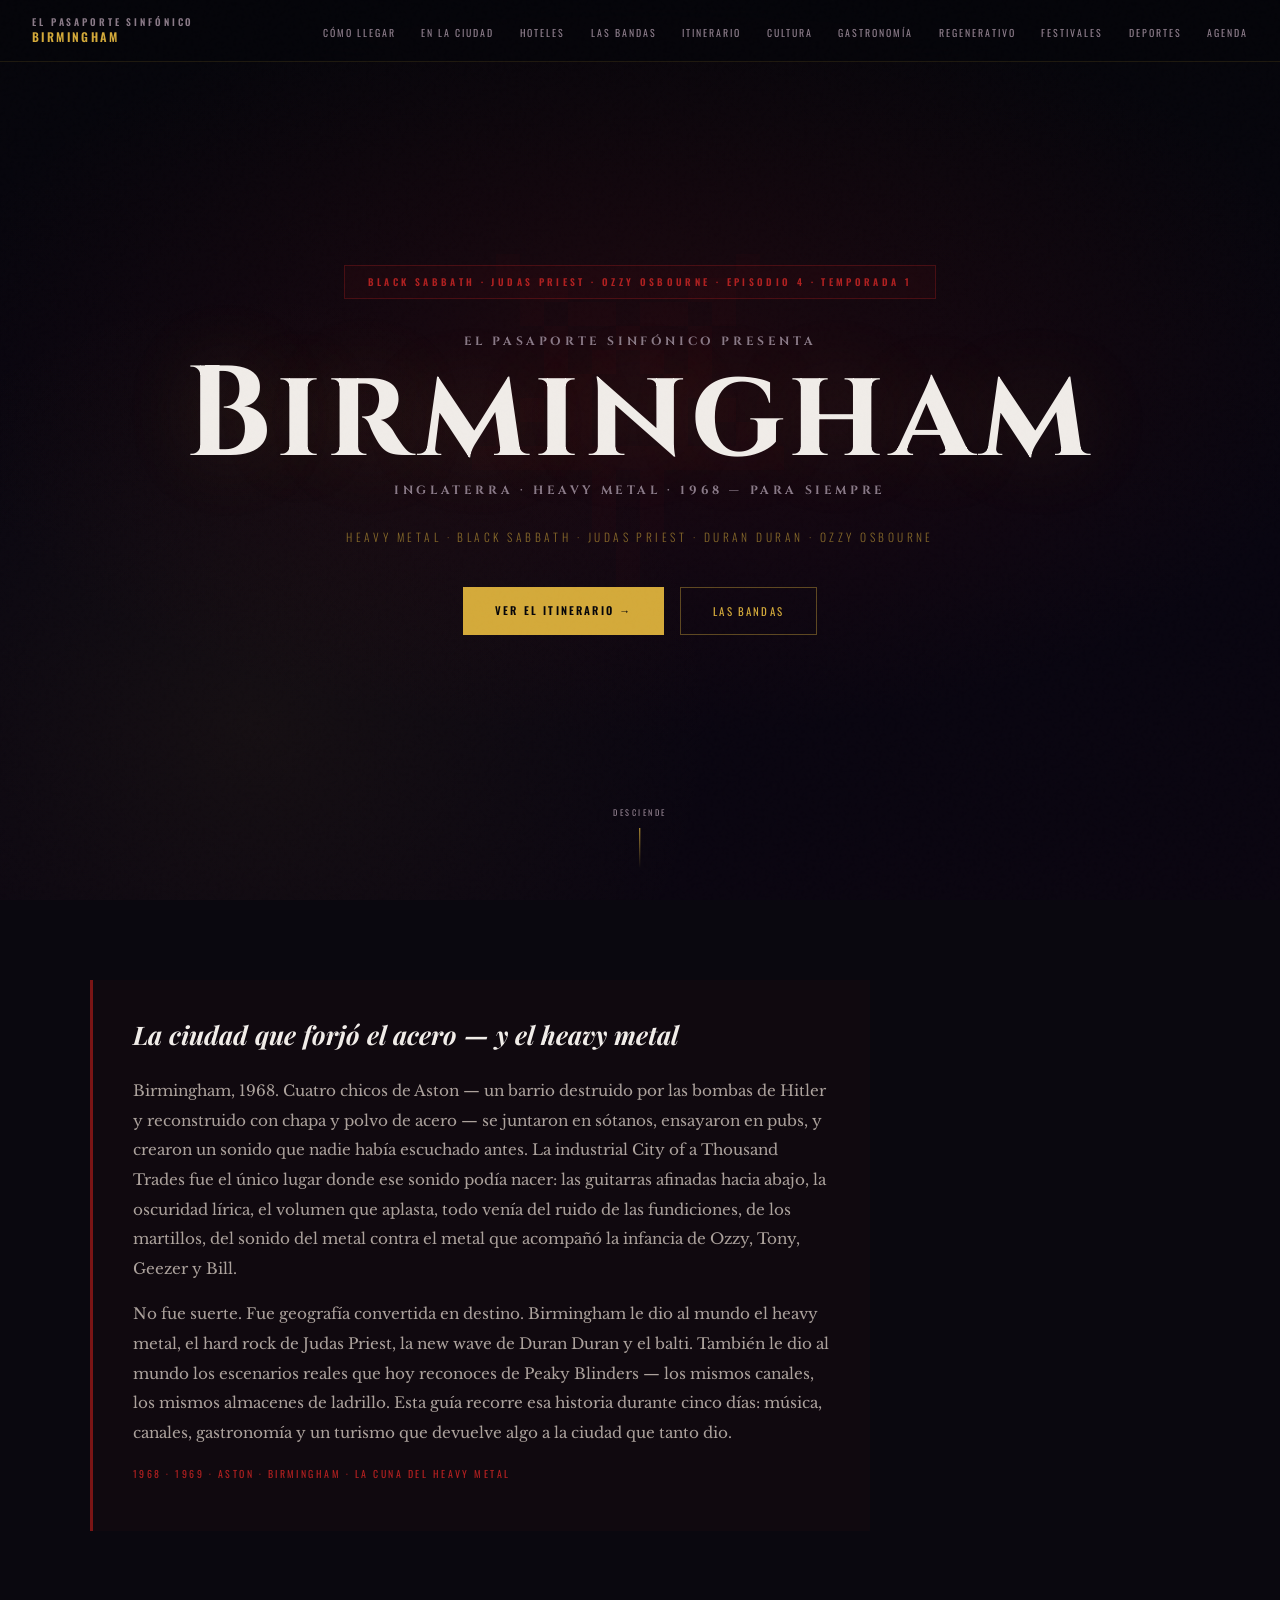
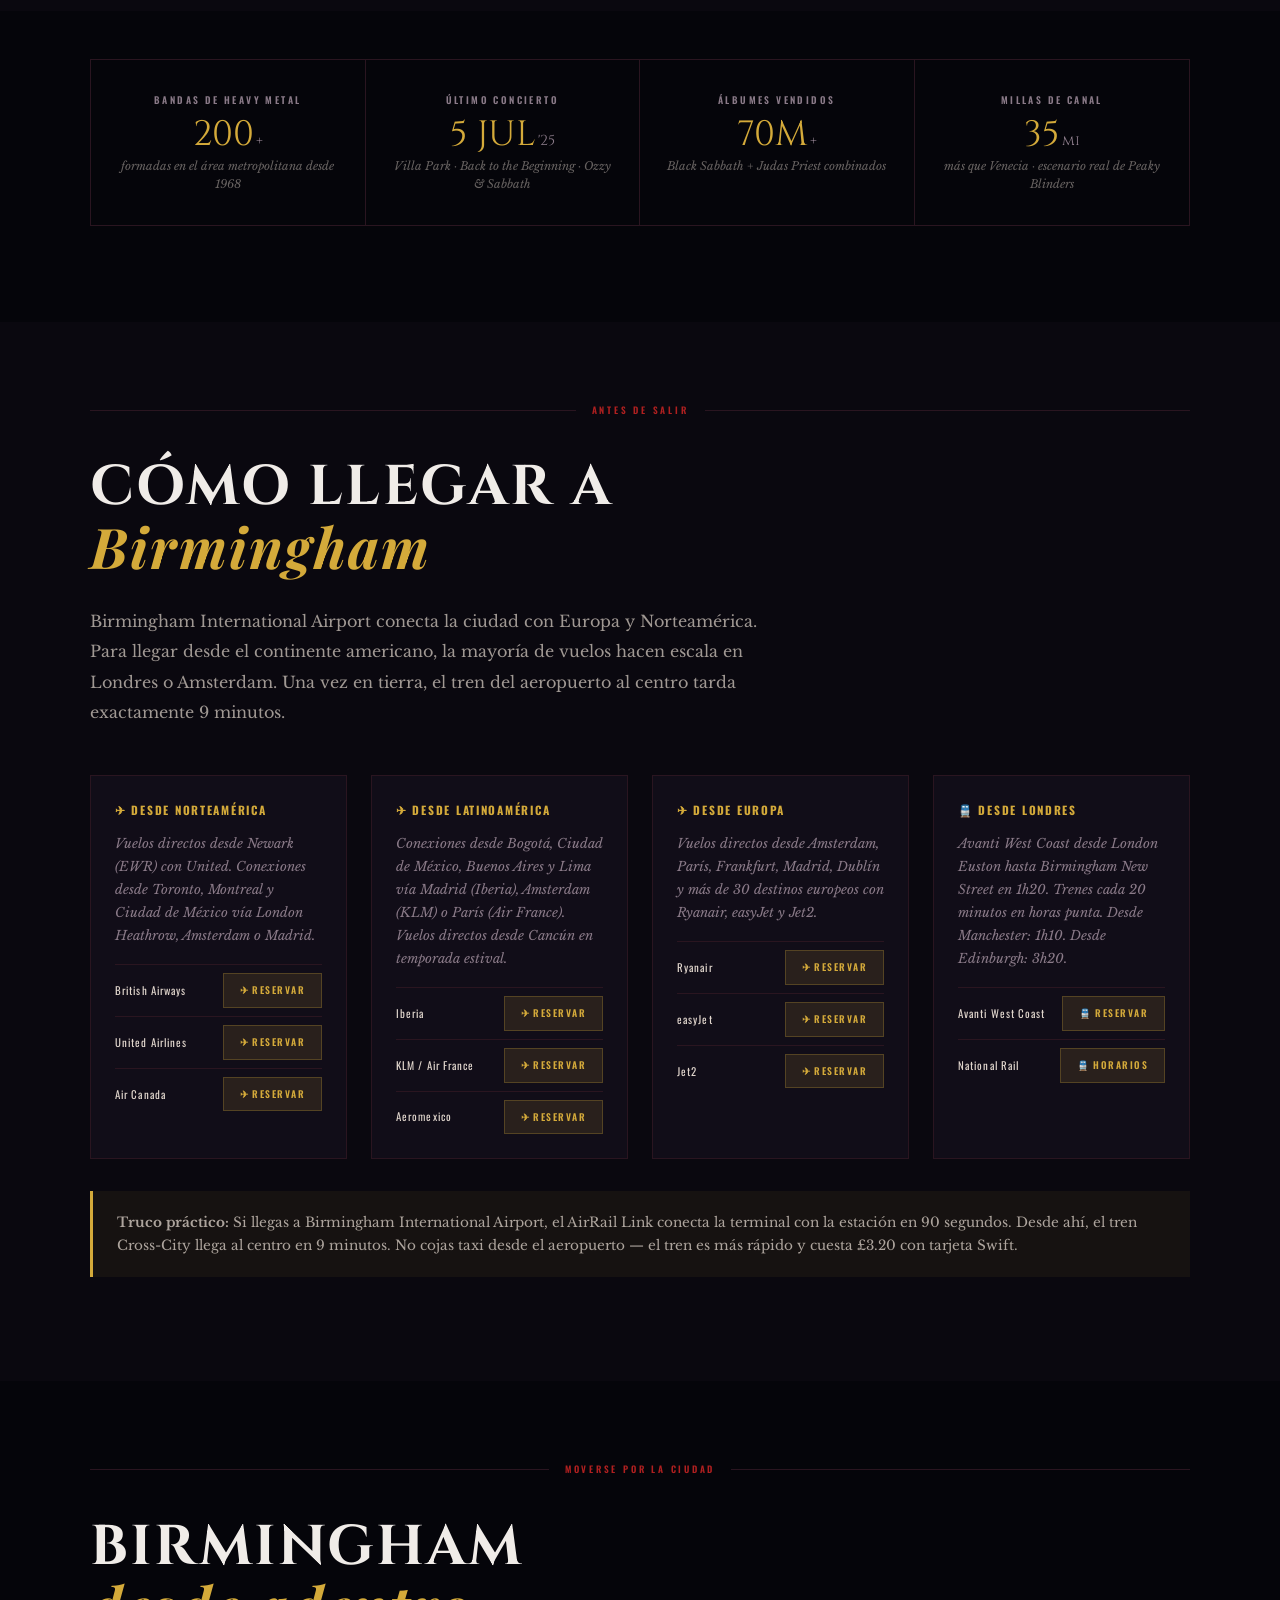
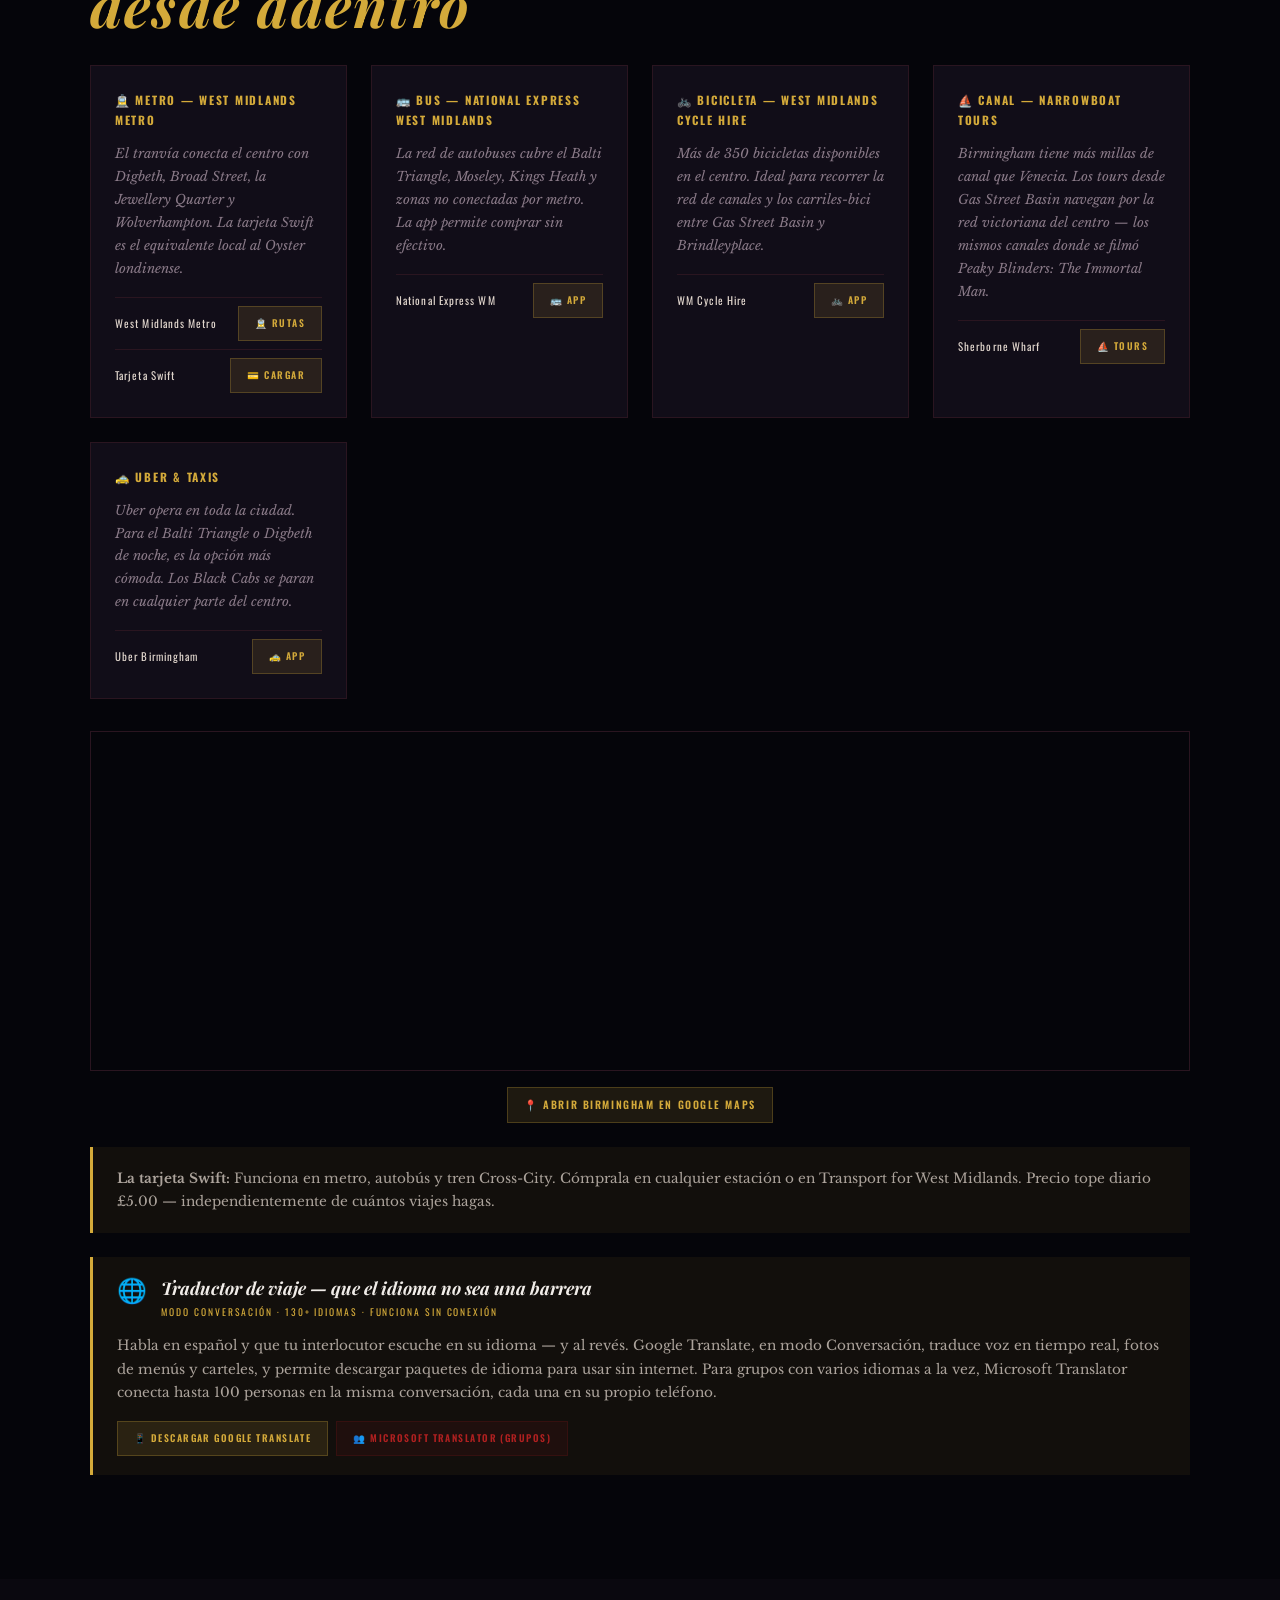
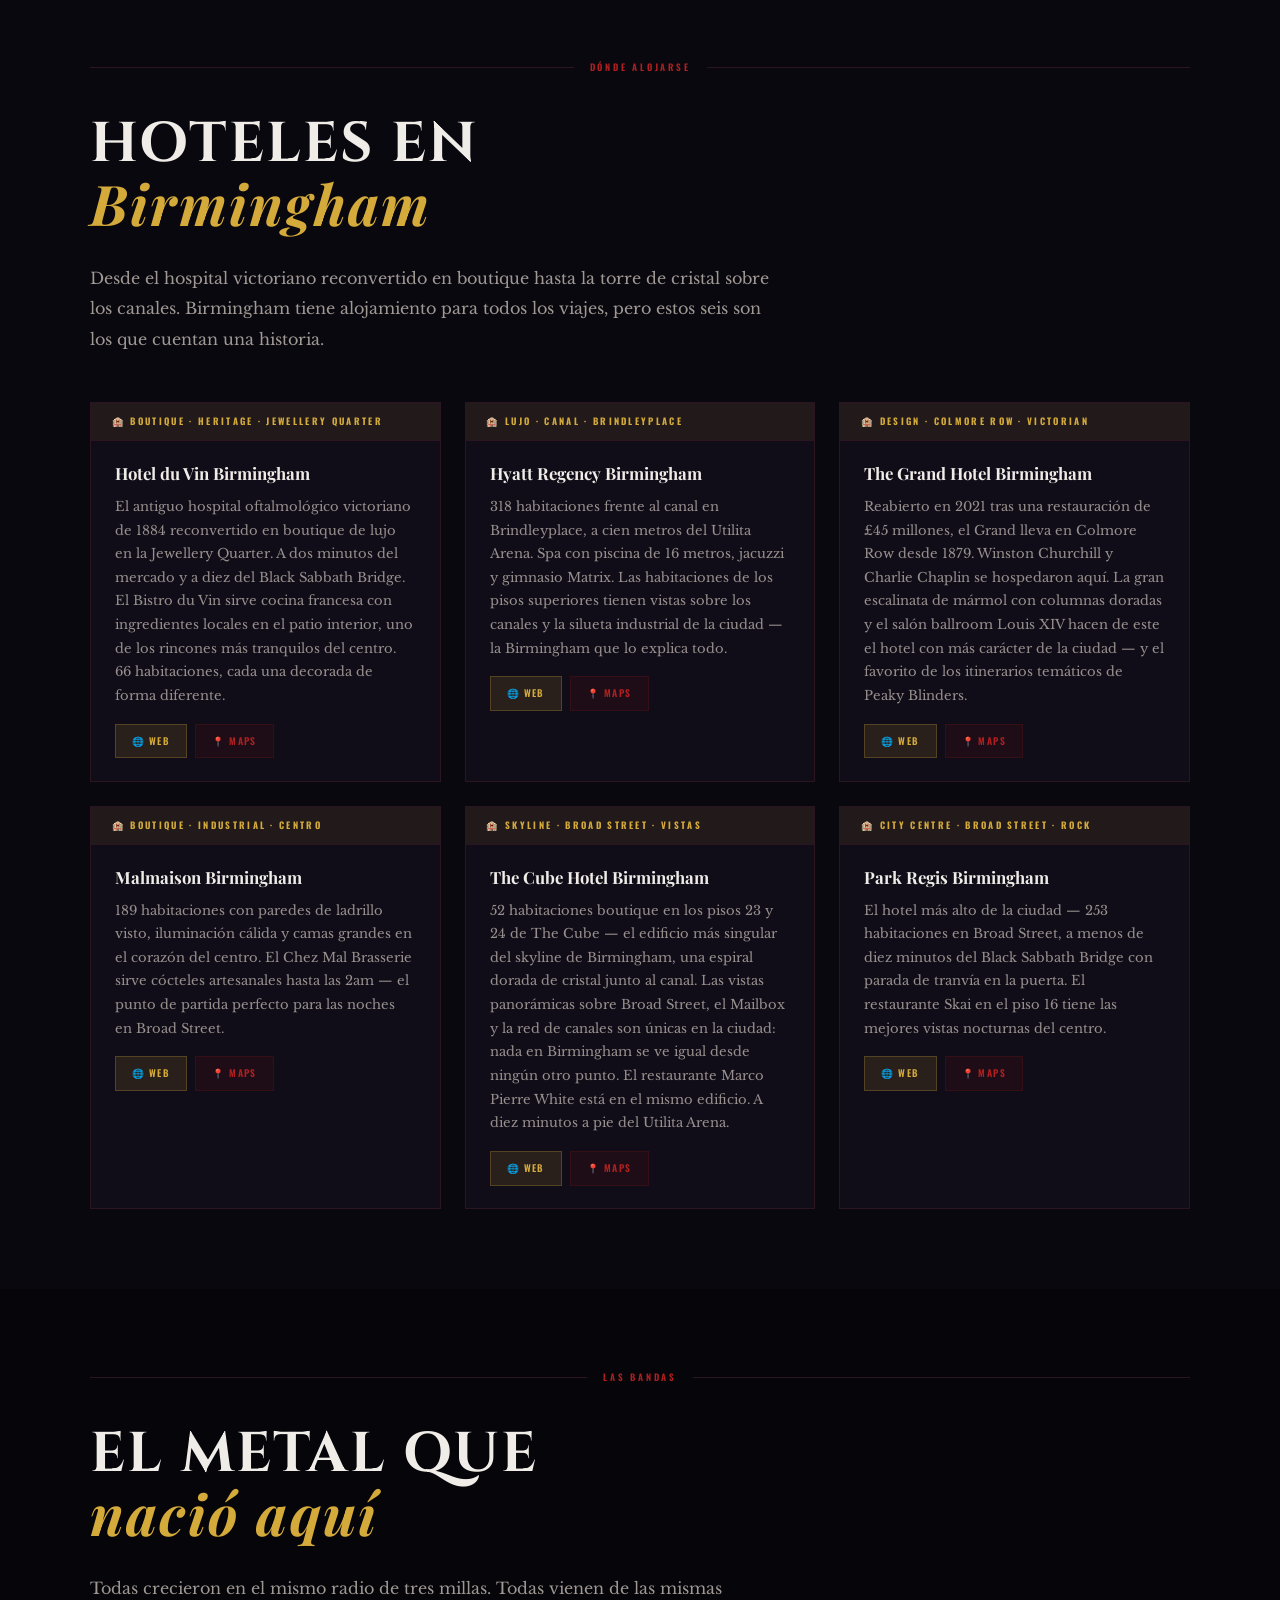
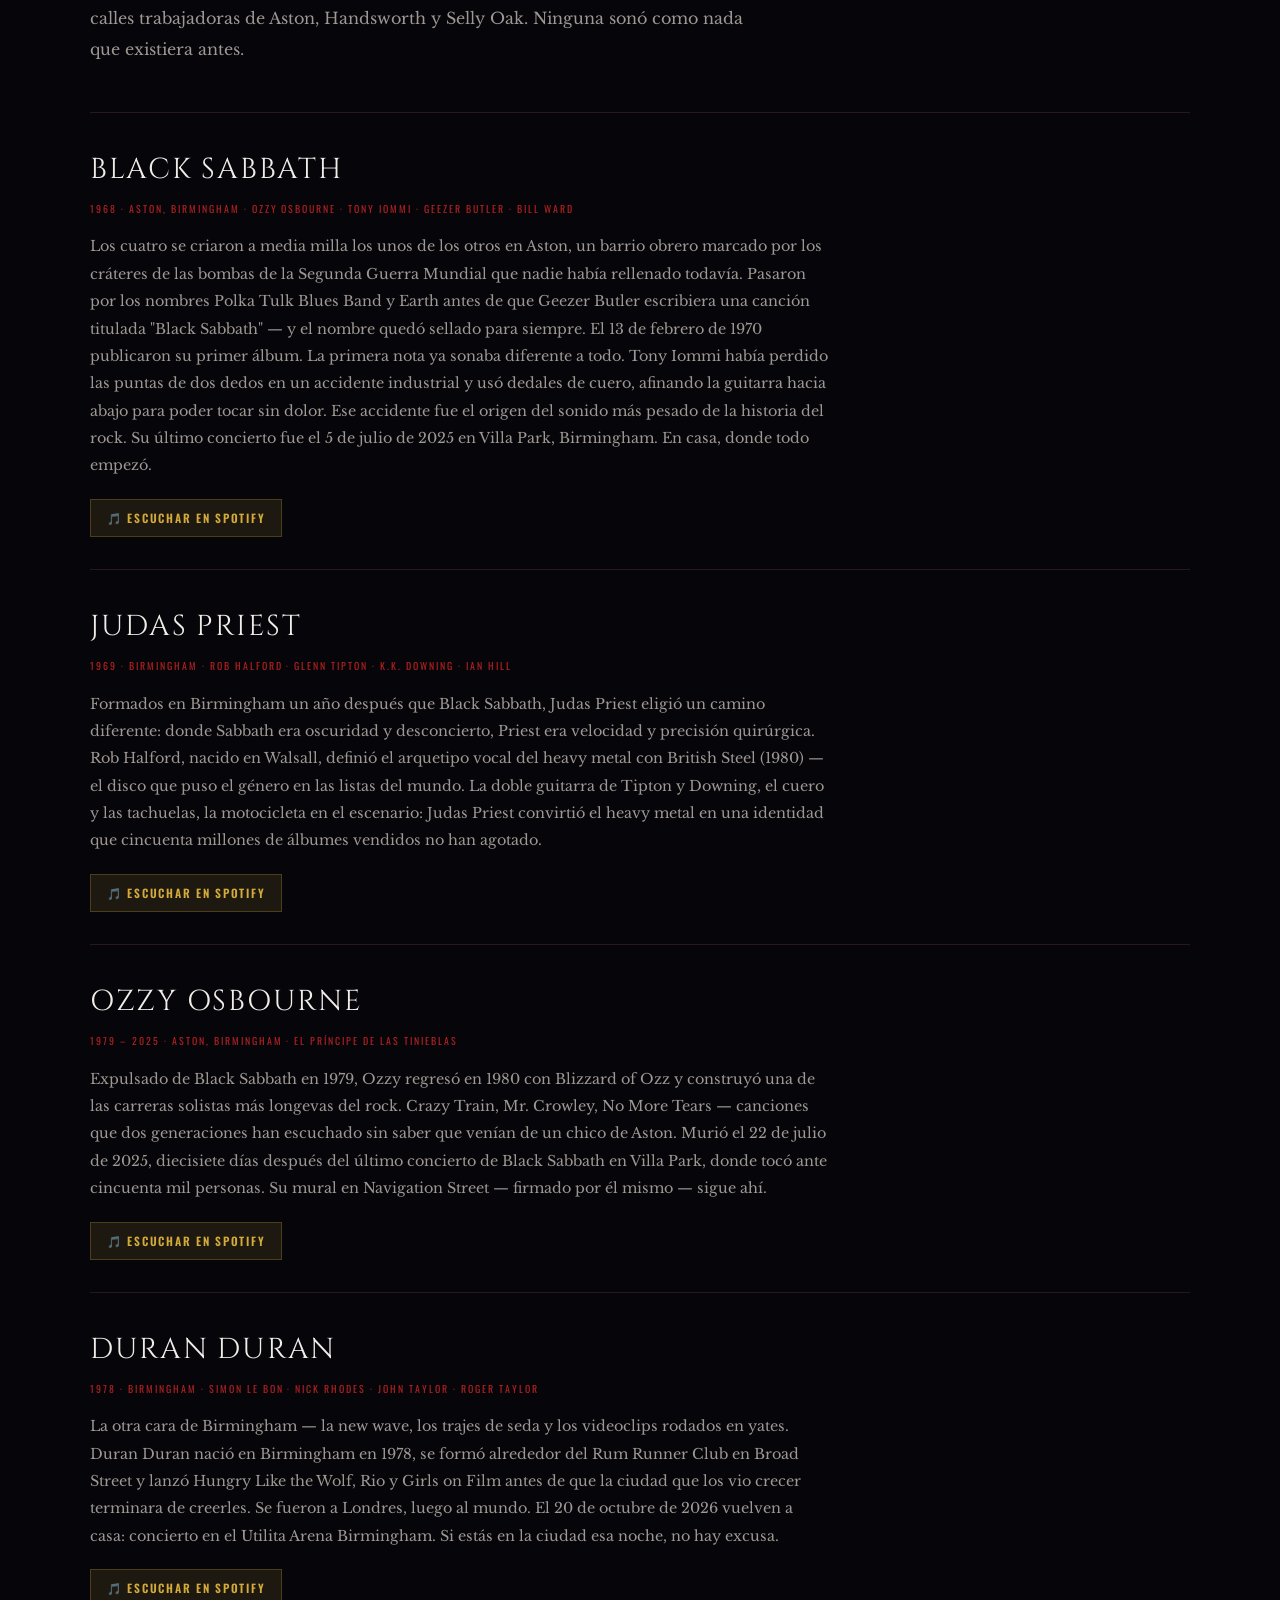
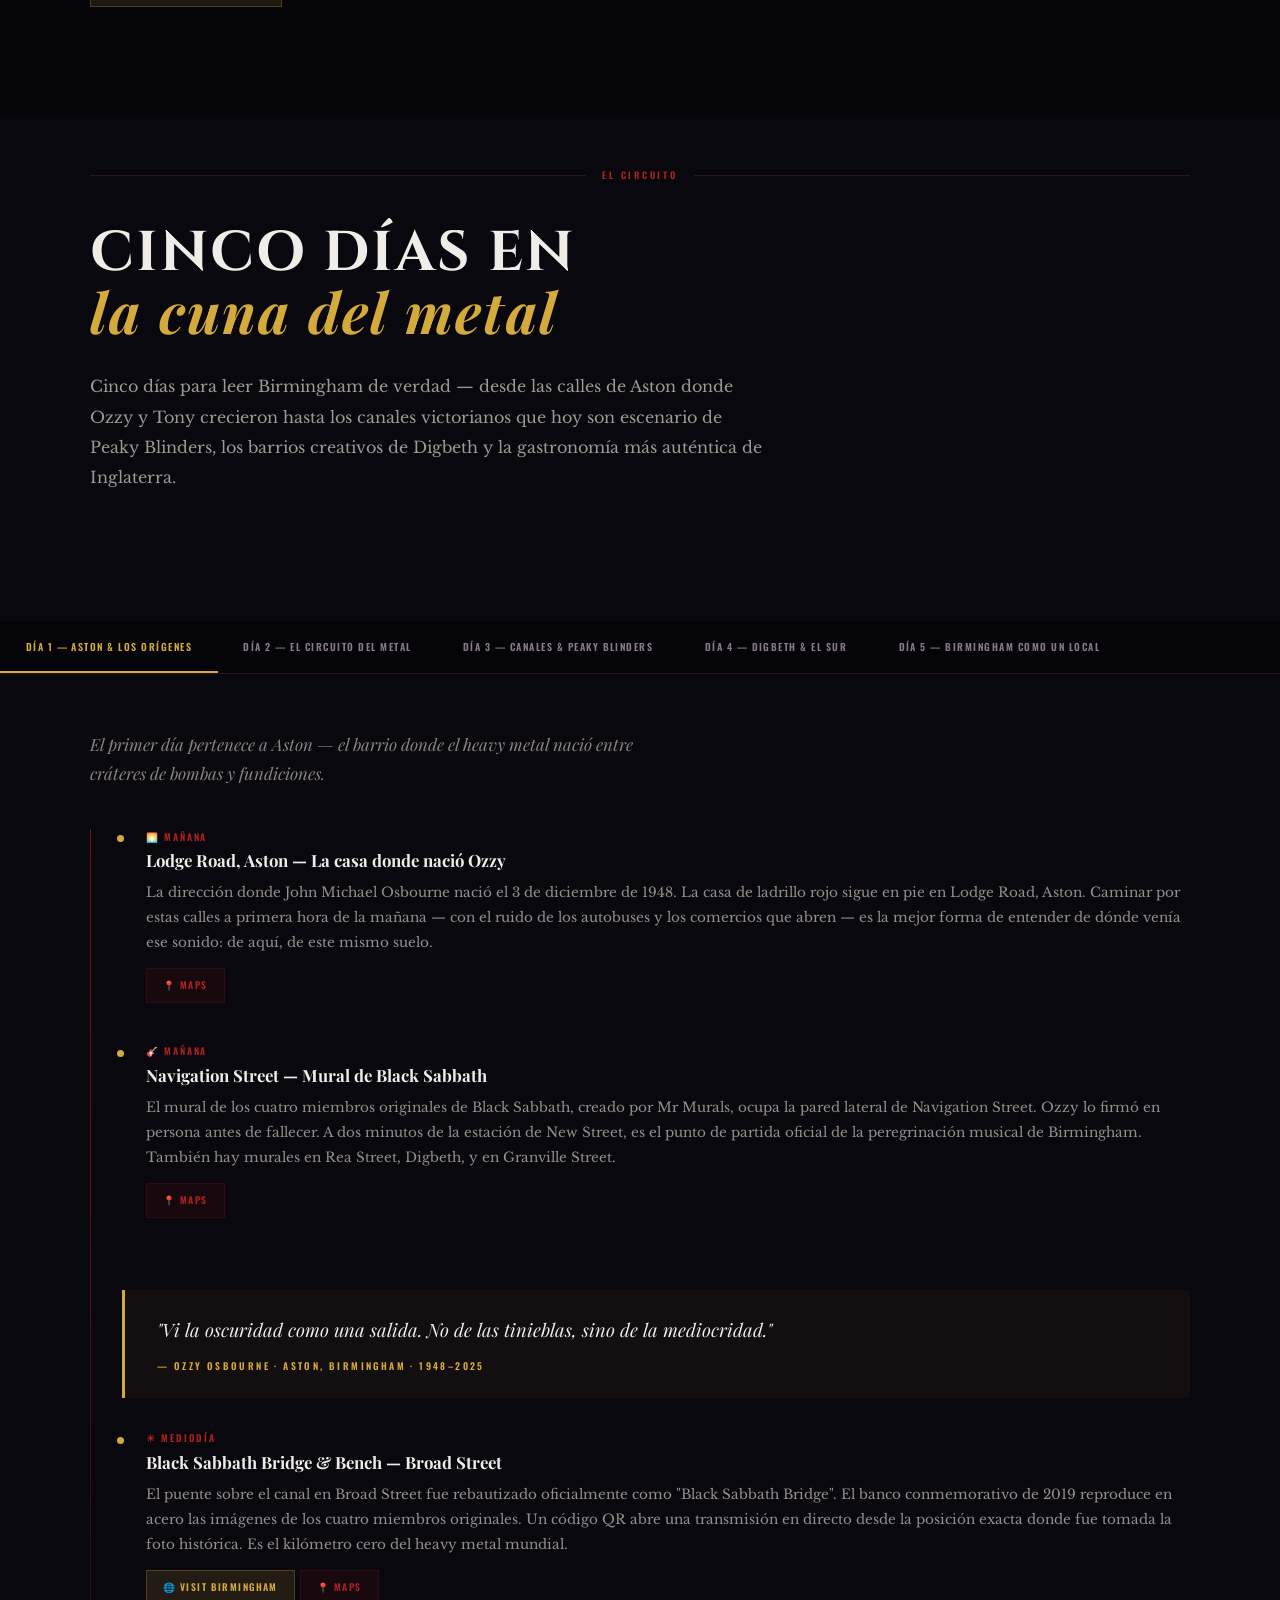
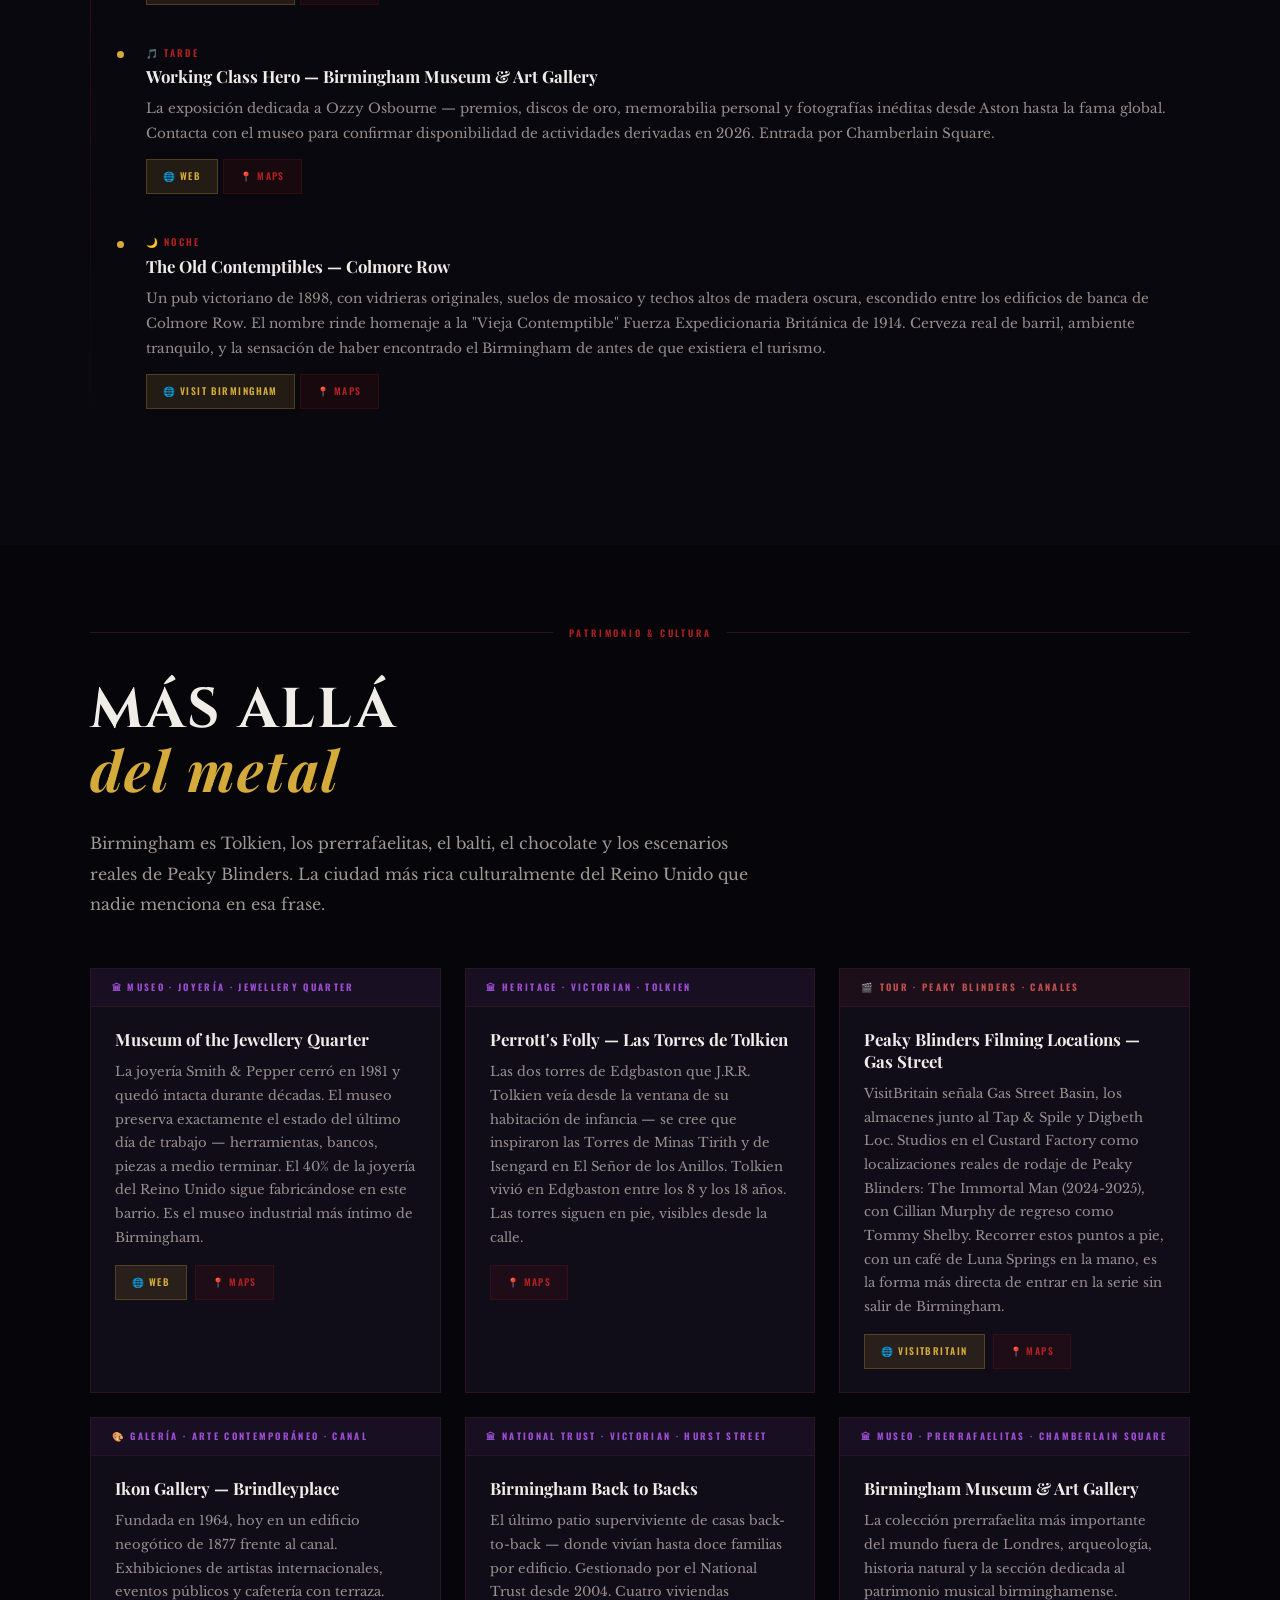
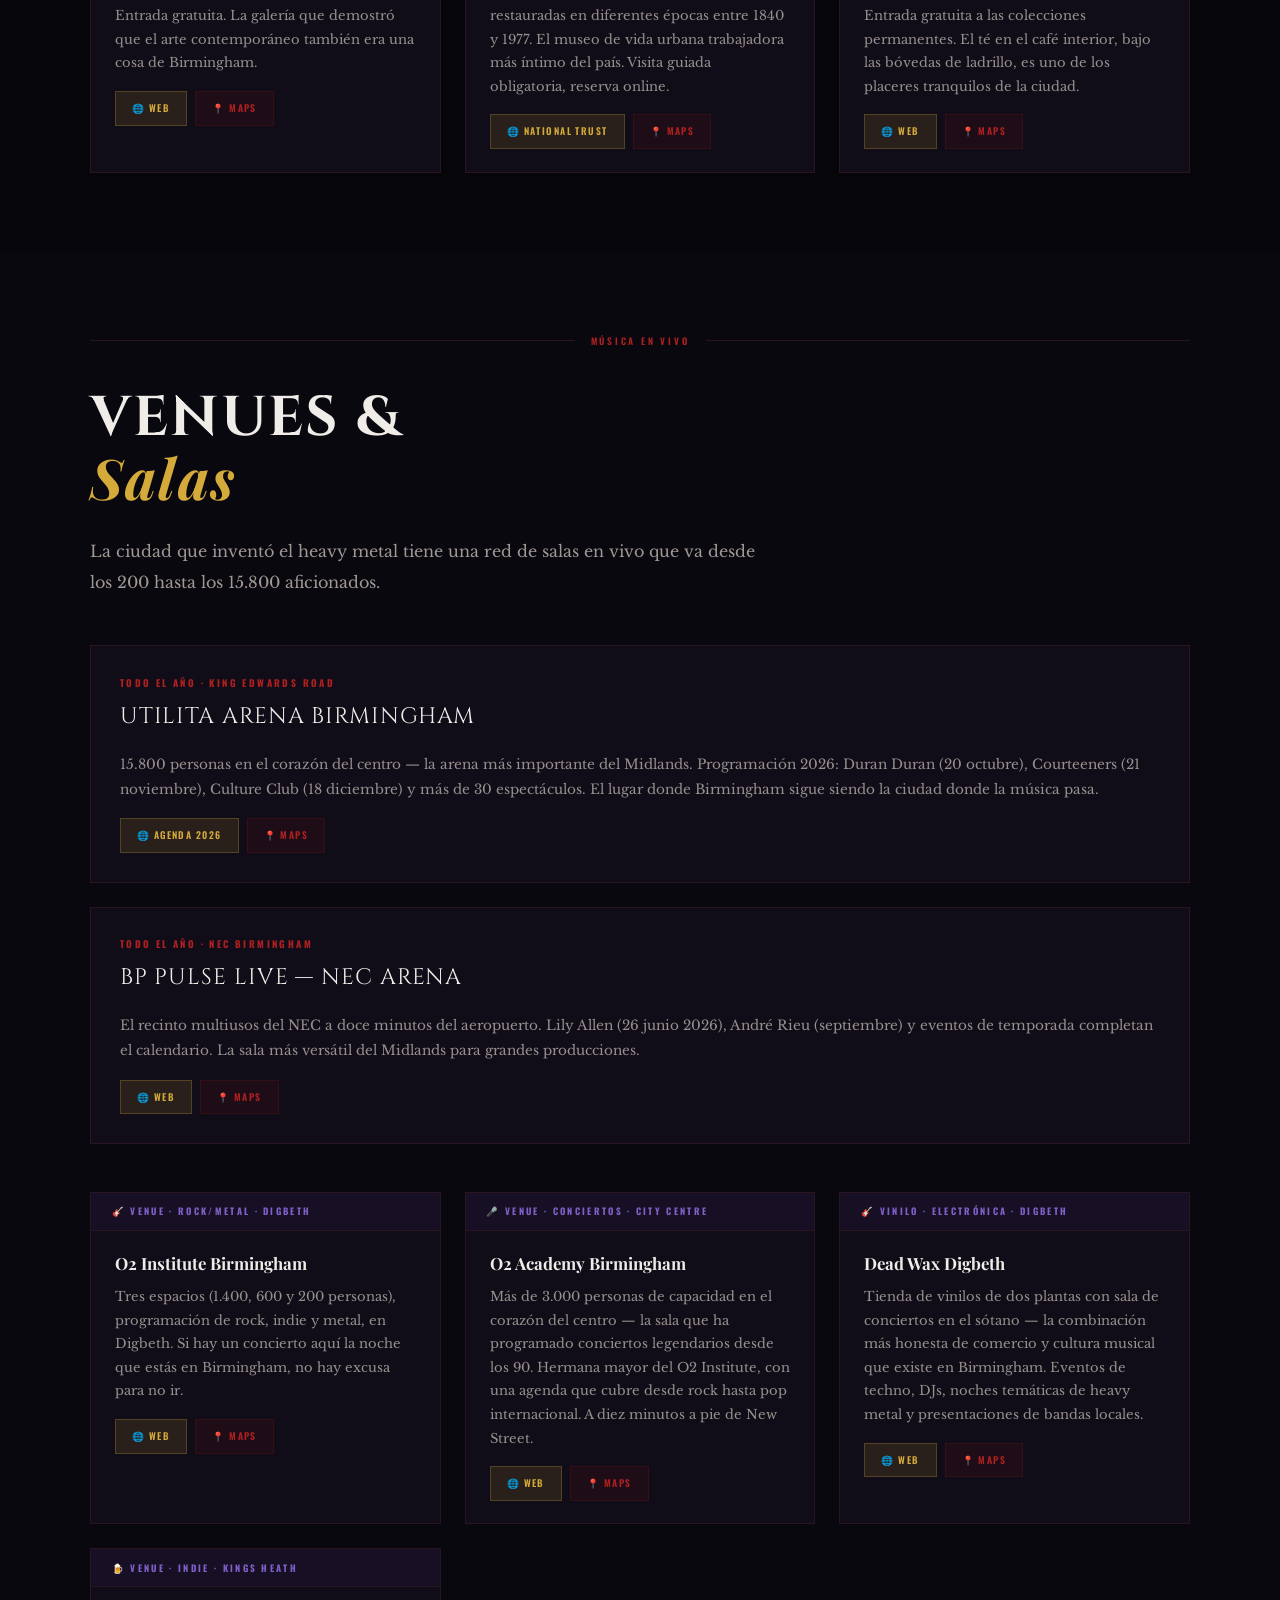
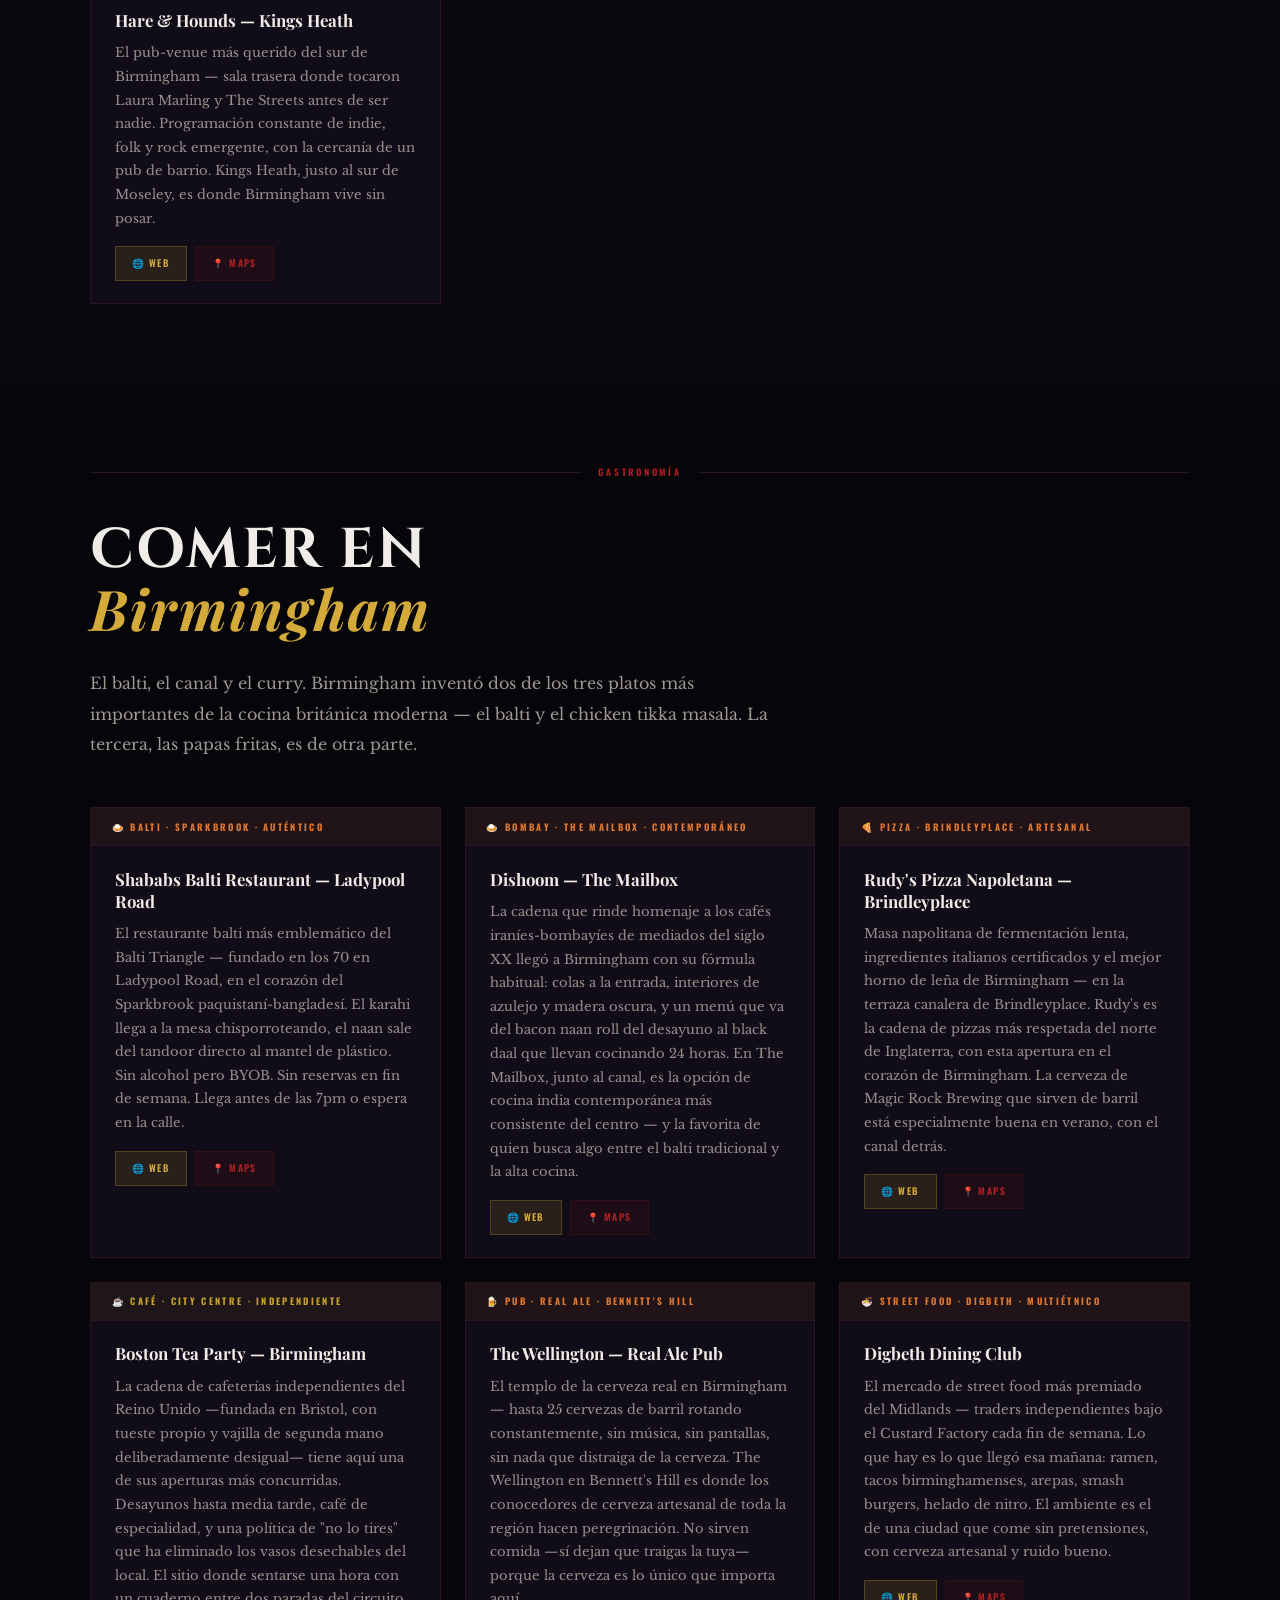
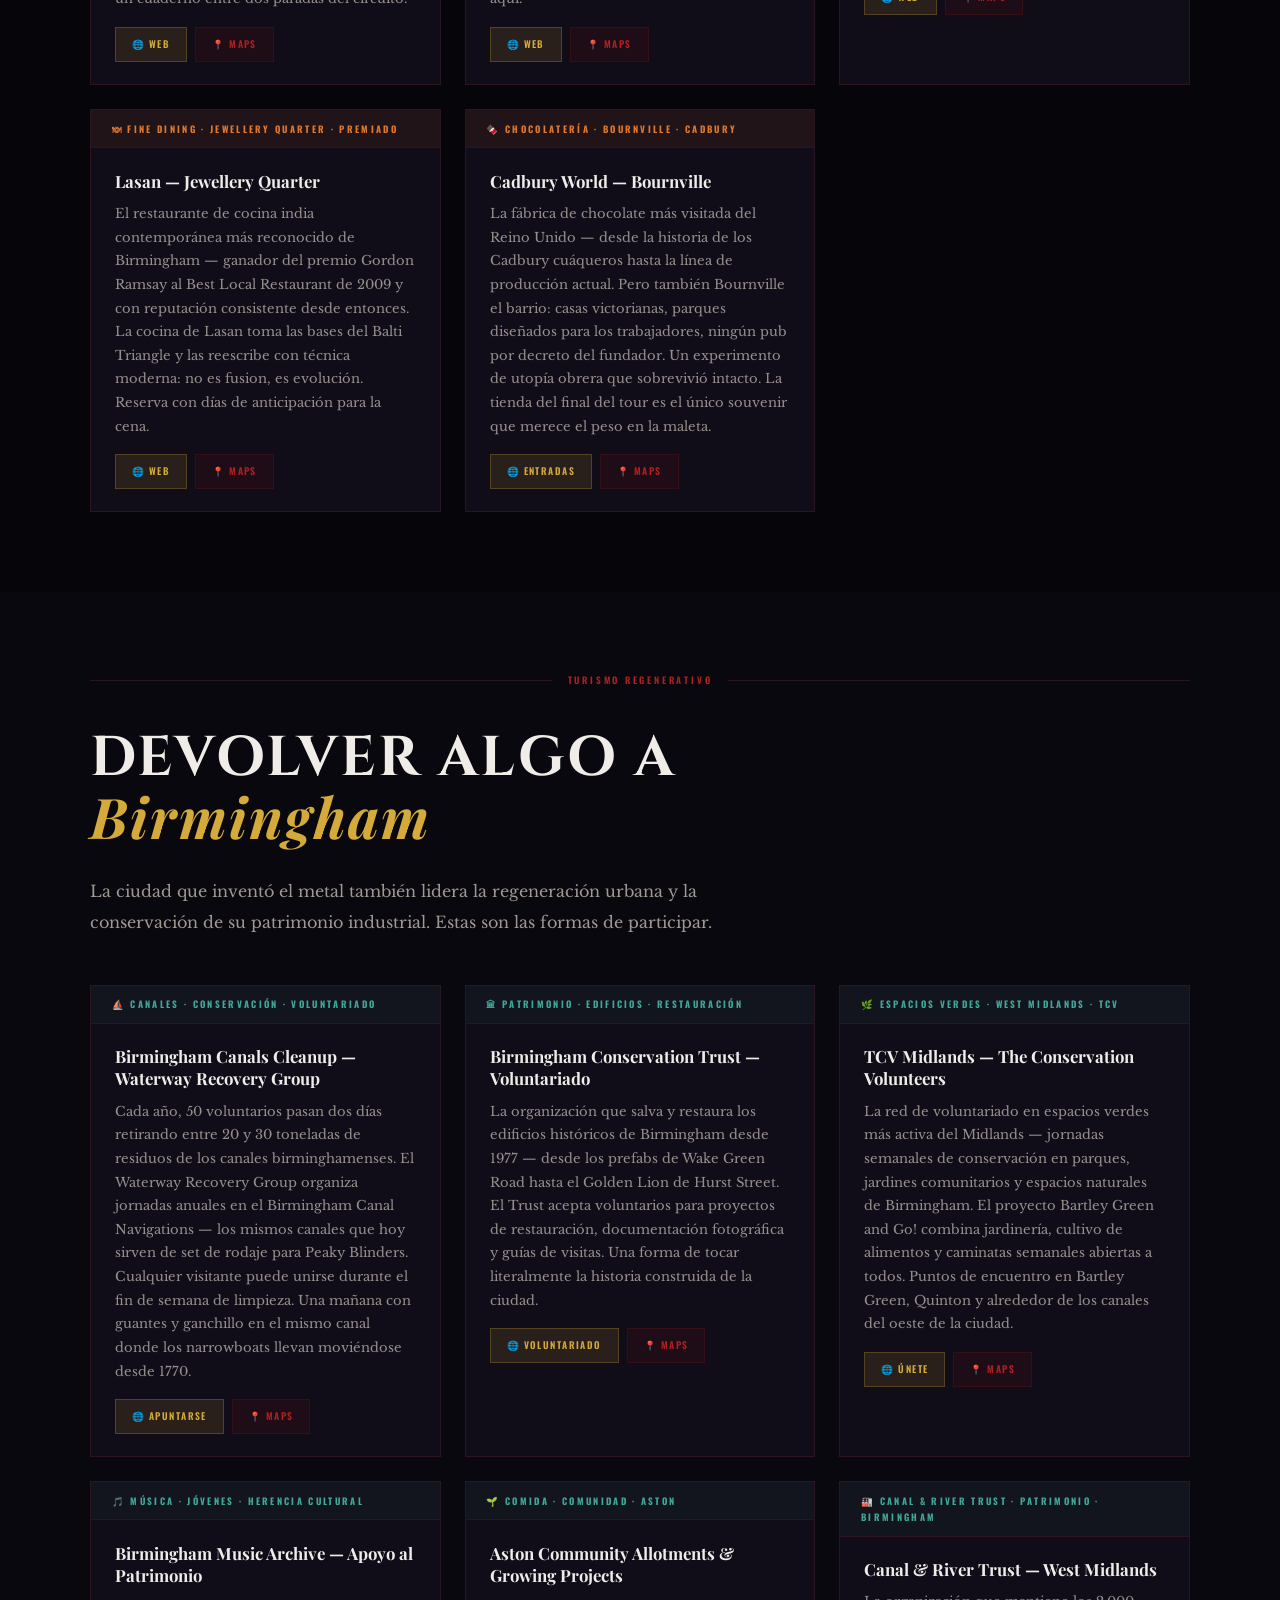
<file: design_handoff_pasaporte_sinfonico/guias/birmingham-guide-3.html>
<!DOCTYPE html>
<html lang="es">
<head>
<meta charset="UTF-8">
<meta name="viewport" content="width=device-width, initial-scale=1.0">
<title>Birmingham — El Pasaporte Sinfónico · Episodio 4 · Heavy Metal</title>
<link rel="preconnect" href="https://fonts.googleapis.com">
<link rel="preconnect" href="https://fonts.gstatic.com" crossorigin>
<link href="https://fonts.googleapis.com/css2?family=Playfair+Display:ital,wght@0,400;0,700;0,900;1,400;1,700&family=Cinzel:wght@700;900&family=Libre+Baskerville:ital,wght@0,400;0,700;1,400&family=Oswald:wght@300;400;600;700&display=swap" rel="stylesheet">
<style>
:root {
  --base-1: #05050a;
  --base-2: #0a080f;
  --base-3: #110d18;
  --base-4: #1a1020;
  --accent:        #d4aa3a;
  --accent-bright: #f0c84a;
  --accent-deep:   #8a6820;
  --secondary:       #7a1515;
  --secondary-glow:  #b02020;
  --secondary-light: rgba(122,21,21,0.15);
  --bone:  #f0ece8;
  --parch: #e0d5cc;
  --smoke: #8a7a88;
  --rule:  #2a1520;
  --f-display: 'Cinzel', serif;
  --f-head: 'Playfair Display', serif;
  --f-body: 'Libre Baskerville', serif;
  --f-label: 'Oswald', sans-serif;
}
*, *::before, *::after { box-sizing: border-box; margin: 0; padding: 0; }
html { scroll-behavior: smooth; }
body {
  background: var(--base-1);
  color: var(--parch);
  font-family: var(--f-body);
  font-size: 16px;
  line-height: 1.75;
  overflow-x: hidden;
}
body::after {
  content: '';
  position: fixed;
  inset: 0;
  background-image: url("data:image/svg+xml,%3Csvg viewBox='0 0 256 256' xmlns='http://www.w3.org/2000/svg'%3E%3Cfilter id='noise'%3E%3CfeTurbulence type='fractalNoise' baseFrequency='0.9' numOctaves='4' stitchTiles='stitch'/%3E%3C/filter%3E%3Crect width='100%25' height='100%25' filter='url(%23noise)' opacity='0.04'/%3E%3C/svg%3E");
  pointer-events: none;
  z-index: 9999;
  opacity: 0.4;
}
.nav {
  position: fixed; top: 0; left: 0; right: 0; z-index: 1000;
  height: 62px;
  display: flex; align-items: center; justify-content: space-between;
  padding: 0 2rem;
  background: rgba(5,5,10,0.85);
  backdrop-filter: blur(12px);
  border-bottom: 1px solid rgba(212,170,58,0.12);
}
.nav-logo {
  font-family: var(--f-label); font-size: 0.75rem; font-weight: 600;
  letter-spacing: 0.2em; text-transform: uppercase;
  color: var(--accent); text-decoration: none; line-height: 1.3;
}
.nav-logo em { display: block; font-style: normal; color: var(--smoke); font-size: 0.6rem; letter-spacing: 0.3em; }
.nav-links { display: flex; gap: 1.6rem; list-style: none; }
.nav-links a {
  font-family: var(--f-label); font-size: 0.62rem; font-weight: 400;
  letter-spacing: 0.2em; text-transform: uppercase;
  color: var(--smoke); text-decoration: none;
  transition: color 0.2s;
}
.nav-links a:hover, .nav-links a.active { color: var(--accent); }
@media (max-width: 900px) { .nav-links { display: none; } }
.hero {
  position: relative; height: 100vh; min-height: 600px;
  display: flex; flex-direction: column;
  align-items: center; justify-content: center;
  text-align: center; padding: 2rem;
  overflow: hidden;
}
.hero-bg {
  position: absolute; inset: 0; z-index: 0;
  background:
    radial-gradient(ellipse 80% 60% at 50% 40%, rgba(122,21,21,0.18) 0%, transparent 70%),
    radial-gradient(ellipse 60% 80% at 20% 80%, rgba(212,170,58,0.06) 0%, transparent 60%),
    linear-gradient(180deg, var(--base-1) 0%, #080510 60%, #0a0510 100%);
}
.hero-watermark {
  position: absolute; top: 50%; left: 50%; transform: translate(-50%,-50%);
  font-size: 30vw; line-height: 1; color: var(--secondary);
  opacity: 0.04; font-family: var(--f-display);
  pointer-events: none; user-select: none; z-index: 1;
}
.episode-badge {
  position: relative; z-index: 2;
  font-family: var(--f-label); font-size: 0.6rem; font-weight: 600;
  letter-spacing: 0.35em; text-transform: uppercase;
  color: var(--secondary-glow);
  border: 1px solid rgba(176,32,32,0.3);
  padding: 0.5rem 1.4rem; margin-bottom: 2rem;
  background: rgba(122,21,21,0.08);
}
.hero-title {
  position: relative; z-index: 2;
  font-family: var(--f-display);
  display: flex; flex-direction: column; gap: 0.4rem;
  margin-bottom: 1.6rem;
}
.hero-title .under {
  font-size: clamp(0.55rem, 1.2vw, 0.75rem);
  letter-spacing: 0.3em; color: var(--smoke); font-weight: 700; text-transform: uppercase;
}
.hero-title .city {
  font-size: clamp(3.5rem, 10vw, 8rem);
  letter-spacing: 0.05em; color: var(--bone); line-height: 0.9;
  text-shadow: 0 0 80px rgba(212,170,58,0.15);
}
.hero-subtitle {
  position: relative; z-index: 2;
  font-family: var(--f-label); font-size: 0.72rem; font-weight: 300;
  letter-spacing: 0.3em; text-transform: uppercase; color: rgba(212,170,58,0.6);
  margin-bottom: 2.5rem;
}
.hero-ctas {
  position: relative; z-index: 2;
  display: flex; gap: 1rem; flex-wrap: wrap; justify-content: center;
}
.btn-primary {
  font-family: var(--f-label); font-size: 0.68rem; font-weight: 600;
  letter-spacing: 0.2em; text-transform: uppercase;
  background: var(--accent); color: #05050a;
  padding: 0.85rem 2rem; text-decoration: none;
  transition: background 0.2s, transform 0.2s;
}
.btn-primary:hover { background: var(--accent-bright); transform: translateY(-1px); }
.btn-ghost {
  font-family: var(--f-label); font-size: 0.68rem; font-weight: 400;
  letter-spacing: 0.2em; text-transform: uppercase;
  border: 1px solid rgba(212,170,58,0.4); color: var(--accent);
  padding: 0.85rem 2rem; text-decoration: none;
  transition: border-color 0.2s, background 0.2s;
}
.btn-ghost:hover { border-color: var(--accent); background: rgba(212,170,58,0.06); }
.scroll-hint {
  position: absolute; bottom: 2rem; left: 50%; transform: translateX(-50%);
  z-index: 2; text-align: center;
  font-family: var(--f-label); font-size: 0.52rem; letter-spacing: 0.3em;
  color: var(--smoke); text-transform: uppercase;
}
.scroll-arrow {
  width: 1px; height: 40px; background: linear-gradient(to bottom, var(--accent), transparent);
  margin: 0.5rem auto 0;
  animation: scrollPulse 2s ease-in-out infinite;
}
@keyframes scrollPulse {
  0%, 100% { opacity: 0.3; transform: scaleY(0.8); }
  50% { opacity: 1; transform: scaleY(1); }
}
.section { padding: 5rem 2rem; }
.section-inner { max-width: 1100px; margin: 0 auto; }
.section-rule {
  display: flex; align-items: center; gap: 1rem;
  margin-bottom: 2.5rem;
}
.section-rule::before, .section-rule::after {
  content: ''; flex: 1; height: 1px; background: var(--rule);
}
.section-tag {
  font-family: var(--f-label); font-size: 0.58rem; font-weight: 600;
  letter-spacing: 0.3em; text-transform: uppercase; color: var(--secondary-glow);
  white-space: nowrap;
}
.section-title {
  font-family: var(--f-display); font-size: clamp(2rem, 5vw, 3.5rem);
  color: var(--bone); line-height: 1.05; margin-bottom: 1.5rem;
  text-transform: uppercase; letter-spacing: 0.04em;
}
.section-title em { color: var(--accent); font-style: italic; font-family: var(--f-head); text-transform: none; }
.section-lead {
  font-family: var(--f-body); font-size: 1rem; line-height: 1.9;
  color: rgba(224,213,204,0.7); max-width: 680px; margin-bottom: 3rem;
}
.tribute-box {
  border-left: 3px solid var(--secondary);
  padding: 2rem 2.5rem;
  background: rgba(122,21,21,0.06);
  max-width: 780px;
}
.tribute-box h2 {
  font-family: var(--f-head); font-size: 1.6rem; font-weight: 700;
  color: var(--bone); margin-bottom: 1.2rem; font-style: italic;
}
.tribute-box p {
  font-family: var(--f-body); font-size: 0.95rem; line-height: 1.95;
  color: rgba(224,213,204,0.75); margin-bottom: 1rem;
}
.stats-row {
  display: grid; grid-template-columns: repeat(4,1fr); gap: 0;
  border: 1px solid var(--rule); margin-bottom: 3rem;
}
.stat-cell {
  padding: 2rem 1.5rem; text-align: center;
  border-right: 1px solid var(--rule);
}
.stat-cell:last-child { border-right: none; }
.stat-cell .lbl {
  font-family: var(--f-label); font-size: 0.6rem; font-weight: 600;
  letter-spacing: 0.25em; text-transform: uppercase; color: var(--smoke);
  margin-bottom: 0.5rem;
}
.stat-cell .num {
  font-family: var(--f-display); font-size: 2.2rem; color: var(--accent);
  line-height: 1; margin-bottom: 0.4rem;
}
.stat-cell .num em { font-size: 0.9rem; font-style: normal; color: var(--smoke); margin-left: 2px; }
.stat-cell .desc {
  font-family: var(--f-body); font-size: 0.72rem; font-style: italic;
  color: rgba(224,213,204,0.45); line-height: 1.5;
}
@media (max-width: 600px) { .stats-row { grid-template-columns: repeat(2,1fr); } }
.transport-grid {
  display: grid; grid-template-columns: repeat(auto-fit, minmax(240px, 1fr)); gap: 1.5rem;
  margin-bottom: 2rem;
}
.transport-card {
  background: var(--base-3); border: 1px solid var(--rule);
  padding: 1.5rem;
}
.transport-card h3 {
  font-family: var(--f-label); font-size: 0.72rem; font-weight: 700;
  letter-spacing: 0.15em; text-transform: uppercase; color: var(--accent);
  margin-bottom: 0.8rem;
}
.transport-row {
  display: flex; align-items: center; justify-content: space-between;
  gap: 0.5rem; margin-top: 0.5rem; padding-top: 0.5rem;
  border-top: 1px solid var(--rule);
}
.transport-name {
  font-family: var(--f-label); font-size: 0.68rem; font-weight: 400;
  letter-spacing: 0.1em; color: var(--parch);
}
.map-embed-container {
  width: 100%; height: 340px; border: 1px solid var(--rule);
  margin: 2rem 0 1rem; overflow: hidden;
}
.map-embed-container iframe { width: 100%; height: 100%; border: none; }
.tip-box {
  background: rgba(212,170,58,0.06); border-left: 3px solid var(--accent);
  padding: 1.2rem 1.5rem; margin: 1.5rem 0;
}
.tip-box p {
  font-family: var(--f-body); font-size: 0.85rem; line-height: 1.75;
  color: rgba(224,213,204,0.75);
}
.btn { display: inline-block; text-decoration: none; padding: 0.5rem 1rem; font-family: var(--f-label); font-size: 0.6rem; font-weight: 600; letter-spacing: 0.15em; text-transform: uppercase; transition: opacity 0.2s; }
.btn:hover { opacity: 0.8; }
.btn-web { background: rgba(212,170,58,0.12); color: var(--accent); border: 1px solid rgba(212,170,58,0.25); }
.btn-map { background: rgba(122,21,21,0.12); color: var(--secondary-glow); border: 1px solid rgba(122,21,21,0.25); }
.card-links { display: flex; gap: 0.5rem; flex-wrap: wrap; margin-top: 1rem; }
.cards-grid { display: grid; grid-template-columns: repeat(auto-fill, minmax(300px, 1fr)); gap: 1.5rem; }
.card { background: var(--base-3); border: 1px solid var(--rule); overflow: hidden; }
.card-type {
  font-family: var(--f-label); font-size: 0.58rem; font-weight: 700;
  letter-spacing: 0.25em; text-transform: uppercase;
  padding: 0.65rem 1.3rem; border-bottom: 1px solid var(--rule);
}
.card-type.hotel { background: rgba(212,170,58,0.08); color: var(--accent); }
.card-type.food { background: rgba(200,100,30,0.08); color: #e07830; }
.card-type.cafe { background: rgba(180,130,40,0.08); color: #c8a030; }
.card-type.culture { background: rgba(107,47,160,0.08); color: #9b4fd0; }
.card-type.music { background: rgba(80,40,140,0.1); color: #8060c8; }
.card-type.festival { background: rgba(30,130,60,0.08); color: #48a868; }
.card-type.sustain { background: rgba(30,110,100,0.08); color: #40a898; }
.card-type.tour { background: rgba(160,40,40,0.08); color: #c05050; }
.card-body { padding: 1.4rem 1.5rem; }
.card-title { font-family: var(--f-head); font-size: 1.05rem; font-weight: 700; color: var(--bone); margin-bottom: 0.6rem; line-height: 1.3; }
.card-desc { font-family: var(--f-body); font-size: 0.82rem; line-height: 1.8; color: rgba(224,213,204,0.65); }
.band-spotlight {
  border-top: 1px solid var(--rule);
  padding: 2rem 0;
}
.band-spotlight:first-of-type { border-top: none; }
.band-name {
  font-family: var(--f-display); font-size: 1.8rem; color: var(--bone);
  text-transform: uppercase; letter-spacing: 0.06em; margin-bottom: 0.3rem;
}
.band-years {
  font-family: var(--f-label); font-size: 0.62rem; font-weight: 400;
  letter-spacing: 0.2em; color: var(--secondary-glow); text-transform: uppercase;
  margin-bottom: 1rem;
}
.band-desc { font-family: var(--f-body); font-size: 0.9rem; line-height: 1.9; color: rgba(224,213,204,0.7); max-width: 740px; }
.tabs-nav {
  position: sticky; top: 62px; z-index: 100;
  background: rgba(5,5,10,0.92); backdrop-filter: blur(10px);
  border-bottom: 1px solid var(--rule);
  overflow-x: auto; -webkit-overflow-scrolling: touch;
}
.tabs-nav-inner { display: flex; min-width: max-content; }
.tab-btn {
  font-family: var(--f-label); font-size: 0.62rem; font-weight: 600;
  letter-spacing: 0.15em; text-transform: uppercase;
  color: var(--smoke); background: none; border: none;
  padding: 1.1rem 1.6rem; cursor: pointer;
  border-bottom: 2px solid transparent;
  transition: color 0.2s, border-color 0.2s;
  white-space: nowrap;
}
.tab-btn:hover { color: var(--parch); }
.tab-btn.active { color: var(--accent); border-bottom-color: var(--accent); }
.tab-content { display: none; padding: 2rem 0; }
.tab-content.active { display: block; }
.timeline { position: relative; padding-left: 2rem; }
.timeline::before {
  content: ''; position: absolute; left: 0; top: 0; bottom: 0;
  width: 1px; background: linear-gradient(to bottom, var(--secondary), transparent);
}
.tl-item { position: relative; padding: 0 0 2.5rem 1.5rem; }
.tl-item::before {
  content: ''; position: absolute; left: -0.3rem; top: 0.4rem;
  width: 7px; height: 7px; background: var(--accent);
  border-radius: 50%;
}
.tl-time {
  font-family: var(--f-label); font-size: 0.6rem; font-weight: 600;
  letter-spacing: 0.2em; text-transform: uppercase; color: var(--secondary-glow);
  margin-bottom: 0.3rem;
}
.tl-place {
  font-family: var(--f-head); font-size: 1.05rem; font-weight: 700;
  color: var(--bone); margin-bottom: 0.5rem; line-height: 1.3;
}
.tl-desc { font-family: var(--f-body); font-size: 0.85rem; line-height: 1.85; color: rgba(224,213,204,0.65); margin-bottom: 0.8rem; }
.quote-block {
  border-left: 3px solid var(--accent);
  padding: 1.5rem 2rem; margin: 2rem 0;
  background: rgba(212,170,58,0.04);
}
.quote-text {
  font-family: var(--f-head); font-size: 1.15rem; font-style: italic;
  color: var(--bone); line-height: 1.7; margin-bottom: 0.8rem;
}
.quote-source {
  font-family: var(--f-label); font-size: 0.6rem; font-weight: 600;
  letter-spacing: 0.25em; text-transform: uppercase; color: var(--accent);
}
.festival-card {
  background: var(--base-3); border: 1px solid var(--rule);
  padding: 1.8rem; margin-bottom: 1.5rem;
}
.festival-header { margin-bottom: 1rem; }
.festival-dates {
  font-family: var(--f-label); font-size: 0.6rem; font-weight: 700;
  letter-spacing: 0.25em; text-transform: uppercase; color: var(--secondary-glow);
  margin-bottom: 0.3rem;
}
.festival-name {
  font-family: var(--f-display); font-size: 1.4rem; color: var(--bone);
  text-transform: uppercase; letter-spacing: 0.04em;
}
.festival-desc { font-family: var(--f-body); font-size: 0.85rem; line-height: 1.85; color: rgba(224,213,204,0.65); }
.fade-up { opacity: 0; transform: translateY(28px); transition: opacity 0.65s ease, transform 0.65s ease; }
.fade-up.visible { opacity: 1; transform: translateY(0); }
</style>
</head>
<body>

<!-- NAV -->
<nav class="nav">
  <a href="#top" class="nav-logo">
    <em>El Pasaporte Sinfónico</em>
    Birmingham
  </a>
  <ul class="nav-links">
    <li><a href="#llegada">Cómo Llegar</a></li>
    <li><a href="#local">En la Ciudad</a></li>
    <li><a href="#hoteles">Hoteles</a></li>
    <li><a href="#bandas">Las Bandas</a></li>
    <li><a href="#itinerario">Itinerario</a></li>
    <li><a href="#cultura">Cultura</a></li>
    <li><a href="#gastronomia">Gastronomía</a></li>
    <li><a href="#regenerativo">Regenerativo</a></li>
    <li><a href="#festivales">Festivales</a></li>
    <li><a href="#football">Deportes</a></li>
    <li><a href="#agenda">Agenda</a></li>
  </ul>
</nav>

<!-- HERO -->
<section class="hero" id="top">
  <div class="hero-bg"></div>
  <div class="hero-watermark">⛧</div>
  <div class="episode-badge">Black Sabbath · Judas Priest · Ozzy Osbourne · Episodio 4 · Temporada 1</div>
  <h1 class="hero-title">
    <span class="under">El Pasaporte Sinfónico presenta</span>
    <span class="city">Birmingham</span>
    <span class="under">Inglaterra · Heavy Metal · 1968 — Para Siempre</span>
  </h1>
  <p class="hero-subtitle">Heavy Metal · Black Sabbath · Judas Priest · Duran Duran · Ozzy Osbourne</p>
  <div class="hero-ctas">
    <a href="#itinerario" class="btn-primary">Ver el Itinerario →</a>
    <a href="#bandas" class="btn-ghost">Las Bandas</a>
  </div>
  <div class="scroll-hint"><span>Desciende</span><div class="scroll-arrow"></div></div>
</section>

<!-- TRIBUTE -->
<section style="background:var(--base-2);padding:5rem 2rem" id="tribute">
  <div class="section-inner">
    <div class="tribute-box fade-up">
      <h2>La ciudad que forjó el acero — y el heavy metal</h2>
      <p>Birmingham, 1968. Cuatro chicos de Aston — un barrio destruido por las bombas de Hitler y reconstruido con chapa y polvo de acero — se juntaron en sótanos, ensayaron en pubs, y crearon un sonido que nadie había escuchado antes. La industrial City of a Thousand Trades fue el único lugar donde ese sonido podía nacer: las guitarras afinadas hacia abajo, la oscuridad lírica, el volumen que aplasta, todo venía del ruido de las fundiciones, de los martillos, del sonido del metal contra el metal que acompañó la infancia de Ozzy, Tony, Geezer y Bill.</p>
      <p>No fue suerte. Fue geografía convertida en destino. Birmingham le dio al mundo el heavy metal, el hard rock de Judas Priest, la new wave de Duran Duran y el balti. También le dio al mundo los escenarios reales que hoy reconoces de Peaky Blinders — los mismos canales, los mismos almacenes de ladrillo. Esta guía recorre esa historia durante cinco días: música, canales, gastronomía y un turismo que devuelve algo a la ciudad que tanto dio.</p>
      <p style="font-family:var(--f-label);font-size:0.62rem;letter-spacing:0.25em;text-transform:uppercase;color:var(--secondary-glow);margin-top:1rem">1968 · 1969 · Aston · Birmingham · La Cuna del Heavy Metal</p>
    </div>
  </div>
</section>

<!-- STATS -->
<section style="background:var(--base-1);padding:3rem 2rem">
  <div class="section-inner">
    <div class="stats-row">
      <div class="stat-cell fade-up">
        <div class="lbl">Bandas de heavy metal</div>
        <div class="num">200<em>+</em></div>
        <div class="desc">formadas en el área metropolitana desde 1968</div>
      </div>
      <div class="stat-cell fade-up">
        <div class="lbl">Último concierto</div>
        <div class="num">5 JUL<em>'25</em></div>
        <div class="desc">Villa Park · Back to the Beginning · Ozzy & Sabbath</div>
      </div>
      <div class="stat-cell fade-up">
        <div class="lbl">Álbumes vendidos</div>
        <div class="num">70M<em>+</em></div>
        <div class="desc">Black Sabbath + Judas Priest combinados</div>
      </div>
      <div class="stat-cell fade-up">
        <div class="lbl">Millas de canal</div>
        <div class="num">35<em>mi</em></div>
        <div class="desc">más que Venecia · escenario real de Peaky Blinders</div>
      </div>
    </div>
  </div>
</section>

<!-- TRANSPORT INTER-CIUDAD -->
<section class="section" id="llegada" style="background:var(--base-2)">
  <div class="section-inner">
    <div class="section-rule"><span class="section-tag">Antes de salir</span></div>
    <h2 class="section-title">Cómo llegar a<br><em>Birmingham</em></h2>
    <p class="section-lead">Birmingham International Airport conecta la ciudad con Europa y Norteamérica. Para llegar desde el continente americano, la mayoría de vuelos hacen escala en Londres o Amsterdam. Una vez en tierra, el tren del aeropuerto al centro tarda exactamente 9 minutos.</p>
    <div class="transport-grid">

      <div class="transport-card fade-up">
        <h3>✈ Desde Norteamérica</h3>
        <p style="font-size:0.82rem;color:var(--smoke);margin-bottom:1rem;font-style:italic">Vuelos directos desde Newark (EWR) con United. Conexiones desde Toronto, Montreal y Ciudad de México vía London Heathrow, Amsterdam o Madrid.</p>
        <div class="transport-row">
          <span class="transport-name">British Airways</span>
          <a href="https://www.britishairways.com" target="_blank" class="btn btn-web">✈ Reservar</a>
        </div>
        <div class="transport-row">
          <span class="transport-name">United Airlines</span>
          <a href="https://www.united.com" target="_blank" class="btn btn-web">✈ Reservar</a>
        </div>
        <div class="transport-row">
          <span class="transport-name">Air Canada</span>
          <a href="https://www.aircanada.com" target="_blank" class="btn btn-web">✈ Reservar</a>
        </div>
      </div>

      <div class="transport-card fade-up">
        <h3>✈ Desde Latinoamérica</h3>
        <p style="font-size:0.82rem;color:var(--smoke);margin-bottom:1rem;font-style:italic">Conexiones desde Bogotá, Ciudad de México, Buenos Aires y Lima vía Madrid (Iberia), Amsterdam (KLM) o París (Air France). Vuelos directos desde Cancún en temporada estival.</p>
        <div class="transport-row">
          <span class="transport-name">Iberia</span>
          <a href="https://www.iberia.com" target="_blank" class="btn btn-web">✈ Reservar</a>
        </div>
        <div class="transport-row">
          <span class="transport-name">KLM / Air France</span>
          <a href="https://www.klm.com" target="_blank" class="btn btn-web">✈ Reservar</a>
        </div>
        <div class="transport-row">
          <span class="transport-name">Aeromexico</span>
          <a href="https://www.aeromexico.com" target="_blank" class="btn btn-web">✈ Reservar</a>
        </div>
      </div>

      <div class="transport-card fade-up">
        <h3>✈ Desde Europa</h3>
        <p style="font-size:0.82rem;color:var(--smoke);margin-bottom:1rem;font-style:italic">Vuelos directos desde Amsterdam, París, Frankfurt, Madrid, Dublín y más de 30 destinos europeos con Ryanair, easyJet y Jet2.</p>
        <div class="transport-row">
          <span class="transport-name">Ryanair</span>
          <a href="https://www.ryanair.com" target="_blank" class="btn btn-web">✈ Reservar</a>
        </div>
        <div class="transport-row">
          <span class="transport-name">easyJet</span>
          <a href="https://www.easyjet.com" target="_blank" class="btn btn-web">✈ Reservar</a>
        </div>
        <div class="transport-row">
          <span class="transport-name">Jet2</span>
          <a href="https://www.jet2.com" target="_blank" class="btn btn-web">✈ Reservar</a>
        </div>
      </div>

      <div class="transport-card fade-up">
        <h3>🚆 Desde Londres</h3>
        <p style="font-size:0.82rem;color:var(--smoke);margin-bottom:1rem;font-style:italic">Avanti West Coast desde London Euston hasta Birmingham New Street en 1h20. Trenes cada 20 minutos en horas punta. Desde Manchester: 1h10. Desde Edinburgh: 3h20.</p>
        <div class="transport-row">
          <span class="transport-name">Avanti West Coast</span>
          <a href="https://www.avantiwestcoast.co.uk" target="_blank" class="btn btn-web">🚆 Reservar</a>
        </div>
        <div class="transport-row">
          <span class="transport-name">National Rail</span>
          <a href="https://www.nationalrail.co.uk" target="_blank" class="btn btn-web">🚆 Horarios</a>
        </div>
      </div>

    </div>
    <div class="tip-box">
      <p><strong>Truco práctico:</strong> Si llegas a Birmingham International Airport, el AirRail Link conecta la terminal con la estación en 90 segundos. Desde ahí, el tren Cross-City llega al centro en 9 minutos. No cojas taxi desde el aeropuerto — el tren es más rápido y cuesta £3.20 con tarjeta Swift.</p>
    </div>
  </div>
</section>

<!-- TRANSPORT LOCAL -->
<section class="section" id="local" style="background:var(--base-1)">
  <div class="section-inner">
    <div class="section-rule"><span class="section-tag">Moverse por la ciudad</span></div>
    <h2 class="section-title">Birmingham<br><em>desde adentro</em></h2>
    <div class="transport-grid">

      <div class="transport-card fade-up">
        <h3>🚊 Metro — West Midlands Metro</h3>
        <p style="font-size:0.82rem;color:var(--smoke);margin-bottom:1rem;font-style:italic">El tranvía conecta el centro con Digbeth, Broad Street, la Jewellery Quarter y Wolverhampton. La tarjeta Swift es el equivalente local al Oyster londinense.</p>
        <div class="transport-row">
          <span class="transport-name">West Midlands Metro</span>
          <a href="https://www.westmidlandsmetro.com" target="_blank" class="btn btn-web">🚊 Rutas</a>
        </div>
        <div class="transport-row">
          <span class="transport-name">Tarjeta Swift</span>
          <a href="https://www.swiftcard.org.uk" target="_blank" class="btn btn-web">💳 Cargar</a>
        </div>
      </div>

      <div class="transport-card fade-up">
        <h3>🚌 Bus — National Express West Midlands</h3>
        <p style="font-size:0.82rem;color:var(--smoke);margin-bottom:1rem;font-style:italic">La red de autobuses cubre el Balti Triangle, Moseley, Kings Heath y zonas no conectadas por metro. La app permite comprar sin efectivo.</p>
        <div class="transport-row">
          <span class="transport-name">National Express WM</span>
          <a href="https://www.nationalexpresswm.com" target="_blank" class="btn btn-web">🚌 App</a>
        </div>
      </div>

      <div class="transport-card fade-up">
        <h3>🚲 Bicicleta — West Midlands Cycle Hire</h3>
        <p style="font-size:0.82rem;color:var(--smoke);margin-bottom:1rem;font-style:italic">Más de 350 bicicletas disponibles en el centro. Ideal para recorrer la red de canales y los carriles-bici entre Gas Street Basin y Brindleyplace.</p>
        <div class="transport-row">
          <span class="transport-name">WM Cycle Hire</span>
          <a href="https://www.westmidlandscyclehire.co.uk" target="_blank" class="btn btn-web">🚲 App</a>
        </div>
      </div>

      <div class="transport-card fade-up">
        <h3>⛵ Canal — Narrowboat Tours</h3>
        <p style="font-size:0.82rem;color:var(--smoke);margin-bottom:1rem;font-style:italic">Birmingham tiene más millas de canal que Venecia. Los tours desde Gas Street Basin navegan por la red victoriana del centro — los mismos canales donde se filmó Peaky Blinders: The Immortal Man.</p>
        <div class="transport-row">
          <span class="transport-name">Sherborne Wharf</span>
          <a href="https://www.sherbornewharf.co.uk" target="_blank" class="btn btn-web">⛵ Tours</a>
        </div>
      </div>

      <div class="transport-card fade-up">
        <h3>🚕 Uber & Taxis</h3>
        <p style="font-size:0.82rem;color:var(--smoke);margin-bottom:1rem;font-style:italic">Uber opera en toda la ciudad. Para el Balti Triangle o Digbeth de noche, es la opción más cómoda. Los Black Cabs se paran en cualquier parte del centro.</p>
        <div class="transport-row">
          <span class="transport-name">Uber Birmingham</span>
          <a href="https://www.uber.com/global/en/r/cities/birmingham-eng-gb/" target="_blank" class="btn btn-web">🚕 App</a>
        </div>
      </div>

    </div>
    <div class="map-embed-container">
      <iframe src="https://www.google.com/maps/embed?pb=!1m14!1m12!1m3!1d19476.2!2d-1.8904!3d52.4862!2m3!1f0!2f0!3f0!3m2!1i1024!2i768!4f13.1!5e0!3m2!1ses!2suk!4v1699000000000!5m2!1ses!2suk" allowfullscreen loading="lazy" referrerpolicy="no-referrer-when-downgrade"></iframe>
    </div>
    <div style="text-align:center;margin-bottom:1rem">
      <a href="https://www.google.com/maps/search/Birmingham+UK+city+centre" target="_blank" class="btn btn-web" style="font-size:0.65rem">📍 Abrir Birmingham en Google Maps</a>
    </div>
    <div class="tip-box">
      <p><strong>La tarjeta Swift:</strong> Funciona en metro, autobús y tren Cross-City. Cómprala en cualquier estación o en Transport for West Midlands. Precio tope diario £5.00 — independientemente de cuántos viajes hagas.</p>
    </div>
    <div class="tip-box">
      <div style="display:flex;align-items:flex-start;gap:0.9rem;margin-bottom:0.8rem">
        <div style="font-size:1.5rem;line-height:1.2">🌐</div>
        <div>
          <div style="font-family:var(--f-head);font-style:italic;font-weight:700;font-size:1.1rem;color:var(--bone);margin-bottom:0.3rem;line-height:1.3">Traductor de viaje — que el idioma no sea una barrera</div>
          <div style="font-family:var(--f-label);font-size:0.6rem;letter-spacing:0.2em;text-transform:uppercase;color:var(--accent)">Modo conversación · 130+ idiomas · Funciona sin conexión</div>
        </div>
      </div>
      <p>Habla en español y que tu interlocutor escuche en su idioma — y al revés. Google Translate, en modo Conversación, traduce voz en tiempo real, fotos de menús y carteles, y permite descargar paquetes de idioma para usar sin internet. Para grupos con varios idiomas a la vez, Microsoft Translator conecta hasta 100 personas en la misma conversación, cada una en su propio teléfono.</p>
      <div class="card-links">
        <a href="https://translate.google.com/intl/es/about/" target="_blank" class="btn btn-web">📱 Descargar Google Translate</a>
        <a href="https://www.microsoft.com/en-us/translator/apps/" target="_blank" class="btn btn-map">👥 Microsoft Translator (grupos)</a>
      </div>
    </div>
  </div>
</section>
<!-- HOTELS -->
<section class="section" id="hoteles" style="background:var(--base-2)">
  <div class="section-inner">
    <div class="section-rule"><span class="section-tag">Dónde alojarse</span></div>
    <h2 class="section-title">Hoteles en<br><em>Birmingham</em></h2>
    <p class="section-lead">Desde el hospital victoriano reconvertido en boutique hasta la torre de cristal sobre los canales. Birmingham tiene alojamiento para todos los viajes, pero estos seis son los que cuentan una historia.</p>
    <div class="cards-grid">

      <div class="card fade-up">
        <div class="card-type hotel">🏨 Boutique · Heritage · Jewellery Quarter</div>
        <div class="card-body">
          <div class="card-title">Hotel du Vin Birmingham</div>
          <p class="card-desc">El antiguo hospital oftalmológico victoriano de 1884 reconvertido en boutique de lujo en la Jewellery Quarter. A dos minutos del mercado y a diez del Black Sabbath Bridge. El Bistro du Vin sirve cocina francesa con ingredientes locales en el patio interior, uno de los rincones más tranquilos del centro. 66 habitaciones, cada una decorada de forma diferente.</p>
          <div class="card-links">
            <a href="https://www.hotelduvin.com/locations/birmingham/" target="_blank" class="btn btn-web">🌐 Web</a>
            <a href="https://www.google.com/maps/search/Hotel+du+Vin+Birmingham+Jewellery+Quarter" target="_blank" class="btn btn-map">📍 Maps</a>
          </div>
        </div>
      </div>

      <div class="card fade-up">
        <div class="card-type hotel">🏨 Lujo · Canal · Brindleyplace</div>
        <div class="card-body">
          <div class="card-title">Hyatt Regency Birmingham</div>
          <p class="card-desc">318 habitaciones frente al canal en Brindleyplace, a cien metros del Utilita Arena. Spa con piscina de 16 metros, jacuzzi y gimnasio Matrix. Las habitaciones de los pisos superiores tienen vistas sobre los canales y la silueta industrial de la ciudad — la Birmingham que lo explica todo.</p>
          <div class="card-links">
            <a href="https://www.hyatt.com/en-US/hotel/england-united-kingdom/hyatt-regency-birmingham/bhxbm" target="_blank" class="btn btn-web">🌐 Web</a>
            <a href="https://www.google.com/maps/search/Hyatt+Regency+Birmingham+Brindleyplace" target="_blank" class="btn btn-map">📍 Maps</a>
          </div>
        </div>
      </div>

      <div class="card fade-up">
        <div class="card-type hotel">🏨 Design · Colmore Row · Victorian</div>
        <div class="card-body">
          <div class="card-title">The Grand Hotel Birmingham</div>
          <p class="card-desc">Reabierto en 2021 tras una restauración de £45 millones, el Grand lleva en Colmore Row desde 1879. Winston Churchill y Charlie Chaplin se hospedaron aquí. La gran escalinata de mármol con columnas doradas y el salón ballroom Louis XIV hacen de este el hotel con más carácter de la ciudad — y el favorito de los itinerarios temáticos de Peaky Blinders.</p>
          <div class="card-links">
            <a href="https://www.thegrandbirmingham.com" target="_blank" class="btn btn-web">🌐 Web</a>
            <a href="https://www.google.com/maps/search/The+Grand+Hotel+Birmingham+Colmore+Row" target="_blank" class="btn btn-map">📍 Maps</a>
          </div>
        </div>
      </div>

      <div class="card fade-up">
        <div class="card-type hotel">🏨 Boutique · Industrial · Centro</div>
        <div class="card-body">
          <div class="card-title">Malmaison Birmingham</div>
          <p class="card-desc">189 habitaciones con paredes de ladrillo visto, iluminación cálida y camas grandes en el corazón del centro. El Chez Mal Brasserie sirve cócteles artesanales hasta las 2am — el punto de partida perfecto para las noches en Broad Street.</p>
          <div class="card-links">
            <a href="https://www.malmaison.com/locations/birmingham/" target="_blank" class="btn btn-web">🌐 Web</a>
            <a href="https://www.google.com/maps/search/Malmaison+Birmingham+Wharfside+Street" target="_blank" class="btn btn-map">📍 Maps</a>
          </div>
        </div>
      </div>

      <div class="card fade-up">
        <div class="card-type hotel">🏨 Skyline · Broad Street · Vistas</div>
        <div class="card-body">
          <div class="card-title">The Cube Hotel Birmingham</div>
          <p class="card-desc">52 habitaciones boutique en los pisos 23 y 24 de The Cube — el edificio más singular del skyline de Birmingham, una espiral dorada de cristal junto al canal. Las vistas panorámicas sobre Broad Street, el Mailbox y la red de canales son únicas en la ciudad: nada en Birmingham se ve igual desde ningún otro punto. El restaurante Marco Pierre White está en el mismo edificio. A diez minutos a pie del Utilita Arena.</p>
          <div class="card-links">
            <a href="https://www.thecube.co.uk/the-cube-hotel-birmingham/" target="_blank" class="btn btn-web">🌐 Web</a>
            <a href="https://www.google.com/maps/search/The+Cube+Birmingham+Wharfside+Street" target="_blank" class="btn btn-map">📍 Maps</a>
          </div>
        </div>
      </div>

      <div class="card fade-up">
        <div class="card-type hotel">🏨 City Centre · Broad Street · Rock</div>
        <div class="card-body">
          <div class="card-title">Park Regis Birmingham</div>
          <p class="card-desc">El hotel más alto de la ciudad — 253 habitaciones en Broad Street, a menos de diez minutos del Black Sabbath Bridge con parada de tranvía en la puerta. El restaurante Skai en el piso 16 tiene las mejores vistas nocturnas del centro.</p>
          <div class="card-links">
            <a href="https://www.parkregisbirmingham.co.uk" target="_blank" class="btn btn-web">🌐 Web</a>
            <a href="https://www.google.com/maps/search/Park+Regis+Hotel+Broad+Street+Birmingham" target="_blank" class="btn btn-map">📍 Maps</a>
          </div>
        </div>
      </div>

    </div>
  </div>
</section>

<!-- BANDS SPOTLIGHT -->
<section class="section" id="bandas" style="background:var(--base-1)">
  <div class="section-inner">
    <div class="section-rule"><span class="section-tag">Las Bandas</span></div>
    <h2 class="section-title">El metal que<br><em>nació aquí</em></h2>
    <p class="section-lead">Todas crecieron en el mismo radio de tres millas. Todas vienen de las mismas calles trabajadoras de Aston, Handsworth y Selly Oak. Ninguna sonó como nada que existiera antes.</p>

    <div class="band-spotlight fade-up">
      <div class="band-name">Black Sabbath</div>
      <div class="band-years">1968 · Aston, Birmingham · Ozzy Osbourne · Tony Iommi · Geezer Butler · Bill Ward</div>
      <p class="band-desc">Los cuatro se criaron a media milla los unos de los otros en Aston, un barrio obrero marcado por los cráteres de las bombas de la Segunda Guerra Mundial que nadie había rellenado todavía. Pasaron por los nombres Polka Tulk Blues Band y Earth antes de que Geezer Butler escribiera una canción titulada "Black Sabbath" — y el nombre quedó sellado para siempre. El 13 de febrero de 1970 publicaron su primer álbum. La primera nota ya sonaba diferente a todo. Tony Iommi había perdido las puntas de dos dedos en un accidente industrial y usó dedales de cuero, afinando la guitarra hacia abajo para poder tocar sin dolor. Ese accidente fue el origen del sonido más pesado de la historia del rock. Su último concierto fue el 5 de julio de 2025 en Villa Park, Birmingham. En casa, donde todo empezó.</p>
      <div style="margin-top:1.2rem">
        <a href="https://open.spotify.com/artist/5M52tdBnJaKSvOpJGz8mfZ" target="_blank" class="btn btn-web" style="font-size:0.72rem">🎵 Escuchar en Spotify</a>
      </div>
    </div>

    <div class="band-spotlight fade-up">
      <div class="band-name">Judas Priest</div>
      <div class="band-years">1969 · Birmingham · Rob Halford · Glenn Tipton · K.K. Downing · Ian Hill</div>
      <p class="band-desc">Formados en Birmingham un año después que Black Sabbath, Judas Priest eligió un camino diferente: donde Sabbath era oscuridad y desconcierto, Priest era velocidad y precisión quirúrgica. Rob Halford, nacido en Walsall, definió el arquetipo vocal del heavy metal con British Steel (1980) — el disco que puso el género en las listas del mundo. La doble guitarra de Tipton y Downing, el cuero y las tachuelas, la motocicleta en el escenario: Judas Priest convirtió el heavy metal en una identidad que cincuenta millones de álbumes vendidos no han agotado.</p>
      <div style="margin-top:1.2rem">
        <a href="https://open.spotify.com/artist/2tRsMl4eGxwoNabM08Dm4I" target="_blank" class="btn btn-web" style="font-size:0.72rem">🎵 Escuchar en Spotify</a>
      </div>
    </div>

    <div class="band-spotlight fade-up">
      <div class="band-name">Ozzy Osbourne</div>
      <div class="band-years">1979 – 2025 · Aston, Birmingham · El Príncipe de las Tinieblas</div>
      <p class="band-desc">Expulsado de Black Sabbath en 1979, Ozzy regresó en 1980 con Blizzard of Ozz y construyó una de las carreras solistas más longevas del rock. Crazy Train, Mr. Crowley, No More Tears — canciones que dos generaciones han escuchado sin saber que venían de un chico de Aston. Murió el 22 de julio de 2025, diecisiete días después del último concierto de Black Sabbath en Villa Park, donde tocó ante cincuenta mil personas. Su mural en Navigation Street — firmado por él mismo — sigue ahí.</p>
      <div style="margin-top:1.2rem">
        <a href="https://open.spotify.com/artist/6ZLTlhejhndI4Rh53vYhrY" target="_blank" class="btn btn-web" style="font-size:0.72rem">🎵 Escuchar en Spotify</a>
      </div>
    </div>

    <div class="band-spotlight fade-up">
      <div class="band-name">Duran Duran</div>
      <div class="band-years">1978 · Birmingham · Simon Le Bon · Nick Rhodes · John Taylor · Roger Taylor</div>
      <p class="band-desc">La otra cara de Birmingham — la new wave, los trajes de seda y los videoclips rodados en yates. Duran Duran nació en Birmingham en 1978, se formó alrededor del Rum Runner Club en Broad Street y lanzó Hungry Like the Wolf, Rio y Girls on Film antes de que la ciudad que los vio crecer terminara de creerles. Se fueron a Londres, luego al mundo. El 20 de octubre de 2026 vuelven a casa: concierto en el Utilita Arena Birmingham. Si estás en la ciudad esa noche, no hay excusa.</p>
      <div style="margin-top:1.2rem">
        <a href="https://open.spotify.com/artist/0lZoBs4Pzo7R89JM9lxwoT" target="_blank" class="btn btn-web" style="font-size:0.72rem">🎵 Escuchar en Spotify</a>
      </div>
    </div>

  </div>
</section>

<!-- ITINERARY -->
<section class="section" id="itinerario" style="background:var(--base-2);padding-top:0">
  <div class="section-inner" style="padding-top:3rem">
    <div class="section-rule"><span class="section-tag">El circuito</span></div>
    <h2 class="section-title">Cinco días en<br><em>la cuna del metal</em></h2>
    <p class="section-lead">Cinco días para leer Birmingham de verdad — desde las calles de Aston donde Ozzy y Tony crecieron hasta los canales victorianos que hoy son escenario de Peaky Blinders, los barrios creativos de Digbeth y la gastronomía más auténtica de Inglaterra.</p>
  </div>
</section>

<div class="tabs-nav">
  <div class="tabs-nav-inner">
    <button class="tab-btn active" onclick="switchTab('dia1',this)">Día 1 — Aston & Los Orígenes</button>
    <button class="tab-btn" onclick="switchTab('dia2',this)">Día 2 — El Circuito del Metal</button>
    <button class="tab-btn" onclick="switchTab('dia3',this)">Día 3 — Canales & Peaky Blinders</button>
    <button class="tab-btn" onclick="switchTab('dia4',this)">Día 4 — Digbeth & El Sur</button>
    <button class="tab-btn" onclick="switchTab('dia5',this)">Día 5 — Birmingham como un Local</button>
  </div>
</div>

<section style="background:var(--base-2);padding:0 2rem 4rem">
  <div class="section-inner">

    <!-- DIA 1 -->
    <div id="dia1" class="tab-content active">
      <div style="padding:1.5rem 0 2.5rem">
        <p style="font-family:var(--f-head);font-size:1.05rem;font-style:italic;color:rgba(224,213,204,0.6);max-width:600px">El primer día pertenece a Aston — el barrio donde el heavy metal nació entre cráteres de bombas y fundiciones.</p>
      </div>
      <div class="timeline">

        <div class="tl-item fade-up">
          <div class="tl-time">🌅 Mañana</div>
          <div class="tl-place">Lodge Road, Aston — La casa donde nació Ozzy</div>
          <div class="tl-desc">La dirección donde John Michael Osbourne nació el 3 de diciembre de 1948. La casa de ladrillo rojo sigue en pie en Lodge Road, Aston. Caminar por estas calles a primera hora de la mañana — con el ruido de los autobuses y los comercios que abren — es la mejor forma de entender de dónde venía ese sonido: de aquí, de este mismo suelo.</div>
          <div class="tl-links">
            <a href="https://www.google.com/maps/search/Lodge+Road+Aston+Birmingham" target="_blank" class="btn btn-map">📍 Maps</a>
          </div>
        </div>

        <div class="tl-item fade-up">
          <div class="tl-time">🎸 Mañana</div>
          <div class="tl-place">Navigation Street — Mural de Black Sabbath</div>
          <div class="tl-desc">El mural de los cuatro miembros originales de Black Sabbath, creado por Mr Murals, ocupa la pared lateral de Navigation Street. Ozzy lo firmó en persona antes de fallecer. A dos minutos de la estación de New Street, es el punto de partida oficial de la peregrinación musical de Birmingham. También hay murales en Rea Street, Digbeth, y en Granville Street.</div>
          <div class="tl-links">
            <a href="https://www.google.com/maps/search/Black+Sabbath+Mural+Navigation+Street+Birmingham" target="_blank" class="btn btn-map">📍 Maps</a>
          </div>
        </div>

        <div class="quote-block">
          <p class="quote-text">"Vi la oscuridad como una salida. No de las tinieblas, sino de la mediocridad."</p>
          <div class="quote-source">— Ozzy Osbourne · Aston, Birmingham · 1948–2025</div>
        </div>

        <div class="tl-item fade-up">
          <div class="tl-time">☀ Mediodía</div>
          <div class="tl-place">Black Sabbath Bridge & Bench — Broad Street</div>
          <div class="tl-desc">El puente sobre el canal en Broad Street fue rebautizado oficialmente como "Black Sabbath Bridge". El banco conmemorativo de 2019 reproduce en acero las imágenes de los cuatro miembros originales. Un código QR abre una transmisión en directo desde la posición exacta donde fue tomada la foto histórica. Es el kilómetro cero del heavy metal mundial.</div>
          <div class="tl-links">
            <a href="https://visitbirmingham.com" target="_blank" class="btn btn-web">🌐 Visit Birmingham</a>
            <a href="https://www.google.com/maps/search/Black+Sabbath+Bridge+Broad+Street+Birmingham" target="_blank" class="btn btn-map">📍 Maps</a>
          </div>
        </div>

        <div class="tl-item fade-up">
          <div class="tl-time">🎵 Tarde</div>
          <div class="tl-place">Working Class Hero — Birmingham Museum & Art Gallery</div>
          <div class="tl-desc">La exposición dedicada a Ozzy Osbourne — premios, discos de oro, memorabilia personal y fotografías inéditas desde Aston hasta la fama global. Contacta con el museo para confirmar disponibilidad de actividades derivadas en 2026. Entrada por Chamberlain Square.</div>
          <div class="tl-links">
            <a href="https://www.birminghammuseums.org.uk" target="_blank" class="btn btn-web">🌐 Web</a>
            <a href="https://www.google.com/maps/search/Birmingham+Museum+Art+Gallery+Chamberlain+Square" target="_blank" class="btn btn-map">📍 Maps</a>
          </div>
        </div>

        <div class="tl-item fade-up">
          <div class="tl-time">🌙 Noche</div>
          <div class="tl-place">The Old Contemptibles — Colmore Row</div>
          <div class="tl-desc">Un pub victoriano de 1898, con vidrieras originales, suelos de mosaico y techos altos de madera oscura, escondido entre los edificios de banca de Colmore Row. El nombre rinde homenaje a la "Vieja Contemptible" Fuerza Expedicionaria Británica de 1914. Cerveza real de barril, ambiente tranquilo, y la sensación de haber encontrado el Birmingham de antes de que existiera el turismo.</div>
          <div class="tl-links">
            <a href="https://visitbirmingham.com/listing/the-old-contemptibles/133081101/" target="_blank" class="btn btn-web">🌐 Visit Birmingham</a>
            <a href="https://www.google.com/maps/search/The+Old+Contemptibles+Birmingham+Edmund+Street" target="_blank" class="btn btn-map">📍 Maps</a>
          </div>
        </div>

      </div>
    </div>

    <!-- DIA 2 -->
    <div id="dia2" class="tab-content">
      <div style="padding:1.5rem 0 2.5rem">
        <p style="font-family:var(--f-head);font-size:1.05rem;font-style:italic;color:rgba(224,213,204,0.6);max-width:600px">El día del circuito musical clásico — desde la plaza central hasta Digbeth y el Custard Factory.</p>
      </div>
      <div class="timeline">

        <div class="tl-item fade-up">
          <div class="tl-time">🌅 Mañana</div>
          <div class="tl-place">Victoria Square — Exposición Black Sabbath</div>
          <div class="tl-desc">La plaza central de Birmingham, frente al Ayuntamiento, alberga una exposición fotográfica al aire libre sobre Black Sabbath — imágenes de archivo, datos históricos y una cronología desde los ensayos en Aston hasta el concierto de despedida de 2025. Libre, a cielo abierto, en el centro de la ciudad.</div>
          <div class="tl-links">
            <a href="https://www.google.com/maps/search/Victoria+Square+Birmingham+City+Centre" target="_blank" class="btn btn-map">📍 Maps</a>
          </div>
        </div>

        <div class="tl-item fade-up">
          <div class="tl-time">🎸 Mañana</div>
          <div class="tl-place">Rum Runner Club — Brindleyplace</div>
          <div class="tl-desc">La placa en Brindleyplace recuerda que aquí fue donde Duran Duran se formó y residió en sus primeros años desde 1978. Simon Le Bon fue reclutado aquí tras responder a un anuncio en la puerta. El club era el epicentro del new wave de Birmingham — la versión más elegante de la energía que Black Sabbath había liberado diez años antes.</div>
          <div class="tl-links">
            <a href="https://www.google.com/maps/search/Brindleyplace+Birmingham+Canal" target="_blank" class="btn btn-map">📍 Maps</a>
          </div>
        </div>

        <div class="tl-item fade-up">
          <div class="tl-time">☀ Mediodía</div>
          <div class="tl-place">Custard Factory — Digbeth</div>
          <div class="tl-desc">La antigua fábrica de natillas de Bird's reconvertida en el centro creativo de Birmingham — estudios de artistas, galerías, boutiques independientes y el mural de Ozzy en la pared exterior. Aquí mismo, en Digbeth Loc. Studios, se rodaron escenas de Peaky Blinders: The Immortal Man en 2024 y 2025. En el Custard Factory, la historia industrial de la ciudad respira hacia el futuro sin pedir disculpas.</div>
          <div class="tl-links">
            <a href="https://www.custard-factory.co.uk" target="_blank" class="btn btn-web">🌐 Web</a>
            <a href="https://www.google.com/maps/search/Custard+Factory+Digbeth+Birmingham" target="_blank" class="btn btn-map">📍 Maps</a>
          </div>
        </div>

        <div class="quote-block">
          <p class="quote-text">"No tocamos para ser populares. Tocamos porque es lo único que sabemos hacer sin destruir algo."</p>
          <div class="quote-source">— Tony Iommi · Black Sabbath · Birmingham</div>
        </div>

        <div class="tl-item fade-up">
          <div class="tl-time">🎵 Tarde</div>
          <div class="tl-place">Digbeth High Street — Street Art</div>
          <div class="tl-desc">Las paredes de Digbeth tienen la mayor concentración de arte callejero del Midlands — murales en los costados de las antiguas naves industriales. El mural de Ozzy, el de Sabbath en Rea Street, y decenas más. La distancia desde el Custard Factory hasta la estación de autobuses es un museo a cielo abierto.</div>
          <div class="tl-links">
            <a href="https://www.google.com/maps/search/Digbeth+Street+Art+Birmingham" target="_blank" class="btn btn-map">📍 Maps</a>
          </div>
        </div>

        <div class="tl-item fade-up">
          <div class="tl-time">🌙 Noche</div>
          <div class="tl-place">O2 Academy & O2 Institute Birmingham</div>
          <div class="tl-desc">Dos salas hermanas a pocos minutos una de otra: el O2 Academy Birmingham, con capacidad para más de 3.000 personas y una historia de conciertos legendarios desde los 90, y el O2 Institute en Digbeth, más íntimo, con tres espacios de 200 a 1.400 personas para rock, indie y metal. Entre las dos cubren prácticamente toda la programación en vivo de la ciudad. Si hay concierto esta noche, es en una de las dos.</div>
          <div class="tl-links">
            <a href="https://www.academymusicgroup.com/o2academybirmingham" target="_blank" class="btn btn-web">🌐 O2 Academy</a>
            <a href="https://www.academymusicgroup.com/o2institutebirmingham" target="_blank" class="btn btn-web">🌐 O2 Institute</a>
            <a href="https://www.google.com/maps/search/O2+Academy+Birmingham" target="_blank" class="btn btn-map">📍 Maps</a>
          </div>
        </div>

      </div>
    </div>

    <!-- DIA 3 -->
    <div id="dia3" class="tab-content">
      <div style="padding:1.5rem 0 2.5rem">
        <p style="font-family:var(--f-head);font-size:1.05rem;font-style:italic;color:rgba(224,213,204,0.6);max-width:600px">Canales, joyas y los escenarios reales de Peaky Blinders — el día más lento, el que más dura.</p>
      </div>
      <div class="timeline">

        <div class="tl-item fade-up">
          <div class="tl-time">🌅 Mañana</div>
          <div class="tl-place">Gas Street Basin — Los canales de Peaky Blinders</div>
          <div class="tl-desc">Gas Street Basin es el punto de convergencia de la red de canales victorianos — donde el Worcester & Birmingham Canal se encuentra con el Old Line. Los narrowboats pintados amarran aquí desde hace doscientos años. En octubre de 2024, este mismo tramo de canal —junto al Tap & Spile y el Verve Lounge— fue escenario de rodaje de Peaky Blinders: The Immortal Man, con Cillian Murphy de vuelta como Tommy Shelby. A esta hora, con café y la luz en el agua, es el rincón más cinematográfico de la ciudad — literalmente.</div>
          <div class="tl-links">
            <a href="https://www.google.com/maps/search/Gas+Street+Basin+Birmingham+Canal" target="_blank" class="btn btn-map">📍 Maps</a>
          </div>
        </div>

        <div class="tl-item fade-up">
          <div class="tl-time">🎨 Mañana</div>
          <div class="tl-place">Jewellery Quarter — Museum & The Church JQ</div>
          <div class="tl-desc">El Jewellery Quarter produce el 40% de toda la joyería del Reino Unido. El Museum of the Jewellery Quarter preserva la última joyería activa del barrio exactamente como estaba el día que cerró en 1981. A pocos pasos, The Church JQ ocupa una capilla del siglo XIX reconvertida en bar y espacio de eventos — vidrieras originales, techos de bóveda y cócteles bajo la nave central. La combinación de industria, fe reconvertida y comercio define el barrio entero.</div>
          <div class="tl-links">
            <a href="https://www.birminghammuseums.org.uk/jewellery-quarter" target="_blank" class="btn btn-web">🌐 Museo</a>
            <a href="https://www.thechurchjq.co.uk" target="_blank" class="btn btn-web">🌐 The Church JQ</a>
            <a href="https://www.google.com/maps/search/Jewellery+Quarter+Museum+Birmingham" target="_blank" class="btn btn-map">📍 Maps</a>
          </div>
        </div>

        <div class="tl-item fade-up">
          <div class="tl-time">☀ Mediodía</div>
          <div class="tl-place">Brindleyplace & The Mailbox</div>
          <div class="tl-desc">Brindleyplace — edificios de cristal frente al canal, con la Ikon Gallery y restaurantes canaleros. El Mailbox, antigua central de correos reconvertida, tiene el cine Everyman y algunos de los mejores restaurantes del centro. El almuerzo en cualquier local con terraza es el punto medio perfecto del itinerario.</div>
          <div class="tl-links">
            <a href="https://www.brindleyplace.com" target="_blank" class="btn btn-web">🌐 Brindleyplace</a>
            <a href="https://www.google.com/maps/search/Brindleyplace+Birmingham+Canal" target="_blank" class="btn btn-map">📍 Maps</a>
          </div>
        </div>

        <div class="quote-block">
          <p class="quote-text">"Birmingham no es bonita. Pero tiene más carácter en una calle que Londres en un barrio entero."</p>
          <div class="quote-source">— Dicho popular · West Midlands</div>
        </div>

        <div class="tl-item fade-up">
          <div class="tl-time">🎵 Tarde</div>
          <div class="tl-place">Symphony Hall & Town Hall — bmusic</div>
          <div class="tl-desc">La Birmingham Symphony Hall es considerada una de las tres mejores salas de conciertos clásicos del mundo en términos acústicos — junto al Concertgebouw de Amsterdam y el Carnegie Hall de Nueva York. A pocos metros, el Town Hall neoclásico de 1834 —el primer gran auditorio de la ciudad— sigue programando conciertos, charlas y eventos bajo la gestión de bmusic. Dos salas, dos siglos de música, la misma manzana.</div>
          <div class="tl-links">
            <a href="https://bmusic.co.uk/your-visit/symphony-hall" target="_blank" class="btn btn-web">🌐 Symphony Hall</a>
            <a href="https://bmusic.co.uk/your-visit/town-hall" target="_blank" class="btn btn-web">🌐 Town Hall</a>
            <a href="https://www.google.com/maps/search/Symphony+Hall+Birmingham+ICC" target="_blank" class="btn btn-map">📍 Maps</a>
          </div>
        </div>

        <div class="tl-item fade-up">
          <div class="tl-time">🌙 Noche</div>
          <div class="tl-place">Luna Springs — Floating Bar, Gas Street</div>
          <div class="tl-desc">Un bar flotante y de canal en el corazón de Gas Street — terrazas escalonadas sobre el agua, cócteles, y la mejor vista nocturna de los narrowboats iluminados. Es uno de los puntos que VisitBritain señala en su recorrido oficial por las localizaciones de Peaky Blinders, justo al lado de los almacenes donde se rodaron las escenas de 2024. Cerrar el día aquí, con el canal a oscuras y las luces de los barcos reflejadas en el agua, es Birmingham en su versión más cinematográfica.</div>
          <div class="tl-links">
            <a href="https://www.lunasprings.co.uk" target="_blank" class="btn btn-web">🌐 Web</a>
            <a href="https://www.google.com/maps/search/Luna+Springs+Gas+Street+Birmingham" target="_blank" class="btn btn-map">📍 Maps</a>
          </div>
        </div>

      </div>
    </div>

    <!-- DIA 4 -->
    <div id="dia4" class="tab-content">
      <div style="padding:1.5rem 0 2.5rem">
        <p style="font-family:var(--f-head);font-size:1.05rem;font-style:italic;color:rgba(224,213,204,0.6);max-width:600px">Digbeth profundo, el Balti Triangle y los barrios donde la gastronomía más honesta de Birmingham vive.</p>
      </div>
      <div class="timeline">

        <div class="tl-item fade-up">
          <div class="tl-time">🌅 Mañana</div>
          <div class="tl-place">Digbeth Dining Club — Street Food</div>
          <div class="tl-desc">El mercado de street food más premiado de Birmingham — traders independientes bajo el Custard Factory cada fin de semana. No hay carta fija: lo que hay es lo que llegó esa mañana. Es el lugar donde Birmingham come con sus propias manos, sin pretensiones, con mucha cerveza artesanal.</div>
          <div class="tl-links">
            <a href="https://www.digbethdiningclub.com" target="_blank" class="btn btn-web">🌐 Web</a>
            <a href="https://www.google.com/maps/search/Digbeth+Dining+Club+Birmingham+Custard+Factory" target="_blank" class="btn btn-map">📍 Maps</a>
          </div>
        </div>

        <div class="tl-item fade-up">
          <div class="tl-time">☀ Mediodía</div>
          <div class="tl-place">Balti Triangle — Ladypool Road, Sparkbrook</div>
          <div class="tl-desc">Birmingham inventó el balti. El karahi llega a la mesa chisporroteando, el naan sale del tandoor directo al mantel de plástico. Ladypool Road en Sparkbrook es el epicentro — Shababs, Al Frash, Lasan. Sin alcohol pero BYOB. Sin reservas en fin de semana. Comer balti aquí, con los vecinos del barrio, es uno de los momentos más honestos que Birmingham ofrece.</div>
          <div class="tl-links">
            <a href="https://visitbirmingham.com/inspire-me/areas/balti/" target="_blank" class="btn btn-web">🌐 Balti Triangle</a>
            <a href="https://www.google.com/maps/search/Balti+Triangle+Ladypool+Road+Birmingham" target="_blank" class="btn btn-map">📍 Maps</a>
          </div>
        </div>

        <div class="quote-block">
          <p class="quote-text">"Birmingham es la ciudad donde las ideas llegan antes que el reconocimiento. Siempre ha sido así."</p>
          <div class="quote-source">— Nick Rhodes · Duran Duran · Birmingham</div>
        </div>

        <div class="tl-item fade-up">
          <div class="tl-time">🎵 Tarde</div>
          <div class="tl-place">Dead Wax Records — Digbeth</div>
          <div class="tl-desc">La tienda de vinilos más importante del Midlands — dos plantas de discos en Digbeth, con selección de heavy metal, rock clásico y new wave. Dead Wax también es sala de conciertos: DJs, techno y noches temáticas. La combinación más honesta de comercio y cultura musical de Birmingham.</div>
          <div class="tl-links">
            <a href="https://www.deadwaxdigbeth.co.uk" target="_blank" class="btn btn-web">🌐 Web</a>
            <a href="https://www.google.com/maps/search/Dead+Wax+Records+Digbeth+Birmingham" target="_blank" class="btn btn-map">📍 Maps</a>
          </div>
        </div>

        <div class="tl-item fade-up">
          <div class="tl-time">🌙 Noche</div>
          <div class="tl-place">Hare & Hounds — Kings Heath</div>
          <div class="tl-desc">El venue de música en vivo más querido del sur de Birmingham — un pub victoriano en Kings Heath con una sala trasera que ha programado a Laura Marling, The Streets y a buena parte de la escena indie británica antes de que fueran nadie. Kings Heath es el barrio que sigue a Moseley hacia el sur — más residencial, más local, con el mismo espíritu independiente. El Hare & Hounds es la razón por la que vale la pena llegar hasta aquí.</div>
          <div class="tl-links">
            <a href="https://hareandhoundskingsheath.co.uk" target="_blank" class="btn btn-web">🌐 Web</a>
            <a href="https://www.google.com/maps/search/Hare+and+Hounds+Kings+Heath+Birmingham" target="_blank" class="btn btn-map">📍 Maps</a>
          </div>
        </div>

      </div>
    </div>

    <!-- DIA 5 -->
    <div id="dia5" class="tab-content">
      <div style="padding:1.5rem 0 2.5rem">
        <p style="font-family:var(--f-head);font-size:1.05rem;font-style:italic;color:rgba(224,213,204,0.6);max-width:600px">Cadbury World, Villa Park y el cierre de un viaje que ya forma parte de la memoria.</p>
      </div>
      <div class="timeline">

        <div class="tl-item fade-up">
          <div class="tl-time">🌅 Mañana</div>
          <div class="tl-place">Cadbury World — Bournville</div>
          <div class="tl-desc">La fábrica de chocolate más visitada del Reino Unido y el barrio que la familia Cadbury construyó desde cero para sus trabajadores en 1879 — casas, parques y ningún pub por decreto del fundador. Un experimento de utopía obrera que sobrevivió intacto. Compra entradas online; la demanda supera siempre la oferta.</div>
          <div class="tl-links">
            <a href="https://www.cadburyworld.co.uk" target="_blank" class="btn btn-web">🌐 Entradas</a>
            <a href="https://www.google.com/maps/search/Cadbury+World+Bournville+Birmingham" target="_blank" class="btn btn-map">📍 Maps</a>
          </div>
        </div>

        <div class="tl-item fade-up">
          <div class="tl-time">⚽ Mediodía</div>
          <div class="tl-place">Villa Park — Aston</div>
          <div class="tl-desc">Villa Park está en Aston — el mismo barrio donde Ozzy y Tony crecieron. El estadio fue el escenario del último concierto de Black Sabbath el 5 de julio de 2025. Los tours cubren el vestuario, el campo y el Holte End. Visitar el estadio del barrio cierra el círculo del Día 1.</div>
          <div class="tl-links">
            <a href="https://www.avfc.co.uk/stadium-tours" target="_blank" class="btn btn-web">🌐 Tours</a>
            <a href="https://www.google.com/maps/search/Villa+Park+Aston+Birmingham" target="_blank" class="btn btn-map">📍 Maps</a>
          </div>
        </div>

        <div class="tl-item fade-up">
          <div class="tl-time">🎨 Tarde</div>
          <div class="tl-place">Bullring & Selfridges</div>
          <div class="tl-desc">15.000 discos de aluminio en una fachada de forma orgánica — Jan Kaplický, 2003. El edificio que anunció que Birmingham había decidido apostar por sí misma. A cien metros, el mercado de St Martin's lleva aquí desde 1166. Los dos extremos de la ciudad en cincuenta metros.</div>
          <div class="tl-links">
            <a href="https://www.selfridges.com" target="_blank" class="btn btn-web">🌐 Web</a>
            <a href="https://www.google.com/maps/search/Selfridges+Bullring+Birmingham" target="_blank" class="btn btn-map">📍 Maps</a>
          </div>
        </div>

        <div class="tl-item fade-up">
          <div class="tl-time">🌙 Noche de Clausura</div>
          <div class="tl-place">Utilita Arena — El último concierto del viaje</div>
          <div class="tl-desc">Consulta la agenda: Duran Duran el 20 de octubre de 2026, Courteeners el 21 de noviembre, Culture Club el 18 de diciembre. Cinco días en la ciudad que inventó el heavy metal terminan bien si terminan con música en vivo.</div>
          <div class="tl-links">
            <a href="https://www.utilitaarenabham.co.uk" target="_blank" class="btn btn-web">🌐 Agenda</a>
            <a href="https://www.google.com/maps/search/Utilita+Arena+Birmingham+King+Edwards+Road" target="_blank" class="btn btn-map">📍 Maps</a>
          </div>
        </div>

      </div>
    </div>

  </div>
</section>

<!-- CULTURA -->
<section class="section" id="cultura" style="background:var(--base-1)">
  <div class="section-inner">
    <div class="section-rule"><span class="section-tag">Patrimonio & Cultura</span></div>
    <h2 class="section-title">Más allá<br><em>del metal</em></h2>
    <p class="section-lead">Birmingham es Tolkien, los prerrafaelitas, el balti, el chocolate y los escenarios reales de Peaky Blinders. La ciudad más rica culturalmente del Reino Unido que nadie menciona en esa frase.</p>
    <div class="cards-grid">

      <div class="card fade-up">
        <div class="card-type culture">🏛 Museo · Joyería · Jewellery Quarter</div>
        <div class="card-body">
          <div class="card-title">Museum of the Jewellery Quarter</div>
          <p class="card-desc">La joyería Smith & Pepper cerró en 1981 y quedó intacta durante décadas. El museo preserva exactamente el estado del último día de trabajo — herramientas, bancos, piezas a medio terminar. El 40% de la joyería del Reino Unido sigue fabricándose en este barrio. Es el museo industrial más íntimo de Birmingham.</p>
          <div class="card-links">
            <a href="https://www.birminghammuseums.org.uk/jewellery-quarter" target="_blank" class="btn btn-web">🌐 Web</a>
            <a href="https://www.google.com/maps/search/Museum+Jewellery+Quarter+Birmingham+Vyse+Street" target="_blank" class="btn btn-map">📍 Maps</a>
          </div>
        </div>
      </div>

      <div class="card fade-up">
        <div class="card-type culture">🏛 Heritage · Victorian · Tolkien</div>
        <div class="card-body">
          <div class="card-title">Perrott's Folly — Las Torres de Tolkien</div>
          <p class="card-desc">Las dos torres de Edgbaston que J.R.R. Tolkien veía desde la ventana de su habitación de infancia — se cree que inspiraron las Torres de Minas Tirith y de Isengard en El Señor de los Anillos. Tolkien vivió en Edgbaston entre los 8 y los 18 años. Las torres siguen en pie, visibles desde la calle.</p>
          <div class="card-links">
            <a href="https://www.google.com/maps/search/Perrotts+Folly+Edgbaston+Birmingham" target="_blank" class="btn btn-map">📍 Maps</a>
          </div>
        </div>
      </div>

      <div class="card fade-up">
        <div class="card-type tour">🎬 Tour · Peaky Blinders · Canales</div>
        <div class="card-body">
          <div class="card-title">Peaky Blinders Filming Locations — Gas Street</div>
          <p class="card-desc">VisitBritain señala Gas Street Basin, los almacenes junto al Tap & Spile y Digbeth Loc. Studios en el Custard Factory como localizaciones reales de rodaje de Peaky Blinders: The Immortal Man (2024-2025), con Cillian Murphy de regreso como Tommy Shelby. Recorrer estos puntos a pie, con un café de Luna Springs en la mano, es la forma más directa de entrar en la serie sin salir de Birmingham.</p>
          <div class="card-links">
            <a href="https://www.visitbritain.com/en/things-to-do/visit-peaky-blinders-filming-locations" target="_blank" class="btn btn-web">🌐 VisitBritain</a>
            <a href="https://www.google.com/maps/search/Gas+Street+Basin+Birmingham" target="_blank" class="btn btn-map">📍 Maps</a>
          </div>
        </div>
      </div>

      <div class="card fade-up">
        <div class="card-type culture">🎨 Galería · Arte Contemporáneo · Canal</div>
        <div class="card-body">
          <div class="card-title">Ikon Gallery — Brindleyplace</div>
          <p class="card-desc">Fundada en 1964, hoy en un edificio neogótico de 1877 frente al canal. Exhibiciones de artistas internacionales, eventos públicos y cafetería con terraza. Entrada gratuita. La galería que demostró que el arte contemporáneo también era una cosa de Birmingham.</p>
          <div class="card-links">
            <a href="https://www.ikon-gallery.org" target="_blank" class="btn btn-web">🌐 Web</a>
            <a href="https://www.google.com/maps/search/Ikon+Gallery+Oozells+Square+Birmingham" target="_blank" class="btn btn-map">📍 Maps</a>
          </div>
        </div>
      </div>

      <div class="card fade-up">
        <div class="card-type culture">🏛 National Trust · Victorian · Hurst Street</div>
        <div class="card-body">
          <div class="card-title">Birmingham Back to Backs</div>
          <p class="card-desc">El último patio superviviente de casas back-to-back — donde vivían hasta doce familias por edificio. Gestionado por el National Trust desde 2004. Cuatro viviendas restauradas en diferentes épocas entre 1840 y 1977. El museo de vida urbana trabajadora más íntimo del país. Visita guiada obligatoria, reserva online.</p>
          <div class="card-links">
            <a href="https://www.nationaltrust.org.uk/visit/west-midlands/birmingham-back-to-backs" target="_blank" class="btn btn-web">🌐 National Trust</a>
            <a href="https://www.google.com/maps/search/Birmingham+Back+to+Backs+Hurst+Street" target="_blank" class="btn btn-map">📍 Maps</a>
          </div>
        </div>
      </div>

      <div class="card fade-up">
        <div class="card-type culture">🏛 Museo · Prerrafaelitas · Chamberlain Square</div>
        <div class="card-body">
          <div class="card-title">Birmingham Museum & Art Gallery</div>
          <p class="card-desc">La colección prerrafaelita más importante del mundo fuera de Londres, arqueología, historia natural y la sección dedicada al patrimonio musical birminghamense. Entrada gratuita a las colecciones permanentes. El té en el café interior, bajo las bóvedas de ladrillo, es uno de los placeres tranquilos de la ciudad.</p>
          <div class="card-links">
            <a href="https://www.birminghammuseums.org.uk/bmag" target="_blank" class="btn btn-web">🌐 Web</a>
            <a href="https://www.google.com/maps/search/Birmingham+Museum+Art+Gallery+Chamberlain+Square" target="_blank" class="btn btn-map">📍 Maps</a>
          </div>
        </div>
      </div>

    </div>
  </div>
</section>

<!-- FESTIVALES & VENUES -->
<section class="section" id="festivales-venues" style="background:var(--base-2)">
  <div class="section-inner">
    <div class="section-rule"><span class="section-tag">Música en Vivo</span></div>
    <h2 class="section-title">Venues &<br><em>Salas</em></h2>
    <p class="section-lead">La ciudad que inventó el heavy metal tiene una red de salas en vivo que va desde los 200 hasta los 15.800 aficionados.</p>

    <div style="margin-bottom:3rem">
      <div class="festival-card fade-up">
        <div class="festival-header">
          <div class="festival-dates">Todo el año · King Edwards Road</div>
          <div class="festival-name">Utilita Arena Birmingham</div>
        </div>
        <div class="festival-body">
          <p class="festival-desc">15.800 personas en el corazón del centro — la arena más importante del Midlands. Programación 2026: Duran Duran (20 octubre), Courteeners (21 noviembre), Culture Club (18 diciembre) y más de 30 espectáculos. El lugar donde Birmingham sigue siendo la ciudad donde la música pasa.</p>
          <div class="card-links">
            <a href="https://www.utilitaarenabham.co.uk" target="_blank" class="btn btn-web">🌐 Agenda 2026</a>
            <a href="https://www.google.com/maps/search/Utilita+Arena+Birmingham+King+Edwards+Road" target="_blank" class="btn btn-map">📍 Maps</a>
          </div>
        </div>
      </div>

      <div class="festival-card fade-up">
        <div class="festival-header">
          <div class="festival-dates">Todo el año · NEC Birmingham</div>
          <div class="festival-name">bp pulse LIVE — NEC Arena</div>
        </div>
        <div class="festival-body">
          <p class="festival-desc">El recinto multiusos del NEC a doce minutos del aeropuerto. Lily Allen (26 junio 2026), André Rieu (septiembre) y eventos de temporada completan el calendario. La sala más versátil del Midlands para grandes producciones.</p>
          <div class="card-links">
            <a href="https://www.bppulselive.co.uk" target="_blank" class="btn btn-web">🌐 Web</a>
            <a href="https://www.google.com/maps/search/bp+pulse+LIVE+NEC+Birmingham" target="_blank" class="btn btn-map">📍 Maps</a>
          </div>
        </div>
      </div>
    </div>

    <div class="cards-grid">

      <div class="card fade-up">
        <div class="card-type music">🎸 Venue · Rock/Metal · Digbeth</div>
        <div class="card-body">
          <div class="card-title">O2 Institute Birmingham</div>
          <p class="card-desc">Tres espacios (1.400, 600 y 200 personas), programación de rock, indie y metal, en Digbeth. Si hay un concierto aquí la noche que estás en Birmingham, no hay excusa para no ir.</p>
          <div class="card-links">
            <a href="https://www.academymusicgroup.com/o2institutebirmingham" target="_blank" class="btn btn-web">🌐 Web</a>
            <a href="https://www.google.com/maps/search/O2+Institute+Digbeth+Birmingham" target="_blank" class="btn btn-map">📍 Maps</a>
          </div>
        </div>
      </div>

      <div class="card fade-up">
        <div class="card-type music">🎤 Venue · Conciertos · City Centre</div>
        <div class="card-body">
          <div class="card-title">O2 Academy Birmingham</div>
          <p class="card-desc">Más de 3.000 personas de capacidad en el corazón del centro — la sala que ha programado conciertos legendarios desde los 90. Hermana mayor del O2 Institute, con una agenda que cubre desde rock hasta pop internacional. A diez minutos a pie de New Street.</p>
          <div class="card-links">
            <a href="https://www.academymusicgroup.com/o2academybirmingham" target="_blank" class="btn btn-web">🌐 Web</a>
            <a href="https://www.google.com/maps/search/O2+Academy+Birmingham" target="_blank" class="btn btn-map">📍 Maps</a>
          </div>
        </div>
      </div>

      <div class="card fade-up">
        <div class="card-type music">🎸 Vinilo · Electrónica · Digbeth</div>
        <div class="card-body">
          <div class="card-title">Dead Wax Digbeth</div>
          <p class="card-desc">Tienda de vinilos de dos plantas con sala de conciertos en el sótano — la combinación más honesta de comercio y cultura musical que existe en Birmingham. Eventos de techno, DJs, noches temáticas de heavy metal y presentaciones de bandas locales.</p>
          <div class="card-links">
            <a href="https://www.deadwaxdigbeth.co.uk" target="_blank" class="btn btn-web">🌐 Web</a>
            <a href="https://www.google.com/maps/search/Dead+Wax+Records+Digbeth+Birmingham" target="_blank" class="btn btn-map">📍 Maps</a>
          </div>
        </div>
      </div>

      <div class="card fade-up">
        <div class="card-type music">🍺 Venue · Indie · Kings Heath</div>
        <div class="card-body">
          <div class="card-title">Hare & Hounds — Kings Heath</div>
          <p class="card-desc">El pub-venue más querido del sur de Birmingham — sala trasera donde tocaron Laura Marling y The Streets antes de ser nadie. Programación constante de indie, folk y rock emergente, con la cercanía de un pub de barrio. Kings Heath, justo al sur de Moseley, es donde Birmingham vive sin posar.</p>
          <div class="card-links">
            <a href="https://hareandhoundskingsheath.co.uk" target="_blank" class="btn btn-web">🌐 Web</a>
            <a href="https://www.google.com/maps/search/Hare+and+Hounds+Kings+Heath+Birmingham" target="_blank" class="btn btn-map">📍 Maps</a>
          </div>
        </div>
      </div>

    </div>
  </div>
</section>
<!-- GASTRONOMIA -->
<section class="section" id="gastronomia" style="background:var(--base-1)">
  <div class="section-inner">
    <div class="section-rule"><span class="section-tag">Gastronomía</span></div>
    <h2 class="section-title">Comer en<br><em>Birmingham</em></h2>
    <p class="section-lead">El balti, el canal y el curry. Birmingham inventó dos de los tres platos más importantes de la cocina británica moderna — el balti y el chicken tikka masala. La tercera, las papas fritas, es de otra parte.</p>
    <div class="cards-grid">

      <div class="card fade-up">
        <div class="card-type food">🍛 Balti · Sparkbrook · Auténtico</div>
        <div class="card-body">
          <div class="card-title">Shababs Balti Restaurant — Ladypool Road</div>
          <p class="card-desc">El restaurante balti más emblemático del Balti Triangle — fundado en los 70 en Ladypool Road, en el corazón del Sparkbrook paquistaní-bangladesí. El karahi llega a la mesa chisporroteando, el naan sale del tandoor directo al mantel de plástico. Sin alcohol pero BYOB. Sin reservas en fin de semana. Llega antes de las 7pm o espera en la calle.</p>
          <div class="card-links">
            <a href="https://www.shababs.co.uk" target="_blank" class="btn btn-web">🌐 Web</a>
            <a href="https://www.google.com/maps/search/Shababs+Balti+Restaurant+Ladypool+Road+Birmingham" target="_blank" class="btn btn-map">📍 Maps</a>
          </div>
        </div>
      </div>

      <div class="card fade-up">
        <div class="card-type food">🍛 Bombay · The Mailbox · Contemporáneo</div>
        <div class="card-body">
          <div class="card-title">Dishoom — The Mailbox</div>
          <p class="card-desc">La cadena que rinde homenaje a los cafés iraníes-bombayíes de mediados del siglo XX llegó a Birmingham con su fórmula habitual: colas a la entrada, interiores de azulejo y madera oscura, y un menú que va del bacon naan roll del desayuno al black daal que llevan cocinando 24 horas. En The Mailbox, junto al canal, es la opción de cocina india contemporánea más consistente del centro — y la favorita de quien busca algo entre el balti tradicional y la alta cocina.</p>
          <div class="card-links">
            <a href="https://www.dishoom.com" target="_blank" class="btn btn-web">🌐 Web</a>
            <a href="https://www.google.com/maps/search/Dishoom+Birmingham+Mailbox" target="_blank" class="btn btn-map">📍 Maps</a>
          </div>
        </div>
      </div>

      <div class="card fade-up">
        <div class="card-type food">🍕 Pizza · Brindleyplace · Artesanal</div>
        <div class="card-body">
          <div class="card-title">Rudy's Pizza Napoletana — Brindleyplace</div>
          <p class="card-desc">Masa napolitana de fermentación lenta, ingredientes italianos certificados y el mejor horno de leña de Birmingham — en la terraza canalera de Brindleyplace. Rudy's es la cadena de pizzas más respetada del norte de Inglaterra, con esta apertura en el corazón de Birmingham. La cerveza de Magic Rock Brewing que sirven de barril está especialmente buena en verano, con el canal detrás.</p>
          <div class="card-links">
            <a href="https://www.rudyspizza.co.uk/locations/brindleyplace" target="_blank" class="btn btn-web">🌐 Web</a>
            <a href="https://www.google.com/maps/search/Rudys+Pizza+Brindleyplace+Birmingham" target="_blank" class="btn btn-map">📍 Maps</a>
          </div>
        </div>
      </div>

      <div class="card fade-up">
        <div class="card-type cafe">☕ Café · City Centre · Independiente</div>
        <div class="card-body">
          <div class="card-title">Boston Tea Party — Birmingham</div>
          <p class="card-desc">La cadena de cafeterías independientes del Reino Unido —fundada en Bristol, con tueste propio y vajilla de segunda mano deliberadamente desigual— tiene aquí una de sus aperturas más concurridas. Desayunos hasta media tarde, café de especialidad, y una política de "no lo tires" que ha eliminado los vasos desechables del local. El sitio donde sentarse una hora con un cuaderno entre dos paradas del circuito.</p>
          <div class="card-links">
            <a href="https://bostonteaparty.co.uk" target="_blank" class="btn btn-web">🌐 Web</a>
            <a href="https://www.google.com/maps/search/Boston+Tea+Party+Birmingham" target="_blank" class="btn btn-map">📍 Maps</a>
          </div>
        </div>
      </div>

      <div class="card fade-up">
        <div class="card-type food">🍺 Pub · Real Ale · Bennett's Hill</div>
        <div class="card-body">
          <div class="card-title">The Wellington — Real Ale Pub</div>
          <p class="card-desc">El templo de la cerveza real en Birmingham — hasta 25 cervezas de barril rotando constantemente, sin música, sin pantallas, sin nada que distraiga de la cerveza. The Wellington en Bennett's Hill es donde los conocedores de cerveza artesanal de toda la región hacen peregrinación. No sirven comida —sí dejan que traigas la tuya— porque la cerveza es lo único que importa aquí.</p>
          <div class="card-links">
            <a href="https://www.thewellingtonrealale.co.uk" target="_blank" class="btn btn-web">🌐 Web</a>
            <a href="https://www.google.com/maps/search/The+Wellington+Real+Ale+Bennetts+Hill+Birmingham" target="_blank" class="btn btn-map">📍 Maps</a>
          </div>
        </div>
      </div>

      <div class="card fade-up">
        <div class="card-type food">🍜 Street Food · Digbeth · Multiétnico</div>
        <div class="card-body">
          <div class="card-title">Digbeth Dining Club</div>
          <p class="card-desc">El mercado de street food más premiado del Midlands — traders independientes bajo el Custard Factory cada fin de semana. Lo que hay es lo que llegó esa mañana: ramen, tacos birminghamenses, arepas, smash burgers, helado de nitro. El ambiente es el de una ciudad que come sin pretensiones, con cerveza artesanal y ruido bueno.</p>
          <div class="card-links">
            <a href="https://www.digbethdiningclub.com" target="_blank" class="btn btn-web">🌐 Web</a>
            <a href="https://www.google.com/maps/search/Digbeth+Dining+Club+Birmingham" target="_blank" class="btn btn-map">📍 Maps</a>
          </div>
        </div>
      </div>

      <div class="card fade-up">
        <div class="card-type food">🍽 Fine Dining · Jewellery Quarter · Premiado</div>
        <div class="card-body">
          <div class="card-title">Lasan — Jewellery Quarter</div>
          <p class="card-desc">El restaurante de cocina india contemporánea más reconocido de Birmingham — ganador del premio Gordon Ramsay al Best Local Restaurant de 2009 y con reputación consistente desde entonces. La cocina de Lasan toma las bases del Balti Triangle y las reescribe con técnica moderna: no es fusion, es evolución. Reserva con días de anticipación para la cena.</p>
          <div class="card-links">
            <a href="https://www.lasan.co.uk" target="_blank" class="btn btn-web">🌐 Web</a>
            <a href="https://www.google.com/maps/search/Lasan+Restaurant+Jewellery+Quarter+Birmingham" target="_blank" class="btn btn-map">📍 Maps</a>
          </div>
        </div>
      </div>

      <div class="card fade-up">
        <div class="card-type food">🍫 Chocolatería · Bournville · Cadbury</div>
        <div class="card-body">
          <div class="card-title">Cadbury World — Bournville</div>
          <p class="card-desc">La fábrica de chocolate más visitada del Reino Unido — desde la historia de los Cadbury cuáqueros hasta la línea de producción actual. Pero también Bournville el barrio: casas victorianas, parques diseñados para los trabajadores, ningún pub por decreto del fundador. Un experimento de utopía obrera que sobrevivió intacto. La tienda del final del tour es el único souvenir que merece el peso en la maleta.</p>
          <div class="card-links">
            <a href="https://www.cadburyworld.co.uk" target="_blank" class="btn btn-web">🌐 Entradas</a>
            <a href="https://www.google.com/maps/search/Cadbury+World+Bournville+Lane+Birmingham" target="_blank" class="btn btn-map">📍 Maps</a>
          </div>
        </div>
      </div>

    </div>
  </div>
</section>

<!-- REGENERATIVO -->
<section class="section" id="regenerativo" style="background:var(--base-2)">
  <div class="section-inner">
    <div class="section-rule"><span class="section-tag">Turismo Regenerativo</span></div>
    <h2 class="section-title">Devolver algo a<br><em>Birmingham</em></h2>
    <p class="section-lead">La ciudad que inventó el metal también lidera la regeneración urbana y la conservación de su patrimonio industrial. Estas son las formas de participar.</p>
    <div class="cards-grid">

      <div class="card fade-up">
        <div class="card-type sustain">⛵ Canales · Conservación · Voluntariado</div>
        <div class="card-body">
          <div class="card-title">Birmingham Canals Cleanup — Waterway Recovery Group</div>
          <p class="card-desc">Cada año, 50 voluntarios pasan dos días retirando entre 20 y 30 toneladas de residuos de los canales birminghamenses. El Waterway Recovery Group organiza jornadas anuales en el Birmingham Canal Navigations — los mismos canales que hoy sirven de set de rodaje para Peaky Blinders. Cualquier visitante puede unirse durante el fin de semana de limpieza. Una mañana con guantes y ganchillo en el mismo canal donde los narrowboats llevan moviéndose desde 1770.</p>
          <div class="card-links">
            <a href="https://waterways.org.uk/support/ways-to-get-involved/events/birmingham-canals-cleanup" target="_blank" class="btn btn-web">🌐 Apuntarse</a>
            <a href="https://www.google.com/maps/search/Birmingham+Canal+Navigations+Gas+Street+Basin" target="_blank" class="btn btn-map">📍 Maps</a>
          </div>
        </div>
      </div>

      <div class="card fade-up">
        <div class="card-type sustain">🏛 Patrimonio · Edificios · Restauración</div>
        <div class="card-body">
          <div class="card-title">Birmingham Conservation Trust — Voluntariado</div>
          <p class="card-desc">La organización que salva y restaura los edificios históricos de Birmingham desde 1977 — desde los prefabs de Wake Green Road hasta el Golden Lion de Hurst Street. El Trust acepta voluntarios para proyectos de restauración, documentación fotográfica y guías de visitas. Una forma de tocar literalmente la historia construida de la ciudad.</p>
          <div class="card-links">
            <a href="https://www.birminghamconservationtrust.org/volunteer" target="_blank" class="btn btn-web">🌐 Voluntariado</a>
            <a href="https://www.google.com/maps/search/Birmingham+Conservation+Trust" target="_blank" class="btn btn-map">📍 Maps</a>
          </div>
        </div>
      </div>

      <div class="card fade-up">
        <div class="card-type sustain">🌿 Espacios Verdes · West Midlands · TCV</div>
        <div class="card-body">
          <div class="card-title">TCV Midlands — The Conservation Volunteers</div>
          <p class="card-desc">La red de voluntariado en espacios verdes más activa del Midlands — jornadas semanales de conservación en parques, jardines comunitarios y espacios naturales de Birmingham. El proyecto Bartley Green and Go! combina jardinería, cultivo de alimentos y caminatas semanales abiertas a todos. Puntos de encuentro en Bartley Green, Quinton y alrededor de los canales del oeste de la ciudad.</p>
          <div class="card-links">
            <a href="https://www.tcv.org.uk/midlands/" target="_blank" class="btn btn-web">🌐 Únete</a>
            <a href="https://www.google.com/maps/search/TCV+Conservation+Volunteers+Birmingham+Bartley+Green" target="_blank" class="btn btn-map">📍 Maps</a>
          </div>
        </div>
      </div>

      <div class="card fade-up">
        <div class="card-type sustain">🎵 Música · Jóvenes · Herencia Cultural</div>
        <div class="card-body">
          <div class="card-title">Birmingham Music Archive — Apoyo al Patrimonio</div>
          <p class="card-desc">El archivo digital y físico que documenta la historia musical de Birmingham — desde el jazz de los años 30 hasta el grime actual, pasando por Black Sabbath, Duran Duran y Steel Pulse. El archivo acepta donaciones de memorabilia, fotografías y grabaciones. Participar en sus jornadas de catalogación o en sus eventos públicos es contribuir a que la historia de la ciudad que inventó el metal no se pierda.</p>
          <div class="card-links">
            <a href="https://www.birminghammusicarchive.com" target="_blank" class="btn btn-web">🌐 Web</a>
            <a href="https://www.google.com/maps/search/Birmingham+Music+Archive+Digbeth" target="_blank" class="btn btn-map">📍 Maps</a>
          </div>
        </div>
      </div>

      <div class="card fade-up">
        <div class="card-type sustain">🌱 Comida · Comunidad · Aston</div>
        <div class="card-body">
          <div class="card-title">Aston Community Allotments & Growing Projects</div>
          <p class="card-desc">Los huertos comunitarios de Aston — el mismo barrio donde Ozzy y Tony crecieron — trabajan con residentes para convertir solares vacíos en espacios de cultivo colectivo. Varios proyectos aceptan voluntarios los fines de semana: desde la siembra hasta la distribución de productos frescos entre familias del barrio. Una mañana en los huertos de Aston con los vecinos de los descendientes de los Sabbath.</p>
          <div class="card-links">
            <a href="https://www.groundworkwestmidlands.org.uk" target="_blank" class="btn btn-web">🌐 Groundwork WM</a>
            <a href="https://www.google.com/maps/search/Community+Allotments+Aston+Birmingham" target="_blank" class="btn btn-map">📍 Maps</a>
          </div>
        </div>
      </div>

      <div class="card fade-up">
        <div class="card-type sustain">🏭 Canal & River Trust · Patrimonio · Birmingham</div>
        <div class="card-body">
          <div class="card-title">Canal & River Trust — West Midlands</div>
          <p class="card-desc">La organización que mantiene los 2.000 millas de canales del Reino Unido acepta voluntarios en Birmingham para tareas de conservación del patrimonio fluvial — desde pintar esclusas hasta mantener los caminos de sirga. La oficina regional está en Cambrian Wharf, King Edwards Road, a diez minutos del centro. El voluntariado semanal es gratuito y abierto a cualquier visitante que pase tiempo en la ciudad.</p>
          <div class="card-links">
            <a href="https://canalrivertrust.org.uk/volunteer" target="_blank" class="btn btn-web">🌐 Voluntariado</a>
            <a href="https://www.google.com/maps/search/Canal+River+Trust+Cambrian+Wharf+Birmingham" target="_blank" class="btn btn-map">📍 Maps</a>
          </div>
        </div>
      </div>

    </div>
  </div>
</section>

<!-- ICONOS -->
<section class="section" id="iconos" style="background:var(--base-1)">
  <div class="section-inner">
    <div class="section-rule"><span class="section-tag">Iconos de Birmingham</span></div>
    <h2 class="section-title">Lo que no puedes<br><em>saltarte</em></h2>
    <div class="cards-grid">

      <div class="card fade-up">
        <div class="card-type culture">🏛 Victorian · Colmore Row · Architecture</div>
        <div class="card-body">
          <div class="card-title">Colmore Row & St Philip's Cathedral</div>
          <p class="card-desc">La arteria victoriana de Birmingham — edificios de Portland Stone, bancos históricos y la catedral de St Philip, la más pequeña de Inglaterra, construida entre 1709 y 1715 con cuatro vidrieras de Edward Burne-Jones, el prerrafaelita birminghamense. Una mañana caminando por Colmore Row con café en mano es el mejor resumen de la Birmingham que no grita.</p>
          <div class="card-links">
            <a href="https://www.birminghamcathedral.com" target="_blank" class="btn btn-web">🌐 Catedral</a>
            <a href="https://www.google.com/maps/search/Colmore+Row+Birmingham+St+Philip+Cathedral" target="_blank" class="btn btn-map">📍 Maps</a>
          </div>
        </div>
      </div>

      <div class="card fade-up">
        <div class="card-type culture">🏛 National Trust · Back to Backs · Hurst Street</div>
        <div class="card-body">
          <div class="card-title">Birmingham Back to Backs</div>
          <p class="card-desc">El último patio superviviente de casas back-to-back en Birmingham — restaurado por el National Trust con cuatro viviendas en diferentes épocas entre 1840 y 1977. Es el museo de vida urbana trabajadora más íntimo del país. Visita guiada obligatoria, reserva previa recomendada. En Hurst Street, el corazón histórico del Balti Triangle.</p>
          <div class="card-links">
            <a href="https://www.nationaltrust.org.uk/visit/west-midlands/birmingham-back-to-backs" target="_blank" class="btn btn-web">🌐 Entradas</a>
            <a href="https://www.google.com/maps/search/Birmingham+Back+to+Backs+Hurst+Street" target="_blank" class="btn btn-map">📍 Maps</a>
          </div>
        </div>
      </div>

      <div class="card fade-up">
        <div class="card-type culture">🏟 Premier League · Aston · Villa Park</div>
        <div class="card-body">
          <div class="card-title">Villa Park — Estadio de Aston Villa</div>
          <p class="card-desc">42.700 asientos en el corazón de Aston — el mismo barrio donde nació Ozzy Osbourne y donde Black Sabbath tocó su último concierto. Tours del estadio disponibles la mayoría de días sin partido. La grada del Holte End, con vistas al skyline industrial de la ciudad y al canal a lo lejos, es el plano que resume Birmingham en una imagen.</p>
          <div class="card-links">
            <a href="https://www.avfc.co.uk" target="_blank" class="btn btn-web">🌐 Aston Villa</a>
            <a href="https://www.google.com/maps/search/Villa+Park+Birmingham+Aston" target="_blank" class="btn btn-map">📍 Maps</a>
          </div>
        </div>
      </div>

      <div class="card fade-up">
        <div class="card-type culture">🏛 Architecture · Selfridges · Bullring</div>
        <div class="card-body">
          <div class="card-title">Selfridges — El edificio de los discos</div>
          <p class="card-desc">15.000 discos de aluminio en una fachada de forma orgánica — Jan Kaplický, 2003. El edificio que anunció que Birmingham había decidido apostar por sí misma. A cien metros, el mercado de St Martin's lleva aquí desde 1166. Los dos extremos de la ciudad en cincuenta metros cuadrados.</p>
          <div class="card-links">
            <a href="https://www.selfridges.com" target="_blank" class="btn btn-web">🌐 Web</a>
            <a href="https://www.google.com/maps/search/Selfridges+Bullring+Birmingham" target="_blank" class="btn btn-map">📍 Maps</a>
          </div>
        </div>
      </div>

      <div class="card fade-up">
        <div class="card-type culture">🌿 Jardines · Edgbaston · Victorian</div>
        <div class="card-body">
          <div class="card-title">Birmingham Botanical Gardens — Edgbaston</div>
          <p class="card-desc">Los jardines botánicos victorianos de Edgbaston — inaugurados en 1832, con cuatro invernaderos, colecciones de plantas tropicales y un jardín de rosas que en verano es uno de los rincones más tranquilos de la ciudad. A quince minutos en autobús del centro. El antídoto perfecto a los dos primeros días de asfalto y metal.</p>
          <div class="card-links">
            <a href="https://www.birminghambotanicalgardens.org.uk" target="_blank" class="btn btn-web">🌐 Web</a>
            <a href="https://www.google.com/maps/search/Birmingham+Botanical+Gardens+Edgbaston" target="_blank" class="btn btn-map">📍 Maps</a>
          </div>
        </div>
      </div>

    </div>
  </div>
</section>

<!-- FESTIVALES 2026 -->
<section class="section" id="festivales" style="background:var(--base-2)">
  <div class="section-inner">
    <div class="section-rule"><span class="section-tag">Agenda 2026</span></div>
    <h2 class="section-title">Birmingham en<br><em>2026</em></h2>
    <p class="section-lead">La ciudad que inventó el heavy metal tiene un calendario que va del rock experimental en abril al jazz al aire libre en julio, y termina con Duran Duran de vuelta a casa en otoño.</p>

    <div class="cards-grid">

      <div class="card fade-up">
        <div class="card-type festival">🎸 25-26 Abril 2026 · The Crossing, Digbeth</div>
        <div class="card-body">
          <div class="card-title">Supersonic Festival 2026</div>
          <p class="card-desc">El festival independiente más longevo de Birmingham — música adventurera, charlas y talleres en un ambiente comunitario desde principios de los 2000. La edición 2026 se concentra en dos días en The Crossing, un almacén de Digbeth, con dos escenarios y una programación que prioriza el descubrimiento sobre la escala. Para quien busca lo que todavía no tiene nombre.</p>
          <div class="card-links">
            <a href="https://supersonicfestival.com" target="_blank" class="btn btn-web">🌐 Web</a>
            <a href="https://www.google.com/maps/search/The+Crossing+Milk+Street+Digbeth+Birmingham" target="_blank" class="btn btn-map">📍 Maps</a>
          </div>
        </div>
      </div>

      <div class="card fade-up">
        <div class="card-type festival">🎷 10-12 Julio 2026 · Moseley Park</div>
        <div class="card-body">
          <div class="card-title">Mostly Jazz, Funk & Soul Festival 2026</div>
          <p class="card-desc">Tres días en Moseley Park — once acres de bosque y un lago a dos millas del centro, pero a un mundo de distancia de la vida urbana. La edición 2026 confirma a Fabio & Grooverider con The Outlook Orchestra y a la voz soul Jalen Ngonda como cabezas de cartel. El anfiteatro natural frente al lago es uno de los escenarios más bonitos de cualquier festival británico.</p>
          <div class="card-links">
            <a href="https://mostlyjazz.co.uk" target="_blank" class="btn btn-web">🌐 Web</a>
            <a href="https://www.google.com/maps/search/Moseley+Park+Birmingham" target="_blank" class="btn btn-map">📍 Maps</a>
          </div>
        </div>
      </div>

      <div class="card fade-up">
        <div class="card-type festival">🎸 20 Octubre 2026 · Utilita Arena</div>
        <div class="card-body">
          <div class="card-title">Duran Duran — Regreso a Casa</div>
          <p class="card-desc">La banda que Birmingham vio nacer en el Rum Runner Club en 1978 regresa al Utilita Arena el 20 de octubre de 2026. Después de cuatro décadas de éxito global, Simon Le Bon, Nick Rhodes, John y Roger Taylor vuelven a la ciudad que los formó. Una noche para los que nunca se fueron y para los que siempre quisieron volver.</p>
          <div class="card-links">
            <a href="https://www.utilitaarenabham.co.uk" target="_blank" class="btn btn-web">🎟 Entradas</a>
            <a href="https://www.google.com/maps/search/Utilita+Arena+Birmingham" target="_blank" class="btn btn-map">📍 Maps</a>
          </div>
        </div>
      </div>

      <div class="card fade-up">
        <div class="card-type festival">🎤 21 Noviembre 2026 · Utilita Arena</div>
        <div class="card-body">
          <div class="card-title">Courteeners — Utilita Arena Birmingham</div>
          <p class="card-desc">Los Courteeners de Manchester en el Utilita Arena el 21 de noviembre de 2026 — uno de los últimos grandes conciertos de indie-rock del año en la ciudad. Después del éxito de su último álbum, la gira otoñal los trae de vuelta al Midlands con la energía de siempre.</p>
          <div class="card-links">
            <a href="https://www.utilitaarenabham.co.uk" target="_blank" class="btn btn-web">🎟 Entradas</a>
          </div>
        </div>
      </div>

      <div class="card fade-up">
        <div class="card-type festival">🎶 Junio–Septiembre 2026 · Toda la Ciudad</div>
        <div class="card-body">
          <div class="card-title">Summer in the City — Conciertos al Aire Libre</div>
          <p class="card-desc">El programa de conciertos al aire libre de Visit Birmingham incluye actuaciones en Victoria Square, Centenary Square y los jardines del Mailbox durante el verano. Programación gratuita o con entradas desde £10. La agenda 2026 se publica en marzo.</p>
          <div class="card-links">
            <a href="https://visitbirmingham.com/whats-on/" target="_blank" class="btn btn-web">🌐 Agenda</a>
            <a href="https://www.google.com/maps/search/Victoria+Square+Birmingham" target="_blank" class="btn btn-map">📍 Maps</a>
          </div>
        </div>
      </div>

    </div>
  </div>
</section>

<!-- DEPORTES -->
<section class="section" id="football" style="background:var(--base-1)">
  <div class="section-inner">
    <div class="section-rule"><span class="section-tag">Deportes</span></div>
    <h2 class="section-title">Fútbol en<br><em>Birmingham</em></h2>
    <p class="section-lead">La segunda ciudad de Inglaterra tiene dos clubs históricos, una rivalidad legendaria y un estadio que vio el último concierto de Black Sabbath. El fútbol en Birmingham es también patrimonio.</p>
    <div class="cards-grid">

      <div class="card fade-up">
        <div class="card-type" style="background:rgba(147,0,30,0.12);color:#c00020;font-family:var(--f-label);font-size:0.62rem;font-weight:700;letter-spacing:0.25em;text-transform:uppercase;padding:0.65rem 1.3rem;border-bottom:1px solid var(--rule)">⚽ Premier League · Aston · Villa Park</div>
        <div class="card-body">
          <div class="card-title">Aston Villa FC — Villa Park</div>
          <p class="card-desc">Fundado en 1874, siete veces campeón de liga, campeón de Europa en 1982. Villa Park en Aston tiene capacidad para 42.700 personas — el mismo estadio donde Black Sabbath tocó su último concierto en julio de 2025. Bajo Unai Emery, el club compite en la Europa League 2025-26. Entradas en la web oficial — los partidos en casa contra los grandes se agotan en horas.</p>
          <div class="card-links">
            <a href="https://www.avfc.co.uk/tickets" target="_blank" class="btn btn-web">⚽ Entradas</a>
            <a href="https://www.google.com/maps/search/Villa+Park+Aston+Birmingham" target="_blank" class="btn btn-map">📍 Maps</a>
          </div>
        </div>
      </div>

      <div class="card fade-up">
        <div class="card-type" style="background:rgba(0,40,120,0.12);color:#2040c0;font-family:var(--f-label);font-size:0.62rem;font-weight:700;letter-spacing:0.25em;text-transform:uppercase;padding:0.65rem 1.3rem;border-bottom:1px solid var(--rule)">⚽ EFL Championship · St Andrew's</div>
        <div class="card-body">
          <div class="card-title">Birmingham City FC — St Andrew's</div>
          <p class="card-desc">Fundado en 1875 como Small Heath Alliance, el Blues subió de vuelta a la Championship en 2025 tras ganar la League One. St Andrew's en Bordesley — a dos kilómetros del centro — es uno de los estadios con más ambiente de la división. La rivalidad con Aston Villa, el Second City Derby, es una de las más intensas del fútbol inglés.</p>
          <div class="card-links">
            <a href="https://www.bcfc.com/tickets" target="_blank" class="btn btn-web">⚽ Entradas</a>
            <a href="https://www.google.com/maps/search/St+Andrews+Stadium+Birmingham+City+FC" target="_blank" class="btn btn-map">📍 Maps</a>
          </div>
        </div>
      </div>

      <div class="card fade-up">
        <div class="card-type" style="background:rgba(0,100,50,0.12);color:#008040;font-family:var(--f-label);font-size:0.62rem;font-weight:700;letter-spacing:0.25em;text-transform:uppercase;padding:0.65rem 1.3rem;border-bottom:1px solid var(--rule)">⚽ Premier League · Entradas Oficiales</div>
        <div class="card-body">
          <div class="card-title">Premier League — Calendario Oficial</div>
          <p class="card-desc">La web oficial de la Premier League para consultar el calendario completo, fechas de partidos de Aston Villa y acceder a las plataformas de venta de cada club. La temporada 2025-26 corre de agosto a mayo. Los partidos de entre semana en el Midlands suelen tener entradas disponibles con más antelación que los de fin de semana.</p>
          <div class="card-links">
            <a href="https://www.premierleague.com/fixtures" target="_blank" class="btn btn-web">⚽ Calendario</a>
          </div>
        </div>
      </div>

    </div>
    <div class="tip-box" style="margin-top:2rem">
      <p><strong>Truco práctico:</strong> Para un partido de Aston Villa en casa, toma el tren Cross-City desde New Street hasta Witton o Aston — cinco minutos, £2.50, y llegas al estadio caminando en diez minutos entre miles de aficionados. Es la forma más auténtica de vivir el partido. Evita el coche.</p>
    </div>
  </div>
</section>

<!-- AGENDA CULTURAL -->
<section class="section" id="agenda" style="background:var(--base-2)">
  <div class="section-inner">
    <div class="section-rule"><span class="section-tag">Agenda Cultural</span></div>
    <h2 class="section-title">Qué pasa en<br><em>Birmingham</em></h2>
    <div class="cards-grid">

      <div class="card fade-up">
        <div class="card-type culture">🗺 Guía Cultural · Visit Birmingham · Actualizada</div>
        <div class="card-body">
          <div class="card-title">Visit Birmingham — Agenda Completa</div>
          <p class="card-desc">La guía oficial de Visit Birmingham actualiza semanalmente conciertos, exposiciones, mercados, festivales y eventos en toda la ciudad. La mejor fuente para planificar lo que pasa la semana que estás. Incluye filtros por barrio, tipo de evento y presupuesto.</p>
          <div class="card-links">
            <a href="https://visitbirmingham.com/whats-on/" target="_blank" class="btn btn-web">🌐 Agenda</a>
          </div>
        </div>
      </div>

      <div class="card fade-up">
        <div class="card-type music">🎸 Conciertos · Songkick · Birmingham</div>
        <div class="card-body">
          <div class="card-title">Songkick — Conciertos en Birmingham</div>
          <p class="card-desc">La plataforma más completa para conciertos en vivo en Birmingham — desde el Utilita Arena hasta el O2 Institute y el Hare & Hounds. Configura alertas por artista para saber antes que nadie cuándo toca tu banda favorita en la ciudad. Más de 200 eventos confirmados para 2026.</p>
          <div class="card-links">
            <a href="https://www.songkick.com/metro-areas/24542-uk-birmingham" target="_blank" class="btn btn-web">🎵 Conciertos</a>
          </div>
        </div>
      </div>

      <div class="card fade-up">
        <div class="card-type culture">🎟 Entradas · Ticketmaster · Eventos</div>
        <div class="card-body">
          <div class="card-title">Ticketmaster UK — Birmingham</div>
          <p class="card-desc">La plataforma oficial de venta de entradas para el Utilita Arena, bp pulse LIVE, Symphony Hall y la mayoría de venues de Birmingham. Configura una cuenta con alertas por artista — los conciertos de mayor demanda se agotan en minutos. La app permite guardar entradas en Apple Wallet o Google Pay.</p>
          <div class="card-links">
            <a href="https://www.ticketmaster.co.uk/birmingham-tickets" target="_blank" class="btn btn-web">🎟 Entradas</a>
          </div>
        </div>
      </div>

      <div class="card fade-up">
        <div class="card-type tour">🚌 Excursión Opcional · Día Completo</div>
        <div class="card-body">
          <div class="card-title">Stonehenge & Bath — Excursión desde Birmingham</div>
          <p class="card-desc">Si dispones de un día extra, Stonehenge y Bath están a menos de dos horas de Birmingham por carretera. Los tours de día completo en autocar visitan el círculo de piedras neolítico y la ciudad romana de Bath con sus baños termales y la arquitectura georgiana de Jane Austen — dos de los sitios Patrimonio Mundial de la UNESCO más visitados de Inglaterra, en la misma jornada.</p>
          <div class="card-links">
            <a href="https://www.getyourguide.com/birmingham-l2525/from-birmingham-stonehenge-bath-day-tour-t509278/" target="_blank" class="btn btn-web">🌐 GetYourGuide</a>
            <a href="https://www.viator.com/en-CA/tours/Birmingham/From-Birmingham-Stonehenge-and-Bath-Day-Tour/d22776-438980P1" target="_blank" class="btn btn-web">🌐 Viator</a>
          </div>
        </div>
      </div>

    </div>
  </div>
</section>

<!-- QUOTE FINAL -->
<section style="background:var(--base-1);padding:5rem 2rem">
  <div class="section-inner" style="max-width:700px;margin:0 auto;text-align:center">
    <div class="quote-block" style="border-left:none;border-top:1px solid var(--accent);border-bottom:1px solid var(--accent);padding:3rem 2rem;text-align:center;background:transparent">
      <p class="quote-text" style="font-size:1.4rem">"No salimos de Birmingham. Birmingham salió de nosotros."</p>
      <div class="quote-source">— Geezer Butler · Black Sabbath · Aston, Birmingham</div>
    </div>
  </div>
</section>

<!-- CLOSING -->
<section style="background:var(--base-2);padding:5rem 2rem" id="closing">
  <div class="section-inner" style="text-align:center;max-width:760px;margin:0 auto">
    <div class="section-rule" style="justify-content:center"><span class="section-tag">Fin de la Temporada 1</span></div>
    <h2 style="font-family:var(--f-display);font-size:clamp(2rem,5vw,3rem);color:var(--bone);text-transform:uppercase;letter-spacing:0.04em;margin-bottom:1.5rem;line-height:1.1">
      Birmingham<br>
      <em style="color:var(--accent);font-style:italic;font-family:var(--f-head);text-transform:none;font-weight:400">para siempre</em>
    </h2>
    <p style="font-family:var(--f-body);font-size:1.05rem;line-height:1.95;color:rgba(224,213,204,0.7);margin-bottom:1.5rem">
      Esta ciudad no pide permiso para gustar. No tiene el glamour de Londres, ni la belleza fotogénica de Edimburgo, ni la nostalgia de Liverpool. Lo que tiene es más difícil de encontrar: la verdad de un lugar que inventó algo desde cero, sin red, sin mapa. El heavy metal nació aquí porque aquí no había otra salida. Los canales que hoy son set de Peaky Blinders, el chocolate, el balti — todo lo que Birmingham dio al mundo lo dio de la misma manera: sin saber que era importante, sin pensarlo demasiado, con las manos sucias.
    </p>
    <p style="font-family:var(--f-head);font-size:1.1rem;line-height:1.95;color:var(--accent);font-style:italic;margin-bottom:3rem">
      Recuerda que cada ciudad tiene su banda sonora, y cada ritmo tiene su hogar.
    </p>
    <div style="display:flex;gap:1rem;justify-content:center;flex-wrap:wrap">
      <a href="https://visitbirmingham.com" target="_blank" class="btn-primary">Planifica tu visita →</a>
      <a href="https://open.spotify.com/artist/5M52tdBnJaKSvOpJGz8mfZ" target="_blank" class="btn-ghost">🎧 Escuchar Black Sabbath</a>
    </div>
  </div>
</section>

<!-- FOOTER -->
<footer style="background:var(--base-1);border-top:1px solid var(--rule);padding:3rem 2rem;text-align:center">
  <div class="footer-logo" style="font-family:var(--f-display);font-size:1.1rem;letter-spacing:0.15em;color:var(--accent);margin-bottom:0.5rem">El Pasaporte Sinfónico</div>
  <div class="footer-tag" style="font-family:var(--f-label);font-size:0.6rem;letter-spacing:0.3em;color:var(--smoke);text-transform:uppercase;margin-bottom:1.5rem">El podcast donde la música viaja</div>
  <p class="footer-note" style="font-family:var(--f-label);font-size:0.58rem;letter-spacing:0.12em;color:rgba(138,122,136,0.5);line-height:2;text-transform:uppercase;max-width:600px;margin:0 auto">
    Episodio 4 · Temporada 1 · Heavy Metal · Birmingham · Black Sabbath · Judas Priest · Ozzy Osbourne · Duran Duran<br>
    Circuito de 5 días · 45+ lugares verificados · Guía actualizada 2026<br>
    Todos los enlaces son orientativos. Verifica horarios y disponibilidad antes de tu visita.
    Los lugares cambian; la música, no.<br><br>
    © 2026 El Pasaporte Sinfónico. Todos los derechos reservados.
  </p>
</footer>

<script>
function switchTab(id, btn) {
  document.querySelectorAll('.tab-content').forEach(t => t.classList.remove('active'));
  document.querySelectorAll('.tab-btn').forEach(b => b.classList.remove('active'));
  document.getElementById(id).classList.add('active');
  btn.classList.add('active');
}

const observer = new IntersectionObserver(entries => {
  entries.forEach(e => { if (e.isIntersecting) e.target.classList.add('visible'); });
}, { threshold: 0.08, rootMargin: '0px 0px -30px 0px' });
document.querySelectorAll('.fade-up').forEach(el => observer.observe(el));

const sections = document.querySelectorAll('section[id]');
const navLinks = document.querySelectorAll('.nav-links a');
window.addEventListener('scroll', () => {
  let current = '';
  sections.forEach(s => { if (window.scrollY >= s.offsetTop - 100) current = s.id; });
  navLinks.forEach(a => {
    a.classList.remove('active');
    if (a.getAttribute('href') === '#' + current) a.classList.add('active');
  });
});
</script>

</body>
</html>
</file>
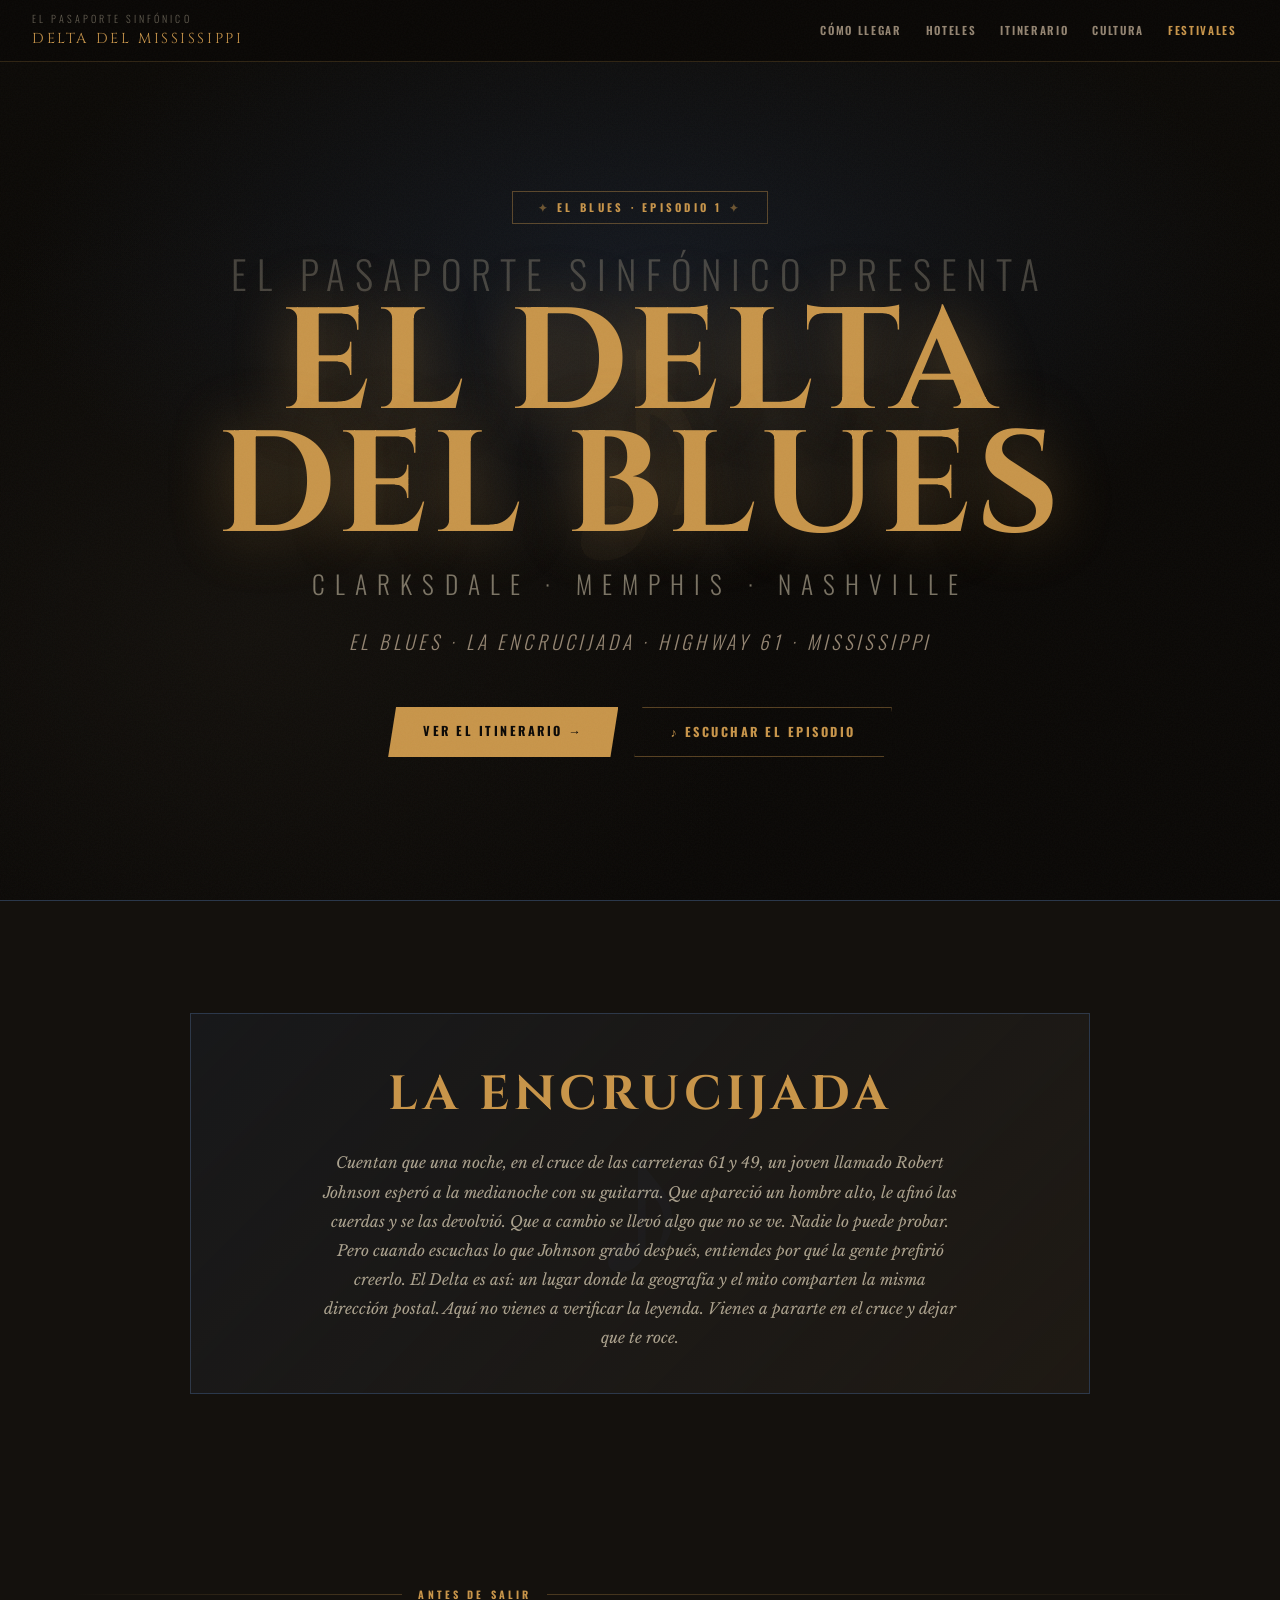
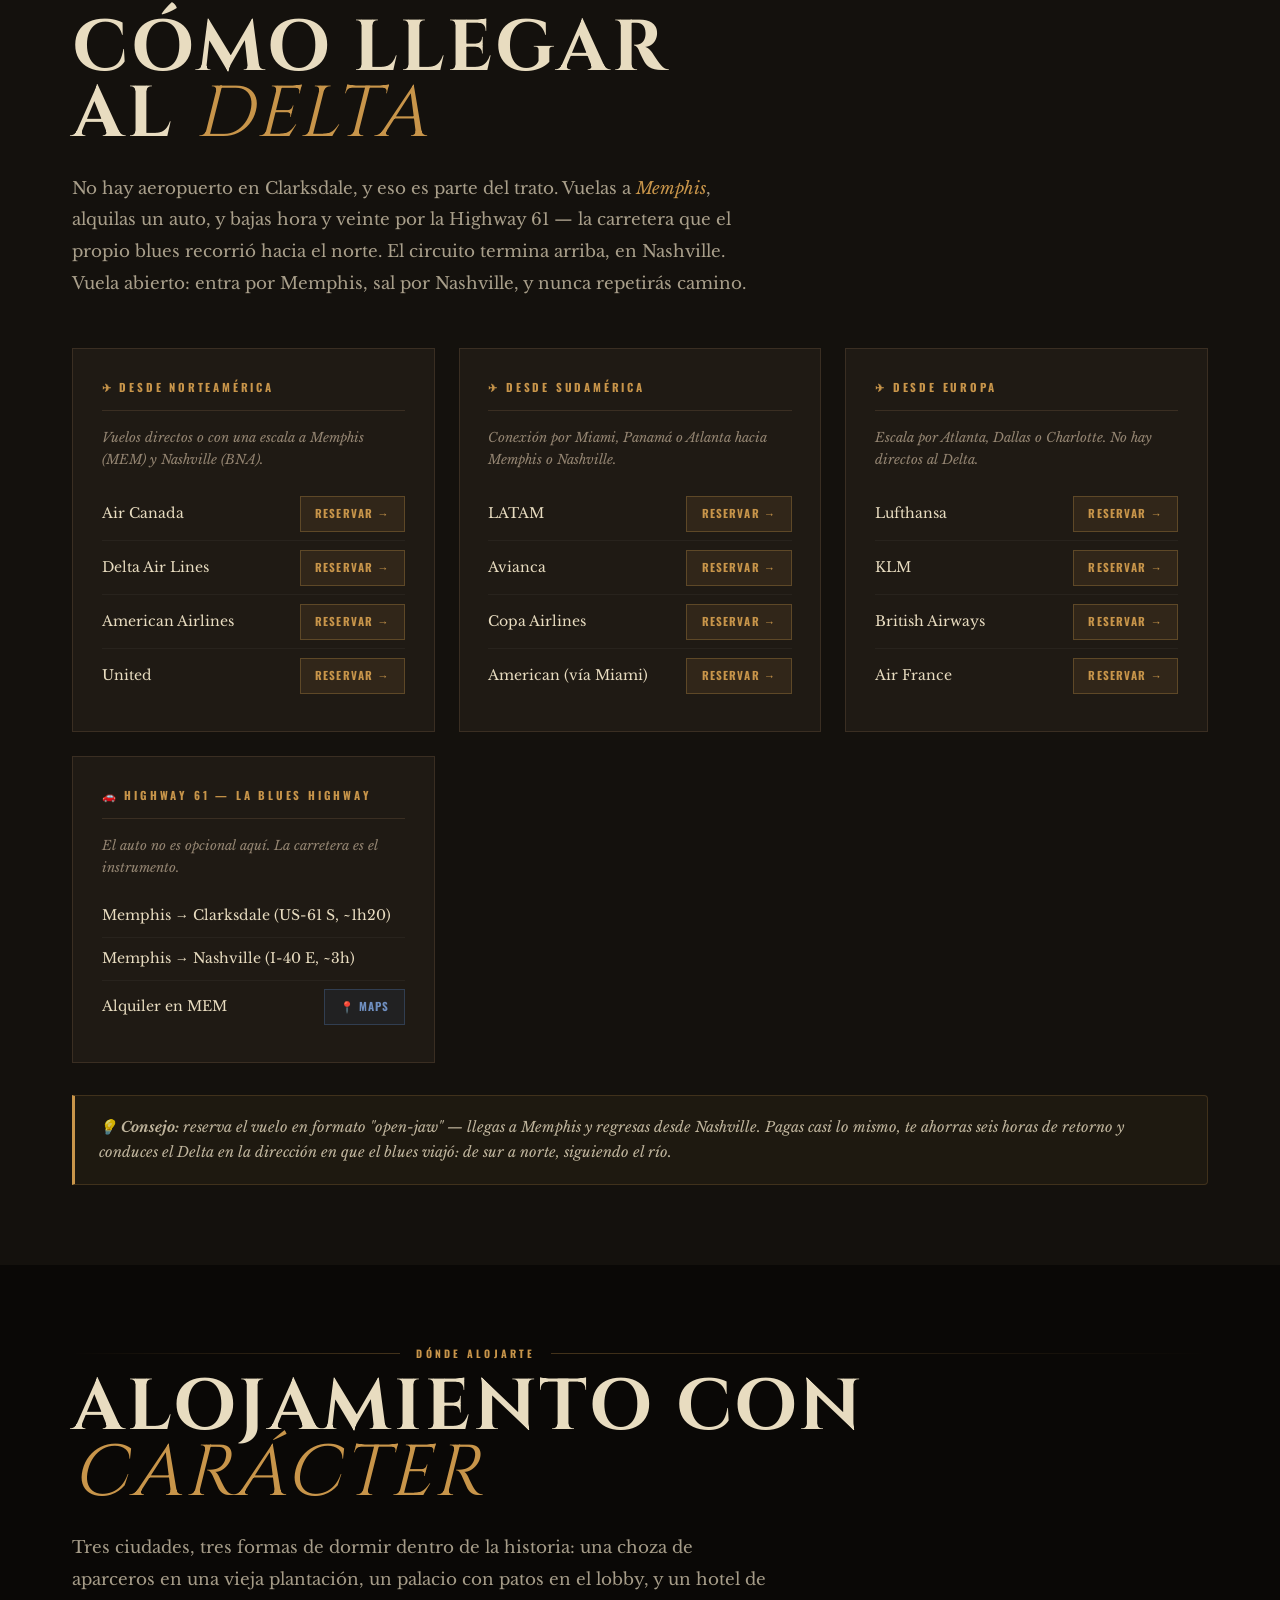
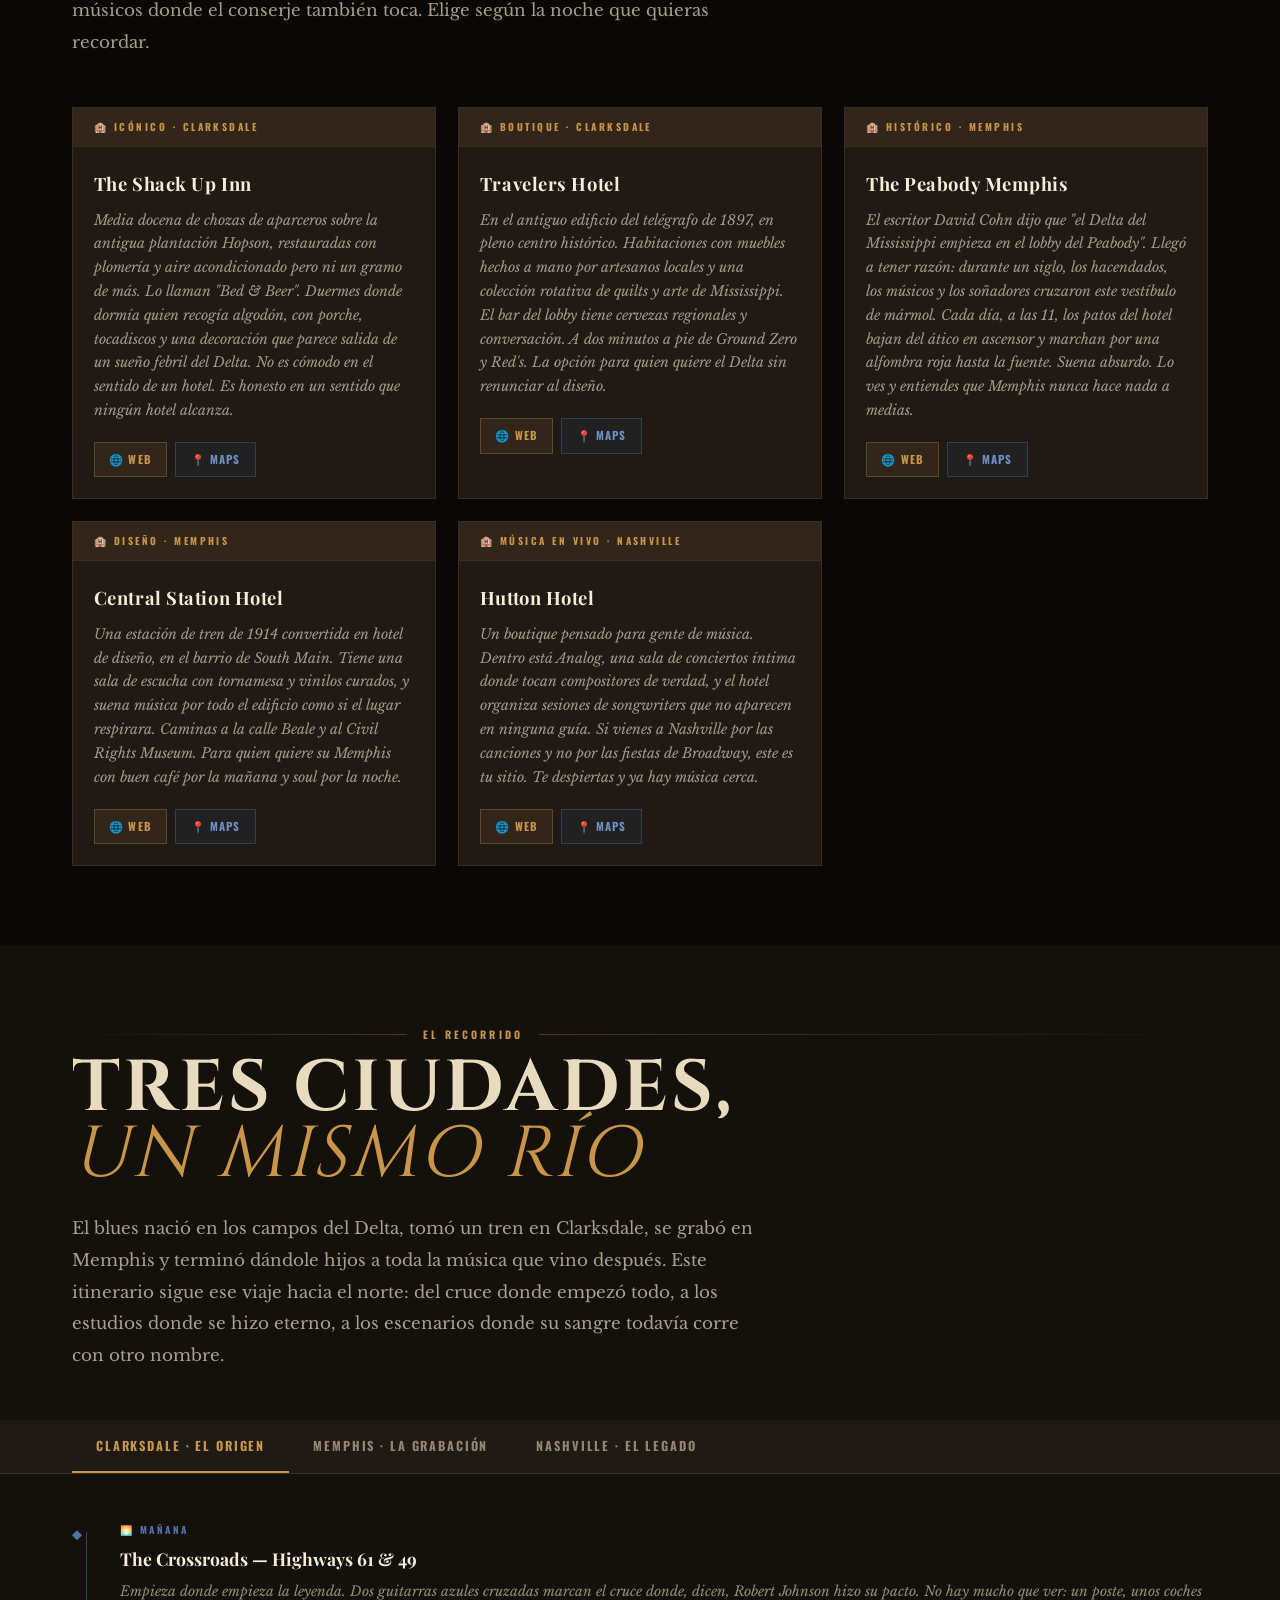
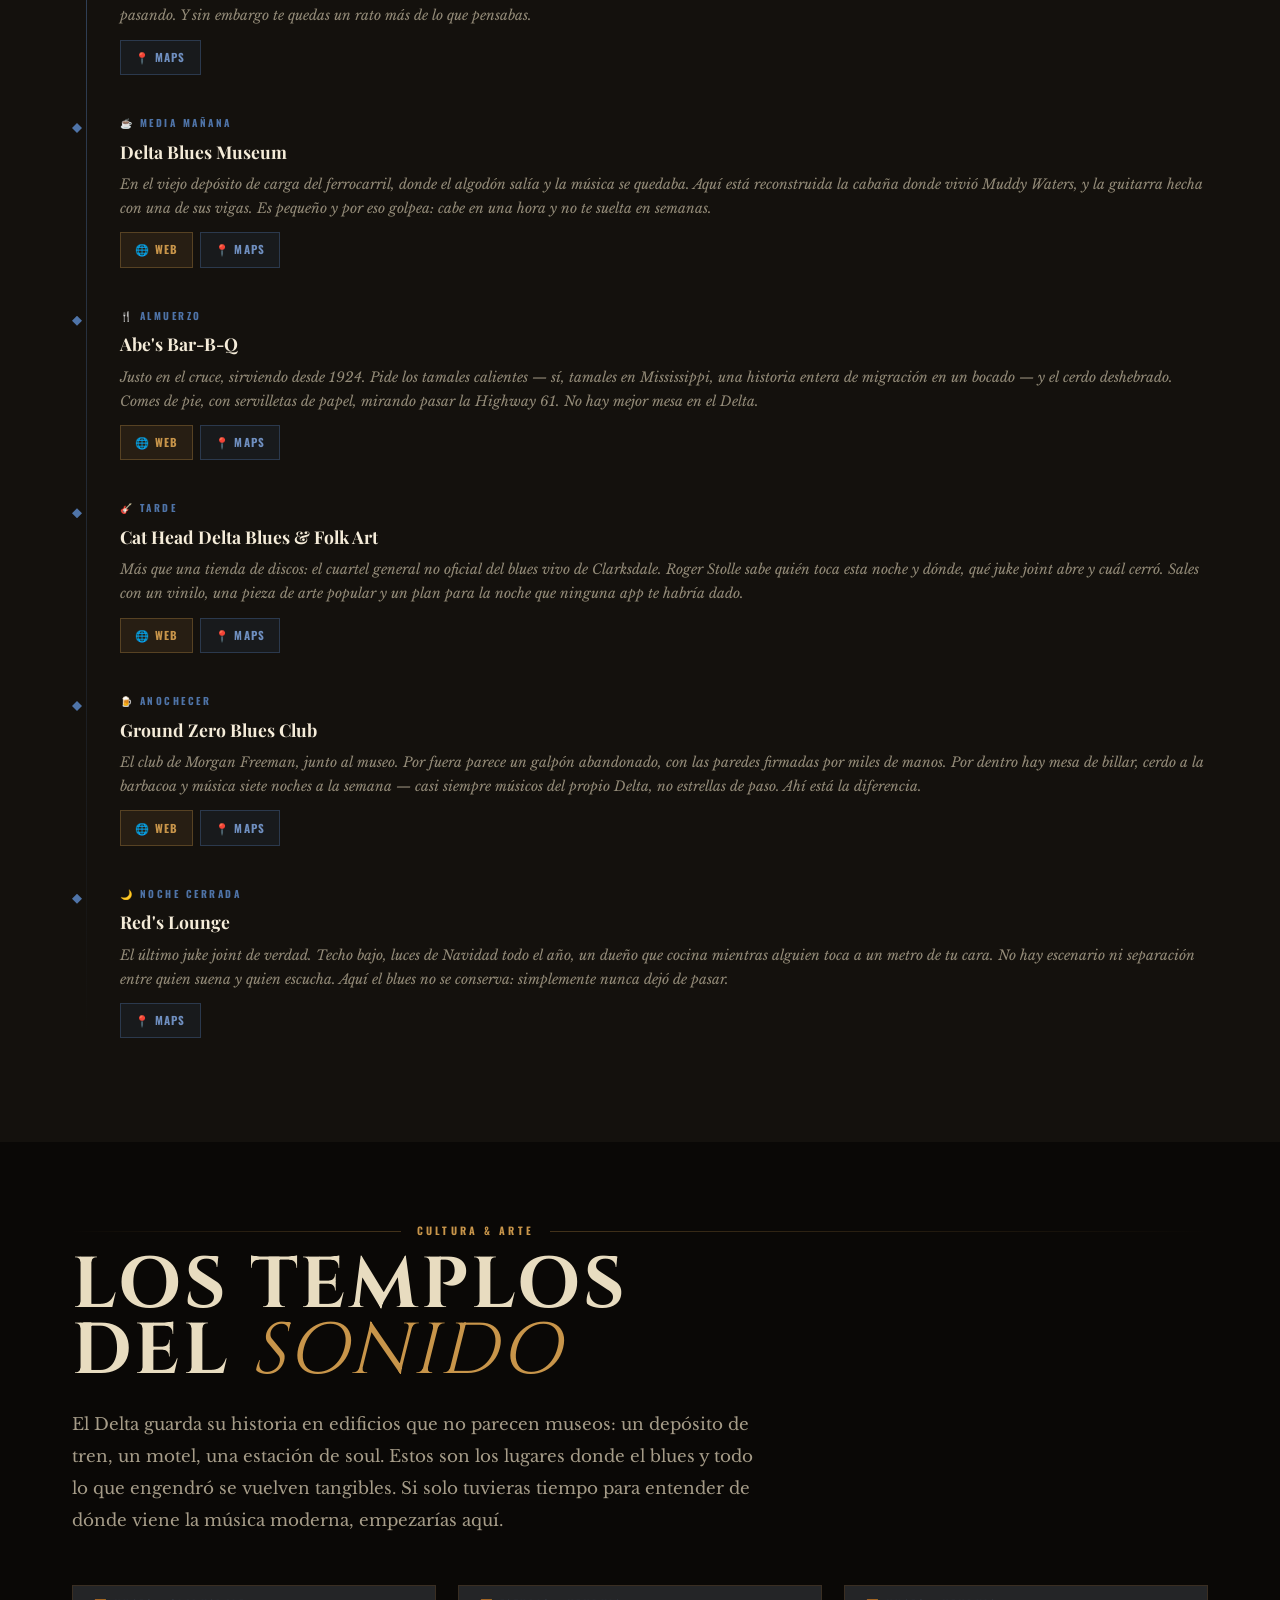
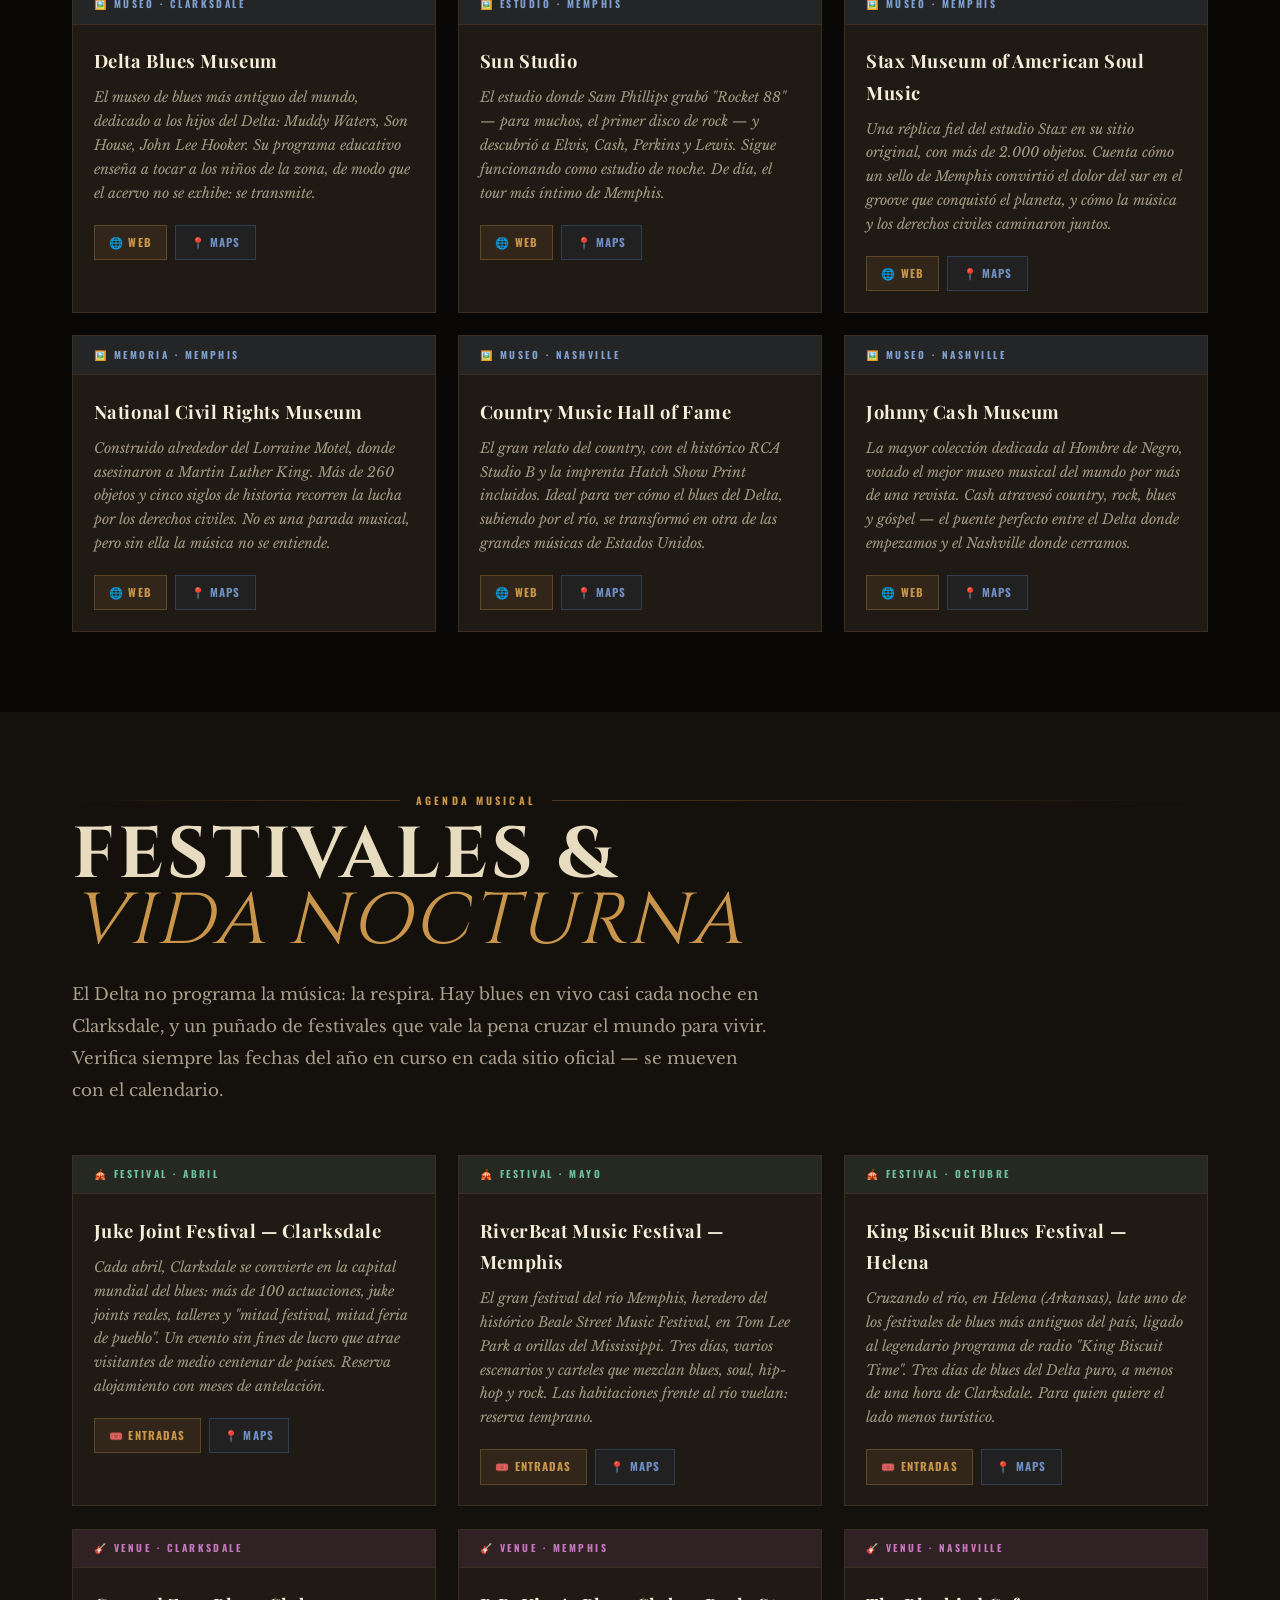
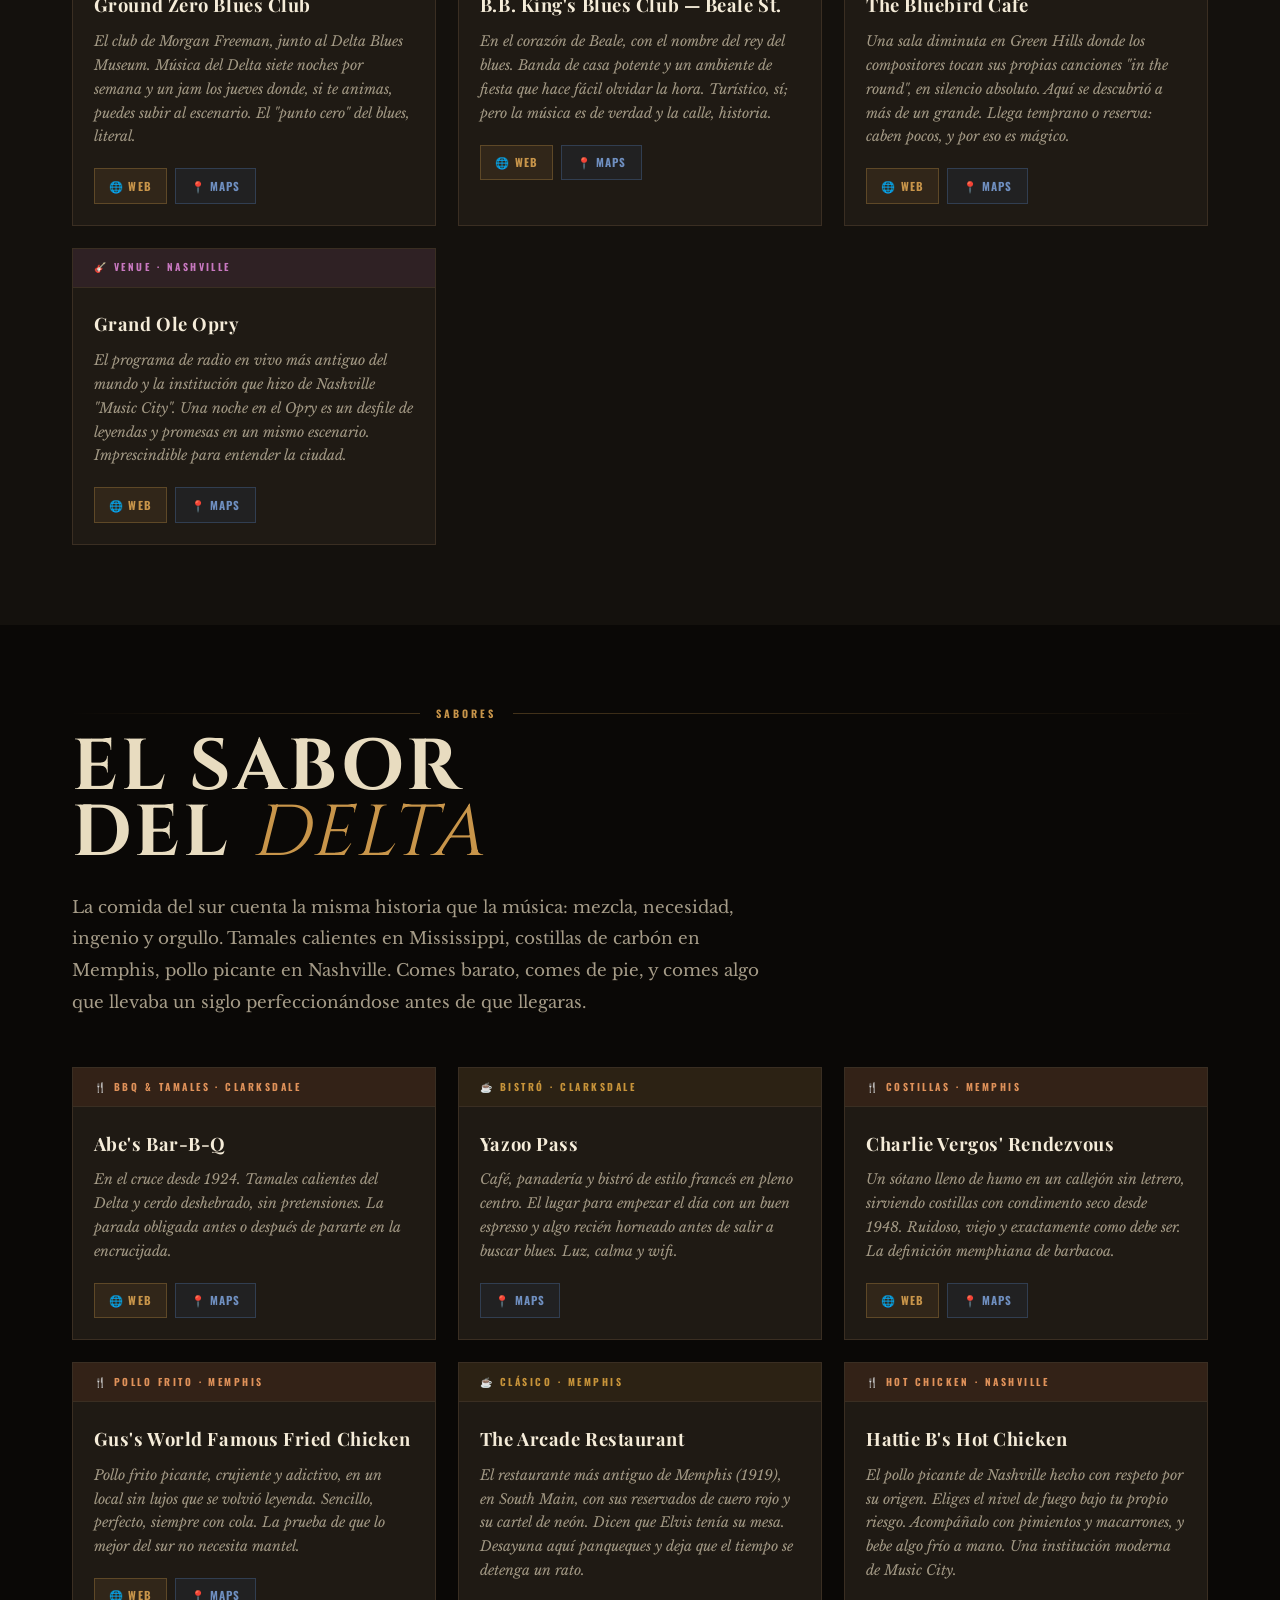
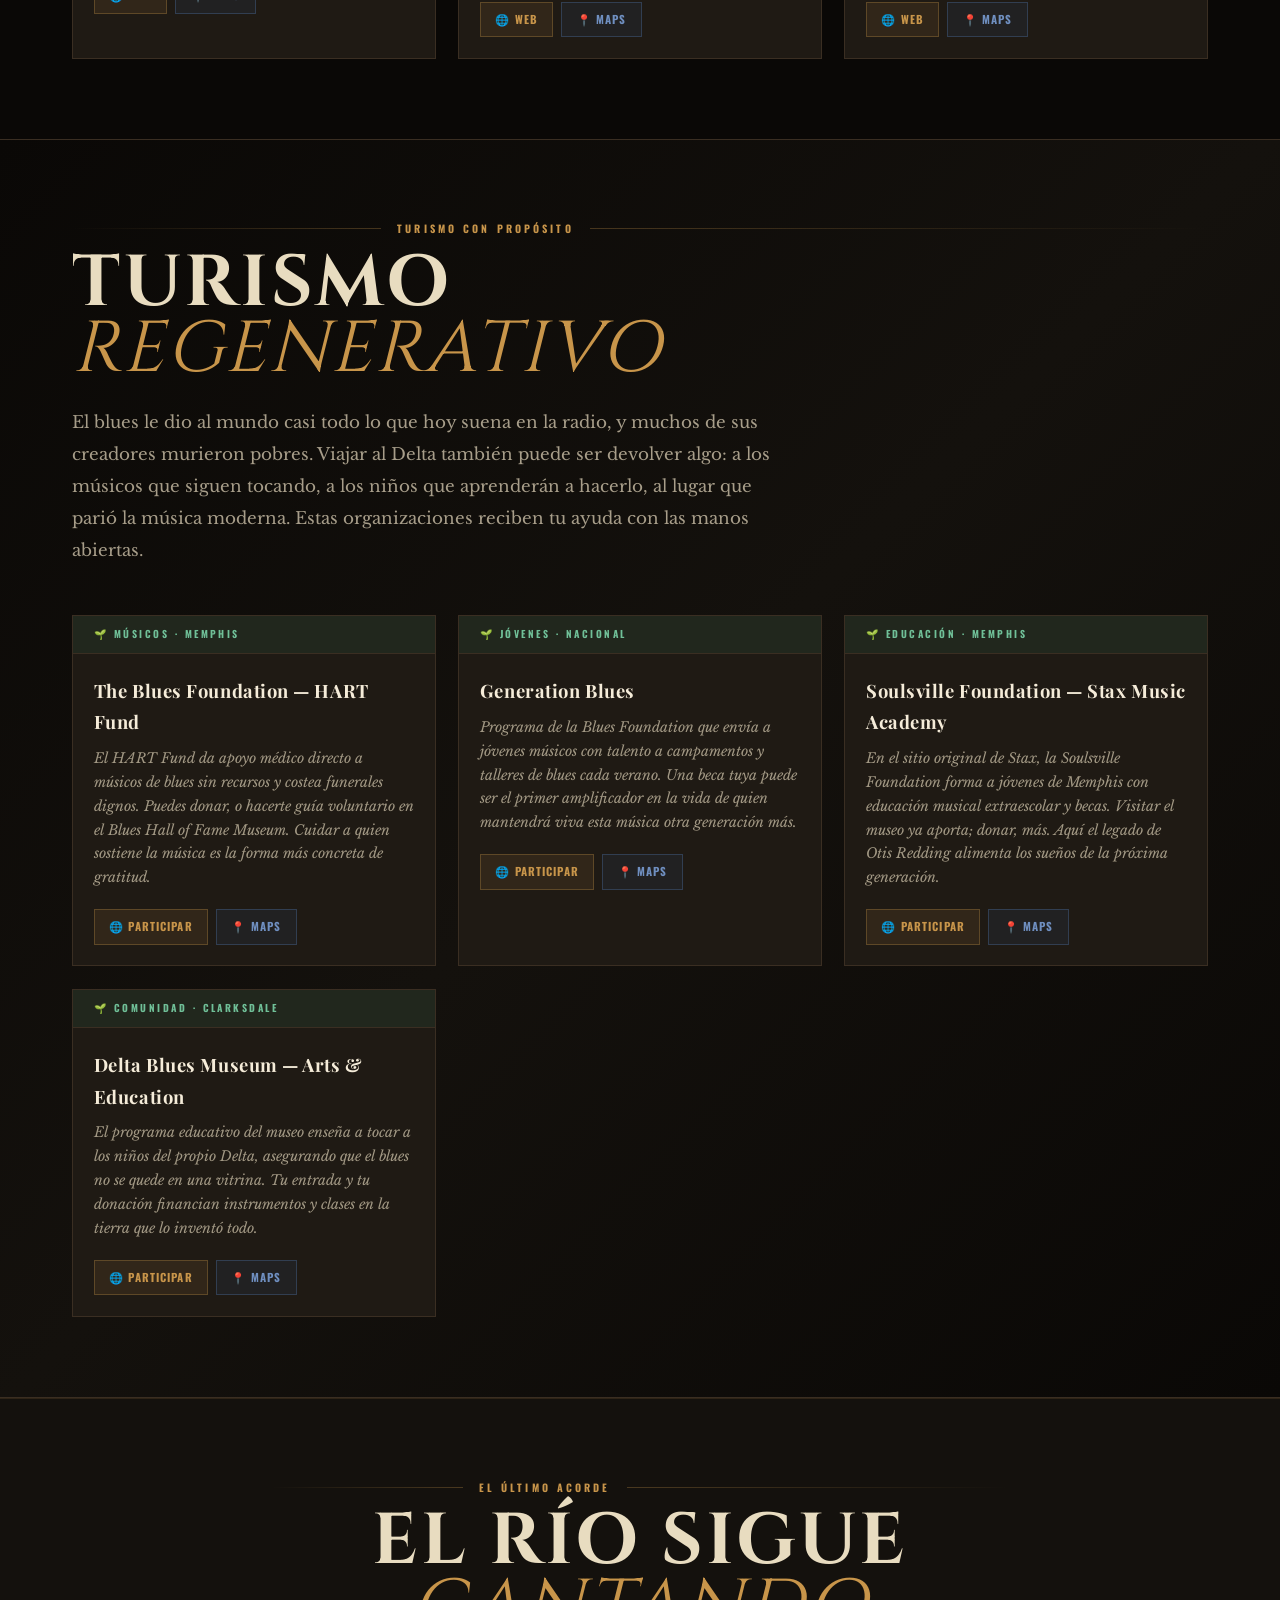
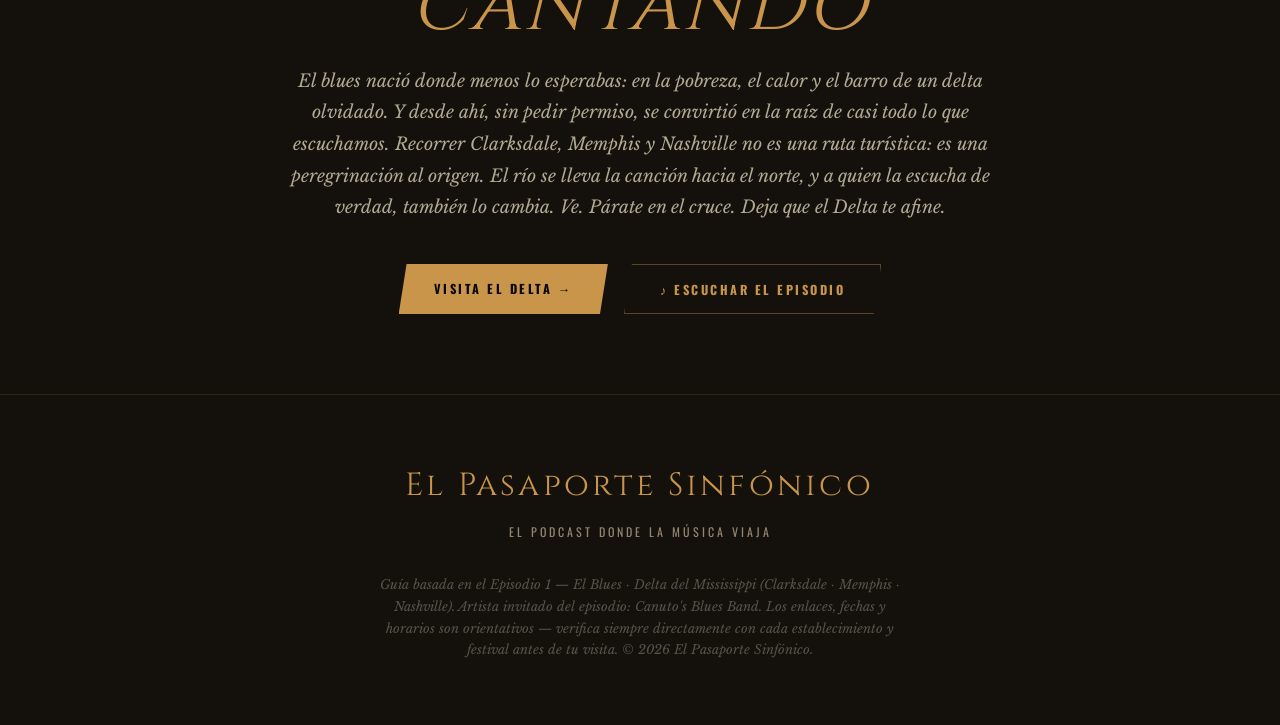
<file: design_handoff_pasaporte_sinfonico/guias/delta-del-blues-guide.html>
<!DOCTYPE html>
<!--
  EL PASAPORTE SINFÓNICO — DELTA DEL MISSISSIPPI / EL BLUES
  Basado en el Episodio 1 — El Blues. Circuito: Clarksdale · Memphis · Nashville.
  Artista invitado del episodio: Canuto's Blues Band.
-->
<html lang="es">
<head>
<meta charset="UTF-8">
<meta name="viewport" content="width=device-width, initial-scale=1.0">
<title>Delta del Mississippi · El Blues — El Pasaporte Sinfónico</title>
<link rel="preconnect" href="https://fonts.googleapis.com">
<link href="https://fonts.googleapis.com/css2?family=Playfair+Display:ital,wght@0,400;0,700;0,900;1,400;1,700&family=Cinzel:wght@700;900&family=Libre+Baskerville:ital,wght@0,400;0,700;1,400&family=Oswald:wght@300;400;600;700&display=swap" rel="stylesheet">

<style>
:root {
  --base-1:  #0a0806;
  --base-2:  #14110d;
  --base-3:  #1f1a14;
  --base-4:  #2d2418;

  --accent:        #c8954a;   /* brass */
  --accent-bright: #e0b070;
  --accent-deep:   #8a651a;

  --secondary:      #2a3d5c;  /* azul medianoche — el blues */
  --secondary-glow: #4f74a8;

  --bone:    #f5ecd9;
  --parch:   #e8dcc0;
  --smoke:   #948572;

  --rule:    #3a2e22;

  --f-display: 'Cinzel', serif;
  --f-head:    'Playfair Display', serif;
  --f-body:    'Libre Baskerville', serif;
  --f-label:   'Oswald', sans-serif;
}

* { margin:0; padding:0; box-sizing:border-box; }
html { scroll-behavior:smooth; }

body {
  background: var(--base-1);
  color: var(--parch);
  font-family: var(--f-body);
  font-size: 16px;
  line-height: 1.7;
  overflow-x: hidden;
}

body::after {
  content:'';
  position:fixed;
  inset:0;
  pointer-events:none;
  z-index:9999;
  background-image: url("data:image/svg+xml,%3Csvg xmlns='http://www.w3.org/2000/svg' width='300' height='300'%3E%3Cfilter id='g'%3E%3CfeTurbulence type='fractalNoise' baseFrequency='0.65' numOctaves='3' stitchTiles='stitch'/%3E%3C/filter%3E%3Crect width='300' height='300' filter='url(%23g)' opacity='0.05'/%3E%3C/svg%3E");
  opacity: 0.6;
}

/* NAV */
.nav {
  position: fixed; top:0; left:0; right:0; z-index:200;
  background: rgba(10,8,6,0.96);
  backdrop-filter: blur(10px);
  border-bottom: 1px solid rgba(200,149,74,0.2);
  height: 62px; display:flex; align-items:center;
  padding: 0 2rem; justify-content: space-between;
}
.nav-logo {
  font-family: var(--f-display); font-size:0.9rem; letter-spacing:0.18em;
  color: var(--accent); text-decoration:none; text-transform:uppercase;
}
.nav-logo em {
  color: rgba(232,220,192,0.4); font-style:normal; font-size:0.7em;
  display:block; letter-spacing:0.3em; font-family:var(--f-label); font-weight:300;
}
.nav-links { display:flex; gap:0.1rem; list-style:none; }
.nav-links a {
  display:block; padding:0.3rem 0.7rem; font-family:var(--f-label);
  font-size:0.7rem; font-weight:600; letter-spacing:0.15em; text-transform:uppercase;
  color: var(--smoke); text-decoration:none; transition:color 0.2s;
}
.nav-links a:hover, .nav-links a.active { color: var(--accent); }

/* HERO */
.hero {
  min-height:100vh; display:flex; flex-direction:column; align-items:center;
  justify-content:center; text-align:center; position:relative; overflow:hidden;
  padding: 8rem 2rem 5rem;
}
.hero-bg {
  position:absolute; inset:0;
  background:
    radial-gradient(ellipse 70% 50% at 50% 30%, rgba(42,61,92,0.28) 0%, transparent 70%),
    radial-gradient(ellipse 50% 60% at 20% 70%, rgba(20,17,13,0.95) 0%, transparent 80%),
    linear-gradient(180deg, #0c0a07 0%, var(--base-1) 100%);
}
.hero-watermark {
  position:absolute; font-family:var(--f-display); font-size:30vw;
  color: rgba(200,149,74,0.04); top:50%; left:50%;
  transform: translate(-50%,-50%); pointer-events:none; user-select:none;
  font-weight:900; line-height:1;
}
.episode-badge {
  position:relative; display:inline-block; font-family:var(--f-label);
  font-size:0.68rem; font-weight:700; letter-spacing:0.3em; text-transform:uppercase;
  color: var(--accent); border:1px solid rgba(200,149,74,0.4);
  padding:0.4rem 1.2rem; margin-bottom:2rem;
}
.episode-badge::before, .episode-badge::after { content:'✦'; margin:0 0.6em; opacity:0.5; }
.hero-title {
  position:relative; font-family:var(--f-display);
  font-size: clamp(2.8rem, 9vw, 8rem); line-height:0.9; letter-spacing:0.04em;
  text-transform:uppercase; margin-bottom:0.4rem;
}
.hero-title .city {
  color: var(--accent); display:block; font-size:1.25em; line-height:0.85;
  text-shadow: 0 0 60px rgba(200,149,74,0.4);
}
.hero-title .under {
  color: rgba(232,220,192,0.25); font-size:0.34em; letter-spacing:0.25em;
  display:block; margin-bottom:0.8rem; font-family:var(--f-label); font-weight:300;
}
.hero-subtitle {
  position:relative; font-family:var(--f-label); font-size:clamp(0.9rem,2vw,1.2rem);
  font-weight:300; letter-spacing:0.2em; color:var(--smoke); text-transform:uppercase;
  margin: 1.5rem 0 3rem; font-style:italic;
}
.hero-ctas { position:relative; display:flex; gap:1rem; flex-wrap:wrap; justify-content:center; }

.btn-primary {
  display:inline-block; padding:0.85rem 2.2rem; font-family:var(--f-label);
  font-size:0.78rem; font-weight:700; letter-spacing:0.2em; text-transform:uppercase;
  color: var(--base-1); background: var(--accent); text-decoration:none;
  transition: all 0.25s; clip-path: polygon(8px 0%, 100% 0%, calc(100% - 8px) 100%, 0% 100%);
  border:none; cursor:pointer;
}
.btn-primary:hover { background: var(--accent-bright); transform: translateY(-2px); }
.btn-ghost {
  display:inline-block; padding:0.85rem 2.2rem; font-family:var(--f-label);
  font-size:0.78rem; font-weight:700; letter-spacing:0.2em; text-transform:uppercase;
  color: var(--accent); background:transparent; border:1px solid rgba(200,149,74,0.4);
  text-decoration:none; transition: all 0.25s;
  clip-path: polygon(8px 0%, 100% 0%, calc(100% - 8px) 100%, 0% 100%);
}
.btn-ghost:hover { border-color: var(--accent); background: rgba(200,149,74,0.08); }

/* SECTIONS */
.section { padding:5rem 0; position:relative; }
.section-inner { max-width:1200px; margin:0 auto; padding:0 2rem; }
.section-rule { display:flex; align-items:center; gap:1rem; margin-bottom:0.8rem; }
.section-rule::before { content:''; flex:1; height:1px; background:linear-gradient(to right, transparent, rgba(200,149,74,0.3)); }
.section-rule::after { content:''; flex:2; height:1px; background:linear-gradient(to right, rgba(200,149,74,0.3), transparent); }
.section-tag {
  font-family:var(--f-label); font-size:0.65rem; font-weight:700; letter-spacing:0.3em;
  text-transform:uppercase; color:var(--accent); white-space:nowrap;
}
.section-title {
  font-family:var(--f-display); font-size:clamp(2rem,6vw,4.5rem); line-height:0.92;
  letter-spacing:0.04em; text-transform:uppercase; margin-bottom:1.5rem;
}
.section-title em { color:var(--accent); font-style:italic; font-weight:400; }
.section-lead {
  font-size:1.05rem; line-height:1.9; color:rgba(232,220,192,0.7);
  max-width:700px; margin-bottom:3rem; font-weight:400;
}
.section-lead em { color:var(--accent); font-style:italic; }

/* TRIBUTE */
.tribute-box {
  background: linear-gradient(135deg, rgba(42,61,92,0.16), rgba(31,26,20,0.95));
  border: 1px solid rgba(79,116,168,0.35); padding:2.5rem; text-align:center;
  margin:3rem auto; max-width:900px; position:relative; overflow:hidden;
}
.tribute-box::before {
  content:'♪'; position:absolute; font-size:13rem; opacity:0.04; top:50%; left:50%;
  transform: translate(-50%,-50%); color: var(--secondary-glow); pointer-events:none;
}
.tribute-box h2 {
  font-family:var(--f-display); font-size:clamp(1.5rem,4vw,3rem); letter-spacing:0.1em;
  text-transform:uppercase; color:var(--accent); margin-bottom:0.5rem;
}
.tribute-box p {
  font-size:0.96rem; color:rgba(232,220,192,0.7); line-height:1.9; max-width:640px;
  margin:0.8rem auto 0; font-style:italic;
}

/* TRANSPORT */
.transport-grid { display:grid; grid-template-columns:repeat(auto-fill, minmax(280px,1fr)); gap:1.5rem; margin-top:2rem; }
.transport-card { background:var(--base-3); border:1px solid var(--rule); padding:1.8rem; transition:border-color 0.2s; }
.transport-card:hover { border-color: rgba(200,149,74,0.3); }
.transport-card h3 {
  font-family:var(--f-label); font-size:0.7rem; font-weight:700; letter-spacing:0.25em;
  text-transform:uppercase; color:var(--accent); margin-bottom:1rem; padding-bottom:0.8rem;
  border-bottom:1px solid var(--rule);
}
.transport-row { display:flex; align-items:center; justify-content:space-between; padding:0.55rem 0; border-bottom:1px solid rgba(255,255,255,0.04); }
.transport-row:last-of-type { border-bottom:none; }
.transport-name { font-size:0.88rem; color:var(--parch); }

/* CARDS */
.cards-grid { display:grid; grid-template-columns:repeat(auto-fill, minmax(300px,1fr)); gap:1.4rem; margin-top:2rem; }
.card { background:var(--base-3); border:1px solid var(--rule); overflow:hidden; transition:transform 0.2s, border-color 0.2s; }
.card:hover { transform:translateY(-3px); border-color:rgba(200,149,74,0.25); }
.card-type { font-family:var(--f-label); font-size:0.62rem; font-weight:700; letter-spacing:0.25em; text-transform:uppercase; padding:0.65rem 1.3rem; border-bottom:1px solid var(--rule); }
.card-type.hotel    { background: rgba(200,149,74,0.10); color: var(--accent); }
.card-type.food     { background: rgba(192,90,40,0.12); color: #e0925a; }
.card-type.cafe     { background: rgba(120,80,20,0.15); color: #c8943a; }
.card-type.culture  { background: rgba(79,116,168,0.12); color: #7fa0d0; }
.card-type.festival { background: rgba(80,150,120,0.12); color: #6fc0a0; }
.card-type.music    { background: rgba(160,80,150,0.12); color: #c878c0; }
.card-type.sustain  { background: rgba(50,130,90,0.12); color: #70c098; }
.card-body { padding:1.3rem; }
.card-title { font-family:var(--f-head); font-size:1.15rem; font-weight:700; letter-spacing:0.03em; margin-bottom:0.6rem; color:var(--bone); }
.card-desc { font-size:0.875rem; color:rgba(232,220,192,0.65); line-height:1.7; margin-bottom:1.2rem; font-style:italic; }
.card-links { display:flex; gap:0.5rem; flex-wrap:wrap; }

/* MINI BUTTONS */
.btn {
  display:inline-flex; align-items:center; gap:0.4rem; padding:0.45rem 0.9rem;
  font-family:var(--f-label); font-size:0.7rem; font-weight:700; letter-spacing:0.1em;
  text-transform:uppercase; text-decoration:none; transition:all 0.2s; cursor:pointer;
  border:1px solid var(--rule); background:transparent; color:var(--smoke);
}
.btn:hover { color:var(--accent); border-color:rgba(200,149,74,0.4); }
.btn-map { background: rgba(42,61,92,0.20); color:#6f8fc0; border-color:rgba(79,116,168,0.35); }
.btn-map:hover { color:var(--accent-bright); background:rgba(42,61,92,0.30); border-color:var(--secondary-glow); }
.btn-web { background: rgba(200,149,74,0.10); color:var(--accent); border-color:rgba(200,149,74,0.30); }
.btn-web:hover { background: rgba(200,149,74,0.20); border-color:rgba(200,149,74,0.60); }

/* TIP BOX */
.tip-box { background: rgba(200,149,74,0.06); border:1px solid rgba(200,149,74,0.2); border-left:3px solid var(--accent); padding:1.2rem 1.5rem; border-radius:0 4px 4px 0; margin-top:2rem; }
.tip-box p { font-size:0.9rem; color:rgba(232,220,192,0.8); font-style:italic; line-height:1.7; }

/* TIMELINE */
.timeline { position:relative; padding-left:3rem; }
.timeline::before { content:''; position:absolute; left:0.85rem; top:0.6rem; bottom:0; width:1px; background:linear-gradient(to bottom, var(--secondary-glow), transparent); opacity:0.5; }
.tl-item { position:relative; margin-bottom:2.5rem; }
.tl-item::before { content:''; position:absolute; left:-3rem; top:0.5rem; width:10px; height:10px; background:var(--secondary-glow); clip-path:polygon(50% 0%, 100% 50%, 50% 100%, 0% 50%); }
.tl-time { font-family:var(--f-label); font-size:0.62rem; font-weight:700; letter-spacing:0.25em; text-transform:uppercase; color:var(--secondary-glow); margin-bottom:0.3rem; }
.tl-place { font-family:var(--f-head); font-size:1.1rem; font-weight:700; color:var(--bone); margin-bottom:0.4rem; }
.tl-desc { font-size:0.86rem; color:rgba(232,220,192,0.6); line-height:1.75; margin-bottom:0.7rem; font-style:italic; }
.tl-links { display:flex; gap:0.4rem; flex-wrap:wrap; }

/* TABS */
.tabs-nav { background:var(--base-3); border-bottom:1px solid var(--rule); position:sticky; top:62px; z-index:50; }
.tabs-nav-inner { max-width:1200px; margin:0 auto; padding:0 2rem; display:flex; gap:0; overflow-x:auto; scrollbar-width:none; }
.tabs-nav-inner::-webkit-scrollbar { display:none; }
.tab-btn { padding:1rem 1.5rem; font-family:var(--f-label); font-size:0.78rem; font-weight:700; letter-spacing:0.15em; text-transform:uppercase; color:var(--smoke); background:none; border:none; border-bottom:2px solid transparent; cursor:pointer; white-space:nowrap; transition:all 0.2s; }
.tab-btn:hover { color:var(--bone); }
.tab-btn.active { color:var(--accent); border-bottom-color:var(--accent); }
.tab-content { display:none; }
.tab-content.active { display:block; }

/* QUOTE */
.quote-block { background:var(--base-3); border-left:3px solid var(--accent); padding:2rem 2.5rem; margin:3rem 0; position:relative; }
.quote-text { font-family:var(--f-head); font-size:1.15rem; font-style:italic; line-height:1.8; color:rgba(232,220,192,0.85); }
.quote-source { margin-top:1rem; font-family:var(--f-label); font-size:0.7rem; font-weight:700; letter-spacing:0.2em; text-transform:uppercase; color:var(--accent); opacity:0.7; }

/* FOOTER */
footer { background:var(--base-2); border-top:1px solid rgba(200,149,74,0.15); padding:4rem 2rem; text-align:center; }
.footer-logo { font-family:var(--f-display); font-size:2rem; color:var(--accent); letter-spacing:0.1em; margin-bottom:0.5rem; }
.footer-tag { font-family:var(--f-label); font-size:0.75rem; letter-spacing:0.25em; text-transform:uppercase; color:var(--smoke); margin-bottom:2rem; }
.footer-note { font-size:0.8rem; color:rgba(232,220,192,0.32); max-width:520px; margin:0 auto; line-height:1.7; font-style:italic; }

/* ANIMATIONS */
.fade-up { opacity:0; transform:translateY(20px); transition:opacity 0.6s ease, transform 0.6s ease; }
.fade-up.visible { opacity:1; transform:translateY(0); }

@media (max-width:768px) { .nav-links { display:none; } .hero-title { line-height:0.92; } }
</style>
</head>

<body>

<nav class="nav">
  <a href="#top" class="nav-logo">
    <em>El Pasaporte Sinfónico</em>
    Delta del Mississippi
  </a>
  <ul class="nav-links">
    <li><a href="#llegada">Cómo Llegar</a></li>
    <li><a href="#hoteles">Hoteles</a></li>
    <li><a href="#itinerario">Itinerario</a></li>
    <li><a href="#cultura">Cultura</a></li>
    <li><a href="#festivales">Festivales</a></li>
  </ul>
</nav>

<!-- HERO -->
<section class="hero" id="top">
  <div class="hero-bg"></div>
  <div class="hero-watermark">♪</div>

  <div class="episode-badge" style="position:relative">El Blues · Episodio 1</div>

  <h1 class="hero-title" style="position:relative">
    <span class="under">El Pasaporte Sinfónico presenta</span>
    <span class="city">El Delta<br>del Blues</span>
    <span style="color:rgba(232,220,192,0.5);font-size:0.22em;font-family:var(--f-label);font-weight:300;letter-spacing:0.4em;display:block;margin-top:1.5rem">Clarksdale · Memphis · Nashville</span>
  </h1>

  <p class="hero-subtitle" style="position:relative">
    El Blues · La Encrucijada · Highway 61 · Mississippi
  </p>

  <div class="hero-ctas" style="position:relative">
    <a href="#itinerario" class="btn-primary">Ver el Itinerario →</a>
    <a href="https://open.spotify.com/episode/5S1JYCN5I3bn73tlLgsae6" target="_blank" class="btn-ghost">♪ Escuchar el Episodio</a>
  </div>
</section>

<!-- TRIBUTE / OPENING ANECDOTE: THE CROSSROADS -->
<section style="background:var(--base-2);border-top:1px solid rgba(79,116,168,0.4);padding:4rem 2rem">
  <div class="tribute-box">
    <h2>La Encrucijada</h2>
    <p>
      Cuentan que una noche, en el cruce de las carreteras 61 y 49, un joven llamado Robert Johnson esperó a la medianoche con su guitarra. Que apareció un hombre alto, le afinó las cuerdas y se las devolvió. Que a cambio se llevó algo que no se ve. Nadie lo puede probar. Pero cuando escuchas lo que Johnson grabó después, entiendes por qué la gente prefirió creerlo. El Delta es así: un lugar donde la geografía y el mito comparten la misma dirección postal. Aquí no vienes a verificar la leyenda. Vienes a pararte en el cruce y dejar que te roce.
    </p>
  </div>
</section>

<!-- TRANSPORT -->
<section class="section" id="llegada" style="background:var(--base-2)">
  <div class="section-inner">
    <div class="section-rule"><span class="section-tag">Antes de salir</span></div>
    <h2 class="section-title">Cómo llegar<br>al <em>Delta</em></h2>
    <p class="section-lead">No hay aeropuerto en Clarksdale, y eso es parte del trato. Vuelas a <em>Memphis</em>, alquilas un auto, y bajas hora y veinte por la Highway 61 — la carretera que el propio blues recorrió hacia el norte. El circuito termina arriba, en Nashville. Vuela abierto: entra por Memphis, sal por Nashville, y nunca repetirás camino.</p>

    <div class="transport-grid">

      <div class="transport-card fade-up">
        <h3>✈ Desde Norteamérica</h3>
        <p style="font-size:0.82rem;color:var(--smoke);margin-bottom:1rem;font-style:italic">Vuelos directos o con una escala a Memphis (MEM) y Nashville (BNA).</p>
        <div class="transport-row"><span class="transport-name">Air Canada</span><a href="https://www.aircanada.com" target="_blank" class="btn btn-web">Reservar →</a></div>
        <div class="transport-row"><span class="transport-name">Delta Air Lines</span><a href="https://www.delta.com" target="_blank" class="btn btn-web">Reservar →</a></div>
        <div class="transport-row"><span class="transport-name">American Airlines</span><a href="https://www.aa.com" target="_blank" class="btn btn-web">Reservar →</a></div>
        <div class="transport-row"><span class="transport-name">United</span><a href="https://www.united.com" target="_blank" class="btn btn-web">Reservar →</a></div>
      </div>

      <div class="transport-card fade-up">
        <h3>✈ Desde Sudamérica</h3>
        <p style="font-size:0.82rem;color:var(--smoke);margin-bottom:1rem;font-style:italic">Conexión por Miami, Panamá o Atlanta hacia Memphis o Nashville.</p>
        <div class="transport-row"><span class="transport-name">LATAM</span><a href="https://www.latam.com" target="_blank" class="btn btn-web">Reservar →</a></div>
        <div class="transport-row"><span class="transport-name">Avianca</span><a href="https://www.avianca.com" target="_blank" class="btn btn-web">Reservar →</a></div>
        <div class="transport-row"><span class="transport-name">Copa Airlines</span><a href="https://www.copaair.com" target="_blank" class="btn btn-web">Reservar →</a></div>
        <div class="transport-row"><span class="transport-name">American (vía Miami)</span><a href="https://www.aa.com" target="_blank" class="btn btn-web">Reservar →</a></div>
      </div>

      <div class="transport-card fade-up">
        <h3>✈ Desde Europa</h3>
        <p style="font-size:0.82rem;color:var(--smoke);margin-bottom:1rem;font-style:italic">Escala por Atlanta, Dallas o Charlotte. No hay directos al Delta.</p>
        <div class="transport-row"><span class="transport-name">Lufthansa</span><a href="https://www.lufthansa.com" target="_blank" class="btn btn-web">Reservar →</a></div>
        <div class="transport-row"><span class="transport-name">KLM</span><a href="https://www.klm.com" target="_blank" class="btn btn-web">Reservar →</a></div>
        <div class="transport-row"><span class="transport-name">British Airways</span><a href="https://www.britishairways.com" target="_blank" class="btn btn-web">Reservar →</a></div>
        <div class="transport-row"><span class="transport-name">Air France</span><a href="https://www.airfrance.com" target="_blank" class="btn btn-web">Reservar →</a></div>
      </div>

      <div class="transport-card fade-up">
        <h3>🚗 Highway 61 — La Blues Highway</h3>
        <p style="font-size:0.82rem;color:var(--smoke);margin-bottom:1rem;font-style:italic">El auto no es opcional aquí. La carretera es el instrumento.</p>
        <div class="transport-row"><span class="transport-name">Memphis → Clarksdale (US-61 S, ~1h20)</span></div>
        <div class="transport-row"><span class="transport-name">Memphis → Nashville (I-40 E, ~3h)</span></div>
        <div class="transport-row"><span class="transport-name">Alquiler en MEM</span><a href="https://www.google.com/maps/search/car+rental+Memphis+Airport" target="_blank" class="btn btn-map">📍 Maps</a></div>
      </div>

    </div>

    <div class="tip-box">
      <p>💡 <strong>Consejo:</strong> reserva el vuelo en formato "open-jaw" — llegas a Memphis y regresas desde Nashville. Pagas casi lo mismo, te ahorras seis horas de retorno y conduces el Delta en la dirección en que el blues viajó: de sur a norte, siguiendo el río.</p>
    </div>
  </div>
</section>

<!-- HOTELS -->
<section class="section" id="hoteles">
  <div class="section-inner">
    <div class="section-rule"><span class="section-tag">Dónde alojarte</span></div>
    <h2 class="section-title">Alojamiento con<br><em>carácter</em></h2>
    <p class="section-lead">Tres ciudades, tres formas de dormir dentro de la historia: una choza de aparceros en una vieja plantación, un palacio con patos en el lobby, y un hotel de músicos donde el conserje también toca. Elige según la noche que quieras recordar.</p>

    <div class="cards-grid">

      <div class="card fade-up">
        <div class="card-type hotel">🏨 Icónico · Clarksdale</div>
        <div class="card-body">
          <div class="card-title">The Shack Up Inn</div>
          <p class="card-desc">Media docena de chozas de aparceros sobre la antigua plantación Hopson, restauradas con plomería y aire acondicionado pero ni un gramo de más. Lo llaman "Bed &amp; Beer". Duermes donde dormía quien recogía algodón, con porche, tocadiscos y una decoración que parece salida de un sueño febril del Delta. No es cómodo en el sentido de un hotel. Es honesto en un sentido que ningún hotel alcanza.</p>
          <div class="card-links">
            <a href="https://www.shackupinn.com" target="_blank" class="btn btn-web">🌐 Web</a>
            <a href="https://www.google.com/maps/search/Shack+Up+Inn+Clarksdale" target="_blank" class="btn btn-map">📍 Maps</a>
          </div>
        </div>
      </div>

      <div class="card fade-up">
        <div class="card-type hotel">🏨 Boutique · Clarksdale</div>
        <div class="card-body">
          <div class="card-title">Travelers Hotel</div>
          <p class="card-desc">En el antiguo edificio del telégrafo de 1897, en pleno centro histórico. Habitaciones con muebles hechos a mano por artesanos locales y una colección rotativa de quilts y arte de Mississippi. El bar del lobby tiene cervezas regionales y conversación. A dos minutos a pie de Ground Zero y Red's. La opción para quien quiere el Delta sin renunciar al diseño.</p>
          <div class="card-links">
            <a href="https://www.stayattravelers.com" target="_blank" class="btn btn-web">🌐 Web</a>
            <a href="https://www.google.com/maps/search/Travelers+Hotel+Clarksdale" target="_blank" class="btn btn-map">📍 Maps</a>
          </div>
        </div>
      </div>

      <div class="card fade-up">
        <div class="card-type hotel">🏨 Histórico · Memphis</div>
        <div class="card-body">
          <div class="card-title">The Peabody Memphis</div>
          <p class="card-desc">El escritor David Cohn dijo que "el Delta del Mississippi empieza en el lobby del Peabody". Llegó a tener razón: durante un siglo, los hacendados, los músicos y los soñadores cruzaron este vestíbulo de mármol. Cada día, a las 11, los patos del hotel bajan del ático en ascensor y marchan por una alfombra roja hasta la fuente. Suena absurdo. Lo ves y entiendes que Memphis nunca hace nada a medias.</p>
          <div class="card-links">
            <a href="https://www.peabodymemphis.com" target="_blank" class="btn btn-web">🌐 Web</a>
            <a href="https://www.google.com/maps/search/The+Peabody+Memphis" target="_blank" class="btn btn-map">📍 Maps</a>
          </div>
        </div>
      </div>

      <div class="card fade-up">
        <div class="card-type hotel">🏨 Diseño · Memphis</div>
        <div class="card-body">
          <div class="card-title">Central Station Hotel</div>
          <p class="card-desc">Una estación de tren de 1914 convertida en hotel de diseño, en el barrio de South Main. Tiene una sala de escucha con tornamesa y vinilos curados, y suena música por todo el edificio como si el lugar respirara. Caminas a la calle Beale y al Civil Rights Museum. Para quien quiere su Memphis con buen café por la mañana y soul por la noche.</p>
          <div class="card-links">
            <a href="https://www.centralstationmemphis.com" target="_blank" class="btn btn-web">🌐 Web</a>
            <a href="https://www.google.com/maps/search/Central+Station+Hotel+Memphis" target="_blank" class="btn btn-map">📍 Maps</a>
          </div>
        </div>
      </div>

      <div class="card fade-up">
        <div class="card-type hotel">🏨 Música en Vivo · Nashville</div>
        <div class="card-body">
          <div class="card-title">Hutton Hotel</div>
          <p class="card-desc">Un boutique pensado para gente de música. Dentro está Analog, una sala de conciertos íntima donde tocan compositores de verdad, y el hotel organiza sesiones de songwriters que no aparecen en ninguna guía. Si vienes a Nashville por las canciones y no por las fiestas de Broadway, este es tu sitio. Te despiertas y ya hay música cerca.</p>
          <div class="card-links">
            <a href="https://www.huttonhotel.com" target="_blank" class="btn btn-web">🌐 Web</a>
            <a href="https://www.google.com/maps/search/Hutton+Hotel+Nashville" target="_blank" class="btn btn-map">📍 Maps</a>
          </div>
        </div>
      </div>

    </div>
  </div>
</section>

<!-- ITINERARY (TABS) -->
<section class="section" id="itinerario" style="background:var(--base-2);padding-bottom:0">
  <div class="section-inner">
    <div class="section-rule"><span class="section-tag">El recorrido</span></div>
    <h2 class="section-title">Tres ciudades,<br><em>un mismo río</em></h2>
    <p class="section-lead">El blues nació en los campos del Delta, tomó un tren en Clarksdale, se grabó en Memphis y terminó dándole hijos a toda la música que vino después. Este itinerario sigue ese viaje hacia el norte: del cruce donde empezó todo, a los estudios donde se hizo eterno, a los escenarios donde su sangre todavía corre con otro nombre.</p>
  </div>

  <div class="tabs-nav">
    <div class="tabs-nav-inner">
      <button class="tab-btn active" onclick="switchTab('clarksdale', this)">Clarksdale · El Origen</button>
      <button class="tab-btn" onclick="switchTab('memphis', this)">Memphis · La Grabación</button>
      <button class="tab-btn" onclick="switchTab('nashville', this)">Nashville · El Legado</button>
    </div>
  </div>

  <div class="section-inner" style="padding-top:3rem;padding-bottom:4rem">

    <!-- CLARKSDALE -->
    <div id="clarksdale" class="tab-content active">
      <div class="timeline">

        <div class="tl-item fade-up">
          <div class="tl-time">🌅 Mañana</div>
          <div class="tl-place">The Crossroads — Highways 61 &amp; 49</div>
          <div class="tl-desc">Empieza donde empieza la leyenda. Dos guitarras azules cruzadas marcan el cruce donde, dicen, Robert Johnson hizo su pacto. No hay mucho que ver: un poste, unos coches pasando. Y sin embargo te quedas un rato más de lo que pensabas.</div>
          <div class="tl-links"><a href="https://www.google.com/maps/search/Crossroads+Highway+61+49+Clarksdale" target="_blank" class="btn btn-map">📍 Maps</a></div>
        </div>

        <div class="tl-item fade-up">
          <div class="tl-time">☕ Media mañana</div>
          <div class="tl-place">Delta Blues Museum</div>
          <div class="tl-desc">En el viejo depósito de carga del ferrocarril, donde el algodón salía y la música se quedaba. Aquí está reconstruida la cabaña donde vivió Muddy Waters, y la guitarra hecha con una de sus vigas. Es pequeño y por eso golpea: cabe en una hora y no te suelta en semanas.</div>
          <div class="tl-links">
            <a href="https://www.deltabluesmuseum.org" target="_blank" class="btn btn-web">🌐 Web</a>
            <a href="https://www.google.com/maps/search/Delta+Blues+Museum+Clarksdale" target="_blank" class="btn btn-map">📍 Maps</a>
          </div>
        </div>

        <div class="tl-item fade-up">
          <div class="tl-time">🍴 Almuerzo</div>
          <div class="tl-place">Abe's Bar-B-Q</div>
          <div class="tl-desc">Justo en el cruce, sirviendo desde 1924. Pide los tamales calientes — sí, tamales en Mississippi, una historia entera de migración en un bocado — y el cerdo deshebrado. Comes de pie, con servilletas de papel, mirando pasar la Highway 61. No hay mejor mesa en el Delta.</div>
          <div class="tl-links">
            <a href="https://abesbbq.com" target="_blank" class="btn btn-web">🌐 Web</a>
            <a href="https://www.google.com/maps/search/Abe's+Bar-B-Q+Clarksdale" target="_blank" class="btn btn-map">📍 Maps</a>
          </div>
        </div>

        <div class="tl-item fade-up">
          <div class="tl-time">🎸 Tarde</div>
          <div class="tl-place">Cat Head Delta Blues &amp; Folk Art</div>
          <div class="tl-desc">Más que una tienda de discos: el cuartel general no oficial del blues vivo de Clarksdale. Roger Stolle sabe quién toca esta noche y dónde, qué juke joint abre y cuál cerró. Sales con un vinilo, una pieza de arte popular y un plan para la noche que ninguna app te habría dado.</div>
          <div class="tl-links">
            <a href="https://www.cathead.biz" target="_blank" class="btn btn-web">🌐 Web</a>
            <a href="https://www.google.com/maps/search/Cat+Head+Delta+Blues+Clarksdale" target="_blank" class="btn btn-map">📍 Maps</a>
          </div>
        </div>

        <div class="tl-item fade-up">
          <div class="tl-time">🍺 Anochecer</div>
          <div class="tl-place">Ground Zero Blues Club</div>
          <div class="tl-desc">El club de Morgan Freeman, junto al museo. Por fuera parece un galpón abandonado, con las paredes firmadas por miles de manos. Por dentro hay mesa de billar, cerdo a la barbacoa y música siete noches a la semana — casi siempre músicos del propio Delta, no estrellas de paso. Ahí está la diferencia.</div>
          <div class="tl-links">
            <a href="https://www.groundzerobluesclub.com" target="_blank" class="btn btn-web">🌐 Web</a>
            <a href="https://www.google.com/maps/search/Ground+Zero+Blues+Club+Clarksdale" target="_blank" class="btn btn-map">📍 Maps</a>
          </div>
        </div>

        <div class="tl-item fade-up">
          <div class="tl-time">🌙 Noche cerrada</div>
          <div class="tl-place">Red's Lounge</div>
          <div class="tl-desc">El último juke joint de verdad. Techo bajo, luces de Navidad todo el año, un dueño que cocina mientras alguien toca a un metro de tu cara. No hay escenario ni separación entre quien suena y quien escucha. Aquí el blues no se conserva: simplemente nunca dejó de pasar.</div>
          <div class="tl-links"><a href="https://www.google.com/maps/search/Red's+Lounge+Clarksdale" target="_blank" class="btn btn-map">📍 Maps</a></div>
        </div>

      </div>
    </div>

    <!-- MEMPHIS -->
    <div id="memphis" class="tab-content">
      <div class="timeline">

        <div class="tl-item fade-up">
          <div class="tl-time">☀ Mañana</div>
          <div class="tl-place">Sun Studio</div>
          <div class="tl-desc">El cuarto donde el mundo cambió de tamaño. Aquí Sam Phillips grabó a Howlin' Wolf y a B.B. King antes de que un camionero llamado Elvis entrara a grabarle una canción a su madre. La sala sigue siendo la misma, chica, con baldosas y micrófonos viejos. Te paras en la X marcada en el piso y se te eriza la piel.</div>
          <div class="tl-links">
            <a href="https://www.sunstudio.com" target="_blank" class="btn btn-web">🌐 Web</a>
            <a href="https://www.google.com/maps/search/Sun+Studio+Memphis" target="_blank" class="btn btn-map">📍 Maps</a>
          </div>
        </div>

        <div class="tl-item fade-up">
          <div class="tl-time">🎵 Media mañana</div>
          <div class="tl-place">Stax Museum of American Soul Music</div>
          <div class="tl-desc">En Soulsville, sobre el sitio original del sello Stax. De aquí salieron Otis Redding, Isaac Hayes, Booker T. Si el blues fue la raíz, el soul fue la flor — y este museo te cuenta cómo el dolor del Delta se volvió groove. No te pierdas el Cadillac dorado de Isaac Hayes. Dale dos horas, mínimo.</div>
          <div class="tl-links">
            <a href="https://staxmuseum.com" target="_blank" class="btn btn-web">🌐 Web</a>
            <a href="https://www.google.com/maps/search/Stax+Museum+Memphis" target="_blank" class="btn btn-map">📍 Maps</a>
          </div>
        </div>

        <div class="tl-item fade-up">
          <div class="tl-time">🍴 Almuerzo</div>
          <div class="tl-place">Charlie Vergos' Rendezvous</div>
          <div class="tl-desc">Bajas a un callejón, abres una puerta sin letrero y te recibe un sótano lleno de humo de carbón desde 1948. Las costillas van con condimento seco, a la manera de Memphis, sin salsa que tape nada. Es ruidoso, es viejo, es perfecto. La clase de sitio que una ciudad solo construye una vez.</div>
          <div class="tl-links">
            <a href="https://hogsfly.com" target="_blank" class="btn btn-web">🌐 Web</a>
            <a href="https://www.google.com/maps/search/Charlie+Vergos+Rendezvous+Memphis" target="_blank" class="btn btn-map">📍 Maps</a>
          </div>
        </div>

        <div class="tl-item fade-up">
          <div class="tl-time">🕊 Tarde</div>
          <div class="tl-place">National Civil Rights Museum — Lorraine Motel</div>
          <div class="tl-desc">En el balcón del Lorraine mataron a Martin Luther King en 1968. El museo, construido alrededor de ese motel, no es un anexo turístico: es el contexto que da sentido a todo lo demás. El blues nació de esta historia. Entra con tiempo y sal en silencio.</div>
          <div class="tl-links">
            <a href="https://www.civilrightsmuseum.org" target="_blank" class="btn btn-web">🌐 Web</a>
            <a href="https://www.google.com/maps/search/National+Civil+Rights+Museum+Memphis" target="_blank" class="btn btn-map">📍 Maps</a>
          </div>
        </div>

        <div class="tl-item fade-up">
          <div class="tl-time">🎸 Atardecer</div>
          <div class="tl-place">Beale Street</div>
          <div class="tl-desc">Tres cuadras de neón que se hacen llamar, con razón, la "Casa del Blues". Aquí tocó B.B. King cuando todavía buscaba nombre. Hoy la calle es ruidosa y turística, sí — pero entra a B.B. King's Blues Club, pide algo, y deja que una banda te recuerde por qué este pedazo de asfalto importa.</div>
          <div class="tl-links">
            <a href="https://bbkings.com" target="_blank" class="btn btn-web">🌐 Web</a>
            <a href="https://www.google.com/maps/search/Beale+Street+Memphis" target="_blank" class="btn btn-map">📍 Maps</a>
          </div>
        </div>

        <div class="tl-item fade-up">
          <div class="tl-time">👑 Día completo aparte</div>
          <div class="tl-place">Graceland</div>
          <div class="tl-desc">La casa del chico pobre de Tupelo que se volvió el Rey. Excesiva, kitsch, conmovedora — la Sala de la Selva, los discos de oro, la tumba en el jardín. Te puede caer mal Elvis y aun así salir tocado: Graceland no va de un hombre, va de lo que el Delta es capaz de producir cuando se le da un micrófono.</div>
          <div class="tl-links">
            <a href="https://www.graceland.com" target="_blank" class="btn btn-web">🌐 Web</a>
            <a href="https://www.google.com/maps/search/Graceland+Memphis" target="_blank" class="btn btn-map">📍 Maps</a>
          </div>
        </div>

      </div>
    </div>

    <!-- NASHVILLE -->
    <div id="nashville" class="tab-content">
      <div class="timeline">

        <div class="tl-item fade-up">
          <div class="tl-time">🎸 Mañana</div>
          <div class="tl-place">Johnny Cash Museum</div>
          <div class="tl-desc">El Hombre de Negro cabe en estas salas como cabía en el escenario: enorme. Cash venía del algodón de Arkansas, del góspel y del blues, y los metió de contrabando en el country. Es la mayor colección de objetos suyos del mundo, y a una cuadra de los neones de Broadway. Lo eligió el propio episodio para cerrar el viaje, y se entiende por qué.</div>
          <div class="tl-links">
            <a href="https://www.johnnycashmuseum.com" target="_blank" class="btn btn-web">🌐 Web</a>
            <a href="https://www.google.com/maps/search/Johnny+Cash+Museum+Nashville" target="_blank" class="btn btn-map">📍 Maps</a>
          </div>
        </div>

        <div class="tl-item fade-up">
          <div class="tl-time">🏛 Media mañana</div>
          <div class="tl-place">Country Music Hall of Fame &amp; Museum</div>
          <div class="tl-desc">El gran archivo de Music City. Aquí también gestionan el RCA Studio B — donde grabó Elvis sus baladas — y Hatch Show Print, la imprenta de carteles que lleva siglo y medio haciendo los afiches del Opry a mano. Vienes por el country y entiendes cuánto le debe al blues que dejaste río abajo.</div>
          <div class="tl-links">
            <a href="https://countrymusichalloffame.org" target="_blank" class="btn btn-web">🌐 Web</a>
            <a href="https://www.google.com/maps/search/Country+Music+Hall+of+Fame+Nashville" target="_blank" class="btn btn-map">📍 Maps</a>
          </div>
        </div>

        <div class="tl-item fade-up">
          <div class="tl-time">⛪ Mediodía</div>
          <div class="tl-place">Ryman Auditorium</div>
          <div class="tl-desc">La "Iglesia Madre" del country, antigua casa del Grand Ole Opry. Fue un templo evangélico antes que una sala, y la acústica todavía lo recuerda: la madera, los bancos, el modo en que una voz sube hasta el techo. Haz el tour de día y, si puedes, vuelve de noche a un concierto. Pocos escenarios del mundo se sienten así.</div>
          <div class="tl-links">
            <a href="https://www.ryman.com" target="_blank" class="btn btn-web">🌐 Web</a>
            <a href="https://www.google.com/maps/search/Ryman+Auditorium+Nashville" target="_blank" class="btn btn-map">📍 Maps</a>
          </div>
        </div>

        <div class="tl-item fade-up">
          <div class="tl-time">🍗 Almuerzo</div>
          <div class="tl-place">Hattie B's Hot Chicken</div>
          <div class="tl-desc">El pollo picante de Nashville no es una moda: es una receta nacida de la comunidad negra de la ciudad, devuelta con orgullo. Elige tu nivel de picante con prudencia — "Shut the Cluck Up" no es una broma — y acompáñalo con macarrones y pimientos. Habrá cola. Vale la espera.</div>
          <div class="tl-links">
            <a href="https://hattieb.com" target="_blank" class="btn btn-web">🌐 Web</a>
            <a href="https://www.google.com/maps/search/Hattie+B's+Hot+Chicken+Nashville" target="_blank" class="btn btn-map">📍 Maps</a>
          </div>
        </div>

        <div class="tl-item fade-up">
          <div class="tl-time">🎶 Tarde</div>
          <div class="tl-place">Broadway — Robert's Western World &amp; Tootsie's</div>
          <div class="tl-desc">La "Honky Tonk Highway": cuadras de bares con música en vivo gratis desde el mediodía. Robert's hace el honky-tonk clásico mejor que nadie (con combo de fritanga incluido); Tootsie's, de morado imposible, lleva décadas siendo el patio trasero del Ryman. Entra, sal, entra a otro. Ese es el juego.</div>
          <div class="tl-links"><a href="https://www.google.com/maps/search/Robert's+Western+World+Nashville" target="_blank" class="btn btn-map">📍 Maps</a></div>
        </div>

        <div class="tl-item fade-up">
          <div class="tl-time">🍸 Noche</div>
          <div class="tl-place">Bourbon Street Blues &amp; Boogie Bar — Printer's Alley</div>
          <div class="tl-desc">Para cerrar el círculo en clave de blues, baja al callejón de Printer's Alley. Aquí, lejos del country de Broadway, las bandas tocan blues y soul de Nueva Orleans hasta tarde. Es el modo correcto de terminar este viaje: volviendo al sonido del que todo salió, mil kilómetros y tres ciudades después.</div>
          <div class="tl-links">
            <a href="https://www.bourbonstreetblues.com" target="_blank" class="btn btn-web">🌐 Web</a>
            <a href="https://www.google.com/maps/search/Bourbon+Street+Blues+Boogie+Bar+Nashville" target="_blank" class="btn btn-map">📍 Maps</a>
          </div>
        </div>

      </div>

      <div class="quote-block fade-up">
        <p class="quote-text">"El Delta del Mississippi empieza en el lobby del Peabody, en Memphis, y termina en Catfish Row, en Vicksburg."</p>
        <div class="quote-source">— David L. Cohn, escritor del Delta</div>
      </div>

    </div>

  </div>
</section>

<!-- CULTURE -->
<section class="section" id="cultura">
  <div class="section-inner">
    <div class="section-rule"><span class="section-tag">Cultura &amp; Arte</span></div>
    <h2 class="section-title">Los templos<br>del <em>sonido</em></h2>
    <p class="section-lead">El Delta guarda su historia en edificios que no parecen museos: un depósito de tren, un motel, una estación de soul. Estos son los lugares donde el blues y todo lo que engendró se vuelven tangibles. Si solo tuvieras tiempo para entender de dónde viene la música moderna, empezarías aquí.</p>

    <div class="cards-grid">

      <div class="card fade-up">
        <div class="card-type culture">🖼️ Museo · Clarksdale</div>
        <div class="card-body">
          <div class="card-title">Delta Blues Museum</div>
          <p class="card-desc">El museo de blues más antiguo del mundo, dedicado a los hijos del Delta: Muddy Waters, Son House, John Lee Hooker. Su programa educativo enseña a tocar a los niños de la zona, de modo que el acervo no se exhibe: se transmite.</p>
          <div class="card-links">
            <a href="https://www.deltabluesmuseum.org" target="_blank" class="btn btn-web">🌐 Web</a>
            <a href="https://www.google.com/maps/search/Delta+Blues+Museum+Clarksdale" target="_blank" class="btn btn-map">📍 Maps</a>
          </div>
        </div>
      </div>

      <div class="card fade-up">
        <div class="card-type culture">🖼️ Estudio · Memphis</div>
        <div class="card-body">
          <div class="card-title">Sun Studio</div>
          <p class="card-desc">El estudio donde Sam Phillips grabó "Rocket 88" — para muchos, el primer disco de rock — y descubrió a Elvis, Cash, Perkins y Lewis. Sigue funcionando como estudio de noche. De día, el tour más íntimo de Memphis.</p>
          <div class="card-links">
            <a href="https://www.sunstudio.com" target="_blank" class="btn btn-web">🌐 Web</a>
            <a href="https://www.google.com/maps/search/Sun+Studio+Memphis" target="_blank" class="btn btn-map">📍 Maps</a>
          </div>
        </div>
      </div>

      <div class="card fade-up">
        <div class="card-type culture">🖼️ Museo · Memphis</div>
        <div class="card-body">
          <div class="card-title">Stax Museum of American Soul Music</div>
          <p class="card-desc">Una réplica fiel del estudio Stax en su sitio original, con más de 2.000 objetos. Cuenta cómo un sello de Memphis convirtió el dolor del sur en el groove que conquistó el planeta, y cómo la música y los derechos civiles caminaron juntos.</p>
          <div class="card-links">
            <a href="https://staxmuseum.com" target="_blank" class="btn btn-web">🌐 Web</a>
            <a href="https://www.google.com/maps/search/Stax+Museum+Memphis" target="_blank" class="btn btn-map">📍 Maps</a>
          </div>
        </div>
      </div>

      <div class="card fade-up">
        <div class="card-type culture">🖼️ Memoria · Memphis</div>
        <div class="card-body">
          <div class="card-title">National Civil Rights Museum</div>
          <p class="card-desc">Construido alrededor del Lorraine Motel, donde asesinaron a Martin Luther King. Más de 260 objetos y cinco siglos de historia recorren la lucha por los derechos civiles. No es una parada musical, pero sin ella la música no se entiende.</p>
          <div class="card-links">
            <a href="https://www.civilrightsmuseum.org" target="_blank" class="btn btn-web">🌐 Web</a>
            <a href="https://www.google.com/maps/search/National+Civil+Rights+Museum+Memphis" target="_blank" class="btn btn-map">📍 Maps</a>
          </div>
        </div>
      </div>

      <div class="card fade-up">
        <div class="card-type culture">🖼️ Museo · Nashville</div>
        <div class="card-body">
          <div class="card-title">Country Music Hall of Fame</div>
          <p class="card-desc">El gran relato del country, con el histórico RCA Studio B y la imprenta Hatch Show Print incluidos. Ideal para ver cómo el blues del Delta, subiendo por el río, se transformó en otra de las grandes músicas de Estados Unidos.</p>
          <div class="card-links">
            <a href="https://countrymusichalloffame.org" target="_blank" class="btn btn-web">🌐 Web</a>
            <a href="https://www.google.com/maps/search/Country+Music+Hall+of+Fame+Nashville" target="_blank" class="btn btn-map">📍 Maps</a>
          </div>
        </div>
      </div>

      <div class="card fade-up">
        <div class="card-type culture">🖼️ Museo · Nashville</div>
        <div class="card-body">
          <div class="card-title">Johnny Cash Museum</div>
          <p class="card-desc">La mayor colección dedicada al Hombre de Negro, votado el mejor museo musical del mundo por más de una revista. Cash atravesó country, rock, blues y góspel — el puente perfecto entre el Delta donde empezamos y el Nashville donde cerramos.</p>
          <div class="card-links">
            <a href="https://www.johnnycashmuseum.com" target="_blank" class="btn btn-web">🌐 Web</a>
            <a href="https://www.google.com/maps/search/Johnny+Cash+Museum+Nashville" target="_blank" class="btn btn-map">📍 Maps</a>
          </div>
        </div>
      </div>

    </div>
  </div>
</section>

<!-- FESTIVALS & VENUES -->
<section class="section" id="festivales" style="background:var(--base-2)">
  <div class="section-inner">
    <div class="section-rule"><span class="section-tag">Agenda musical</span></div>
    <h2 class="section-title">Festivales &amp;<br><em>vida nocturna</em></h2>
    <p class="section-lead">El Delta no programa la música: la respira. Hay blues en vivo casi cada noche en Clarksdale, y un puñado de festivales que vale la pena cruzar el mundo para vivir. Verifica siempre las fechas del año en curso en cada sitio oficial — se mueven con el calendario.</p>

    <div class="cards-grid">

      <div class="card fade-up">
        <div class="card-type festival">🎪 Festival · Abril</div>
        <div class="card-body">
          <div class="card-title">Juke Joint Festival — Clarksdale</div>
          <p class="card-desc">Cada abril, Clarksdale se convierte en la capital mundial del blues: más de 100 actuaciones, juke joints reales, talleres y "mitad festival, mitad feria de pueblo". Un evento sin fines de lucro que atrae visitantes de medio centenar de países. Reserva alojamiento con meses de antelación.</p>
          <div class="card-links">
            <a href="https://www.jukejointfestival.com" target="_blank" class="btn btn-web">🎟️ Entradas</a>
            <a href="https://www.google.com/maps/search/Downtown+Clarksdale+Mississippi" target="_blank" class="btn btn-map">📍 Maps</a>
          </div>
        </div>
      </div>

      <div class="card fade-up">
        <div class="card-type festival">🎪 Festival · Mayo</div>
        <div class="card-body">
          <div class="card-title">RiverBeat Music Festival — Memphis</div>
          <p class="card-desc">El gran festival del río Memphis, heredero del histórico Beale Street Music Festival, en Tom Lee Park a orillas del Mississippi. Tres días, varios escenarios y carteles que mezclan blues, soul, hip-hop y rock. Las habitaciones frente al río vuelan: reserva temprano.</p>
          <div class="card-links">
            <a href="https://riverbeatmemphis.com" target="_blank" class="btn btn-web">🎟️ Entradas</a>
            <a href="https://www.google.com/maps/search/Tom+Lee+Park+Memphis" target="_blank" class="btn btn-map">📍 Maps</a>
          </div>
        </div>
      </div>

      <div class="card fade-up">
        <div class="card-type festival">🎪 Festival · Octubre</div>
        <div class="card-body">
          <div class="card-title">King Biscuit Blues Festival — Helena</div>
          <p class="card-desc">Cruzando el río, en Helena (Arkansas), late uno de los festivales de blues más antiguos del país, ligado al legendario programa de radio "King Biscuit Time". Tres días de blues del Delta puro, a menos de una hora de Clarksdale. Para quien quiere el lado menos turístico.</p>
          <div class="card-links">
            <a href="https://www.kingbiscuitfestival.com" target="_blank" class="btn btn-web">🎟️ Entradas</a>
            <a href="https://www.google.com/maps/search/Helena+Arkansas+downtown" target="_blank" class="btn btn-map">📍 Maps</a>
          </div>
        </div>
      </div>

      <div class="card fade-up">
        <div class="card-type music">🎸 Venue · Clarksdale</div>
        <div class="card-body">
          <div class="card-title">Ground Zero Blues Club</div>
          <p class="card-desc">El club de Morgan Freeman, junto al Delta Blues Museum. Música del Delta siete noches por semana y un jam los jueves donde, si te animas, puedes subir al escenario. El "punto cero" del blues, literal.</p>
          <div class="card-links">
            <a href="https://www.groundzerobluesclub.com" target="_blank" class="btn btn-web">🌐 Web</a>
            <a href="https://www.google.com/maps/search/Ground+Zero+Blues+Club+Clarksdale" target="_blank" class="btn btn-map">📍 Maps</a>
          </div>
        </div>
      </div>

      <div class="card fade-up">
        <div class="card-type music">🎸 Venue · Memphis</div>
        <div class="card-body">
          <div class="card-title">B.B. King's Blues Club — Beale St.</div>
          <p class="card-desc">En el corazón de Beale, con el nombre del rey del blues. Banda de casa potente y un ambiente de fiesta que hace fácil olvidar la hora. Turístico, sí; pero la música es de verdad y la calle, historia.</p>
          <div class="card-links">
            <a href="https://bbkings.com" target="_blank" class="btn btn-web">🌐 Web</a>
            <a href="https://www.google.com/maps/search/B.B.+King's+Blues+Club+Beale+Street+Memphis" target="_blank" class="btn btn-map">📍 Maps</a>
          </div>
        </div>
      </div>

      <div class="card fade-up">
        <div class="card-type music">🎸 Venue · Nashville</div>
        <div class="card-body">
          <div class="card-title">The Bluebird Cafe</div>
          <p class="card-desc">Una sala diminuta en Green Hills donde los compositores tocan sus propias canciones "in the round", en silencio absoluto. Aquí se descubrió a más de un grande. Llega temprano o reserva: caben pocos, y por eso es mágico.</p>
          <div class="card-links">
            <a href="https://bluebirdcafe.com" target="_blank" class="btn btn-web">🌐 Web</a>
            <a href="https://www.google.com/maps/search/Bluebird+Cafe+Nashville" target="_blank" class="btn btn-map">📍 Maps</a>
          </div>
        </div>
      </div>

      <div class="card fade-up">
        <div class="card-type music">🎸 Venue · Nashville</div>
        <div class="card-body">
          <div class="card-title">Grand Ole Opry</div>
          <p class="card-desc">El programa de radio en vivo más antiguo del mundo y la institución que hizo de Nashville "Music City". Una noche en el Opry es un desfile de leyendas y promesas en un mismo escenario. Imprescindible para entender la ciudad.</p>
          <div class="card-links">
            <a href="https://www.opry.com" target="_blank" class="btn btn-web">🌐 Web</a>
            <a href="https://www.google.com/maps/search/Grand+Ole+Opry+Nashville" target="_blank" class="btn btn-map">📍 Maps</a>
          </div>
        </div>
      </div>

    </div>
  </div>
</section>

<!-- GASTRONOMY -->
<section class="section" id="gastronomia">
  <div class="section-inner">
    <div class="section-rule"><span class="section-tag">Sabores</span></div>
    <h2 class="section-title">El sabor<br>del <em>Delta</em></h2>
    <p class="section-lead">La comida del sur cuenta la misma historia que la música: mezcla, necesidad, ingenio y orgullo. Tamales calientes en Mississippi, costillas de carbón en Memphis, pollo picante en Nashville. Comes barato, comes de pie, y comes algo que llevaba un siglo perfeccionándose antes de que llegaras.</p>

    <div class="cards-grid">

      <div class="card fade-up">
        <div class="card-type food">🍴 BBQ &amp; Tamales · Clarksdale</div>
        <div class="card-body">
          <div class="card-title">Abe's Bar-B-Q</div>
          <p class="card-desc">En el cruce desde 1924. Tamales calientes del Delta y cerdo deshebrado, sin pretensiones. La parada obligada antes o después de pararte en la encrucijada.</p>
          <div class="card-links">
            <a href="https://abesbbq.com" target="_blank" class="btn btn-web">🌐 Web</a>
            <a href="https://www.google.com/maps/search/Abe's+Bar-B-Q+Clarksdale" target="_blank" class="btn btn-map">📍 Maps</a>
          </div>
        </div>
      </div>

      <div class="card fade-up">
        <div class="card-type cafe">☕ Bistró · Clarksdale</div>
        <div class="card-body">
          <div class="card-title">Yazoo Pass</div>
          <p class="card-desc">Café, panadería y bistró de estilo francés en pleno centro. El lugar para empezar el día con un buen espresso y algo recién horneado antes de salir a buscar blues. Luz, calma y wifi.</p>
          <div class="card-links">
            <a href="https://www.google.com/maps/search/Yazoo+Pass+Clarksdale" target="_blank" class="btn btn-map">📍 Maps</a>
          </div>
        </div>
      </div>

      <div class="card fade-up">
        <div class="card-type food">🍴 Costillas · Memphis</div>
        <div class="card-body">
          <div class="card-title">Charlie Vergos' Rendezvous</div>
          <p class="card-desc">Un sótano lleno de humo en un callejón sin letrero, sirviendo costillas con condimento seco desde 1948. Ruidoso, viejo y exactamente como debe ser. La definición memphiana de barbacoa.</p>
          <div class="card-links">
            <a href="https://hogsfly.com" target="_blank" class="btn btn-web">🌐 Web</a>
            <a href="https://www.google.com/maps/search/Charlie+Vergos+Rendezvous+Memphis" target="_blank" class="btn btn-map">📍 Maps</a>
          </div>
        </div>
      </div>

      <div class="card fade-up">
        <div class="card-type food">🍴 Pollo frito · Memphis</div>
        <div class="card-body">
          <div class="card-title">Gus's World Famous Fried Chicken</div>
          <p class="card-desc">Pollo frito picante, crujiente y adictivo, en un local sin lujos que se volvió leyenda. Sencillo, perfecto, siempre con cola. La prueba de que lo mejor del sur no necesita mantel.</p>
          <div class="card-links">
            <a href="https://www.gusfriedchicken.com" target="_blank" class="btn btn-web">🌐 Web</a>
            <a href="https://www.google.com/maps/search/Gus's+Fried+Chicken+Memphis" target="_blank" class="btn btn-map">📍 Maps</a>
          </div>
        </div>
      </div>

      <div class="card fade-up">
        <div class="card-type cafe">☕ Clásico · Memphis</div>
        <div class="card-body">
          <div class="card-title">The Arcade Restaurant</div>
          <p class="card-desc">El restaurante más antiguo de Memphis (1919), en South Main, con sus reservados de cuero rojo y su cartel de neón. Dicen que Elvis tenía su mesa. Desayuna aquí panqueques y deja que el tiempo se detenga un rato.</p>
          <div class="card-links">
            <a href="https://www.arcaderestaurant.com" target="_blank" class="btn btn-web">🌐 Web</a>
            <a href="https://www.google.com/maps/search/Arcade+Restaurant+Memphis" target="_blank" class="btn btn-map">📍 Maps</a>
          </div>
        </div>
      </div>

      <div class="card fade-up">
        <div class="card-type food">🍴 Hot Chicken · Nashville</div>
        <div class="card-body">
          <div class="card-title">Hattie B's Hot Chicken</div>
          <p class="card-desc">El pollo picante de Nashville hecho con respeto por su origen. Eliges el nivel de fuego bajo tu propio riesgo. Acompáñalo con pimientos y macarrones, y bebe algo frío a mano. Una institución moderna de Music City.</p>
          <div class="card-links">
            <a href="https://hattieb.com" target="_blank" class="btn btn-web">🌐 Web</a>
            <a href="https://www.google.com/maps/search/Hattie+B's+Hot+Chicken+Nashville" target="_blank" class="btn btn-map">📍 Maps</a>
          </div>
        </div>
      </div>

    </div>
  </div>
</section>

<!-- REGENERATIVE -->
<section class="section" id="regenerativo" style="background:linear-gradient(135deg, var(--base-1) 0%, var(--base-2) 50%, var(--base-1) 100%);border-top:1px solid var(--rule);border-bottom:1px solid var(--rule)">
  <div class="section-inner">
    <div class="section-rule"><span class="section-tag">Turismo con propósito</span></div>
    <h2 class="section-title">Turismo<br><em>regenerativo</em></h2>
    <p class="section-lead">El blues le dio al mundo casi todo lo que hoy suena en la radio, y muchos de sus creadores murieron pobres. Viajar al Delta también puede ser devolver algo: a los músicos que siguen tocando, a los niños que aprenderán a hacerlo, al lugar que parió la música moderna. Estas organizaciones reciben tu ayuda con las manos abiertas.</p>

    <div class="cards-grid">

      <div class="card fade-up">
        <div class="card-type sustain">🌱 Músicos · Memphis</div>
        <div class="card-body">
          <div class="card-title">The Blues Foundation — HART Fund</div>
          <p class="card-desc">El HART Fund da apoyo médico directo a músicos de blues sin recursos y costea funerales dignos. Puedes donar, o hacerte guía voluntario en el Blues Hall of Fame Museum. Cuidar a quien sostiene la música es la forma más concreta de gratitud.</p>
          <div class="card-links">
            <a href="https://blues.org/hart-fund/" target="_blank" class="btn btn-web">🌐 Participar</a>
            <a href="https://www.google.com/maps/search/Blues+Hall+of+Fame+Memphis" target="_blank" class="btn btn-map">📍 Maps</a>
          </div>
        </div>
      </div>

      <div class="card fade-up">
        <div class="card-type sustain">🌱 Jóvenes · Nacional</div>
        <div class="card-body">
          <div class="card-title">Generation Blues</div>
          <p class="card-desc">Programa de la Blues Foundation que envía a jóvenes músicos con talento a campamentos y talleres de blues cada verano. Una beca tuya puede ser el primer amplificador en la vida de quien mantendrá viva esta música otra generación más.</p>
          <div class="card-links">
            <a href="https://blues.org" target="_blank" class="btn btn-web">🌐 Participar</a>
            <a href="https://www.google.com/maps/search/The+Blues+Foundation+Memphis" target="_blank" class="btn btn-map">📍 Maps</a>
          </div>
        </div>
      </div>

      <div class="card fade-up">
        <div class="card-type sustain">🌱 Educación · Memphis</div>
        <div class="card-body">
          <div class="card-title">Soulsville Foundation — Stax Music Academy</div>
          <p class="card-desc">En el sitio original de Stax, la Soulsville Foundation forma a jóvenes de Memphis con educación musical extraescolar y becas. Visitar el museo ya aporta; donar, más. Aquí el legado de Otis Redding alimenta los sueños de la próxima generación.</p>
          <div class="card-links">
            <a href="https://soulsvillefoundation.org" target="_blank" class="btn btn-web">🌐 Participar</a>
            <a href="https://www.google.com/maps/search/Stax+Music+Academy+Memphis" target="_blank" class="btn btn-map">📍 Maps</a>
          </div>
        </div>
      </div>

      <div class="card fade-up">
        <div class="card-type sustain">🌱 Comunidad · Clarksdale</div>
        <div class="card-body">
          <div class="card-title">Delta Blues Museum — Arts &amp; Education</div>
          <p class="card-desc">El programa educativo del museo enseña a tocar a los niños del propio Delta, asegurando que el blues no se quede en una vitrina. Tu entrada y tu donación financian instrumentos y clases en la tierra que lo inventó todo.</p>
          <div class="card-links">
            <a href="https://www.deltabluesmuseum.org" target="_blank" class="btn btn-web">🌐 Participar</a>
            <a href="https://www.google.com/maps/search/Delta+Blues+Museum+Clarksdale" target="_blank" class="btn btn-map">📍 Maps</a>
          </div>
        </div>
      </div>

    </div>
  </div>
</section>

<!-- CLOSING MANIFESTO -->
<section class="section" style="background:var(--base-2);border-top:1px solid rgba(200,149,74,0.15)">
  <div class="section-inner" style="text-align:center;max-width:800px">
    <div class="section-rule" style="justify-content:center"><span class="section-tag">El último acorde</span></div>
    <h2 class="section-title" style="margin-bottom:1.5rem">El río sigue<br><em>cantando</em></h2>

    <p style="font-size:1.1rem;line-height:1.8;color:rgba(232,220,192,0.75);margin-bottom:2.5rem;font-style:italic">
      El blues nació donde menos lo esperabas: en la pobreza, el calor y el barro de un delta olvidado. Y desde ahí, sin pedir permiso, se convirtió en la raíz de casi todo lo que escuchamos. Recorrer Clarksdale, Memphis y Nashville no es una ruta turística: es una peregrinación al origen. El río se lleva la canción hacia el norte, y a quien la escucha de verdad, también lo cambia. Ve. Párate en el cruce. Deja que el Delta te afine.
    </p>

    <div style="display:flex;gap:1rem;justify-content:center;flex-wrap:wrap">
      <a href="https://visitmississippi.org" target="_blank" class="btn-primary">Visita el Delta →</a>
      <a href="https://open.spotify.com/episode/5S1JYCN5I3bn73tlLgsae6" target="_blank" class="btn-ghost">♪ Escuchar el Episodio</a>
    </div>
  </div>
</section>

<!-- FOOTER -->
<footer>
  <div class="footer-logo">El Pasaporte Sinfónico</div>
  <div class="footer-tag">El podcast donde la música viaja</div>
  <p class="footer-note">
    Guía basada en el Episodio 1 — El Blues · Delta del Mississippi (Clarksdale · Memphis · Nashville).
    Artista invitado del episodio: Canuto's Blues Band.
    Los enlaces, fechas y horarios son orientativos — verifica siempre directamente con cada establecimiento y festival antes de tu visita.
    © 2026 El Pasaporte Sinfónico.
  </p>
</footer>

<script>
function switchTab(id, btn) {
  document.querySelectorAll('.tab-content').forEach(p => p.classList.remove('active'));
  document.querySelectorAll('.tab-btn').forEach(b => b.classList.remove('active'));
  document.getElementById(id).classList.add('active');
  btn.classList.add('active');
  const items = document.querySelectorAll('#' + id + ' .fade-up');
  items.forEach((el, i) => {
    el.classList.remove('visible');
    setTimeout(() => el.classList.add('visible'), 80 * i);
  });
}

const obs = new IntersectionObserver((entries) => {
  entries.forEach(e => {
    if (e.isIntersecting) { e.target.classList.add('visible'); obs.unobserve(e.target); }
  });
}, { threshold: 0.08, rootMargin: '0px 0px -30px 0px' });

document.querySelectorAll('.fade-up').forEach((el, i) => {
  el.style.transitionDelay = `${(i % 5) * 70}ms`;
  obs.observe(el);
});

const navLinks = document.querySelectorAll('.nav-links a');
const sectionIds = ['llegada', 'hoteles', 'itinerario', 'cultura', 'festivales'];
const secObs = new IntersectionObserver((entries) => {
  entries.forEach(e => {
    if (e.isIntersecting) {
      navLinks.forEach(a => a.classList.toggle('active', a.getAttribute('href') === '#' + e.target.id));
    }
  });
}, { threshold: 0.25 });

sectionIds.forEach(id => { const el = document.getElementById(id); if (el) secObs.observe(el); });

setTimeout(() => {
  document.querySelectorAll('.tab-content.active .fade-up').forEach((el, i) => {
    setTimeout(() => el.classList.add('visible'), 200 + i * 70);
  });
}, 100);
</script>

</body>
</html>
</file>
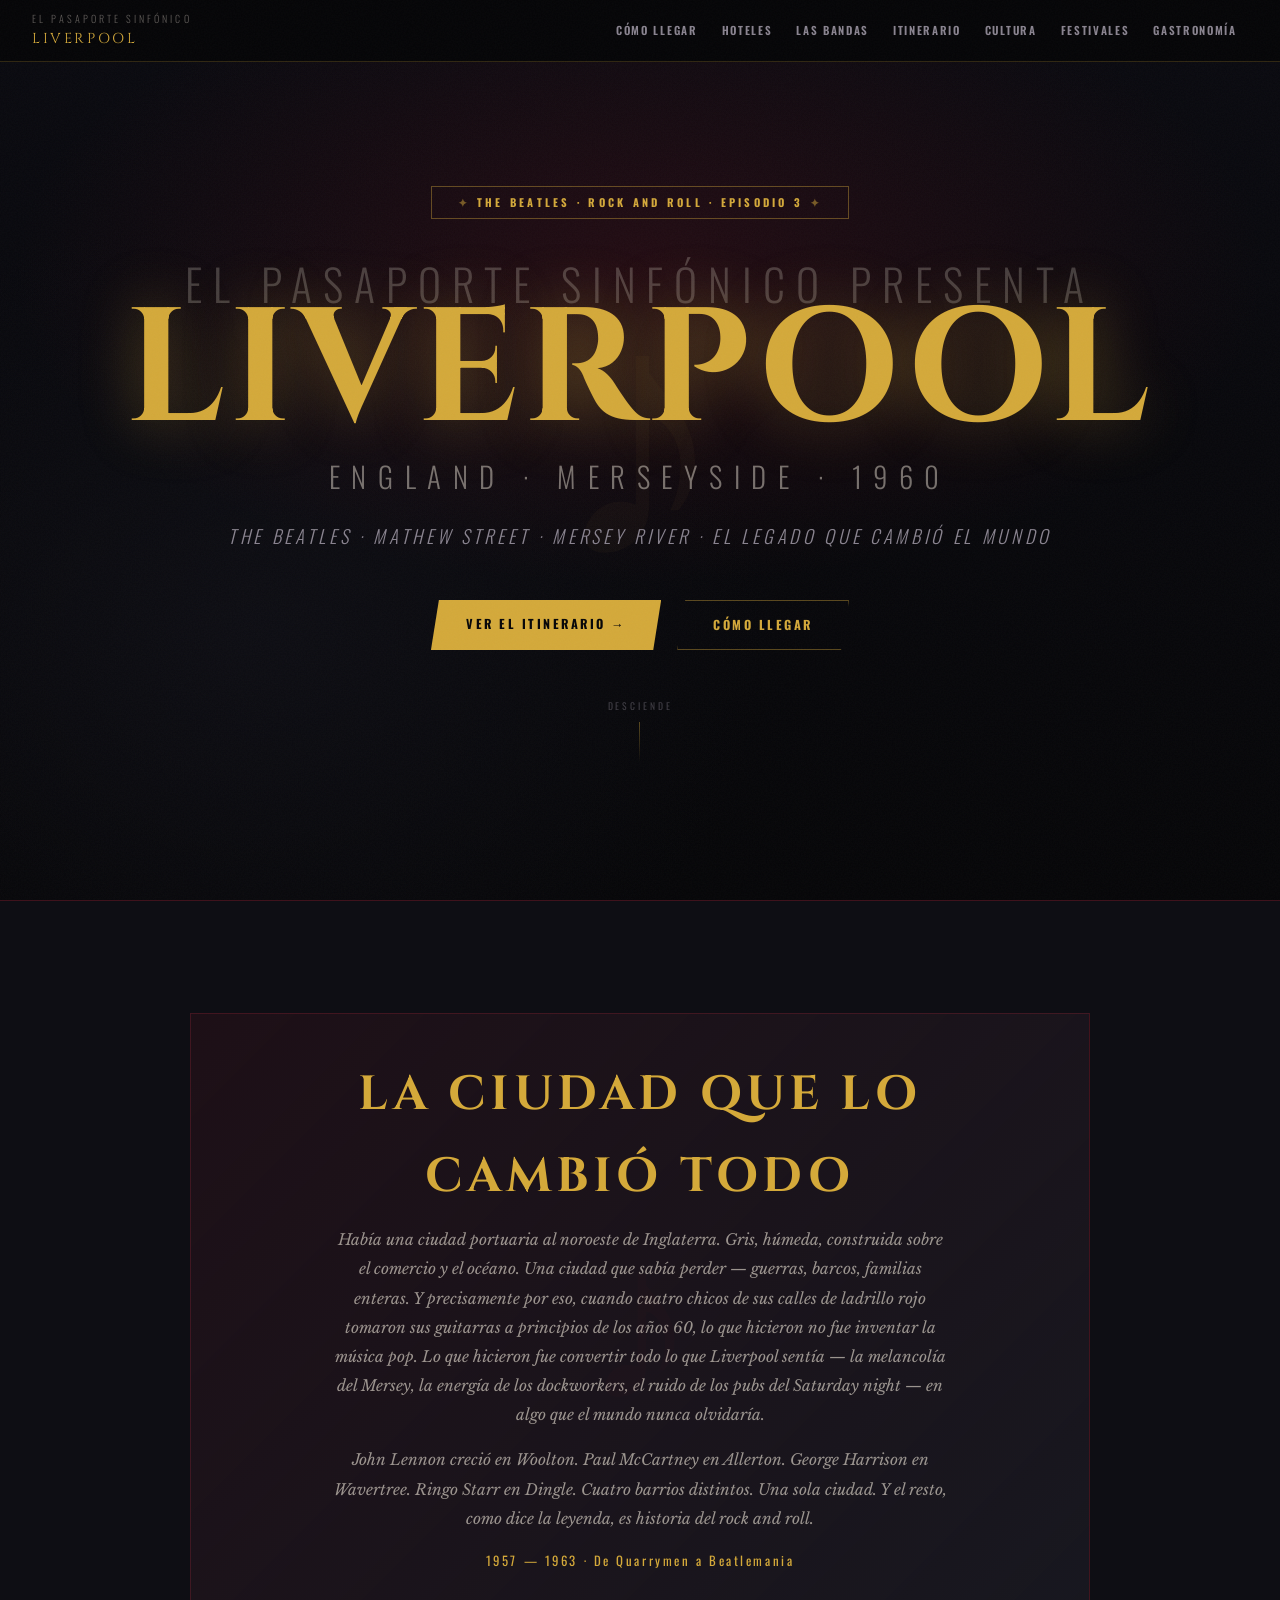
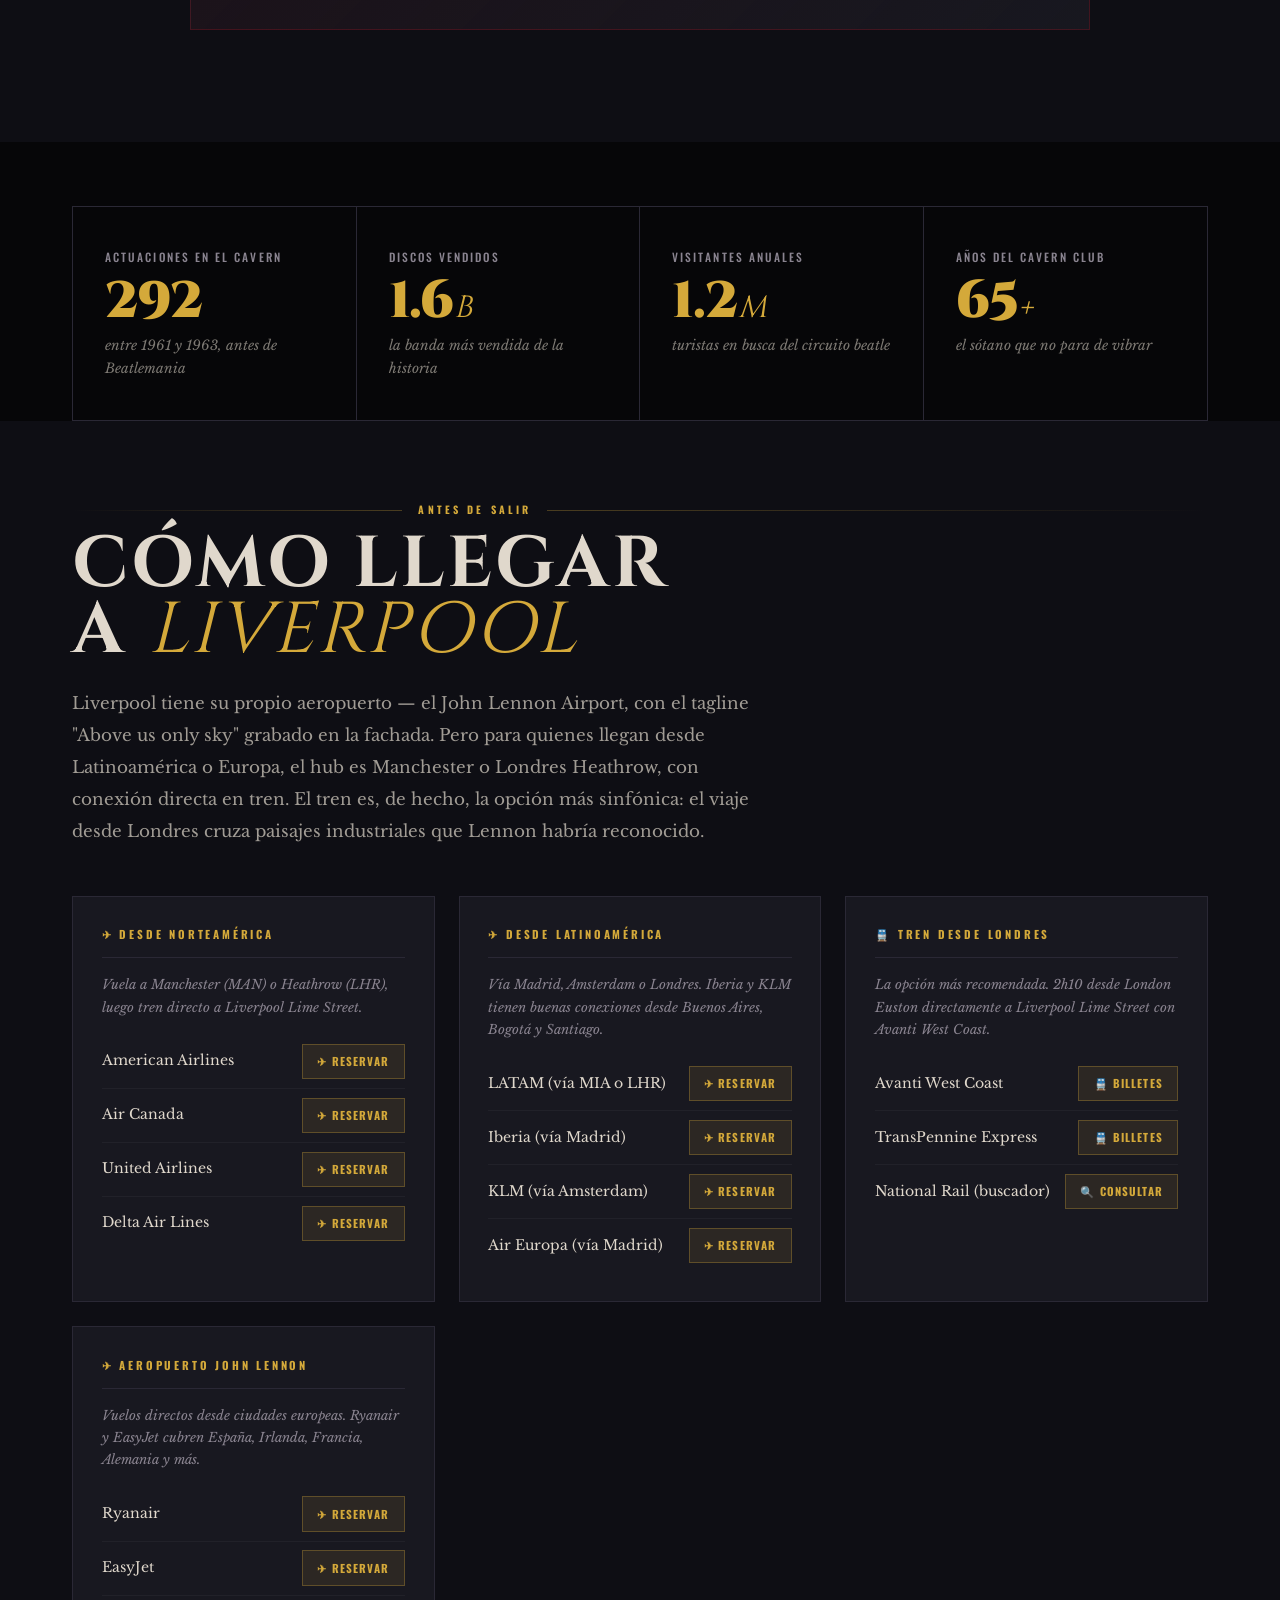
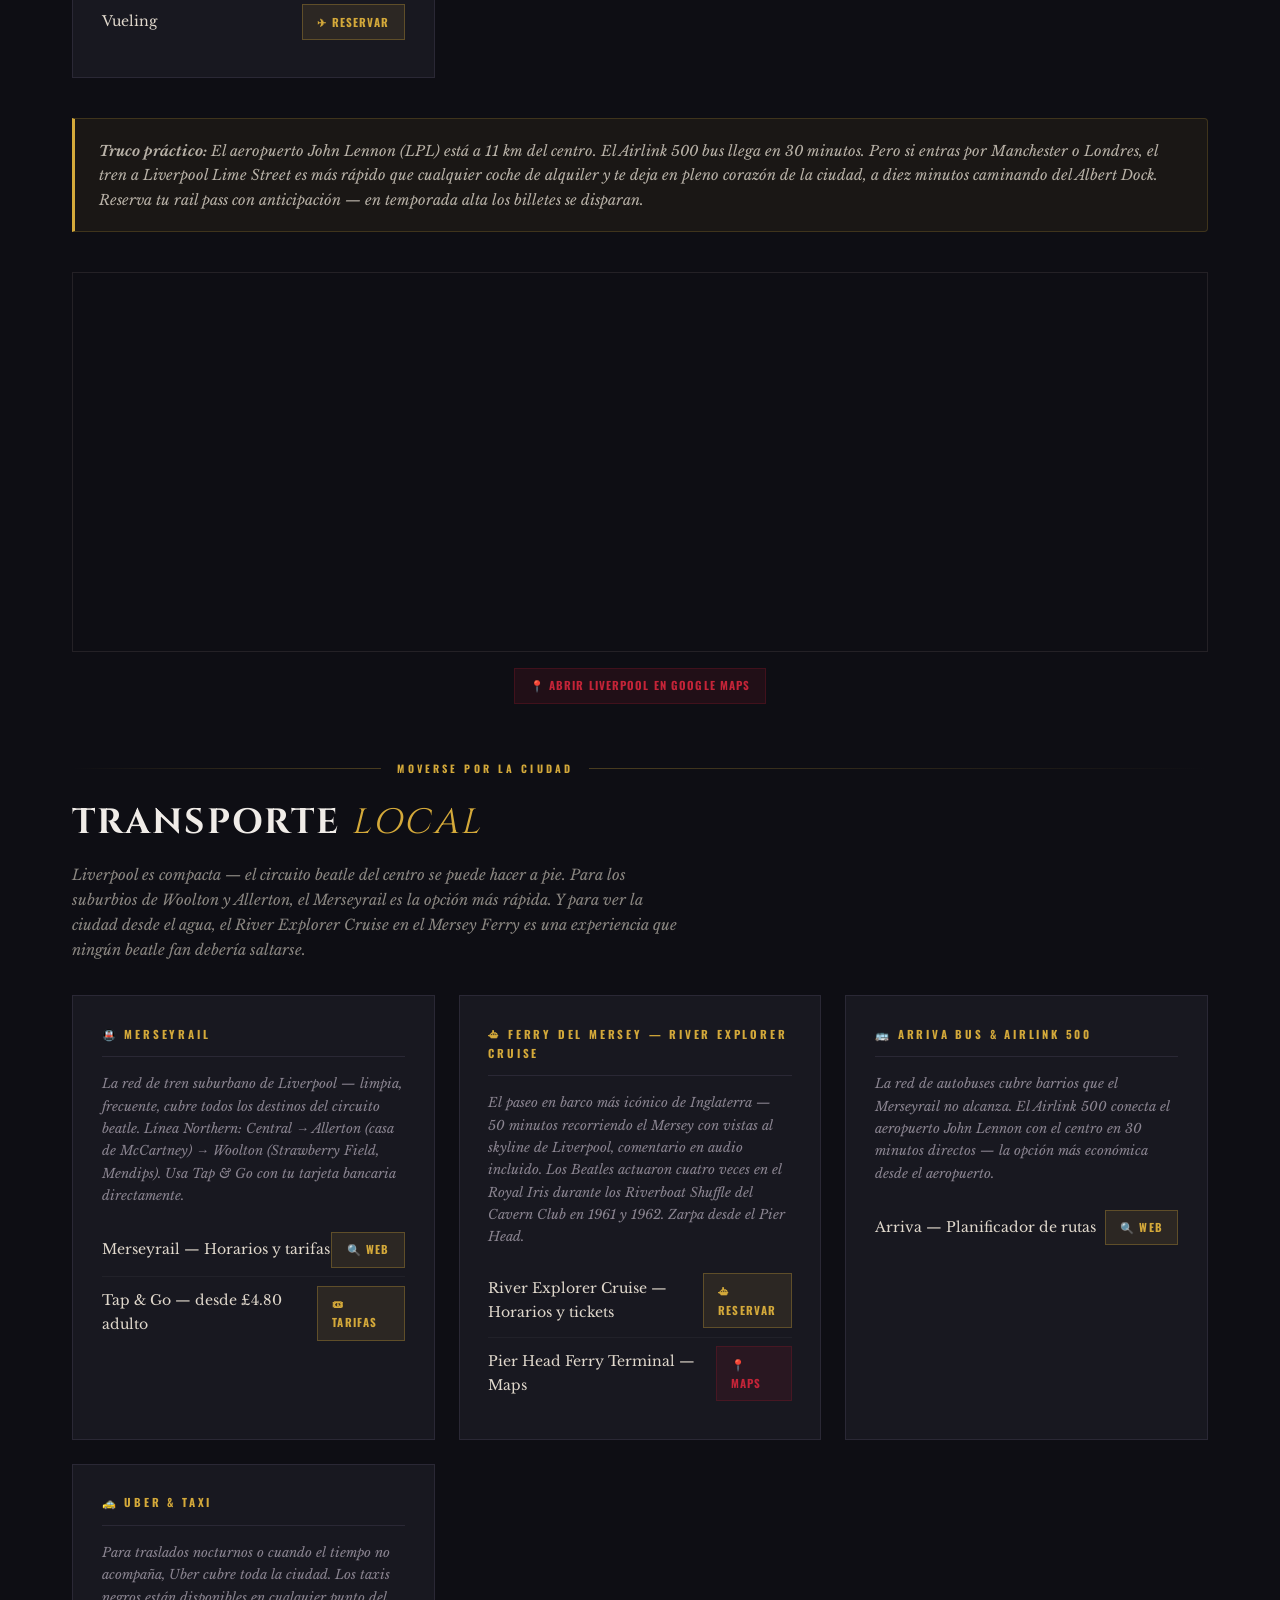
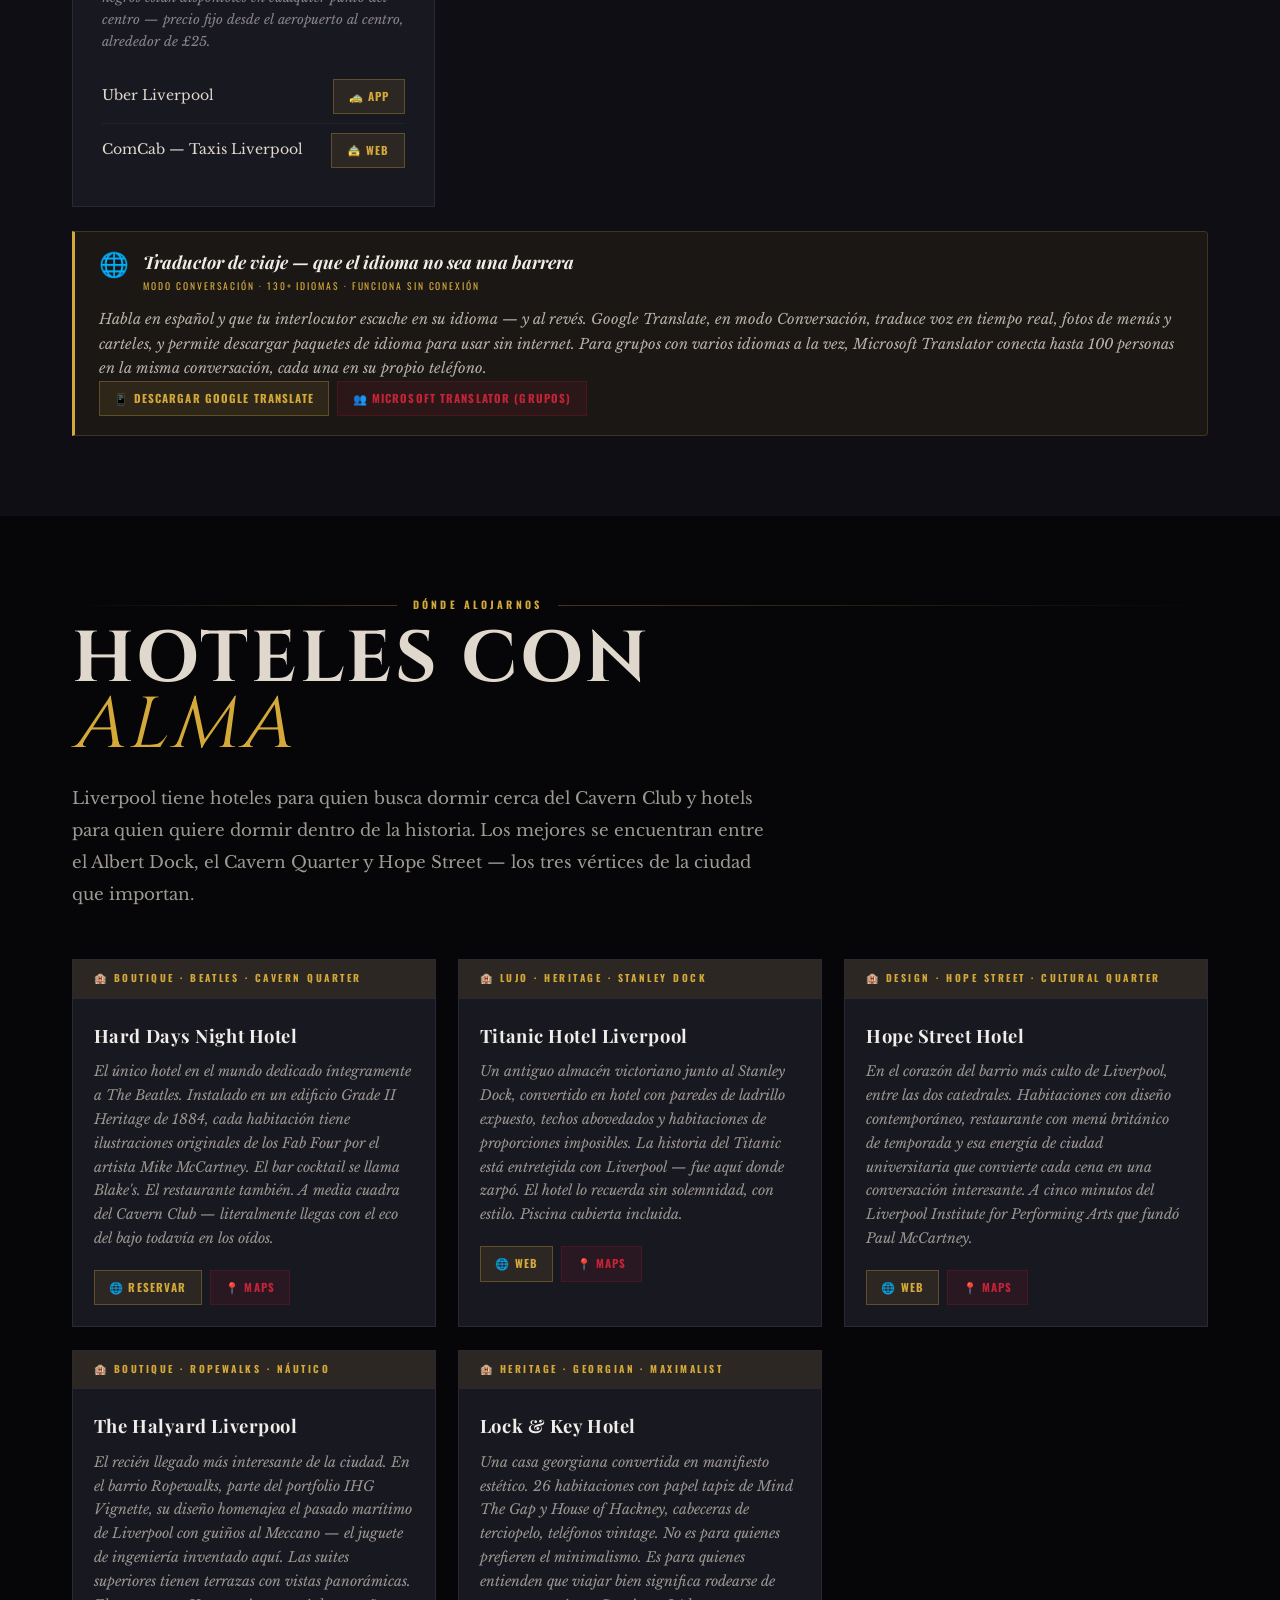
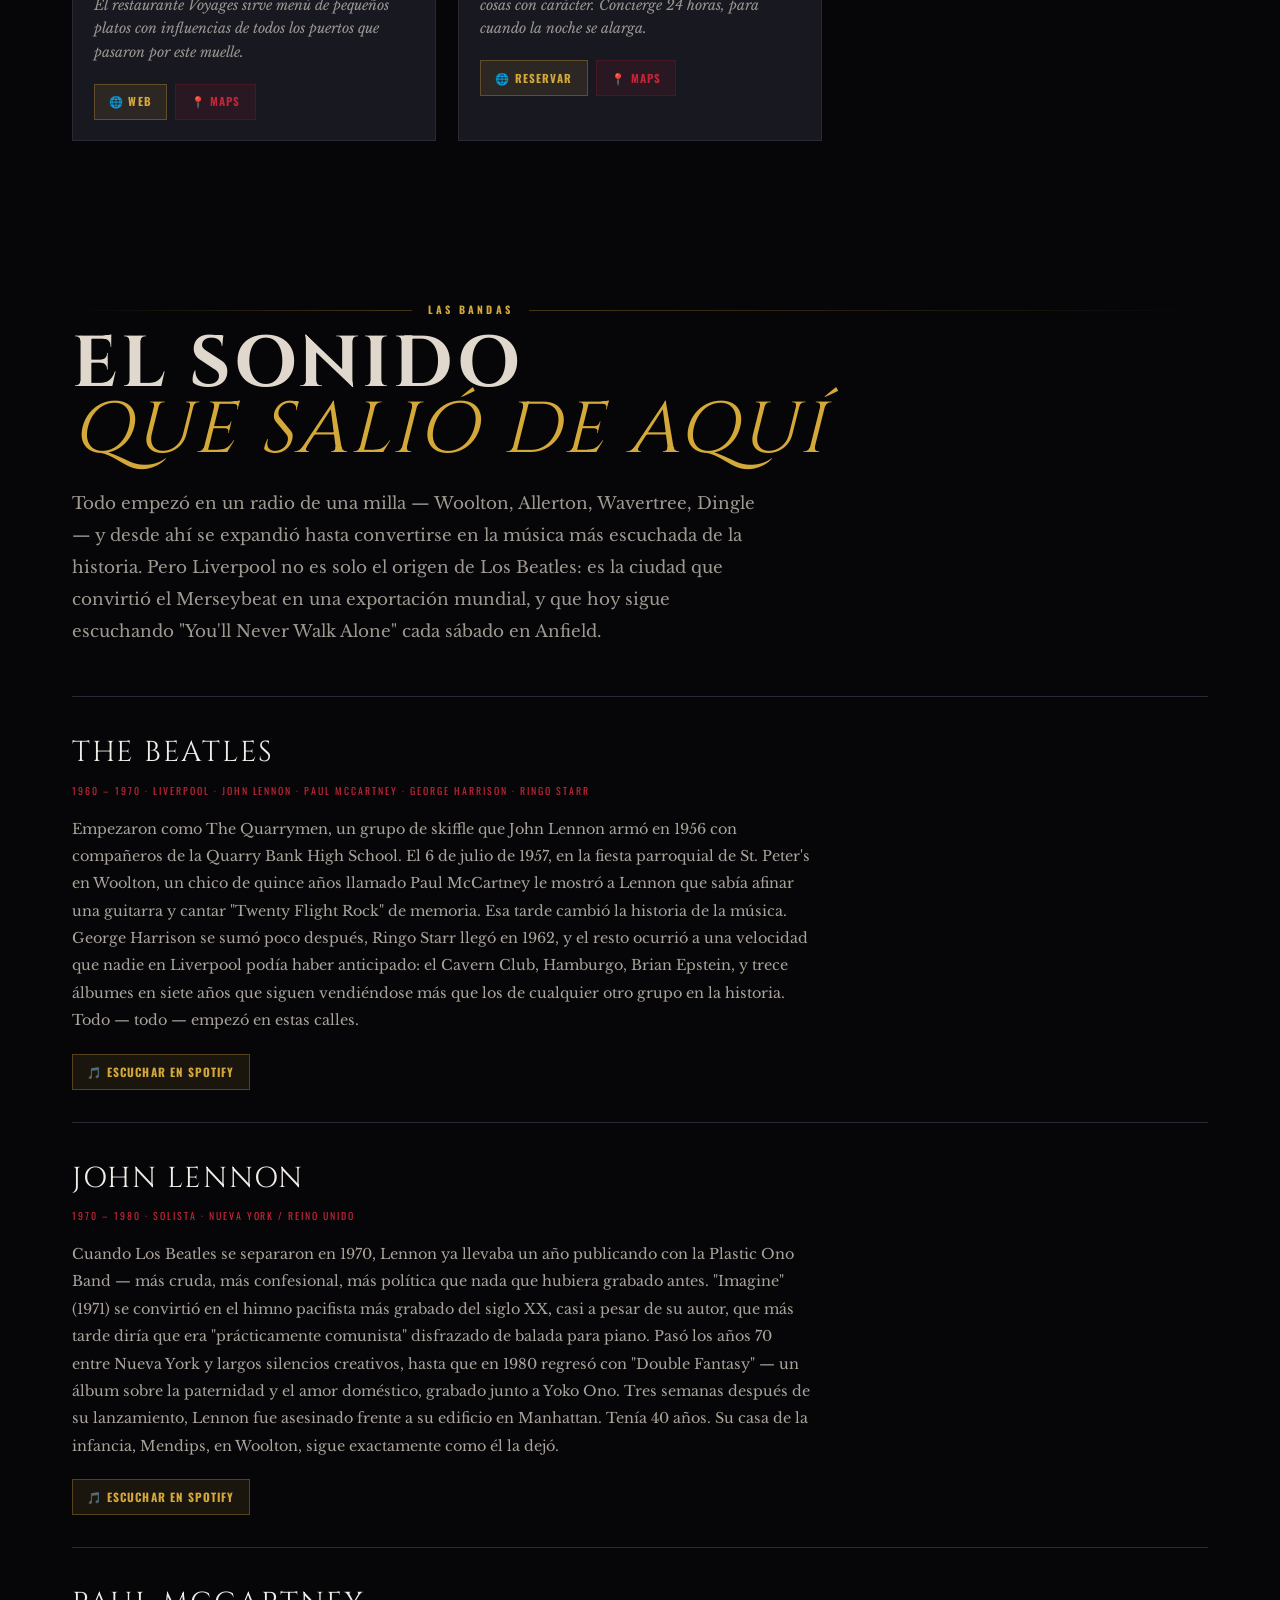
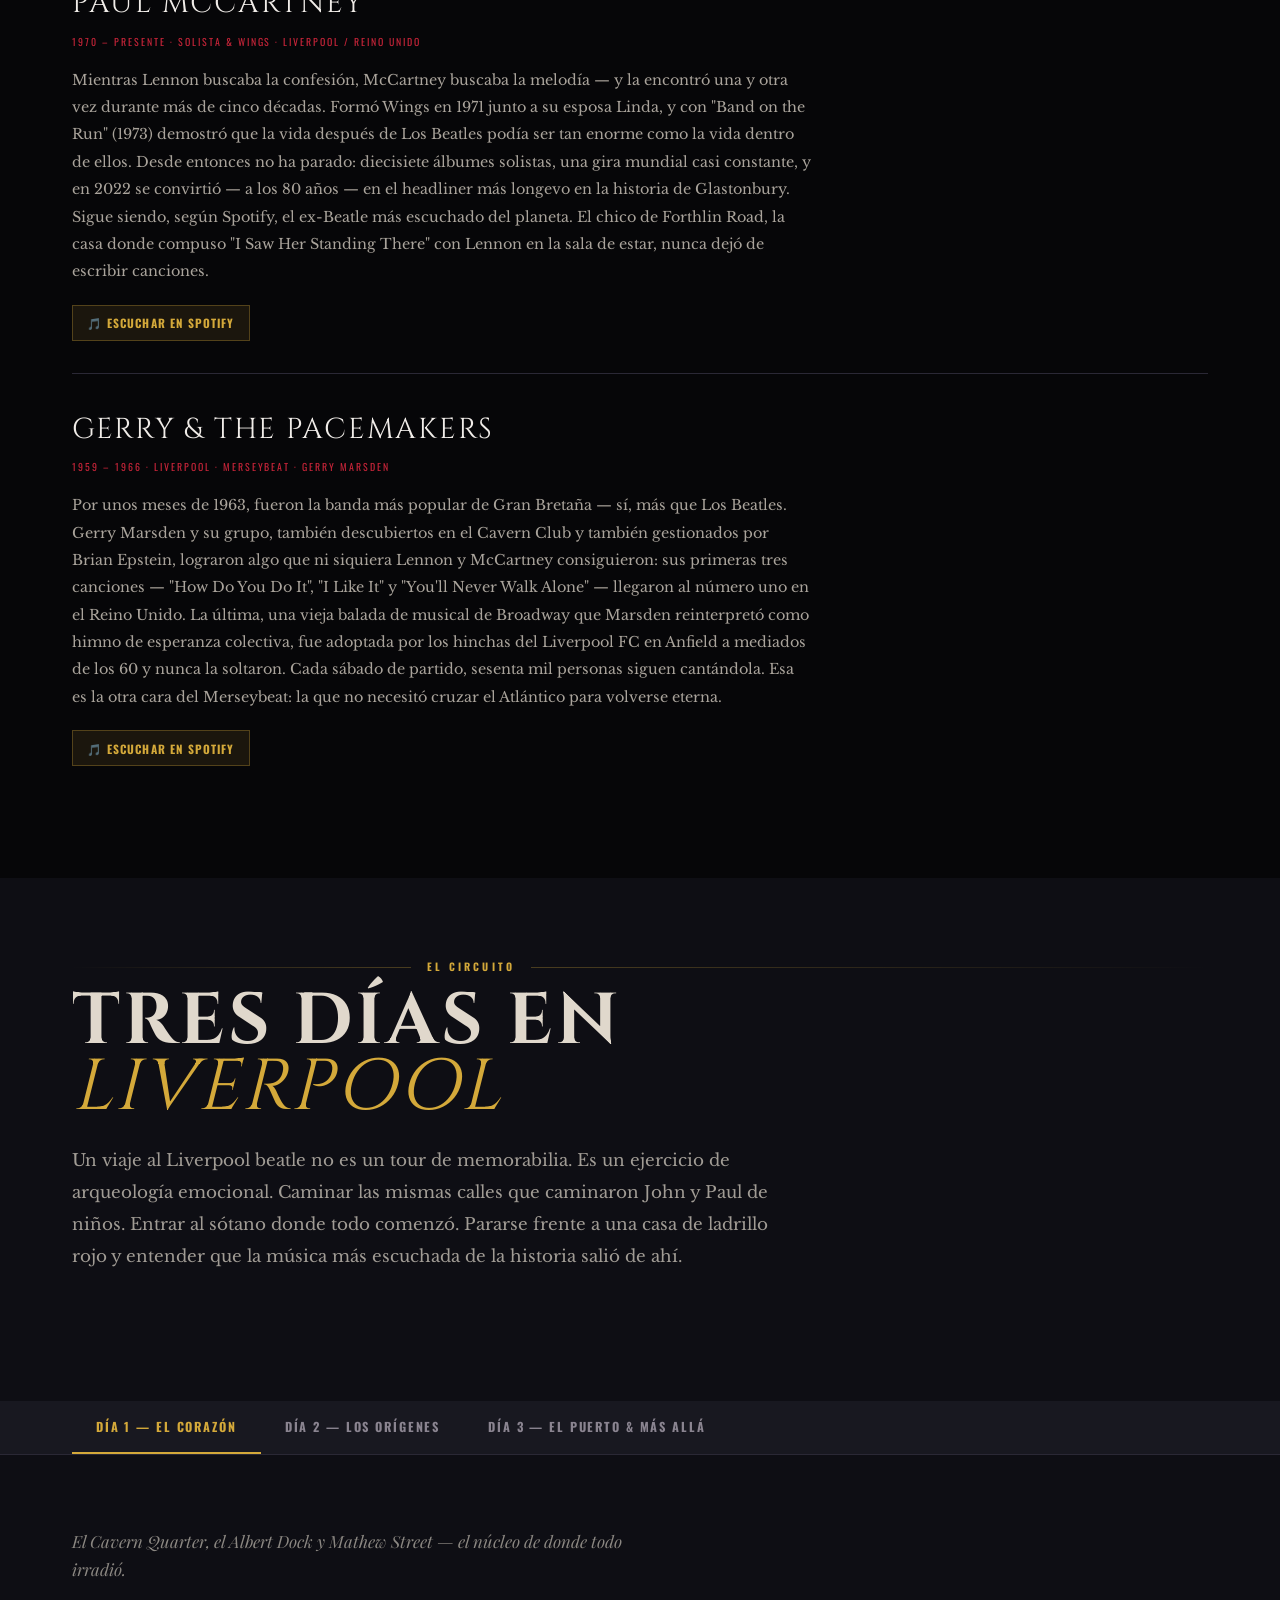
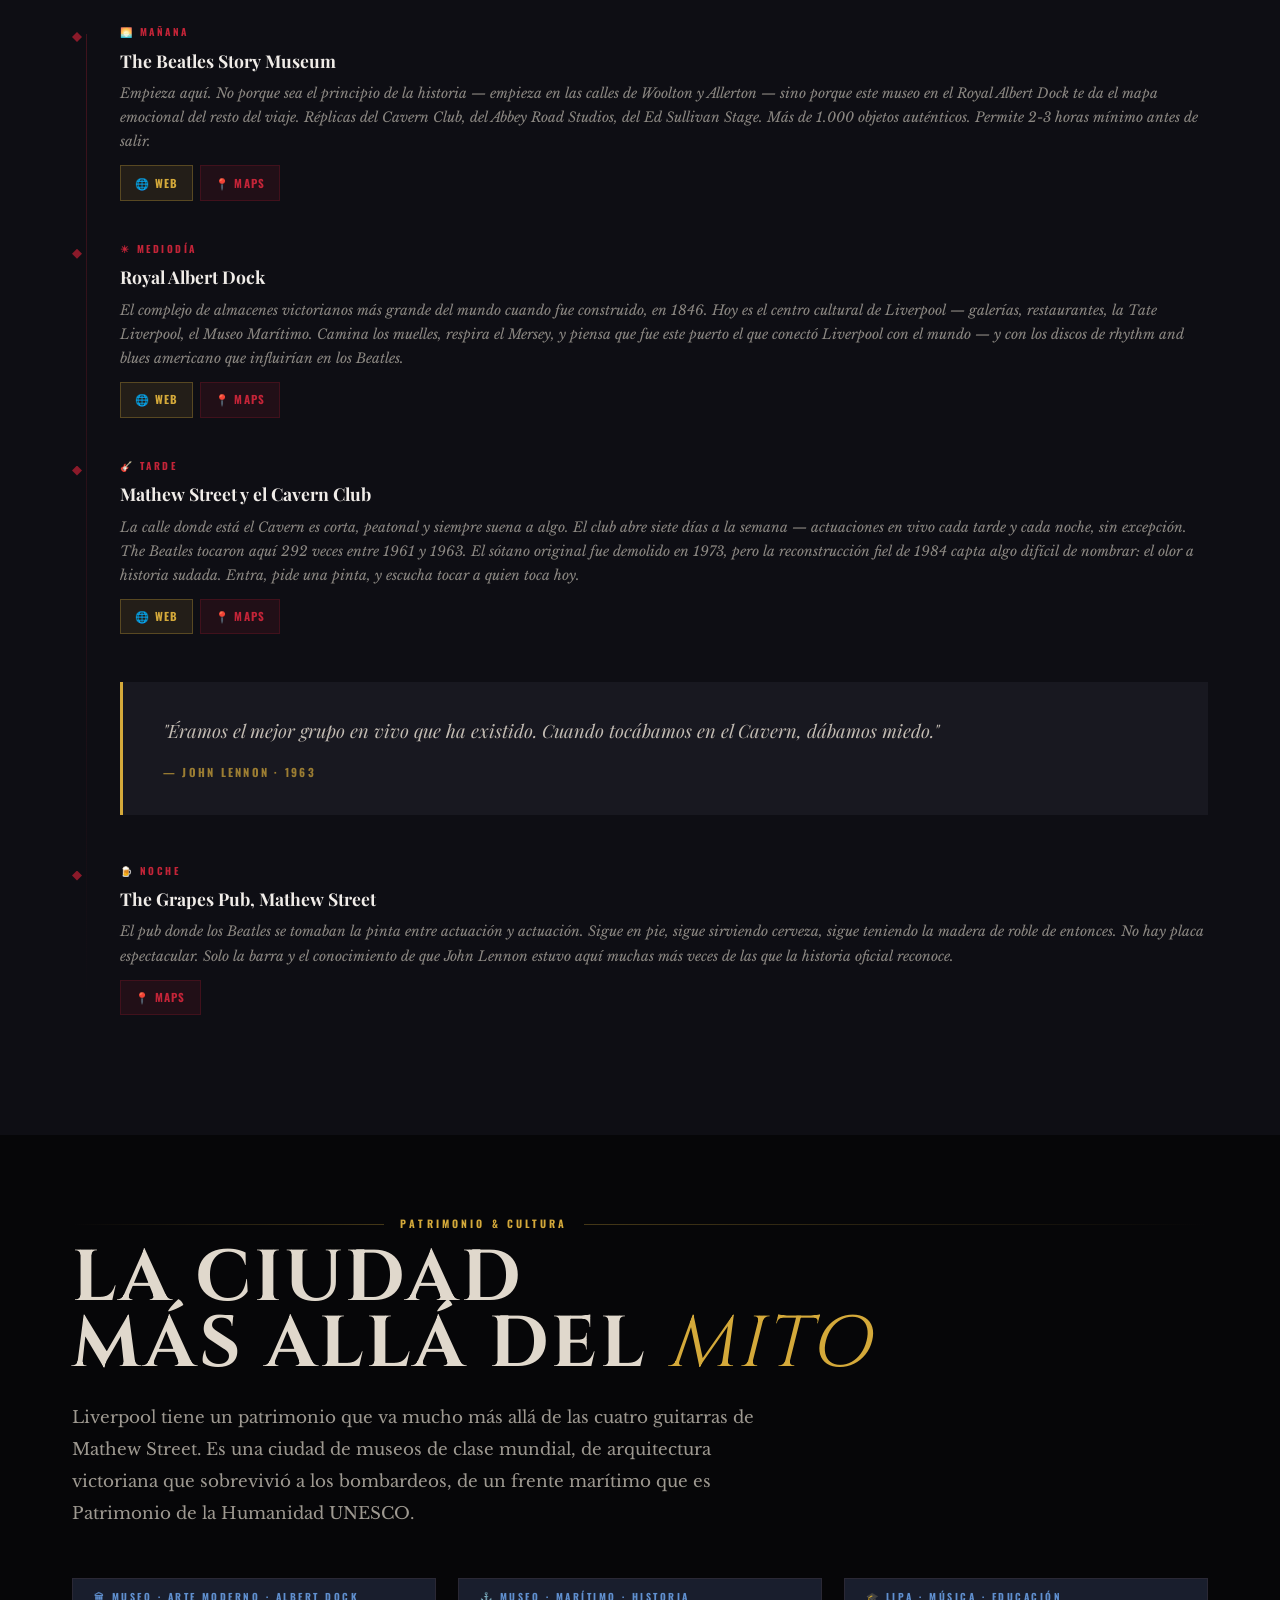
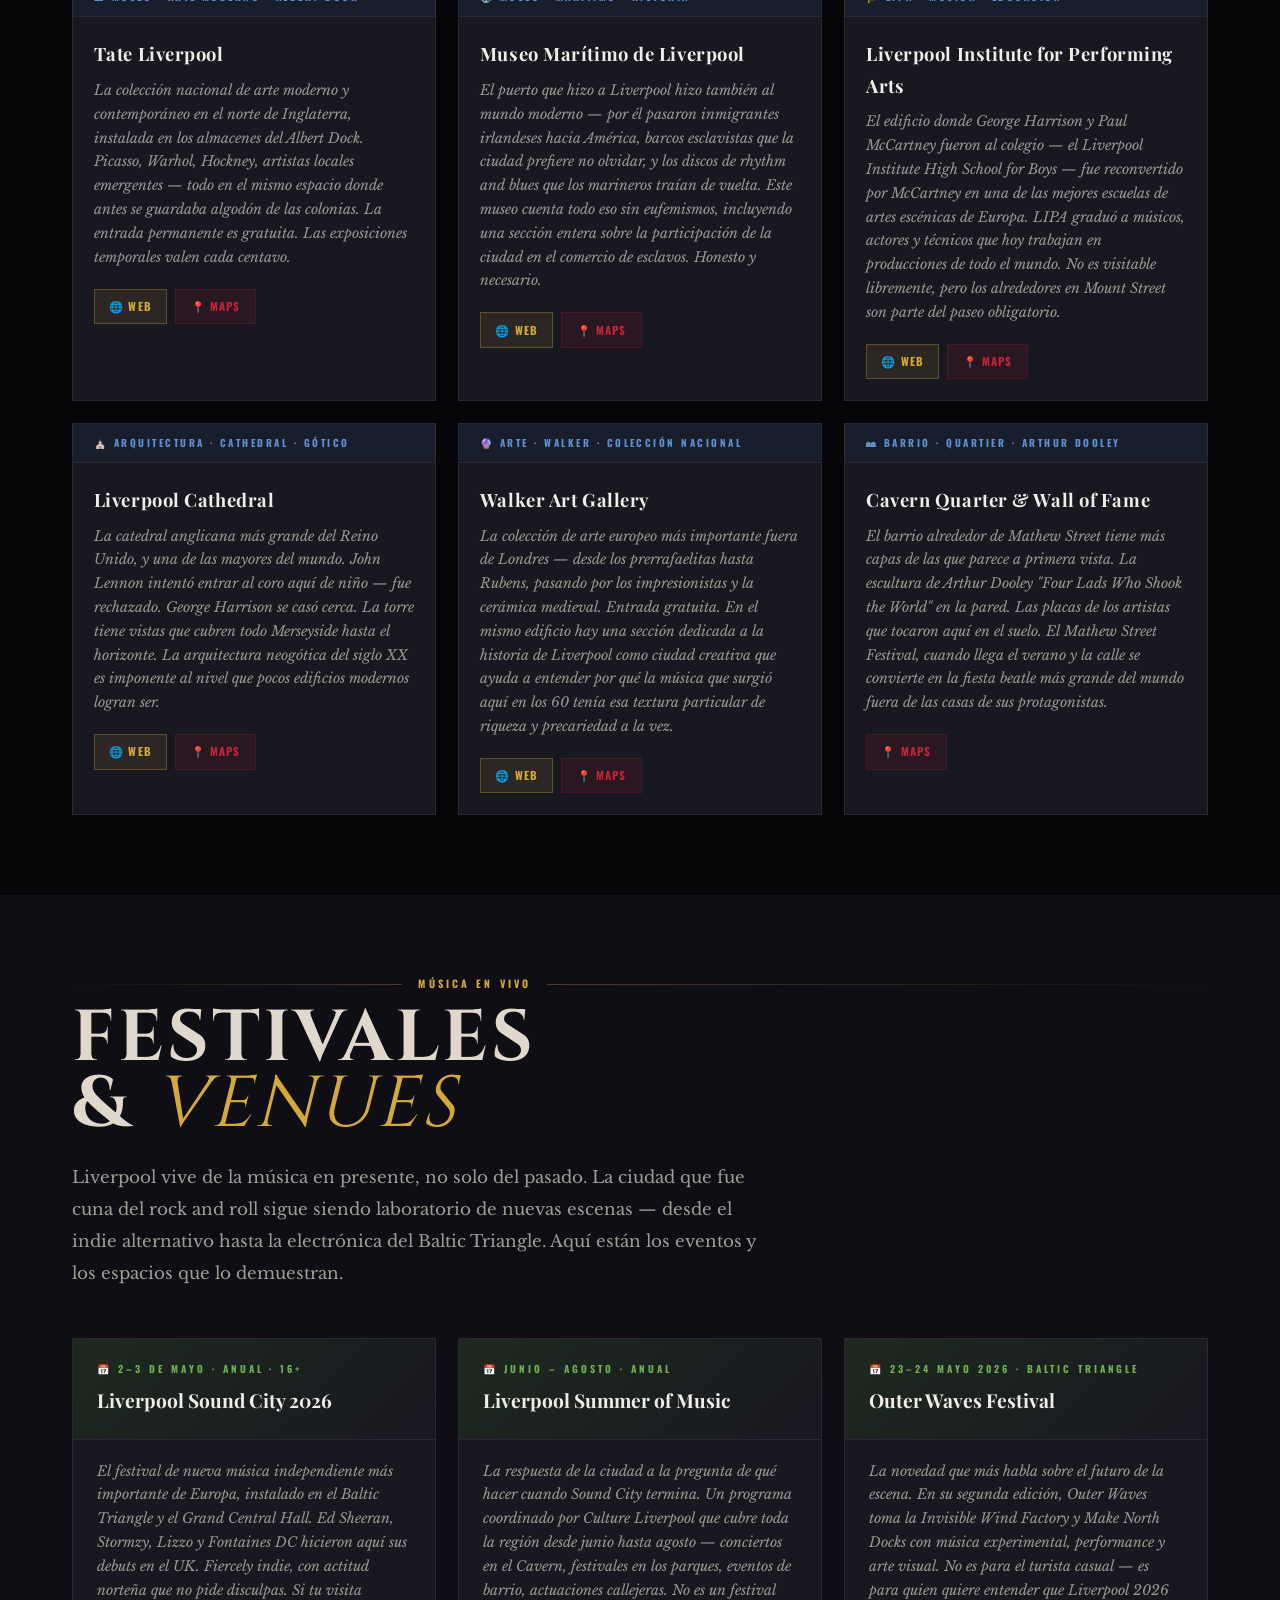
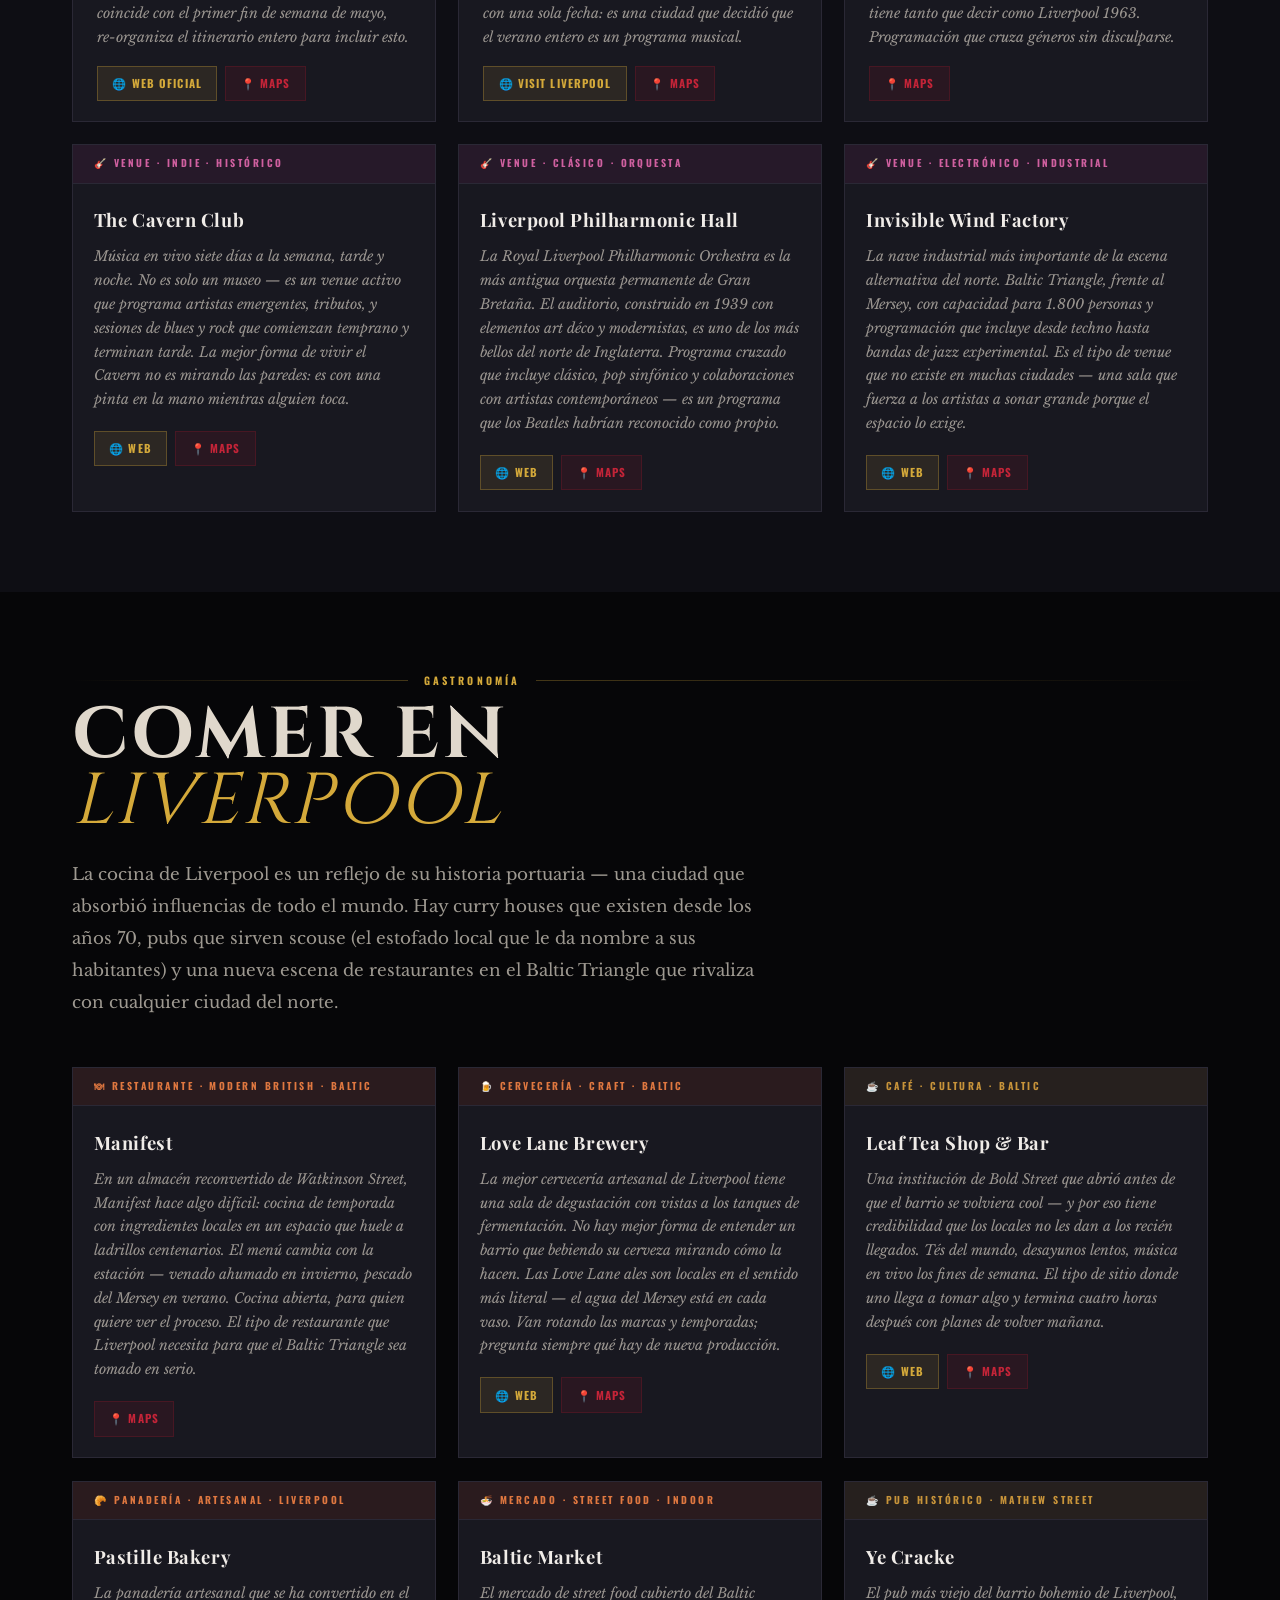
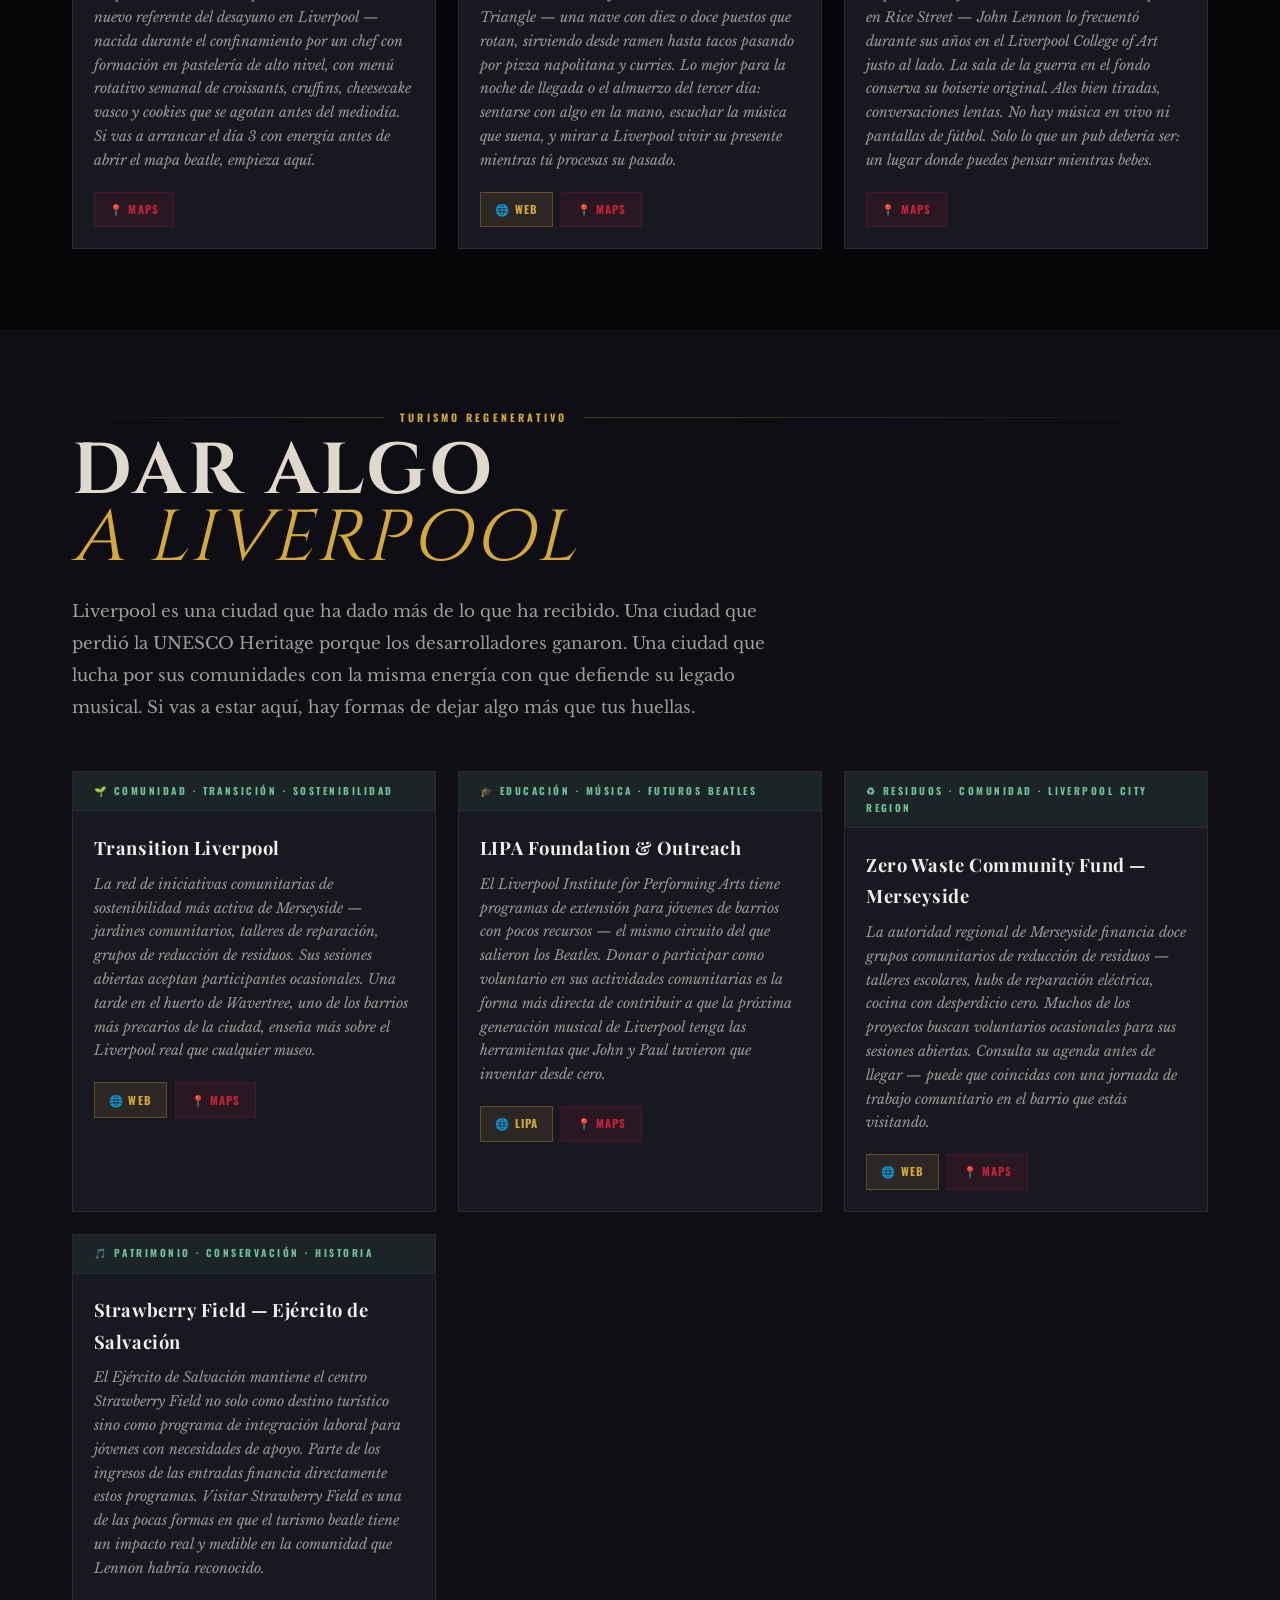
<file: design_handoff_pasaporte_sinfonico/guias/liverpool-guide-2.html>
<!DOCTYPE html>
<html lang="es">
<head>
<meta charset="UTF-8">
<meta name="viewport" content="width=device-width, initial-scale=1.0">
<title>Liverpool · The Beatles — El Pasaporte Sinfónico</title>
<link rel="preconnect" href="https://fonts.googleapis.com">
<link href="https://fonts.googleapis.com/css2?family=Playfair+Display:ital,wght@0,400;0,700;0,900;1,400;1,700&family=Cinzel:wght@700;900&family=Libre+Baskerville:ital,wght@0,400;0,700;1,400&family=Oswald:wght@300;400;600;700&display=swap" rel="stylesheet">

<style>
/* ═══ COLOR TOKENS — ELECTRIC ROCK · "Liverpool/Beatles" variant ═══
   Based on Electric Rock palette, tuned with Mersey river blue accent,
   stadium-gold primary, scarlet for Liverpool FC heritage
*/
:root {
  --base-1:  #060608;
  --base-2:  #0e0e14;
  --base-3:  #181820;
  --base-4:  #242430;

  --accent:       #d4a93a;
  --accent-bright:#f0c860;
  --accent-deep:  #9a7418;

  --secondary:    #8b1a2a;
  --secondary-glow:#c42438;

  --bone:    #f0ece8;
  --parch:   #e0d8cc;
  --smoke:   #8a8490;

  --rule:    #2a2835;

  --f-display: 'Cinzel', serif;
  --f-head:    'Playfair Display', serif;
  --f-body:    'Libre Baskerville', serif;
  --f-label:   'Oswald', sans-serif;
}

* { margin:0; padding:0; box-sizing:border-box; }
html { scroll-behavior:smooth; }

body {
  background: var(--base-1);
  color: var(--parch);
  font-family: var(--f-body);
  font-size: 16px;
  line-height: 1.7;
  overflow-x: hidden;
}

body::after {
  content:'';
  position:fixed;
  inset:0;
  pointer-events:none;
  z-index:9999;
  background-image: url("data:image/svg+xml,%3Csvg xmlns='http://www.w3.org/2000/svg' width='300' height='300'%3E%3Cfilter id='g'%3E%3CfeTurbulence type='fractalNoise' baseFrequency='0.65' numOctaves='3' stitchTiles='stitch'/%3E%3C/filter%3E%3Crect width='300' height='300' filter='url(%23g)' opacity='0.05'/%3E%3C/svg%3E");
  opacity: 0.6;
}

/* NAV */
.nav {
  position: fixed;
  top: 0; left: 0; right: 0;
  z-index: 200;
  background: rgba(6,6,8,0.97);
  backdrop-filter: blur(10px);
  border-bottom: 1px solid rgba(212,169,58,0.2);
  height: 62px;
  display: flex;
  align-items: center;
  padding: 0 2rem;
  justify-content: space-between;
}

.nav-logo {
  font-family: var(--f-display);
  font-size: 0.9rem;
  letter-spacing: 0.18em;
  color: var(--accent);
  text-decoration: none;
  text-transform: uppercase;
}

.nav-logo em {
  color: rgba(224,216,204,0.4);
  font-style: normal;
  font-size: 0.7em;
  display: block;
  letter-spacing: 0.3em;
  font-family: var(--f-label);
  font-weight: 300;
}

.nav-links { display: flex; gap: 0.1rem; list-style: none; }

.nav-links a {
  display: block;
  padding: 0.3rem 0.7rem;
  font-family: var(--f-label);
  font-size: 0.7rem;
  font-weight: 600;
  letter-spacing: 0.15em;
  text-transform: uppercase;
  color: var(--smoke);
  text-decoration: none;
  transition: color 0.2s;
}

.nav-links a:hover, .nav-links a.active { color: var(--accent); }

/* HERO */
.hero {
  min-height: 100vh;
  display: flex;
  flex-direction: column;
  align-items: center;
  justify-content: center;
  text-align: center;
  position: relative;
  overflow: hidden;
  padding: 8rem 2rem 5rem;
}

.hero-bg {
  position: absolute;
  inset: 0;
  background:
    radial-gradient(ellipse 70% 50% at 50% 30%, rgba(139,26,42,0.20) 0%, transparent 70%),
    radial-gradient(ellipse 50% 60% at 20% 70%, rgba(14,14,20,0.95) 0%, transparent 80%),
    linear-gradient(180deg, #0a0a10 0%, var(--base-1) 100%);
}

.hero-watermark {
  position: absolute;
  font-family: var(--f-display);
  font-size: 28vw;
  color: rgba(212,169,58,0.03);
  top: 50%;
  left: 50%;
  transform: translate(-50%,-50%);
  pointer-events: none;
  user-select: none;
  font-weight: 900;
  line-height: 1;
}

.episode-badge {
  position: relative;
  display: inline-block;
  font-family: var(--f-label);
  font-size: 0.68rem;
  font-weight: 700;
  letter-spacing: 0.3em;
  text-transform: uppercase;
  color: var(--accent);
  border: 1px solid rgba(212,169,58,0.4);
  padding: 0.4rem 1.2rem;
  margin-bottom: 2rem;
}

.episode-badge::before, .episode-badge::after {
  content: '✦';
  margin: 0 0.6em;
  opacity: 0.5;
}

.hero-title {
  position: relative;
  font-family: var(--f-display);
  font-size: clamp(2.8rem, 9vw, 8rem);
  line-height: 0.9;
  letter-spacing: 0.04em;
  text-transform: uppercase;
  margin-bottom: 0.4rem;
}

.hero-title .city {
  color: var(--accent);
  display: block;
  font-size: 1.4em;
  line-height: 0.85;
  text-shadow: 0 0 60px rgba(212,169,58,0.4);
}

.hero-title .under {
  color: rgba(224,216,204,0.25);
  font-size: 0.38em;
  letter-spacing: 0.25em;
  display: block;
  margin-top: 0.8rem;
  font-family: var(--f-label);
  font-weight: 300;
}

.hero-subtitle {
  position: relative;
  font-family: var(--f-label);
  font-size: clamp(0.9rem, 2vw, 1.15rem);
  font-weight: 300;
  letter-spacing: 0.2em;
  color: var(--smoke);
  text-transform: uppercase;
  margin: 1.5rem 0 3rem;
  font-style: italic;
}

.hero-ctas {
  position: relative;
  display: flex;
  gap: 1rem;
  flex-wrap: wrap;
  justify-content: center;
}

.btn-primary {
  display: inline-block;
  padding: 0.85rem 2.2rem;
  font-family: var(--f-label);
  font-size: 0.78rem;
  font-weight: 700;
  letter-spacing: 0.2em;
  text-transform: uppercase;
  color: var(--base-1);
  background: var(--accent);
  text-decoration: none;
  transition: all 0.25s;
  clip-path: polygon(8px 0%, 100% 0%, calc(100% - 8px) 100%, 0% 100%);
  border: none;
  cursor: pointer;
}

.btn-primary:hover { background: var(--accent-bright); transform: translateY(-2px); }

.btn-ghost {
  display: inline-block;
  padding: 0.85rem 2.2rem;
  font-family: var(--f-label);
  font-size: 0.78rem;
  font-weight: 700;
  letter-spacing: 0.2em;
  text-transform: uppercase;
  color: var(--accent);
  background: transparent;
  border: 1px solid rgba(212,169,58,0.4);
  text-decoration: none;
  transition: all 0.25s;
  clip-path: polygon(8px 0%, 100% 0%, calc(100% - 8px) 100%, 0% 100%);
}

.btn-ghost:hover { border-color: var(--accent); background: rgba(212,169,58,0.08); }

/* SECTIONS */
.section { padding: 5rem 0; position: relative; }
.section-inner { max-width: 1200px; margin: 0 auto; padding: 0 2rem; }

.section-rule {
  display: flex;
  align-items: center;
  gap: 1rem;
  margin-bottom: 0.8rem;
}

.section-rule::before {
  content: '';
  flex: 1;
  height: 1px;
  background: linear-gradient(to right, transparent, rgba(212,169,58,0.3));
}

.section-rule::after {
  content: '';
  flex: 2;
  height: 1px;
  background: linear-gradient(to right, rgba(212,169,58,0.3), transparent);
}

.section-tag {
  font-family: var(--f-label);
  font-size: 0.65rem;
  font-weight: 700;
  letter-spacing: 0.3em;
  text-transform: uppercase;
  color: var(--accent);
  white-space: nowrap;
}

.section-title {
  font-family: var(--f-display);
  font-size: clamp(2rem, 6vw, 4.5rem);
  line-height: 0.92;
  letter-spacing: 0.04em;
  text-transform: uppercase;
  margin-bottom: 1.5rem;
}

.section-title em {
  color: var(--accent);
  font-style: italic;
  font-weight: 400;
}

.section-lead {
  font-size: 1.05rem;
  line-height: 1.9;
  color: rgba(224,216,204,0.7);
  max-width: 700px;
  margin-bottom: 3rem;
  font-weight: 400;
}

.section-lead em {
  color: var(--accent);
  font-style: italic;
}

/* TRIBUTE BOX */
.tribute-box {
  background: linear-gradient(135deg, rgba(139,26,42,0.12), rgba(24,24,32,0.95));
  border: 1px solid rgba(139,26,42,0.35);
  padding: 2.5rem;
  text-align: center;
  margin: 3rem auto;
  max-width: 900px;
  position: relative;
  overflow: hidden;
}

.tribute-box::before {
  content: '♪';
  position: absolute;
  font-size: 14rem;
  opacity: 0.03;
  top: 50%;
  left: 50%;
  transform: translate(-50%,-50%);
  color: var(--secondary);
  pointer-events: none;
}

.tribute-box h2 {
  font-family: var(--f-display);
  font-size: clamp(1.5rem,4vw,3rem);
  letter-spacing: 0.1em;
  text-transform: uppercase;
  color: var(--accent);
  margin-bottom: 0.5rem;
}

.tribute-box p {
  font-size: 0.96rem;
  color: rgba(224,216,204,0.65);
  line-height: 1.9;
  max-width: 620px;
  margin: 0 auto 1rem;
  font-style: italic;
}

/* TRANSPORT */
.transport-grid {
  display: grid;
  grid-template-columns: repeat(auto-fill, minmax(280px, 1fr));
  gap: 1.5rem;
  margin-top: 2rem;
}

.transport-card {
  background: var(--base-3);
  border: 1px solid var(--rule);
  padding: 1.8rem;
  transition: border-color 0.2s;
}

.transport-card:hover { border-color: rgba(212,169,58,0.3); }

.transport-card h3 {
  font-family: var(--f-label);
  font-size: 0.7rem;
  font-weight: 700;
  letter-spacing: 0.25em;
  text-transform: uppercase;
  color: var(--accent);
  margin-bottom: 1rem;
  padding-bottom: 0.8rem;
  border-bottom: 1px solid var(--rule);
}

.transport-row {
  display: flex;
  align-items: center;
  justify-content: space-between;
  padding: 0.55rem 0;
  border-bottom: 1px solid rgba(255,255,255,0.04);
}

.transport-row:last-of-type { border-bottom: none; }
.transport-name { font-size: 0.88rem; color: var(--parch); }

/* CARDS */
.cards-grid {
  display: grid;
  grid-template-columns: repeat(auto-fill, minmax(300px, 1fr));
  gap: 1.4rem;
  margin-top: 2rem;
}

.card {
  background: var(--base-3);
  border: 1px solid var(--rule);
  overflow: hidden;
  transition: transform 0.2s, border-color 0.2s;
}

.card:hover {
  transform: translateY(-3px);
  border-color: rgba(212,169,58,0.25);
}

.card-type {
  font-family: var(--f-label);
  font-size: 0.62rem;
  font-weight: 700;
  letter-spacing: 0.25em;
  text-transform: uppercase;
  padding: 0.65rem 1.3rem;
  border-bottom: 1px solid var(--rule);
}

.card-type.hotel    { background: rgba(212,169,58,0.10); color: var(--accent); }
.card-type.food     { background: rgba(192,56,10,0.10);  color: #e07840; }
.card-type.cafe     { background: rgba(120,80,20,0.15);  color: #c8943a; }
.card-type.culture  { background: rgba(30,80,160,0.10);  color: #6090d0; }
.card-type.festival { background: rgba(80,160,30,0.10);  color: #70b050; }
.card-type.nature   { background: rgba(30,140,100,0.10); color: #50c080; }
.card-type.music    { background: rgba(160,30,120,0.10); color: #d060a0; }
.card-type.tour     { background: rgba(100,60,180,0.10); color: #9070d0; }
.card-type.sustain  { background: rgba(50,130,90,0.12);  color: #70c098; }

.card-body { padding: 1.3rem; }

.card-title {
  font-family: var(--f-head);
  font-size: 1.15rem;
  font-weight: 700;
  letter-spacing: 0.03em;
  margin-bottom: 0.6rem;
  color: var(--bone);
}

.card-desc {
  font-size: 0.875rem;
  color: rgba(224,216,204,0.65);
  line-height: 1.7;
  margin-bottom: 1.2rem;
  font-style: italic;
}

.card-links { display: flex; gap: 0.5rem; flex-wrap: wrap; }

/* BUTTONS */
.btn {
  display: inline-flex;
  align-items: center;
  gap: 0.4rem;
  padding: 0.45rem 0.9rem;
  font-family: var(--f-label);
  font-size: 0.7rem;
  font-weight: 700;
  letter-spacing: 0.1em;
  text-transform: uppercase;
  text-decoration: none;
  transition: all 0.2s;
  cursor: pointer;
  border: 1px solid var(--rule);
  background: transparent;
  color: var(--smoke);
}

.btn:hover { color: var(--accent); border-color: rgba(212,169,58,0.4); }

.btn-map {
  background: rgba(139,26,42,0.15);
  color: var(--secondary-glow);
  border-color: rgba(139,26,42,0.3);
}

.btn-map:hover {
  color: var(--accent-bright);
  background: rgba(139,26,42,0.25);
  border-color: var(--secondary);
}

.btn-web {
  background: rgba(212,169,58,0.10);
  color: var(--accent);
  border-color: rgba(212,169,58,0.30);
}

.btn-web:hover {
  background: rgba(212,169,58,0.20);
  border-color: rgba(212,169,58,0.60);
}

/* BAND SPOTLIGHT */
.band-spotlight { border-top: 1px solid var(--rule); padding: 2rem 0; }
.band-spotlight:first-of-type { border-top: none; }
.band-name { font-family: var(--f-display); font-size: 1.8rem; color: var(--bone); text-transform: uppercase; letter-spacing: 0.06em; margin-bottom: 0.3rem; }
.band-years { font-family: var(--f-label); font-size: 0.62rem; font-weight: 400; letter-spacing: 0.2em; color: var(--secondary-glow); text-transform: uppercase; margin-bottom: 1rem; }
.band-desc { font-family: var(--f-body); font-size: 0.9rem; line-height: 1.9; color: rgba(224,216,204,0.75); max-width: 740px; }

/* TIP BOX */
.tip-box {
  background: rgba(212,169,58,0.06);
  border: 1px solid rgba(212,169,58,0.2);
  border-left: 3px solid var(--accent);
  padding: 1.2rem 1.5rem;
  border-radius: 0 4px 4px 0;
  margin-top: 2rem;
}

.tip-box p {
  font-size: 0.9rem;
  color: rgba(224,216,204,0.8);
  font-style: italic;
  line-height: 1.7;
}

/* TIMELINE */
.timeline { position: relative; padding-left: 3rem; }

.timeline::before {
  content: '';
  position: absolute;
  left: 0.85rem;
  top: 0.6rem;
  bottom: 0;
  width: 1px;
  background: linear-gradient(to bottom, var(--secondary), transparent);
  opacity: 0.4;
}

.tl-item { position: relative; margin-bottom: 2.5rem; }

.tl-item::before {
  content: '';
  position: absolute;
  left: -3rem;
  top: 0.5rem;
  width: 10px;
  height: 10px;
  background: var(--secondary);
  clip-path: polygon(50% 0%, 100% 50%, 50% 100%, 0% 50%);
}

.tl-time {
  font-family: var(--f-label);
  font-size: 0.62rem;
  font-weight: 700;
  letter-spacing: 0.25em;
  text-transform: uppercase;
  color: var(--secondary-glow);
  margin-bottom: 0.3rem;
}

.tl-place {
  font-family: var(--f-head);
  font-size: 1.1rem;
  font-weight: 700;
  color: var(--bone);
  margin-bottom: 0.4rem;
}

.tl-desc {
  font-size: 0.86rem;
  color: rgba(224,216,204,0.6);
  line-height: 1.75;
  margin-bottom: 0.7rem;
  font-style: italic;
}

.tl-links { display: flex; gap: 0.4rem; flex-wrap: wrap; }

/* TABS */
.tabs-nav {
  background: var(--base-3);
  border-bottom: 1px solid var(--rule);
  position: sticky;
  top: 62px;
  z-index: 50;
}

.tabs-nav-inner {
  max-width: 1200px;
  margin: 0 auto;
  padding: 0 2rem;
  display: flex;
  gap: 0;
  overflow-x: auto;
  scrollbar-width: none;
}

.tabs-nav-inner::-webkit-scrollbar { display: none; }

.tab-btn {
  padding: 1rem 1.5rem;
  font-family: var(--f-label);
  font-size: 0.78rem;
  font-weight: 700;
  letter-spacing: 0.15em;
  text-transform: uppercase;
  color: var(--smoke);
  background: none;
  border: none;
  border-bottom: 2px solid transparent;
  cursor: pointer;
  white-space: nowrap;
  transition: all 0.2s;
}

.tab-btn:hover { color: var(--bone); }
.tab-btn.active { color: var(--accent); border-bottom-color: var(--accent); }

.tab-content { display: none; }
.tab-content.active { display: block; }

/* QUOTE */
.quote-block {
  background: var(--base-3);
  border-left: 3px solid var(--accent);
  padding: 2rem 2.5rem;
  margin: 3rem 0;
  position: relative;
}

.quote-text {
  font-family: var(--f-head);
  font-size: 1.15rem;
  font-style: italic;
  line-height: 1.8;
  color: rgba(224,216,204,0.85);
}

.quote-source {
  margin-top: 1rem;
  font-family: var(--f-label);
  font-size: 0.7rem;
  font-weight: 700;
  letter-spacing: 0.2em;
  text-transform: uppercase;
  color: var(--accent);
  opacity: 0.7;
}

/* STATS */
.stats-row {
  display: grid;
  grid-template-columns: repeat(auto-fit, minmax(220px, 1fr));
  gap: 0;
  margin-top: 4rem;
  border: 1px solid var(--rule);
}

.stat-cell {
  padding: 2.5rem 2rem;
  border-right: 1px solid var(--rule);
}

.stat-cell:last-child { border-right: none; }

.stat-cell .num {
  font-family: var(--f-display);
  font-size: clamp(2.5rem, 4vw, 3.5rem);
  font-weight: 900;
  line-height: 1;
  color: var(--accent);
  margin-bottom: 0.4rem;
  letter-spacing: -0.02em;
}

.stat-cell .num em { font-style: italic; font-weight: 400; font-size: 0.6em; }

.stat-cell .lbl {
  font-family: var(--f-label);
  font-size: 0.72rem;
  font-weight: 500;
  letter-spacing: 0.18em;
  text-transform: uppercase;
  color: var(--smoke);
  margin-bottom: 0.6rem;
}

.stat-cell .desc {
  font-size: 0.85rem;
  color: rgba(224,216,204,0.55);
  font-style: italic;
}

/* MAP */
.map-embed {
  width: 100%;
  height: 380px;
  border: 1px solid var(--rule);
  overflow: hidden;
  margin-top: 2rem;
  filter: sepia(30%) contrast(1.05) brightness(0.85);
  transition: filter 0.3s;
}

.map-embed:hover { filter: sepia(10%) contrast(1.05) brightness(0.95); }
.map-embed iframe { width: 100%; height: 100%; border: none; }

/* HR */
.hr {
  height: 1px;
  background: linear-gradient(90deg, transparent, var(--rule), transparent);
  margin: 3rem 0;
}

/* FOOTER */
footer {
  background: var(--base-2);
  border-top: 1px solid rgba(212,169,58,0.15);
  padding: 4rem 2rem;
  text-align: center;
}

.footer-logo {
  font-family: var(--f-display);
  font-size: 2rem;
  color: var(--accent);
  letter-spacing: 0.1em;
  margin-bottom: 0.5rem;
}

.footer-tag {
  font-family: var(--f-label);
  font-size: 0.75rem;
  letter-spacing: 0.25em;
  text-transform: uppercase;
  color: var(--smoke);
  margin-bottom: 2rem;
}

.footer-note {
  font-size: 0.8rem;
  color: rgba(224,216,204,0.3);
  max-width: 500px;
  margin: 0 auto;
  line-height: 1.7;
  font-style: italic;
}

/* FESTIVAL CARD */
.festival-card {
  background: var(--base-3);
  border: 1px solid var(--rule);
  padding: 0;
  overflow: hidden;
  transition: border-color 0.2s;
}

.festival-card:hover { border-color: rgba(212,169,58,0.3); }

.festival-header {
  background: linear-gradient(135deg, rgba(80,160,30,0.12), transparent);
  border-bottom: 1px solid var(--rule);
  padding: 1.4rem 1.5rem;
}

.festival-dates {
  font-family: var(--f-label);
  font-size: 0.62rem;
  font-weight: 700;
  letter-spacing: 0.3em;
  text-transform: uppercase;
  color: #70b050;
  margin-bottom: 0.4rem;
}

.festival-name {
  font-family: var(--f-head);
  font-size: 1.2rem;
  font-weight: 700;
  color: var(--bone);
}

.festival-body { padding: 1.2rem 1.5rem; }

.festival-desc {
  font-size: 0.875rem;
  color: rgba(224,216,204,0.65);
  font-style: italic;
  line-height: 1.7;
  margin-bottom: 1rem;
}

/* SCROLL INDICATOR */
.scroll-hint {
  position: relative;
  margin-top: 3rem;
  display: flex;
  flex-direction: column;
  align-items: center;
  gap: 0.5rem;
}

.scroll-hint span {
  font-family: var(--f-label);
  font-size: 0.6rem;
  letter-spacing: 0.3em;
  text-transform: uppercase;
  color: rgba(138,132,144,0.4);
}

.scroll-arrow {
  width: 1px;
  height: 40px;
  background: linear-gradient(to bottom, rgba(212,169,58,0.4), transparent);
  animation: scrollPulse 1.8s ease-in-out infinite;
}

@keyframes scrollPulse {
  0%, 100% { opacity: 0.3; transform: scaleY(0.8); }
  50% { opacity: 1; transform: scaleY(1); }
}

/* ANIMATIONS */
.fade-up {
  opacity: 0;
  transform: translateY(20px);
  transition: opacity 0.6s ease, transform 0.6s ease;
}

.fade-up.visible {
  opacity: 1;
  transform: translateY(0);
}

/* RESPONSIVE */
@media (max-width: 768px) {
  .nav-links { display: none; }
  .hero-title { line-height: 0.92; }
  .stats-row { grid-template-columns: 1fr 1fr; }
  .cards-grid { grid-template-columns: 1fr; }
  .transport-grid { grid-template-columns: 1fr; }
}
</style>
</head>

<body>

<!-- NAV -->
<nav class="nav">
  <a href="#top" class="nav-logo">
    <em>El Pasaporte Sinfónico</em>
    Liverpool
  </a>
  <ul class="nav-links">
    <li><a href="#llegada">Cómo Llegar</a></li>
    <li><a href="#hoteles">Hoteles</a></li>
    <li><a href="#bandas">Las Bandas</a></li>
    <li><a href="#itinerario">Itinerario</a></li>
    <li><a href="#cultura">Cultura</a></li>
    <li><a href="#festivales">Festivales</a></li>
    <li><a href="#gastronomia">Gastronomía</a></li>
  </ul>
</nav>


<!-- HERO -->
<section class="hero" id="top">
  <div class="hero-bg"></div>
  <div class="hero-watermark">♪</div>

  <div class="episode-badge" style="position:relative">The Beatles · Rock and Roll · Episodio 3</div>

  <h1 class="hero-title" style="position:relative">
    <span class="under">El Pasaporte Sinfónico presenta</span>
    <span class="city">Liverpool</span>
    <span style="color:rgba(224,216,204,0.5);font-size:0.25em;font-family:var(--f-label);font-weight:300;letter-spacing:0.4em;display:block;margin-top:1.5rem">England · Merseyside · 1960</span>
  </h1>

  <p class="hero-subtitle" style="position:relative">
    The Beatles · Mathew Street · Mersey River · El Legado Que Cambió El Mundo
  </p>

  <div class="hero-ctas" style="position:relative">
    <a href="#itinerario" class="btn-primary">Ver el Itinerario →</a>
    <a href="#llegada" class="btn-ghost">Cómo Llegar</a>
  </div>

  <div class="scroll-hint">
    <span>Desciende</span>
    <div class="scroll-arrow"></div>
  </div>
</section>


<!-- TRIBUTE -->
<section style="background:var(--base-2);border-top:1px solid rgba(139,26,42,0.4);padding:4rem 2rem">
  <div class="tribute-box fade-up">
    <h2>La ciudad que lo cambió todo</h2>
    <p>Había una ciudad portuaria al noroeste de Inglaterra. Gris, húmeda, construida sobre el comercio y el océano. Una ciudad que sabía perder — guerras, barcos, familias enteras. Y precisamente por eso, cuando cuatro chicos de sus calles de ladrillo rojo tomaron sus guitarras a principios de los años 60, lo que hicieron no fue inventar la música pop. Lo que hicieron fue convertir todo lo que Liverpool sentía — la melancolía del Mersey, la energía de los dockworkers, el ruido de los pubs del Saturday night — en algo que el mundo nunca olvidaría.</p>
    <p>John Lennon creció en Woolton. Paul McCartney en Allerton. George Harrison en Wavertree. Ringo Starr en Dingle. Cuatro barrios distintos. Una sola ciudad. Y el resto, como dice la leyenda, es historia del rock and roll.</p>
    <p style="margin-top:1rem;font-size:0.8rem;letter-spacing:0.2em;font-family:var(--f-label);color:var(--accent);font-style:normal">1957 — 1963 · De Quarrymen a Beatlemania</p>
  </div>
</section>


<!-- STATS -->
<section style="background:var(--base-1);padding:0">
  <div class="section-inner" style="padding-top:0;padding-bottom:0">
    <div class="stats-row">
      <div class="stat-cell fade-up">
        <div class="lbl">Actuaciones en el Cavern</div>
        <div class="num">292</div>
        <div class="desc">entre 1961 y 1963, antes de Beatlemania</div>
      </div>
      <div class="stat-cell fade-up">
        <div class="lbl">Discos vendidos</div>
        <div class="num">1.6<em>B</em></div>
        <div class="desc">la banda más vendida de la historia</div>
      </div>
      <div class="stat-cell fade-up">
        <div class="lbl">Visitantes anuales</div>
        <div class="num">1.2<em>M</em></div>
        <div class="desc">turistas en busca del circuito beatle</div>
      </div>
      <div class="stat-cell fade-up">
        <div class="lbl">Años del Cavern Club</div>
        <div class="num">65<em>+</em></div>
        <div class="desc">el sótano que no para de vibrar</div>
      </div>
    </div>
  </div>
</section>


<!-- TRANSPORT -->
<section class="section" id="llegada" style="background:var(--base-2)">
  <div class="section-inner">
    <div class="section-rule"><span class="section-tag">Antes de salir</span></div>
    <h2 class="section-title">Cómo llegar<br>a <em>Liverpool</em></h2>
    <p class="section-lead">Liverpool tiene su propio aeropuerto — el John Lennon Airport, con el tagline "Above us only sky" grabado en la fachada. Pero para quienes llegan desde Latinoamérica o Europa, el hub es Manchester o Londres Heathrow, con conexión directa en tren. El tren es, de hecho, la opción más sinfónica: el viaje desde Londres cruza paisajes industriales que Lennon habría reconocido.</p>

    <div class="transport-grid">

      <div class="transport-card fade-up">
        <h3>✈ Desde Norteamérica</h3>
        <p style="font-size:0.82rem;color:var(--smoke);margin-bottom:1rem;font-style:italic">Vuela a Manchester (MAN) o Heathrow (LHR), luego tren directo a Liverpool Lime Street.</p>
        <div class="transport-row">
          <span class="transport-name">American Airlines</span>
          <a href="https://www.aa.com" target="_blank" class="btn btn-web">✈ Reservar</a>
        </div>
        <div class="transport-row">
          <span class="transport-name">Air Canada</span>
          <a href="https://www.aircanada.com" target="_blank" class="btn btn-web">✈ Reservar</a>
        </div>
        <div class="transport-row">
          <span class="transport-name">United Airlines</span>
          <a href="https://www.united.com" target="_blank" class="btn btn-web">✈ Reservar</a>
        </div>
        <div class="transport-row">
          <span class="transport-name">Delta Air Lines</span>
          <a href="https://www.delta.com" target="_blank" class="btn btn-web">✈ Reservar</a>
        </div>
      </div>

      <div class="transport-card fade-up">
        <h3>✈ Desde Latinoamérica</h3>
        <p style="font-size:0.82rem;color:var(--smoke);margin-bottom:1rem;font-style:italic">Vía Madrid, Amsterdam o Londres. Iberia y KLM tienen buenas conexiones desde Buenos Aires, Bogotá y Santiago.</p>
        <div class="transport-row">
          <span class="transport-name">LATAM (vía MIA o LHR)</span>
          <a href="https://www.latam.com" target="_blank" class="btn btn-web">✈ Reservar</a>
        </div>
        <div class="transport-row">
          <span class="transport-name">Iberia (vía Madrid)</span>
          <a href="https://www.iberia.com" target="_blank" class="btn btn-web">✈ Reservar</a>
        </div>
        <div class="transport-row">
          <span class="transport-name">KLM (vía Amsterdam)</span>
          <a href="https://www.klm.com" target="_blank" class="btn btn-web">✈ Reservar</a>
        </div>
        <div class="transport-row">
          <span class="transport-name">Air Europa (vía Madrid)</span>
          <a href="https://www.aireuropa.com" target="_blank" class="btn btn-web">✈ Reservar</a>
        </div>
      </div>

      <div class="transport-card fade-up">
        <h3>🚆 Tren desde Londres</h3>
        <p style="font-size:0.82rem;color:var(--smoke);margin-bottom:1rem;font-style:italic">La opción más recomendada. 2h10 desde London Euston directamente a Liverpool Lime Street con Avanti West Coast.</p>
        <div class="transport-row">
          <span class="transport-name">Avanti West Coast</span>
          <a href="https://www.avantiwestcoast.co.uk" target="_blank" class="btn btn-web">🚆 Billetes</a>
        </div>
        <div class="transport-row">
          <span class="transport-name">TransPennine Express</span>
          <a href="https://www.tpexpress.co.uk" target="_blank" class="btn btn-web">🚆 Billetes</a>
        </div>
        <div class="transport-row">
          <span class="transport-name">National Rail (buscador)</span>
          <a href="https://www.nationalrail.co.uk" target="_blank" class="btn btn-web">🔍 Consultar</a>
        </div>
      </div>

      <div class="transport-card fade-up">
        <h3>✈ Aeropuerto John Lennon</h3>
        <p style="font-size:0.82rem;color:var(--smoke);margin-bottom:1rem;font-style:italic">Vuelos directos desde ciudades europeas. Ryanair y EasyJet cubren España, Irlanda, Francia, Alemania y más.</p>
        <div class="transport-row">
          <span class="transport-name">Ryanair</span>
          <a href="https://www.ryanair.com" target="_blank" class="btn btn-web">✈ Reservar</a>
        </div>
        <div class="transport-row">
          <span class="transport-name">EasyJet</span>
          <a href="https://www.easyjet.com" target="_blank" class="btn btn-web">✈ Reservar</a>
        </div>
        <div class="transport-row">
          <span class="transport-name">Vueling</span>
          <a href="https://www.vueling.com" target="_blank" class="btn btn-web">✈ Reservar</a>
        </div>
      </div>

    </div>

    <div class="tip-box" style="margin-top:2.5rem">
      <p><strong>Truco práctico:</strong> El aeropuerto John Lennon (LPL) está a 11 km del centro. El Airlink 500 bus llega en 30 minutos. Pero si entras por Manchester o Londres, el tren a Liverpool Lime Street es más rápido que cualquier coche de alquiler y te deja en pleno corazón de la ciudad, a diez minutos caminando del Albert Dock. Reserva tu rail pass con anticipación — en temporada alta los billetes se disparan.</p>
    </div>

    <div class="map-embed" style="margin-top:2.5rem">
      <iframe src="https://www.google.com/maps/embed?pb=!1m18!1m12!1m3!1d75989.73694897!2d-3.0001895!3d53.4083714!2m3!1f0!2f0!3f0!3m2!1i1024!2i768!4f13.1!3m3!1m2!1s0x487b211655a43569%3A0x8fc8f25d7d95dc0b!2sLiverpool!5e0!3m2!1ses!2ses!4v1700000000000" allowfullscreen loading="lazy" referrerpolicy="no-referrer-when-downgrade"></iframe>
    </div>
    <div style="text-align:center;margin-top:1rem">
      <a href="https://www.google.com/maps/search/Liverpool+England" target="_blank" class="btn btn-map">📍 Abrir Liverpool en Google Maps</a>
    </div>

    <!-- TRANSPORTE LOCAL -->
    <div style="margin-top:3.5rem">
      <div class="section-rule"><span class="section-tag">Moverse por la ciudad</span></div>
      <h3 style="font-family:var(--f-display);font-size:clamp(1.4rem,3vw,2.2rem);letter-spacing:0.06em;text-transform:uppercase;color:var(--bone);margin:1rem 0 0.6rem">Transporte <em style="color:var(--accent);font-style:italic;font-weight:400">local</em></h3>
      <p style="font-size:0.92rem;color:rgba(224,216,204,0.6);font-style:italic;margin-bottom:1.8rem;max-width:620px">Liverpool es compacta — el circuito beatle del centro se puede hacer a pie. Para los suburbios de Woolton y Allerton, el Merseyrail es la opción más rápida. Y para ver la ciudad desde el agua, el River Explorer Cruise en el Mersey Ferry es una experiencia que ningún beatle fan debería saltarse.</p>
      <div class="transport-grid">

        <div class="transport-card fade-up">
          <h3>🚇 Merseyrail</h3>
          <p style="font-size:0.82rem;color:var(--smoke);margin-bottom:1rem;font-style:italic">La red de tren suburbano de Liverpool — limpia, frecuente, cubre todos los destinos del circuito beatle. Línea Northern: Central → Allerton (casa de McCartney) → Woolton (Strawberry Field, Mendips). Usa Tap & Go con tu tarjeta bancaria directamente.</p>
          <div class="transport-row">
            <span class="transport-name">Merseyrail — Horarios y tarifas</span>
            <a href="https://www.merseyrail.org" target="_blank" class="btn btn-web">🔍 Web</a>
          </div>
          <div class="transport-row">
            <span class="transport-name">Tap & Go — desde £4.80 adulto</span>
            <a href="https://www.merseyrail.org/tickets-passes/daily-travel/day-saver/" target="_blank" class="btn btn-web">🎟 Tarifas</a>
          </div>
        </div>

        <div class="transport-card fade-up">
          <h3>⛴ Ferry del Mersey — River Explorer Cruise</h3>
          <p style="font-size:0.82rem;color:var(--smoke);margin-bottom:1rem;font-style:italic">El paseo en barco más icónico de Inglaterra — 50 minutos recorriendo el Mersey con vistas al skyline de Liverpool, comentario en audio incluido. Los Beatles actuaron cuatro veces en el Royal Iris durante los Riverboat Shuffle del Cavern Club en 1961 y 1962. Zarpa desde el Pier Head.</p>
          <div class="transport-row">
            <span class="transport-name">River Explorer Cruise — Horarios y tickets</span>
            <a href="https://www.merseyferries.co.uk/our-cruises/river-explorer-cruise/" target="_blank" class="btn btn-web">⛴ Reservar</a>
          </div>
          <div class="transport-row">
            <span class="transport-name">Pier Head Ferry Terminal — Maps</span>
            <a href="https://www.google.com/maps/search/Pier+Head+Ferry+Terminal+Liverpool+Mersey" target="_blank" class="btn btn-map">📍 Maps</a>
          </div>
        </div>

        <div class="transport-card fade-up">
          <h3>🚌 Arriva Bus & Airlink 500</h3>
          <p style="font-size:0.82rem;color:var(--smoke);margin-bottom:1rem;font-style:italic">La red de autobuses cubre barrios que el Merseyrail no alcanza. El Airlink 500 conecta el aeropuerto John Lennon con el centro en 30 minutos directos — la opción más económica desde el aeropuerto.</p>
          <div class="transport-row">
            <span class="transport-name">Arriva — Planificador de rutas</span>
            <a href="https://www.arrivabus.co.uk" target="_blank" class="btn btn-web">🔍 Web</a>
          </div>
        </div>

        <div class="transport-card fade-up">
          <h3>🚕 Uber & Taxi</h3>
          <p style="font-size:0.82rem;color:var(--smoke);margin-bottom:1rem;font-style:italic">Para traslados nocturnos o cuando el tiempo no acompaña, Uber cubre toda la ciudad. Los taxis negros están disponibles en cualquier punto del centro — precio fijo desde el aeropuerto al centro, alrededor de £25.</p>
          <div class="transport-row">
            <span class="transport-name">Uber Liverpool</span>
            <a href="https://www.uber.com/global/en/r/cities/liverpool-eng-gb/" target="_blank" class="btn btn-web">🚕 App</a>
          </div>
          <div class="transport-row">
            <span class="transport-name">ComCab — Taxis Liverpool</span>
            <a href="https://comcab.co.uk/liverpool/" target="_blank" class="btn btn-web">🚖 Web</a>
          </div>
        </div>

      </div>

      <div class="tip-box" style="margin-top:1.5rem">
        <div style="display:flex;align-items:flex-start;gap:0.9rem;margin-bottom:0.8rem">
          <div style="font-size:1.5rem;line-height:1.2">🌐</div>
          <div>
            <div style="font-family:var(--f-head);font-style:italic;font-weight:700;font-size:1.1rem;color:var(--bone);margin-bottom:0.3rem;line-height:1.3">Traductor de viaje — que el idioma no sea una barrera</div>
            <div style="font-family:var(--f-label);font-size:0.6rem;letter-spacing:0.2em;text-transform:uppercase;color:var(--accent)">Modo conversación · 130+ idiomas · Funciona sin conexión</div>
          </div>
        </div>
        <p>Habla en español y que tu interlocutor escuche en su idioma — y al revés. Google Translate, en modo Conversación, traduce voz en tiempo real, fotos de menús y carteles, y permite descargar paquetes de idioma para usar sin internet. Para grupos con varios idiomas a la vez, Microsoft Translator conecta hasta 100 personas en la misma conversación, cada una en su propio teléfono.</p>
        <div class="card-links">
          <a href="https://translate.google.com/intl/es/about/" target="_blank" class="btn btn-web">📱 Descargar Google Translate</a>
          <a href="https://www.microsoft.com/en-us/translator/apps/" target="_blank" class="btn btn-map">👥 Microsoft Translator (grupos)</a>
        </div>
      </div>
    </div>
  </div>
</section>


<!-- HOTELS -->
<section class="section" id="hoteles" style="background:var(--base-1)">
  <div class="section-inner">
    <div class="section-rule"><span class="section-tag">Dónde alojarnos</span></div>
    <h2 class="section-title">Hoteles con<br><em>alma</em></h2>
    <p class="section-lead">Liverpool tiene hoteles para quien busca dormir cerca del Cavern Club y hotels para quien quiere dormir dentro de la historia. Los mejores se encuentran entre el Albert Dock, el Cavern Quarter y Hope Street — los tres vértices de la ciudad que importan.</p>

    <div class="cards-grid">

      <div class="card fade-up">
        <div class="card-type hotel">🏨 Boutique · Beatles · Cavern Quarter</div>
        <div class="card-body">
          <div class="card-title">Hard Days Night Hotel</div>
          <p class="card-desc">El único hotel en el mundo dedicado íntegramente a The Beatles. Instalado en un edificio Grade II Heritage de 1884, cada habitación tiene ilustraciones originales de los Fab Four por el artista Mike McCartney. El bar cocktail se llama Blake's. El restaurante también. A media cuadra del Cavern Club — literalmente llegas con el eco del bajo todavía en los oídos.</p>
          <div class="card-links">
            <a href="https://www.booking.com/hotel/gb/hard-days-night.html" target="_blank" class="btn btn-web">🌐 Reservar</a>
            <a href="https://www.google.com/maps/search/Hard+Days+Night+Hotel+Liverpool" target="_blank" class="btn btn-map">📍 Maps</a>
          </div>
        </div>
      </div>

      <div class="card fade-up">
        <div class="card-type hotel">🏨 Lujo · Heritage · Stanley Dock</div>
        <div class="card-body">
          <div class="card-title">Titanic Hotel Liverpool</div>
          <p class="card-desc">Un antiguo almacén victoriano junto al Stanley Dock, convertido en hotel con paredes de ladrillo expuesto, techos abovedados y habitaciones de proporciones imposibles. La historia del Titanic está entretejida con Liverpool — fue aquí donde zarpó. El hotel lo recuerda sin solemnidad, con estilo. Piscina cubierta incluida.</p>
          <div class="card-links">
            <a href="https://www.titanichotelliverpool.com" target="_blank" class="btn btn-web">🌐 Web</a>
            <a href="https://www.google.com/maps/search/Titanic+Hotel+Liverpool+Stanley+Dock" target="_blank" class="btn btn-map">📍 Maps</a>
          </div>
        </div>
      </div>

      <div class="card fade-up">
        <div class="card-type hotel">🏨 Design · Hope Street · Cultural Quarter</div>
        <div class="card-body">
          <div class="card-title">Hope Street Hotel</div>
          <p class="card-desc">En el corazón del barrio más culto de Liverpool, entre las dos catedrales. Habitaciones con diseño contemporáneo, restaurante con menú británico de temporada y esa energía de ciudad universitaria que convierte cada cena en una conversación interesante. A cinco minutos del Liverpool Institute for Performing Arts que fundó Paul McCartney.</p>
          <div class="card-links">
            <a href="https://www.hopestreethotel.co.uk" target="_blank" class="btn btn-web">🌐 Web</a>
            <a href="https://www.google.com/maps/search/Hope+Street+Hotel+Liverpool" target="_blank" class="btn btn-map">📍 Maps</a>
          </div>
        </div>
      </div>

      <div class="card fade-up">
        <div class="card-type hotel">🏨 Boutique · Ropewalks · Náutico</div>
        <div class="card-body">
          <div class="card-title">The Halyard Liverpool</div>
          <p class="card-desc">El recién llegado más interesante de la ciudad. En el barrio Ropewalks, parte del portfolio IHG Vignette, su diseño homenajea el pasado marítimo de Liverpool con guiños al Meccano — el juguete de ingeniería inventado aquí. Las suites superiores tienen terrazas con vistas panorámicas. El restaurante Voyages sirve menú de pequeños platos con influencias de todos los puertos que pasaron por este muelle.</p>
          <div class="card-links">
            <a href="https://thehalyardliverpool.com" target="_blank" class="btn btn-web">🌐 Web</a>
            <a href="https://www.google.com/maps/search/The+Halyard+Hotel+Liverpool+Ropewalks" target="_blank" class="btn btn-map">📍 Maps</a>
          </div>
        </div>
      </div>

      <div class="card fade-up">
        <div class="card-type hotel">🏨 Heritage · Georgian · Maximalist</div>
        <div class="card-body">
          <div class="card-title">Lock & Key Hotel</div>
          <p class="card-desc">Una casa georgiana convertida en manifiesto estético. 26 habitaciones con papel tapiz de Mind The Gap y House of Hackney, cabeceras de terciopelo, teléfonos vintage. No es para quienes prefieren el minimalismo. Es para quienes entienden que viajar bien significa rodearse de cosas con carácter. Concierge 24 horas, para cuando la noche se alarga.</p>
          <div class="card-links">
            <a href="https://www.booking.com/hotel/gb/lock-and-key-hotels-duke-street-liverpool-liverpool.html" target="_blank" class="btn btn-web">🌐 Reservar</a>
            <a href="https://www.google.com/maps/search/Lock+and+Key+Hotel+Liverpool" target="_blank" class="btn btn-map">📍 Maps</a>
          </div>
        </div>
      </div>

    </div>
  </div>
</section>


<!-- BANDS SPOTLIGHT -->
<section class="section" id="bandas" style="background:var(--base-1)">
  <div class="section-inner">
    <div class="section-rule"><span class="section-tag">Las Bandas</span></div>
    <h2 class="section-title">El sonido<br><em>que salió de aquí</em></h2>
    <p class="section-lead">Todo empezó en un radio de una milla — Woolton, Allerton, Wavertree, Dingle — y desde ahí se expandió hasta convertirse en la música más escuchada de la historia. Pero Liverpool no es solo el origen de Los Beatles: es la ciudad que convirtió el Merseybeat en una exportación mundial, y que hoy sigue escuchando "You'll Never Walk Alone" cada sábado en Anfield.</p>

    <div class="band-spotlight fade-up">
      <div class="band-name">The Beatles</div>
      <div class="band-years">1960 – 1970 · Liverpool · John Lennon · Paul McCartney · George Harrison · Ringo Starr</div>
      <p class="band-desc">Empezaron como The Quarrymen, un grupo de skiffle que John Lennon armó en 1956 con compañeros de la Quarry Bank High School. El 6 de julio de 1957, en la fiesta parroquial de St. Peter's en Woolton, un chico de quince años llamado Paul McCartney le mostró a Lennon que sabía afinar una guitarra y cantar "Twenty Flight Rock" de memoria. Esa tarde cambió la historia de la música. George Harrison se sumó poco después, Ringo Starr llegó en 1962, y el resto ocurrió a una velocidad que nadie en Liverpool podía haber anticipado: el Cavern Club, Hamburgo, Brian Epstein, y trece álbumes en siete años que siguen vendiéndose más que los de cualquier otro grupo en la historia. Todo — todo — empezó en estas calles.</p>
      <div style="margin-top:1.2rem">
        <a href="https://open.spotify.com/artist/3WrFJ7ztbogyGnTHbHJFl2" target="_blank" class="btn btn-web" style="font-size:0.72rem">🎵 Escuchar en Spotify</a>
      </div>
    </div>

    <div class="band-spotlight fade-up">
      <div class="band-name">John Lennon</div>
      <div class="band-years">1970 – 1980 · Solista · Nueva York / Reino Unido</div>
      <p class="band-desc">Cuando Los Beatles se separaron en 1970, Lennon ya llevaba un año publicando con la Plastic Ono Band — más cruda, más confesional, más política que nada que hubiera grabado antes. "Imagine" (1971) se convirtió en el himno pacifista más grabado del siglo XX, casi a pesar de su autor, que más tarde diría que era "prácticamente comunista" disfrazado de balada para piano. Pasó los años 70 entre Nueva York y largos silencios creativos, hasta que en 1980 regresó con "Double Fantasy" — un álbum sobre la paternidad y el amor doméstico, grabado junto a Yoko Ono. Tres semanas después de su lanzamiento, Lennon fue asesinado frente a su edificio en Manhattan. Tenía 40 años. Su casa de la infancia, Mendips, en Woolton, sigue exactamente como él la dejó.</p>
      <div style="margin-top:1.2rem">
        <a href="https://open.spotify.com/artist/4x1nvY2FN8jxqAFA0DA02H" target="_blank" class="btn btn-web" style="font-size:0.72rem">🎵 Escuchar en Spotify</a>
      </div>
    </div>

    <div class="band-spotlight fade-up">
      <div class="band-name">Paul McCartney</div>
      <div class="band-years">1970 – Presente · Solista & Wings · Liverpool / Reino Unido</div>
      <p class="band-desc">Mientras Lennon buscaba la confesión, McCartney buscaba la melodía — y la encontró una y otra vez durante más de cinco décadas. Formó Wings en 1971 junto a su esposa Linda, y con "Band on the Run" (1973) demostró que la vida después de Los Beatles podía ser tan enorme como la vida dentro de ellos. Desde entonces no ha parado: diecisiete álbumes solistas, una gira mundial casi constante, y en 2022 se convirtió — a los 80 años — en el headliner más longevo en la historia de Glastonbury. Sigue siendo, según Spotify, el ex-Beatle más escuchado del planeta. El chico de Forthlin Road, la casa donde compuso "I Saw Her Standing There" con Lennon en la sala de estar, nunca dejó de escribir canciones.</p>
      <div style="margin-top:1.2rem">
        <a href="https://open.spotify.com/artist/4STHEaNw4mPZ2tzheohgXB" target="_blank" class="btn btn-web" style="font-size:0.72rem">🎵 Escuchar en Spotify</a>
      </div>
    </div>

    <div class="band-spotlight fade-up">
      <div class="band-name">Gerry & The Pacemakers</div>
      <div class="band-years">1959 – 1966 · Liverpool · Merseybeat · Gerry Marsden</div>
      <p class="band-desc">Por unos meses de 1963, fueron la banda más popular de Gran Bretaña — sí, más que Los Beatles. Gerry Marsden y su grupo, también descubiertos en el Cavern Club y también gestionados por Brian Epstein, lograron algo que ni siquiera Lennon y McCartney consiguieron: sus primeras tres canciones — "How Do You Do It", "I Like It" y "You'll Never Walk Alone" — llegaron al número uno en el Reino Unido. La última, una vieja balada de musical de Broadway que Marsden reinterpretó como himno de esperanza colectiva, fue adoptada por los hinchas del Liverpool FC en Anfield a mediados de los 60 y nunca la soltaron. Cada sábado de partido, sesenta mil personas siguen cantándola. Esa es la otra cara del Merseybeat: la que no necesitó cruzar el Atlántico para volverse eterna.</p>
      <div style="margin-top:1.2rem">
        <a href="https://open.spotify.com/artist/3UmBeGyNwr4iDWi1vTxWi8" target="_blank" class="btn btn-web" style="font-size:0.72rem">🎵 Escuchar en Spotify</a>
      </div>
    </div>

  </div>
</section>


<!-- ITINERARY -->
<section class="section" id="itinerario" style="background:var(--base-2)">
  <div class="section-inner">
    <div class="section-rule"><span class="section-tag">El circuito</span></div>
    <h2 class="section-title">Tres días en<br><em>Liverpool</em></h2>
    <p class="section-lead">Un viaje al Liverpool beatle no es un tour de memorabilia. Es un ejercicio de arqueología emocional. Caminar las mismas calles que caminaron John y Paul de niños. Entrar al sótano donde todo comenzó. Pararse frente a una casa de ladrillo rojo y entender que la música más escuchada de la historia salió de ahí.</p>
  </div>
</section>

<div class="tabs-nav">
  <div class="tabs-nav-inner">
    <button class="tab-btn active" onclick="switchTab('dia1', this)">Día 1 — El Corazón</button>
    <button class="tab-btn" onclick="switchTab('dia2', this)">Día 2 — Los Orígenes</button>
    <button class="tab-btn" onclick="switchTab('dia3', this)">Día 3 — El Puerto & Más Allá</button>
  </div>
</div>

<section style="background:var(--base-2);padding:3rem 0 5rem">
  <div class="section-inner">

    <!-- DIA 1 -->
    <div id="dia1" class="tab-content active">
      <div style="padding:1.5rem 0 2.5rem">
        <p style="font-family:var(--f-head);font-size:1.05rem;font-style:italic;color:rgba(224,216,204,0.6);max-width:600px">El Cavern Quarter, el Albert Dock y Mathew Street — el núcleo de donde todo irradió.</p>
      </div>
      <div class="timeline">

        <div class="tl-item fade-up">
          <div class="tl-time">🌅 Mañana</div>
          <div class="tl-place">The Beatles Story Museum</div>
          <div class="tl-desc">Empieza aquí. No porque sea el principio de la historia — empieza en las calles de Woolton y Allerton — sino porque este museo en el Royal Albert Dock te da el mapa emocional del resto del viaje. Réplicas del Cavern Club, del Abbey Road Studios, del Ed Sullivan Stage. Más de 1.000 objetos auténticos. Permite 2-3 horas mínimo antes de salir.</div>
          <div class="tl-links">
            <a href="https://www.beatlesstory.com" target="_blank" class="btn btn-web">🌐 Web</a>
            <a href="https://www.google.com/maps/search/Beatles+Story+Museum+Albert+Dock+Liverpool" target="_blank" class="btn btn-map">📍 Maps</a>
          </div>
        </div>

        <div class="tl-item fade-up">
          <div class="tl-time">☀ Mediodía</div>
          <div class="tl-place">Royal Albert Dock</div>
          <div class="tl-desc">El complejo de almacenes victorianos más grande del mundo cuando fue construido, en 1846. Hoy es el centro cultural de Liverpool — galerías, restaurantes, la Tate Liverpool, el Museo Marítimo. Camina los muelles, respira el Mersey, y piensa que fue este puerto el que conectó Liverpool con el mundo — y con los discos de rhythm and blues americano que influirían en los Beatles.</div>
          <div class="tl-links">
            <a href="https://www.albertdock.com" target="_blank" class="btn btn-web">🌐 Web</a>
            <a href="https://www.google.com/maps/search/Royal+Albert+Dock+Liverpool" target="_blank" class="btn btn-map">📍 Maps</a>
          </div>
        </div>

        <div class="tl-item fade-up">
          <div class="tl-time">🎸 Tarde</div>
          <div class="tl-place">Mathew Street y el Cavern Club</div>
          <div class="tl-desc">La calle donde está el Cavern es corta, peatonal y siempre suena a algo. El club abre siete días a la semana — actuaciones en vivo cada tarde y cada noche, sin excepción. The Beatles tocaron aquí 292 veces entre 1961 y 1963. El sótano original fue demolido en 1973, pero la reconstrucción fiel de 1984 capta algo difícil de nombrar: el olor a historia sudada. Entra, pide una pinta, y escucha tocar a quien toca hoy.</div>
          <div class="tl-links">
            <a href="https://www.cavernclub.org" target="_blank" class="btn btn-web">🌐 Web</a>
            <a href="https://www.google.com/maps/search/Cavern+Club+Mathew+Street+Liverpool" target="_blank" class="btn btn-map">📍 Maps</a>
          </div>
        </div>

        <div class="quote-block">
          <p class="quote-text">"Éramos el mejor grupo en vivo que ha existido. Cuando tocábamos en el Cavern, dábamos miedo."</p>
          <div class="quote-source">— John Lennon · 1963</div>
        </div>

        <div class="tl-item fade-up">
          <div class="tl-time">🍺 Noche</div>
          <div class="tl-place">The Grapes Pub, Mathew Street</div>
          <div class="tl-desc">El pub donde los Beatles se tomaban la pinta entre actuación y actuación. Sigue en pie, sigue sirviendo cerveza, sigue teniendo la madera de roble de entonces. No hay placa espectacular. Solo la barra y el conocimiento de que John Lennon estuvo aquí muchas más veces de las que la historia oficial reconoce.</div>
          <div class="tl-links">
            <a href="https://www.google.com/maps/search/The+Grapes+Pub+Mathew+Street+Liverpool" target="_blank" class="btn btn-map">📍 Maps</a>
          </div>
        </div>

      </div>
    </div>

    <!-- DIA 2 -->
    <div id="dia2" class="tab-content">
      <div style="padding:1.5rem 0 2.5rem">
        <p style="font-family:var(--f-head);font-size:1.05rem;font-style:italic;color:rgba(224,216,204,0.6);max-width:600px">Los suburbios donde crecieron John, Paul, George y Ringo. El viaje que nadie hace pero que cambia todo.</p>
      </div>
      <div class="timeline">

        <div class="tl-item fade-up">
          <div class="tl-time">🌅 Mañana</div>
          <div class="tl-place">Mendips — Casa de Lennon, Woolton</div>
          <div class="tl-desc">251 Menlove Avenue. Una casa de dos plantas con jardín, propiedad del National Trust. Aquí vivió John Lennon de los 5 a los 23 años, criado por su tía Mimi. La habitación donde escribió sus primeras canciones sigue igual — la cama, la ventana, el silencio que lo impulsó a escapar hacia algo más grande. Las visitas son con guía y requieren reserva anticipada.</div>
          <div class="tl-links">
            <a href="https://www.nationaltrust.org.uk/visit/liverpool-lancashire/the-beatles-childhood-homes" target="_blank" class="btn btn-web">🌐 Web</a>
            <a href="https://www.google.com/maps/search/Mendips+Lennon+251+Menlove+Avenue+Liverpool" target="_blank" class="btn btn-map">📍 Maps</a>
          </div>
        </div>

        <div class="tl-item fade-up">
          <div class="tl-time">☀ Mediodía</div>
          <div class="tl-place">20 Forthlin Road — Casa de McCartney, Allerton</div>
          <div class="tl-desc">La casa de los McCartney es más pequeña, más modesta, más silenciosa. Paul y John ensayaban en el salón cuando la madre de Paul no estaba. Fue aquí donde se escribieron las primeras versiones de "I Saw Her Standing There" y "Love Me Do". Las paredes no lo saben. El suelo de linóleo tampoco. Pero tú sí lo sabes, y eso ya cambia la forma en que lo ves todo.</div>
          <div class="tl-links">
            <a href="https://www.nationaltrust.org.uk/visit/liverpool-lancashire/the-beatles-childhood-homes/booking-your-visit-to-the-beatles-childhood-homes" target="_blank" class="btn btn-web">🌐 Web</a>
            <a href="https://www.google.com/maps/search/20+Forthlin+Road+McCartney+Allerton+Liverpool" target="_blank" class="btn btn-map">📍 Maps</a>
          </div>
        </div>

        <div class="tl-item fade-up">
          <div class="tl-time">🎸 Tarde</div>
          <div class="tl-place">Penny Lane, Mossley Hill</div>
          <div class="tl-desc">Es una calle real en el barrio de Mossley Hill. Corta, sin pretensiones, flanqueada por casas de ladrillo rojo y un par de comercios. No hay barber shop con fotos de soldados. No hay banker con automóvil. Pero hay algo que ningún museo puede replicar: la experiencia de estar aquí, bajo el cielo azul suburbano, y escuchar la canción en tu cabeza mientras caminas la misma acera que Lennon y McCartney caminaban juntos de adolescentes rumbo al autobús.</div>
          <div class="tl-links">
            <a href="https://www.google.com/maps/search/Penny+Lane+Mossley+Hill+Liverpool" target="_blank" class="btn btn-map">📍 Maps</a>
          </div>
        </div>

        <div class="tl-item fade-up">
          <div class="tl-time">🌳 Tarde</div>
          <div class="tl-place">Strawberry Field, Woolton</div>
          <div class="tl-desc">Era un hogar de niños del Ejército de Salvación. Las puertas rojas originales siguen ahí. Lennon las veía desde pequeño, se colaba al jardín a jugar. Hoy hay un centro de visitantes, jardines cuidados y una pequeña exposición. Nada es ruidoso. Todo es tranquilo. Exactamente como debe ser un lugar que en 1967 se convirtió en sinónimo de dejar ir — de entender que nada es real, y que eso no importa.</div>
          <div class="tl-links">
            <a href="https://www.strawberryfieldliverpool.com" target="_blank" class="btn btn-web">🌐 Web</a>
            <a href="https://www.google.com/maps/search/Strawberry+Field+Woolton+Liverpool" target="_blank" class="btn btn-map">📍 Maps</a>
          </div>
        </div>

        <div class="tl-item fade-up">
          <div class="tl-time">⛪ Tarde</div>
          <div class="tl-place">St. Peter's Church & Eleanor Rigby's Grave</div>
          <div class="tl-desc">En el cementerio de la iglesia de St. Peter's en Woolton hay una lápida con el nombre Eleanor Rigby. Fue aquí donde Lennon y McCartney se conocieron el 6 de julio de 1957, en un festival parroquial. La pregunta de si McCartney vio la lápida ese día y guardó el nombre en algún lugar del subconsciente sigue sin respuesta. La lápida está ahí. Tú decides qué creer.</div>
          <div class="tl-links">
            <a href="https://www.google.com/maps/search/St+Peters+Church+Woolton+Liverpool+Eleanor+Rigby" target="_blank" class="btn btn-map">📍 Maps</a>
          </div>
        </div>

      </div>
    </div>

    <!-- DIA 3 -->
    <div id="dia3" class="tab-content">
      <div style="padding:1.5rem 0 2.5rem">
        <p style="font-family:var(--f-head);font-size:1.05rem;font-style:italic;color:rgba(224,216,204,0.6);max-width:600px">El Liverpool más allá de The Beatles — el Pier Head, el Baltic Triangle y el museo que convierte la historia británica en experiencia.</p>
      </div>
      <div class="timeline">

        <div class="tl-item fade-up">
          <div class="tl-time">🌅 Mañana</div>
          <div class="tl-place">Liverpool Beatles Museum, Mathew Street</div>
          <div class="tl-desc">Si el día 1 fue el Beatles Story en el Albert Dock, hoy es el Liverpool Beatles Museum — la colección privada más grande del mundo, cinco plantas de memorabilia auténtica que ni siquiera el National Trust tiene acceso. Del Casbah Coffee Club al Rooftop Concert en una sola visita. Más pequeño que el primero, más íntimo, más lleno de detalles que hacen que te detengas a leer dos veces.</div>
          <div class="tl-links">
            <a href="https://www.beatlesmuseum.net" target="_blank" class="btn btn-web">🌐 Web</a>
            <a href="https://www.google.com/maps/search/Liverpool+Beatles+Museum+Mathew+Street" target="_blank" class="btn btn-map">📍 Maps</a>
          </div>
        </div>

        <div class="tl-item fade-up">
          <div class="tl-time">☀ Mediodía</div>
          <div class="tl-place">Pier Head — Las Tres Gracias</div>
          <div class="tl-desc">El Pier Head es la cara de Liverpool al mar: tres edificios edwardianos — el Royal Liver Building con sus Liver Birds en lo alto, el Cunard Building y el Port of Liverpool Building. Frente a ellos, la estatua de los Fab Four en bronce, mirando hacia el Mersey. La ciudad que los vio nacer todavía los contempla, y ellos todavía la miran a ella. Es una imagen que no te abandona.</div>
          <div class="tl-links">
            <a href="https://www.google.com/maps/search/Pier+Head+Liverpool+Liver+Building" target="_blank" class="btn btn-map">📍 Maps</a>
          </div>
        </div>

        <div class="tl-item fade-up">
          <div class="tl-time">🎸 Tarde</div>
          <div class="tl-place">British Music Experience, Cunard Building</div>
          <div class="tl-desc">Instalado en el Cunard Building del Pier Head, este museo interactivo traza la historia de la música popular británica desde 1944 hasta hoy. Los Beatles ocupan un capítulo central, pero el contexto ayuda — entender que no surgieron de la nada sino de una tradición skiffle, de la influencia del blues americano que llegaba por los barcos al puerto de Liverpool, cambia la forma en que escuchas cada canción.</div>
          <div class="tl-links">
            <a href="https://www.britishmusicexperience.com" target="_blank" class="btn btn-web">🌐 Web</a>
            <a href="https://www.google.com/maps/search/British+Music+Experience+Liverpool+Cunard+Building" target="_blank" class="btn btn-map">📍 Maps</a>
          </div>
        </div>

        <div class="tl-item fade-up">
          <div class="tl-time">🍺 Tarde</div>
          <div class="tl-place">Baltic Triangle — Camp and Furnace</div>
          <div class="tl-desc">El barrio más vivo de Liverpool actual. Lo que fue zona industrial se convirtió en el centro de la escena independiente — breweries, galerías, estudios de diseño, salas de conciertos. Camp and Furnace es el eje de todo: un espacio de eventos convertido en bar y restaurante dentro de una nave industrial que conserva la chimenea original. Aquí se entiende que Liverpool no terminó con The Beatles.</div>
          <div class="tl-links">
            <a href="https://www.campandfurnace.com" target="_blank" class="btn btn-web">🌐 Web</a>
            <a href="https://www.google.com/maps/search/Camp+and+Furnace+Baltic+Triangle+Liverpool" target="_blank" class="btn btn-map">📍 Maps</a>
          </div>
        </div>

        <div class="tl-item fade-up">
          <div class="tl-time">🌙 Noche</div>
          <div class="tl-place">The Jacaranda — El Primer Escenario</div>
          <div class="tl-desc">El Jacaranda en Slater Street fue el primer club donde tocaron los Beatles — antes incluso del Cavern. Alan Williams, el propietario, les consiguió sus primeros contratos en Hamburgo. El sótano está igual que entonces. Hoy es uno de los mejores clubs de la escena indie de Liverpool. Si Sound City está en ciudad, muchos de los showcases más interesantes terminan aquí.</div>
          <div class="tl-links">
            
            <a href="https://www.google.com/maps/search/The+Jacaranda+Slater+Street+Liverpool" target="_blank" class="btn btn-map">📍 Maps</a>
          </div>
        </div>

      </div>
    </div>

  </div>
</section>


<!-- CULTURA -->
<section class="section" id="cultura" style="background:var(--base-1)">
  <div class="section-inner">
    <div class="section-rule"><span class="section-tag">Patrimonio & Cultura</span></div>
    <h2 class="section-title">La ciudad<br>más allá del <em>mito</em></h2>
    <p class="section-lead">Liverpool tiene un patrimonio que va mucho más allá de las cuatro guitarras de Mathew Street. Es una ciudad de museos de clase mundial, de arquitectura victoriana que sobrevivió a los bombardeos, de un frente marítimo que es Patrimonio de la Humanidad UNESCO.</p>

    <div class="cards-grid">

      <div class="card fade-up">
        <div class="card-type culture">🏛 Museo · Arte Moderno · Albert Dock</div>
        <div class="card-body">
          <div class="card-title">Tate Liverpool</div>
          <p class="card-desc">La colección nacional de arte moderno y contemporáneo en el norte de Inglaterra, instalada en los almacenes del Albert Dock. Picasso, Warhol, Hockney, artistas locales emergentes — todo en el mismo espacio donde antes se guardaba algodón de las colonias. La entrada permanente es gratuita. Las exposiciones temporales valen cada centavo.</p>
          <div class="card-links">
            <a href="https://www.tate.org.uk/visit/tate-liverpool" target="_blank" class="btn btn-web">🌐 Web</a>
            <a href="https://www.google.com/maps/search/Tate+Liverpool+Albert+Dock" target="_blank" class="btn btn-map">📍 Maps</a>
          </div>
        </div>
      </div>

      <div class="card fade-up">
        <div class="card-type culture">⚓ Museo · Marítimo · Historia</div>
        <div class="card-body">
          <div class="card-title">Museo Marítimo de Liverpool</div>
          <p class="card-desc">El puerto que hizo a Liverpool hizo también al mundo moderno — por él pasaron inmigrantes irlandeses hacia América, barcos esclavistas que la ciudad prefiere no olvidar, y los discos de rhythm and blues que los marineros traían de vuelta. Este museo cuenta todo eso sin eufemismos, incluyendo una sección entera sobre la participación de la ciudad en el comercio de esclavos. Honesto y necesario.</p>
          <div class="card-links">
            <a href="https://www.liverpoolmuseums.org.uk/maritime-museum" target="_blank" class="btn btn-web">🌐 Web</a>
            <a href="https://www.google.com/maps/search/Maritime+Museum+Liverpool+Albert+Dock" target="_blank" class="btn btn-map">📍 Maps</a>
          </div>
        </div>
      </div>

      <div class="card fade-up">
        <div class="card-type culture">🎓 LIPA · Música · Educación</div>
        <div class="card-body">
          <div class="card-title">Liverpool Institute for Performing Arts</div>
          <p class="card-desc">El edificio donde George Harrison y Paul McCartney fueron al colegio — el Liverpool Institute High School for Boys — fue reconvertido por McCartney en una de las mejores escuelas de artes escénicas de Europa. LIPA graduó a músicos, actores y técnicos que hoy trabajan en producciones de todo el mundo. No es visitable libremente, pero los alrededores en Mount Street son parte del paseo obligatorio.</p>
          <div class="card-links">
            <a href="https://www.lipa.ac.uk" target="_blank" class="btn btn-web">🌐 Web</a>
            <a href="https://www.google.com/maps/search/LIPA+Liverpool+Institute+Performing+Arts+Mount+Street" target="_blank" class="btn btn-map">📍 Maps</a>
          </div>
        </div>
      </div>

      <div class="card fade-up">
        <div class="card-type culture">⛪ Arquitectura · Cathedral · Gótico</div>
        <div class="card-body">
          <div class="card-title">Liverpool Cathedral</div>
          <p class="card-desc">La catedral anglicana más grande del Reino Unido, y una de las mayores del mundo. John Lennon intentó entrar al coro aquí de niño — fue rechazado. George Harrison se casó cerca. La torre tiene vistas que cubren todo Merseyside hasta el horizonte. La arquitectura neogótica del siglo XX es imponente al nivel que pocos edificios modernos logran ser.</p>
          <div class="card-links">
            <a href="https://www.liverpoolcathedral.org.uk" target="_blank" class="btn btn-web">🌐 Web</a>
            <a href="https://www.google.com/maps/search/Liverpool+Cathedral+Anglican+St+James+Mount" target="_blank" class="btn btn-map">📍 Maps</a>
          </div>
        </div>
      </div>

      <div class="card fade-up">
        <div class="card-type culture">🔮 Arte · Walker · Colección Nacional</div>
        <div class="card-body">
          <div class="card-title">Walker Art Gallery</div>
          <p class="card-desc">La colección de arte europeo más importante fuera de Londres — desde los prerrafaelitas hasta Rubens, pasando por los impresionistas y la cerámica medieval. Entrada gratuita. En el mismo edificio hay una sección dedicada a la historia de Liverpool como ciudad creativa que ayuda a entender por qué la música que surgió aquí en los 60 tenía esa textura particular de riqueza y precariedad a la vez.</p>
          <div class="card-links">
            <a href="https://www.liverpoolmuseums.org.uk/walker-art-gallery" target="_blank" class="btn btn-web">🌐 Web</a>
            <a href="https://www.google.com/maps/search/Walker+Art+Gallery+Liverpool" target="_blank" class="btn btn-map">📍 Maps</a>
          </div>
        </div>
      </div>

      <div class="card fade-up">
        <div class="card-type culture">🏘 Barrio · Quartier · Arthur Dooley</div>
        <div class="card-body">
          <div class="card-title">Cavern Quarter & Wall of Fame</div>
          <p class="card-desc">El barrio alrededor de Mathew Street tiene más capas de las que parece a primera vista. La escultura de Arthur Dooley "Four Lads Who Shook the World" en la pared. Las placas de los artistas que tocaron aquí en el suelo. El Mathew Street Festival, cuando llega el verano y la calle se convierte en la fiesta beatle más grande del mundo fuera de las casas de sus protagonistas.</p>
          <div class="card-links">
            <a href="https://www.google.com/maps/search/Cavern+Quarter+Mathew+Street+Liverpool+Wall+of+Fame" target="_blank" class="btn btn-map">📍 Maps</a>
          </div>
        </div>
      </div>

    </div>
  </div>
</section>


<!-- FESTIVALES -->
<section class="section" id="festivales" style="background:var(--base-2)">
  <div class="section-inner">
    <div class="section-rule"><span class="section-tag">Música en Vivo</span></div>
    <h2 class="section-title">Festivales<br>& <em>Venues</em></h2>
    <p class="section-lead">Liverpool vive de la música en presente, no solo del pasado. La ciudad que fue cuna del rock and roll sigue siendo laboratorio de nuevas escenas — desde el indie alternativo hasta la electrónica del Baltic Triangle. Aquí están los eventos y los espacios que lo demuestran.</p>

    <div class="cards-grid">

      <div class="festival-card fade-up">
        <div class="festival-header">
          <div class="festival-dates">📅 2–3 de Mayo · Anual · 16+</div>
          <div class="festival-name">Liverpool Sound City 2026</div>
        </div>
        <div class="festival-body">
          <p class="festival-desc">El festival de nueva música independiente más importante de Europa, instalado en el Baltic Triangle y el Grand Central Hall. Ed Sheeran, Stormzy, Lizzo y Fontaines DC hicieron aquí sus debuts en el UK. Fiercely indie, con actitud norteña que no pide disculpas. Si tu visita coincide con el primer fin de semana de mayo, re-organiza el itinerario entero para incluir esto.</p>
          <div class="card-links">
            <a href="https://www.soundcity.uk.com" target="_blank" class="btn btn-web">🌐 Web oficial</a>
            <a href="https://www.google.com/maps/search/Sound+City+Festival+Liverpool+Baltic+Triangle" target="_blank" class="btn btn-map">📍 Maps</a>
          </div>
        </div>
      </div>

      <div class="festival-card fade-up">
        <div class="festival-header">
          <div class="festival-dates">📅 Junio – Agosto · Anual</div>
          <div class="festival-name">Liverpool Summer of Music</div>
        </div>
        <div class="festival-body">
          <p class="festival-desc">La respuesta de la ciudad a la pregunta de qué hacer cuando Sound City termina. Un programa coordinado por Culture Liverpool que cubre toda la región desde junio hasta agosto — conciertos en el Cavern, festivales en los parques, eventos de barrio, actuaciones callejeras. No es un festival con una sola fecha: es una ciudad que decidió que el verano entero es un programa musical.</p>
          <div class="card-links">
            <a href="https://www.visitliverpool.com" target="_blank" class="btn btn-web">🌐 Visit Liverpool</a>
            <a href="https://www.google.com/maps/search/Liverpool+city+centre" target="_blank" class="btn btn-map">📍 Maps</a>
          </div>
        </div>
      </div>

      <div class="festival-card fade-up">
        <div class="festival-header">
          <div class="festival-dates">📅 23–24 Mayo 2026 · Baltic Triangle</div>
          <div class="festival-name">Outer Waves Festival</div>
        </div>
        <div class="festival-body">
          <p class="festival-desc">La novedad que más habla sobre el futuro de la escena. En su segunda edición, Outer Waves toma la Invisible Wind Factory y Make North Docks con música experimental, performance y arte visual. No es para el turista casual — es para quien quiere entender que Liverpool 2026 tiene tanto que decir como Liverpool 1963. Programación que cruza géneros sin disculparse.</p>
          <div class="card-links">
            <a href="https://www.google.com/maps/search/Invisible+Wind+Factory+Liverpool" target="_blank" class="btn btn-map">📍 Maps</a>
          </div>
        </div>
      </div>

      <div class="card fade-up">
        <div class="card-type music">🎸 Venue · Indie · Histórico</div>
        <div class="card-body">
          <div class="card-title">The Cavern Club</div>
          <p class="card-desc">Música en vivo siete días a la semana, tarde y noche. No es solo un museo — es un venue activo que programa artistas emergentes, tributos, y sesiones de blues y rock que comienzan temprano y terminan tarde. La mejor forma de vivir el Cavern no es mirando las paredes: es con una pinta en la mano mientras alguien toca.</p>
          <div class="card-links">
            <a href="https://www.cavernclub.org" target="_blank" class="btn btn-web">🌐 Web</a>
            <a href="https://www.google.com/maps/search/Cavern+Club+Liverpool" target="_blank" class="btn btn-map">📍 Maps</a>
          </div>
        </div>
      </div>

      <div class="card fade-up">
        <div class="card-type music">🎸 Venue · Clásico · Orquesta</div>
        <div class="card-body">
          <div class="card-title">Liverpool Philharmonic Hall</div>
          <p class="card-desc">La Royal Liverpool Philharmonic Orchestra es la más antigua orquesta permanente de Gran Bretaña. El auditorio, construido en 1939 con elementos art déco y modernistas, es uno de los más bellos del norte de Inglaterra. Programa cruzado que incluye clásico, pop sinfónico y colaboraciones con artistas contemporáneos — es un programa que los Beatles habrían reconocido como propio.</p>
          <div class="card-links">
            <a href="https://www.liverpoolphil.com" target="_blank" class="btn btn-web">🌐 Web</a>
            <a href="https://www.google.com/maps/search/Liverpool+Philharmonic+Hall+Hope+Street" target="_blank" class="btn btn-map">📍 Maps</a>
          </div>
        </div>
      </div>

      <div class="card fade-up">
        <div class="card-type music">🎸 Venue · Electrónico · Industrial</div>
        <div class="card-body">
          <div class="card-title">Invisible Wind Factory</div>
          <p class="card-desc">La nave industrial más importante de la escena alternativa del norte. Baltic Triangle, frente al Mersey, con capacidad para 1.800 personas y programación que incluye desde techno hasta bandas de jazz experimental. Es el tipo de venue que no existe en muchas ciudades — una sala que fuerza a los artistas a sonar grande porque el espacio lo exige.</p>
          <div class="card-links">
            <a href="https://www.invisiblewindfactory.com" target="_blank" class="btn btn-web">🌐 Web</a>
            <a href="https://www.google.com/maps/search/Invisible+Wind+Factory+Liverpool+Baltic+Triangle" target="_blank" class="btn btn-map">📍 Maps</a>
          </div>
        </div>
      </div>

    </div>
  </div>
</section>


<!-- GASTRONOMY -->
<section class="section" id="gastronomia" style="background:var(--base-1)">
  <div class="section-inner">
    <div class="section-rule"><span class="section-tag">Gastronomía</span></div>
    <h2 class="section-title">Comer en<br><em>Liverpool</em></h2>
    <p class="section-lead">La cocina de Liverpool es un reflejo de su historia portuaria — una ciudad que absorbió influencias de todo el mundo. Hay curry houses que existen desde los años 70, pubs que sirven scouse (el estofado local que le da nombre a sus habitantes) y una nueva escena de restaurantes en el Baltic Triangle que rivaliza con cualquier ciudad del norte.</p>

    <div class="cards-grid">

      <div class="card fade-up">
        <div class="card-type food">🍽 Restaurante · Modern British · Baltic</div>
        <div class="card-body">
          <div class="card-title">Manifest</div>
          <p class="card-desc">En un almacén reconvertido de Watkinson Street, Manifest hace algo difícil: cocina de temporada con ingredientes locales en un espacio que huele a ladrillos centenarios. El menú cambia con la estación — venado ahumado en invierno, pescado del Mersey en verano. Cocina abierta, para quien quiere ver el proceso. El tipo de restaurante que Liverpool necesita para que el Baltic Triangle sea tomado en serio.</p>
          <div class="card-links">
            <a href="https://www.google.com/maps/search/Manifest+Restaurant+Liverpool+Watkinson+Street" target="_blank" class="btn btn-map">📍 Maps</a>
          </div>
        </div>
      </div>

      <div class="card fade-up">
        <div class="card-type food">🍺 Cervecería · Craft · Baltic</div>
        <div class="card-body">
          <div class="card-title">Love Lane Brewery</div>
          <p class="card-desc">La mejor cervecería artesanal de Liverpool tiene una sala de degustación con vistas a los tanques de fermentación. No hay mejor forma de entender un barrio que bebiendo su cerveza mirando cómo la hacen. Las Love Lane ales son locales en el sentido más literal — el agua del Mersey está en cada vaso. Van rotando las marcas y temporadas; pregunta siempre qué hay de nueva producción.</p>
          <div class="card-links">
            <a href="https://www.lovelanebrewing.com" target="_blank" class="btn btn-web">🌐 Web</a>
            <a href="https://www.google.com/maps/search/Love+Lane+Brewery+Baltic+Triangle+Liverpool" target="_blank" class="btn btn-map">📍 Maps</a>
          </div>
        </div>
      </div>

      <div class="card fade-up">
        <div class="card-type cafe">☕ Café · Cultura · Baltic</div>
        <div class="card-body">
          <div class="card-title">Leaf Tea Shop & Bar</div>
          <p class="card-desc">Una institución de Bold Street que abrió antes de que el barrio se volviera cool — y por eso tiene credibilidad que los locales no les dan a los recién llegados. Tés del mundo, desayunos lentos, música en vivo los fines de semana. El tipo de sitio donde uno llega a tomar algo y termina cuatro horas después con planes de volver mañana.</p>
          <div class="card-links">
            <a href="https://www.thisisleaf.co.uk" target="_blank" class="btn btn-web">🌐 Web</a>
            <a href="https://www.google.com/maps/search/Leaf+Tea+Shop+Bold+Street+Liverpool" target="_blank" class="btn btn-map">📍 Maps</a>
          </div>
        </div>
      </div>

      <div class="card fade-up">
        <div class="card-type food">🥐 Panadería · Artesanal · Liverpool</div>
        <div class="card-body">
          <div class="card-title">Pastille Bakery</div>
          <p class="card-desc">La panadería artesanal que se ha convertido en el nuevo referente del desayuno en Liverpool — nacida durante el confinamiento por un chef con formación en pastelería de alto nivel, con menú rotativo semanal de croissants, cruffins, cheesecake vasco y cookies que se agotan antes del mediodía. Si vas a arrancar el día 3 con energía antes de abrir el mapa beatle, empieza aquí.</p>
          <div class="card-links">
            <a href="https://www.google.com/maps/search/Pastille+Bakery+Liverpool" target="_blank" class="btn btn-map">📍 Maps</a>
          </div>
        </div>
      </div>

      <div class="card fade-up">
        <div class="card-type food">🍜 Mercado · Street Food · Indoor</div>
        <div class="card-body">
          <div class="card-title">Baltic Market</div>
          <p class="card-desc">El mercado de street food cubierto del Baltic Triangle — una nave con diez o doce puestos que rotan, sirviendo desde ramen hasta tacos pasando por pizza napolitana y curries. Lo mejor para la noche de llegada o el almuerzo del tercer día: sentarse con algo en la mano, escuchar la música que suena, y mirar a Liverpool vivir su presente mientras tú procesas su pasado.</p>
          <div class="card-links">
            <a href="https://www.balticmarket.co.uk" target="_blank" class="btn btn-web">🌐 Web</a>
            <a href="https://www.google.com/maps/search/Baltic+Market+Liverpool" target="_blank" class="btn btn-map">📍 Maps</a>
          </div>
        </div>
      </div>

      <div class="card fade-up">
        <div class="card-type cafe">☕ Pub Histórico · Mathew Street</div>
        <div class="card-body">
          <div class="card-title">Ye Cracke</div>
          <p class="card-desc">El pub más viejo del barrio bohemio de Liverpool, en Rice Street — John Lennon lo frecuentó durante sus años en el Liverpool College of Art justo al lado. La sala de la guerra en el fondo conserva su boiserie original. Ales bien tiradas, conversaciones lentas. No hay música en vivo ni pantallas de fútbol. Solo lo que un pub debería ser: un lugar donde puedes pensar mientras bebes.</p>
          <div class="card-links">
            <a href="https://www.google.com/maps/search/Ye+Cracke+Pub+Rice+Street+Liverpool" target="_blank" class="btn btn-map">📍 Maps</a>
          </div>
        </div>
      </div>

    </div>
  </div>
</section>


<!-- REGENERATIVE -->
<section class="section" id="regenerativo" style="background:var(--base-2)">
  <div class="section-inner">
    <div class="section-rule"><span class="section-tag">Turismo Regenerativo</span></div>
    <h2 class="section-title">Dar algo<br><em>a Liverpool</em></h2>
    <p class="section-lead">Liverpool es una ciudad que ha dado más de lo que ha recibido. Una ciudad que perdió la UNESCO Heritage porque los desarrolladores ganaron. Una ciudad que lucha por sus comunidades con la misma energía con que defiende su legado musical. Si vas a estar aquí, hay formas de dejar algo más que tus huellas.</p>

    <div class="cards-grid">

      <div class="card fade-up">
        <div class="card-type sustain">🌱 Comunidad · Transición · Sostenibilidad</div>
        <div class="card-body">
          <div class="card-title">Transition Liverpool</div>
          <p class="card-desc">La red de iniciativas comunitarias de sostenibilidad más activa de Merseyside — jardines comunitarios, talleres de reparación, grupos de reducción de residuos. Sus sesiones abiertas aceptan participantes ocasionales. Una tarde en el huerto de Wavertree, uno de los barrios más precarios de la ciudad, enseña más sobre el Liverpool real que cualquier museo.</p>
          <div class="card-links">
            <a href="https://transitionliverpool.org" target="_blank" class="btn btn-web">🌐 Web</a>
            <a href="https://www.google.com/maps/search/Transition+Liverpool+community+garden+Wavertree" target="_blank" class="btn btn-map">📍 Maps</a>
          </div>
        </div>
      </div>

      <div class="card fade-up">
        <div class="card-type sustain">🎓 Educación · Música · Futuros Beatles</div>
        <div class="card-body">
          <div class="card-title">LIPA Foundation & Outreach</div>
          <p class="card-desc">El Liverpool Institute for Performing Arts tiene programas de extensión para jóvenes de barrios con pocos recursos — el mismo circuito del que salieron los Beatles. Donar o participar como voluntario en sus actividades comunitarias es la forma más directa de contribuir a que la próxima generación musical de Liverpool tenga las herramientas que John y Paul tuvieron que inventar desde cero.</p>
          <div class="card-links">
            <a href="https://www.lipa.ac.uk" target="_blank" class="btn btn-web">🌐 LIPA</a>
            <a href="https://www.google.com/maps/search/LIPA+Liverpool+Mount+Street" target="_blank" class="btn btn-map">📍 Maps</a>
          </div>
        </div>
      </div>

      <div class="card fade-up">
        <div class="card-type sustain">♻ Residuos · Comunidad · Liverpool City Region</div>
        <div class="card-body">
          <div class="card-title">Zero Waste Community Fund — Merseyside</div>
          <p class="card-desc">La autoridad regional de Merseyside financia doce grupos comunitarios de reducción de residuos — talleres escolares, hubs de reparación eléctrica, cocina con desperdicio cero. Muchos de los proyectos buscan voluntarios ocasionales para sus sesiones abiertas. Consulta su agenda antes de llegar — puede que coincidas con una jornada de trabajo comunitario en el barrio que estás visitando.</p>
          <div class="card-links">
            <a href="https://www.merseysidewda.gov.uk" target="_blank" class="btn btn-web">🌐 Web</a>
            <a href="https://www.google.com/maps/search/Merseyside+Recycling+Waste+Authority+Liverpool" target="_blank" class="btn btn-map">📍 Maps</a>
          </div>
        </div>
      </div>

      <div class="card fade-up">
        <div class="card-type sustain">🎵 Patrimonio · Conservación · Historia</div>
        <div class="card-body">
          <div class="card-title">Strawberry Field — Ejército de Salvación</div>
          <p class="card-desc">El Ejército de Salvación mantiene el centro Strawberry Field no solo como destino turístico sino como programa de integración laboral para jóvenes con necesidades de apoyo. Parte de los ingresos de las entradas financia directamente estos programas. Visitar Strawberry Field es una de las pocas formas en que el turismo beatle tiene un impacto real y medible en la comunidad que Lennon habría reconocido.</p>
          <div class="card-links">
            <a href="https://www.strawberryfieldliverpool.com" target="_blank" class="btn btn-web">🌐 Web</a>
            <a href="https://www.google.com/maps/search/Strawberry+Field+Liverpool+Salvation+Army" target="_blank" class="btn btn-map">📍 Maps</a>
          </div>
        </div>
      </div>

    </div>
  </div>
</section>


<!-- QUOTE FINAL -->
<section style="background:var(--base-1);padding:4rem 2rem">
  <div class="section-inner">
    <div class="quote-block" style="max-width:800px;margin:0 auto">
      <p class="quote-text">"Liverpool es el lugar que me hizo. Cuando eres de ahí, lo llevas contigo a todas partes. No puedes quitártelo. Ni querrías."</p>
      <div class="quote-source">— John Lennon · 1971</div>
    </div>
  </div>
</section>


<!-- CLOSING MANIFESTO -->
<section style="background:var(--base-2);border-top:1px solid rgba(212,169,58,0.15);padding:5rem 2rem">
  <div class="section-inner" style="text-align:center;max-width:760px">
    <div class="section-rule" style="justify-content:center"><span class="section-tag">El viaje continúa</span></div>
    <h2 style="font-family:var(--f-display);font-size:clamp(1.8rem,5vw,3.5rem);letter-spacing:0.08em;text-transform:uppercase;color:var(--bone);margin-bottom:2rem;line-height:1.1">Liverpool<br><em style="color:var(--accent);font-style:italic;font-weight:400">para siempre</em></h2>
    <p style="font-family:var(--f-body);font-size:1.05rem;line-height:1.95;color:rgba(224,216,204,0.7);font-style:italic;margin-bottom:1.5rem">
      Los grandes viajes no son los que te llevan a lugares nuevos. Son los que te devuelven a ti mismo con algo extra. Liverpool hace eso. Te muestra que cuatro chicos de ladrillo rojo y lluvia constante pudieron cambiar la frecuencia emocional del planeta entero — no por talento solo, sino porque tenían algo que decir y la urgencia de decirlo. Esa urgencia está todavía en las calles, en el sótano del Cavern, en las puertas rojas de Strawberry Field.
    </p>
    <p style="font-family:var(--f-body);font-size:1.05rem;line-height:1.95;color:rgba(224,216,204,0.7);font-style:italic;margin-bottom:3rem">
      Cuando salgas por la puerta del John Lennon Airport de regreso, vas a llevar algo de aquí. No un souvenir. Algo más difícil de nombrar. El conocimiento de que la música que más quieres salió de una ciudad que nunca tuvo nada garantizado. <em style="color:var(--accent)">Y que eso es exactamente por qué importa.</em>
    </p>
    <div style="display:flex;gap:1rem;justify-content:center;flex-wrap:wrap">
      <a href="https://www.visitliverpool.com" target="_blank" class="btn-primary">Planifica tu visita →</a>
      <a href="https://open.spotify.com/episode/3rPUkwmgMQoDQE3crPk8gq" target="_blank" class="btn-ghost">🎧 El Podcast</a>
    </div>
  </div>
</section>


<!-- PREMIER LEAGUE -->
<section style="background:var(--base-1);border-top:1px solid rgba(212,169,58,0.15);padding:4rem 2rem" id="football">
  <div class="section-inner">
    <div class="section-rule"><span class="section-tag">Para los Fanáticos del Fútbol</span></div>
    <h2 class="section-title">La otra<br><em>religión</em> de Liverpool</h2>
    <p class="section-lead">Liverpool no es solo música. Es fútbol. El Liverpool FC y el Everton FC comparten una ciudad que vive el fútbol con la misma intensidad que vive el rock and roll. Anfield, el estadio del Liverpool FC, está a 20 minutos del centro. Si tu visita coincide con un partido de la Premier League, no hay excusa para no ir.</p>

    <div class="cards-grid">

      <div class="card fade-up">
        <div class="card-type" style="background:rgba(200,16,46,0.12);color:#e8102e;font-family:var(--f-label);font-size:0.62rem;font-weight:700;letter-spacing:0.25em;text-transform:uppercase;padding:0.65rem 1.3rem;border-bottom:1px solid var(--rule)">⚽ Premier League · Tickets Oficiales</div>
        <div class="card-body">
          <div class="card-title">Premier League — Compra de Entradas</div>
          <p class="card-desc">La página oficial de la Premier League para consultar el calendario completo de partidos, fechas, estadios y acceder a las plataformas de venta de entradas de cada club. El punto de partida para planificar tu jornada de fútbol en Liverpool, Manchester, Londres o cualquier ciudad de la liga.</p>
          <div class="card-links">
            <a href="https://www.premierleague.com/tickets" target="_blank" class="btn btn-web">⚽ Tickets PL</a>
            <a href="https://www.google.com/maps/search/Anfield+Stadium+Liverpool" target="_blank" class="btn btn-map">📍 Anfield</a>
          </div>
        </div>
      </div>

      <div class="card fade-up">
        <div class="card-type" style="background:rgba(200,16,46,0.12);color:#e8102e;font-family:var(--f-label);font-size:0.62rem;font-weight:700;letter-spacing:0.25em;text-transform:uppercase;padding:0.65rem 1.3rem;border-bottom:1px solid var(--rule)">⚽ Liverpool FC · Anfield · You'll Never Walk Alone</div>
        <div class="card-body">
          <div class="card-title">Liverpool FC — Entradas Oficiales</div>
          <p class="card-desc">El sitio oficial del Liverpool FC para comprar entradas en Anfield, reservar el tour del estadio y acceder al Liverpool FC Museum. Las entradas para partidos de Premier League se agotan con semanas o meses de anticipación — reserva en cuanto confirmes las fechas de tu viaje. El tour del estadio y el museo están disponibles sin necesidad de partido.</p>
          <div class="card-links">
            <a href="https://www.liverpoolfc.com/tickets" target="_blank" class="btn btn-web">⚽ LFC Tickets</a>
            <a href="https://www.google.com/maps/search/Anfield+Road+Liverpool+FC+Stadium" target="_blank" class="btn btn-map">📍 Maps</a>
          </div>
        </div>
      </div>

      <div class="card fade-up">
        <div class="card-type" style="background:rgba(39,68,136,0.12);color:#4169b8;font-family:var(--f-label);font-size:0.62rem;font-weight:700;letter-spacing:0.25em;text-transform:uppercase;padding:0.65rem 1.3rem;border-bottom:1px solid var(--rule)">⚽ Everton FC · Goodison Park · The Toffees</div>
        <div class="card-body">
          <div class="card-title">Everton FC — Entradas Oficiales</div>
          <p class="card-desc">El eterno rival local, uno de los clubes fundadores de la Football League en 1888. Everton FC inauguró su nuevo estadio en Bramley-Moore Dock en 2025 — un recinto de 52.000 espectadores en el frente marítimo del norte de Liverpool. Ver un partido aquí es ver historia en tiempo real: el primer estadio de Premier League construido desde cero en décadas.</p>
          <div class="card-links">
            <a href="https://www.evertonfc.com/tickets" target="_blank" class="btn btn-web">⚽ EFC Tickets</a>
            <a href="https://www.google.com/maps/search/Everton+Stadium+Bramley+Moore+Dock+Liverpool" target="_blank" class="btn btn-map">📍 Maps</a>
          </div>
        </div>
      </div>

    </div>

    <div class="tip-box" style="margin-top:2.5rem">
      <p><strong>Consejo del viajero:</strong> Las entradas para partidos de Premier League en Liverpool se agotan con meses de antelación, especialmente los derbis locales y los grandes encuentros europeos. Usa siempre los canales oficiales de cada club o el sitio de la Premier League — los revendedores secundarios cobran hasta tres veces el precio original. El tour de Anfield con el LFC Museum está disponible casi todos los días sin partido y es una experiencia que vale por sí sola.</p>
    </div>
  </div>
</section>


<!-- FOOTER -->
<footer>
  <div class="footer-logo">El Pasaporte Sinfónico</div>
  <div class="footer-tag">El podcast donde la música viaja</div>
  <p class="footer-note">Episodio 3 — El Rock and Roll · Liverpool · The Beatles<br>Todos los enlaces son orientativos. Verifica horarios y disponibilidad antes de tu visita. Los lugares cambian; la música, no.<br><br>© 2026 El Pasaporte Sinfónico. Todos los derechos reservados.</p>
</footer>


<script>
// Tabs
function switchTab(id, btn) {
  document.querySelectorAll('.tab-content').forEach(t => t.classList.remove('active'));
  document.querySelectorAll('.tab-btn').forEach(b => b.classList.remove('active'));
  document.getElementById(id).classList.add('active');
  btn.classList.add('active');
}

// Fade-up on scroll
const observer = new IntersectionObserver(entries => {
  entries.forEach(e => {
    if (e.isIntersecting) { e.target.classList.add('visible'); }
  });
}, { threshold: 0.1, rootMargin: '0px 0px -40px 0px' });

document.querySelectorAll('.fade-up').forEach(el => observer.observe(el));

// Nav active states
const sections = document.querySelectorAll('section[id]');
const navLinks = document.querySelectorAll('.nav-links a');

window.addEventListener('scroll', () => {
  let current = '';
  sections.forEach(s => {
    if (window.scrollY >= s.offsetTop - 100) current = s.id;
  });
  navLinks.forEach(a => {
    a.classList.remove('active');
    if (a.getAttribute('href') === '#' + current) a.classList.add('active');
  });
});
</script>

</body>
</html>
</file>
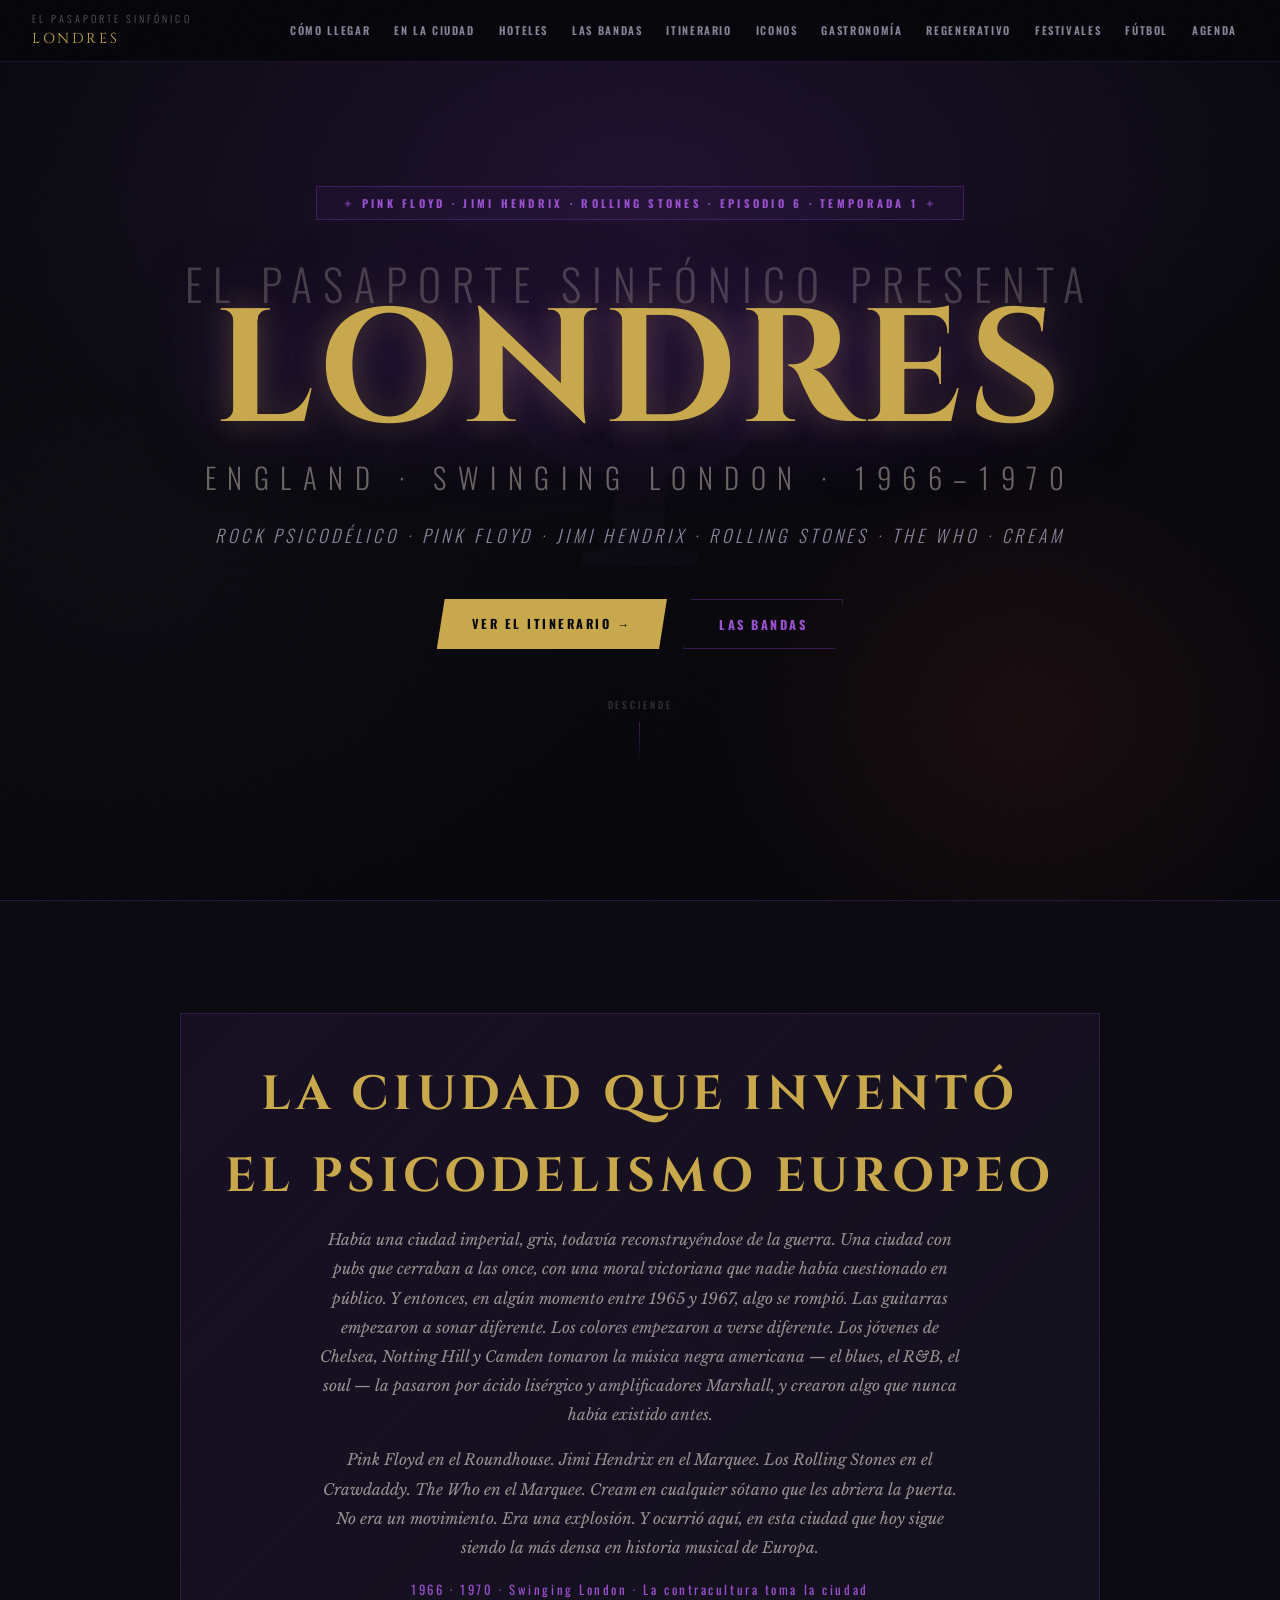
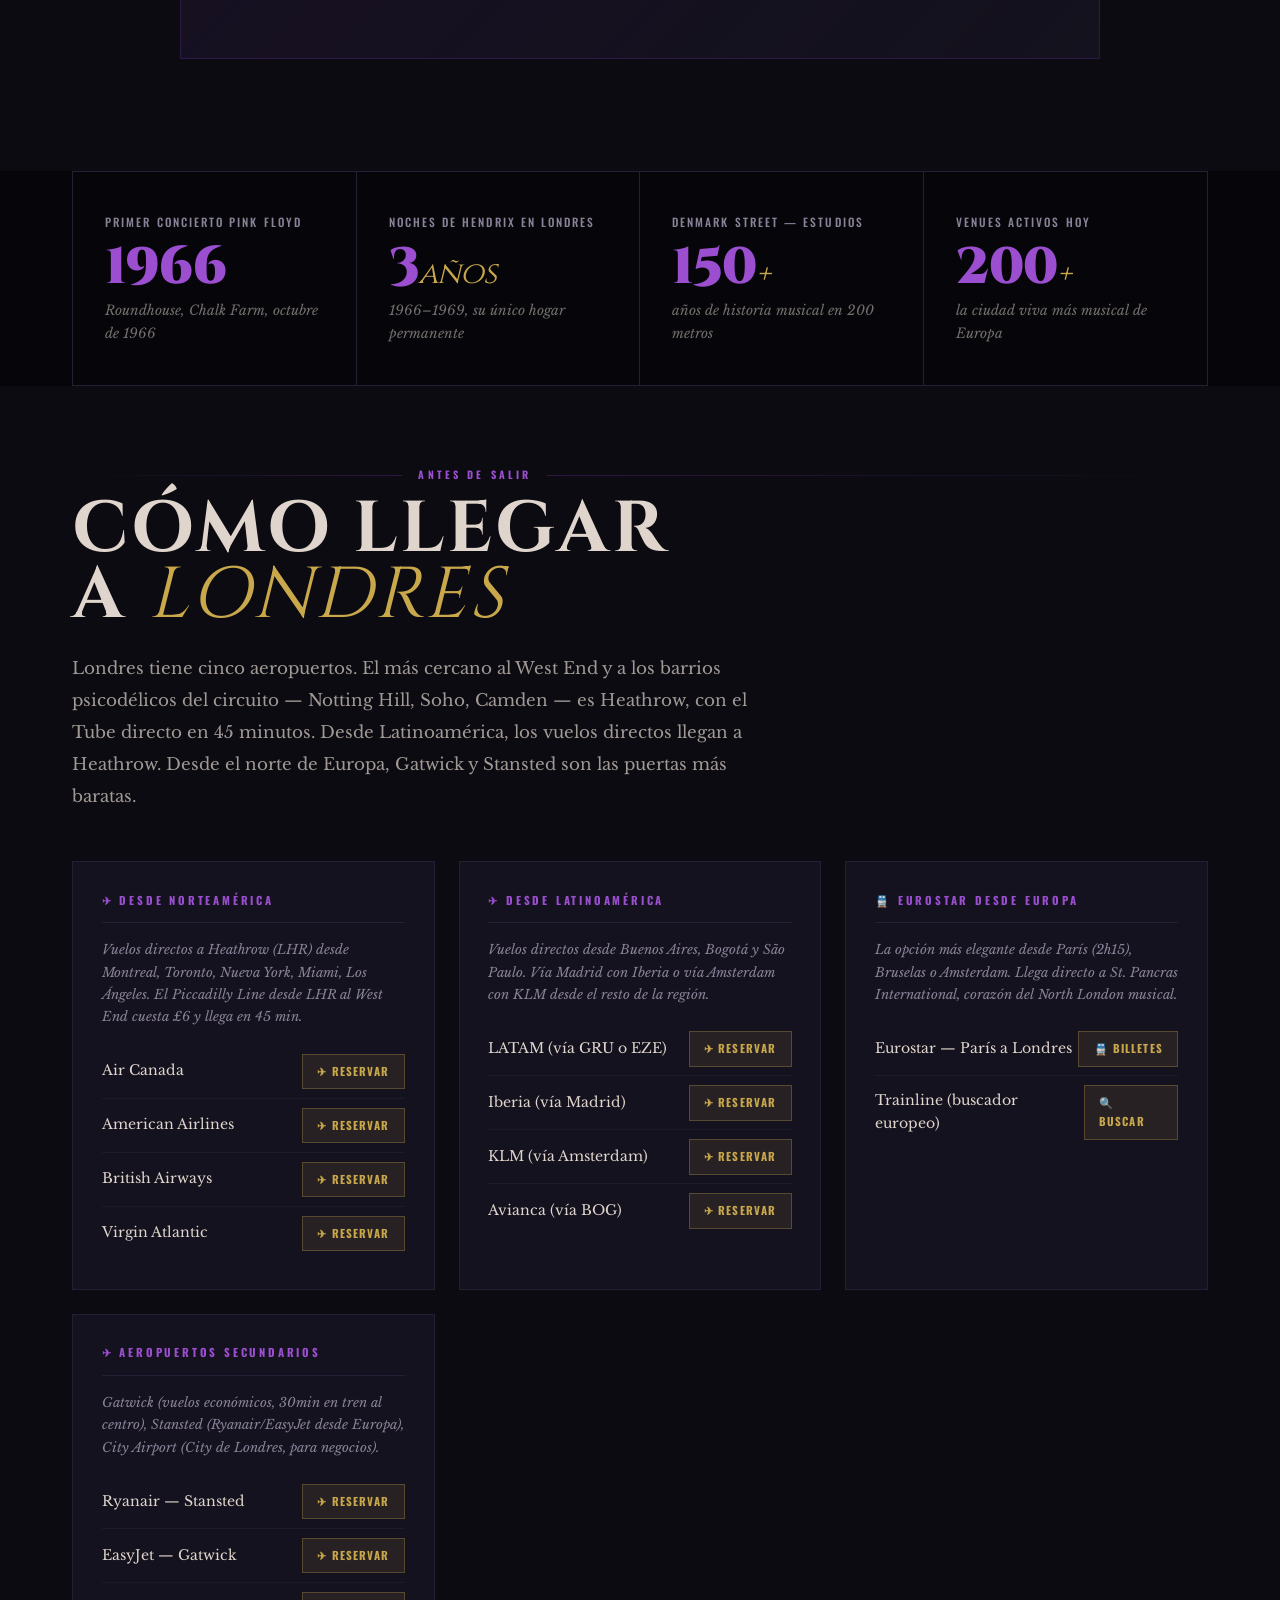
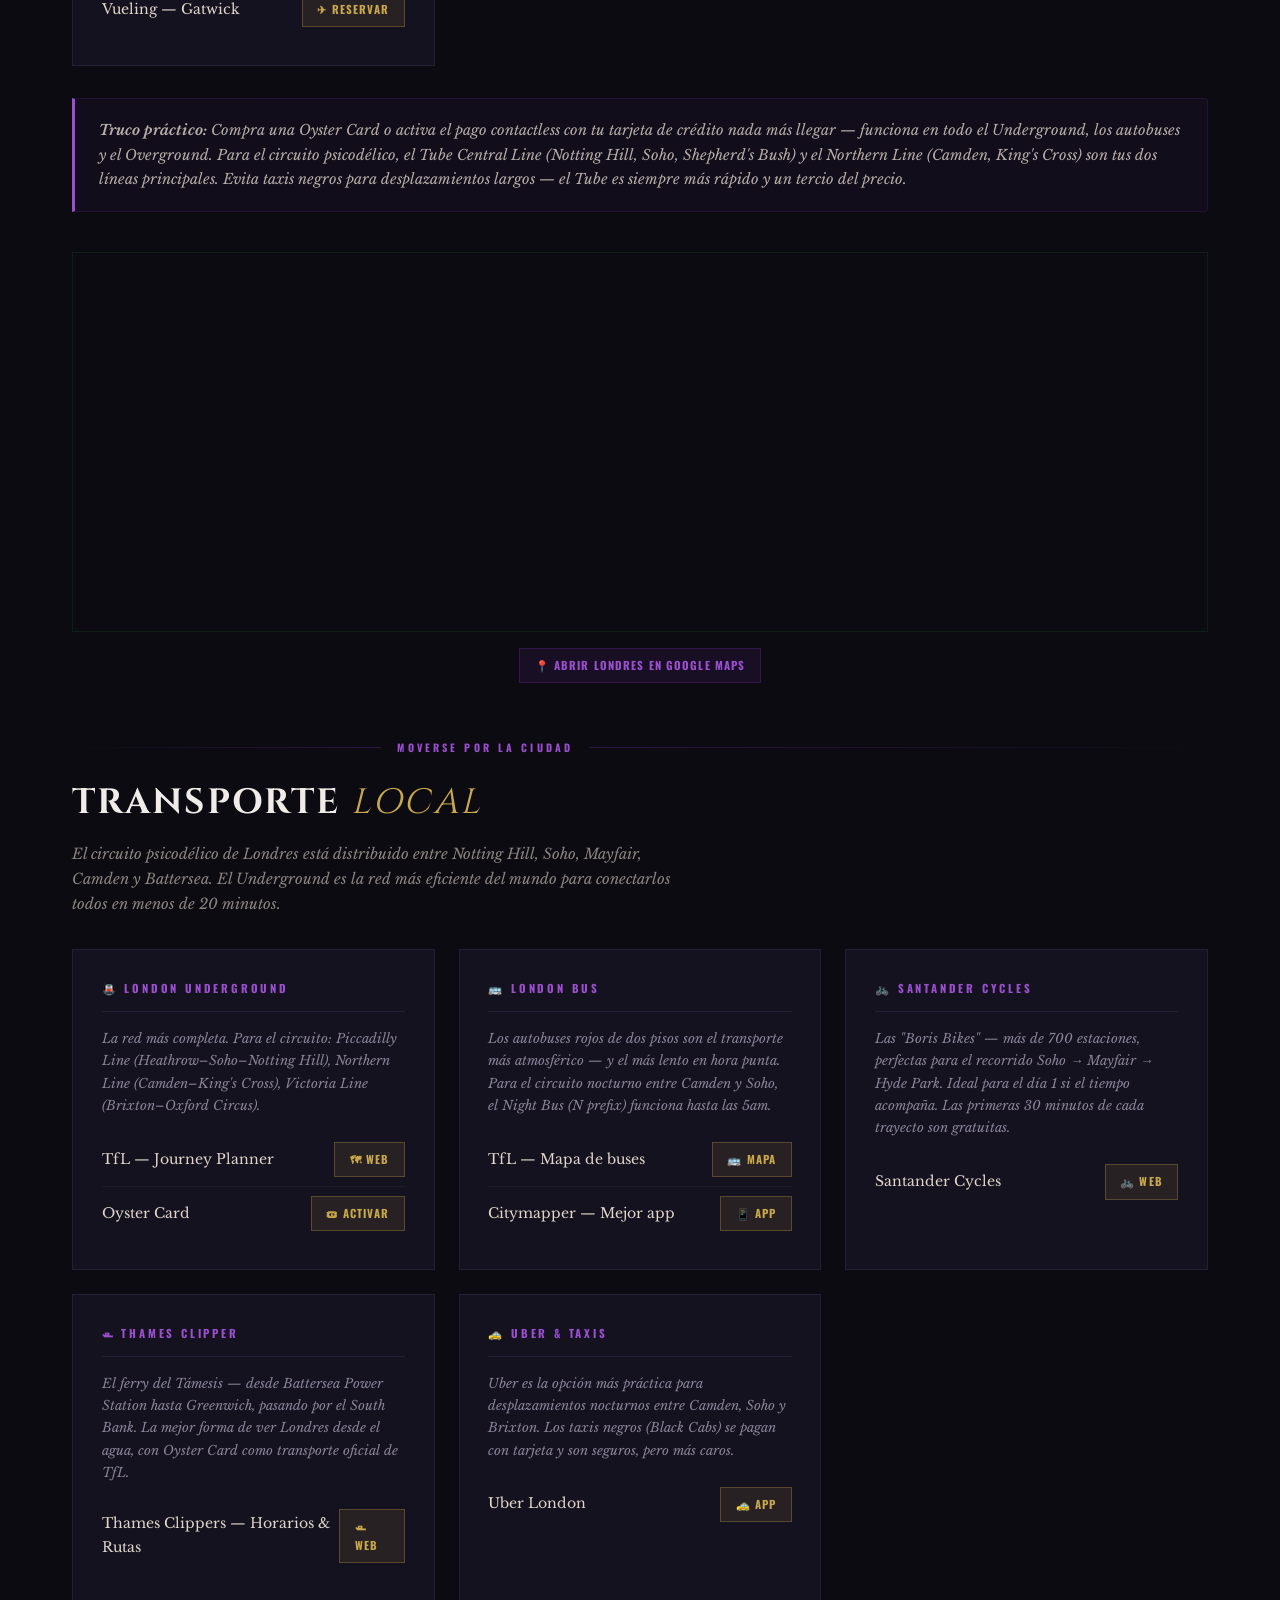
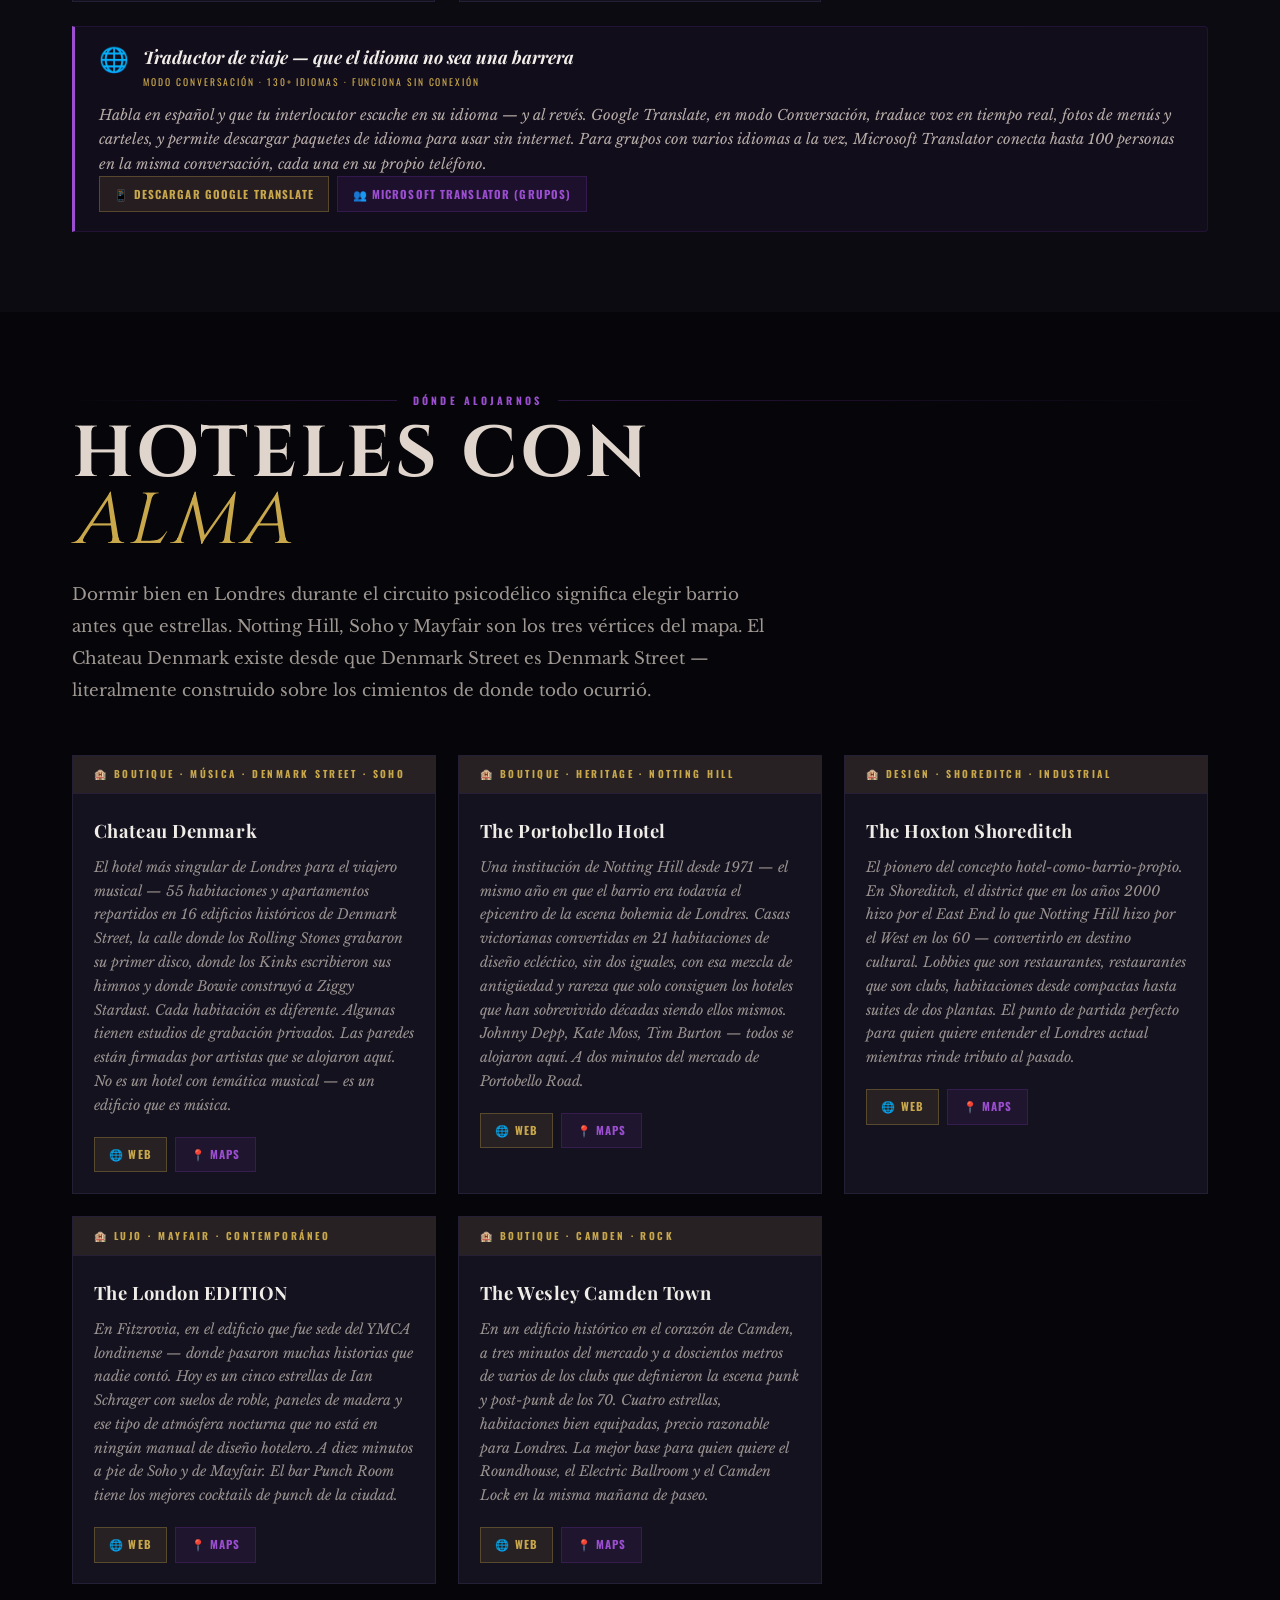
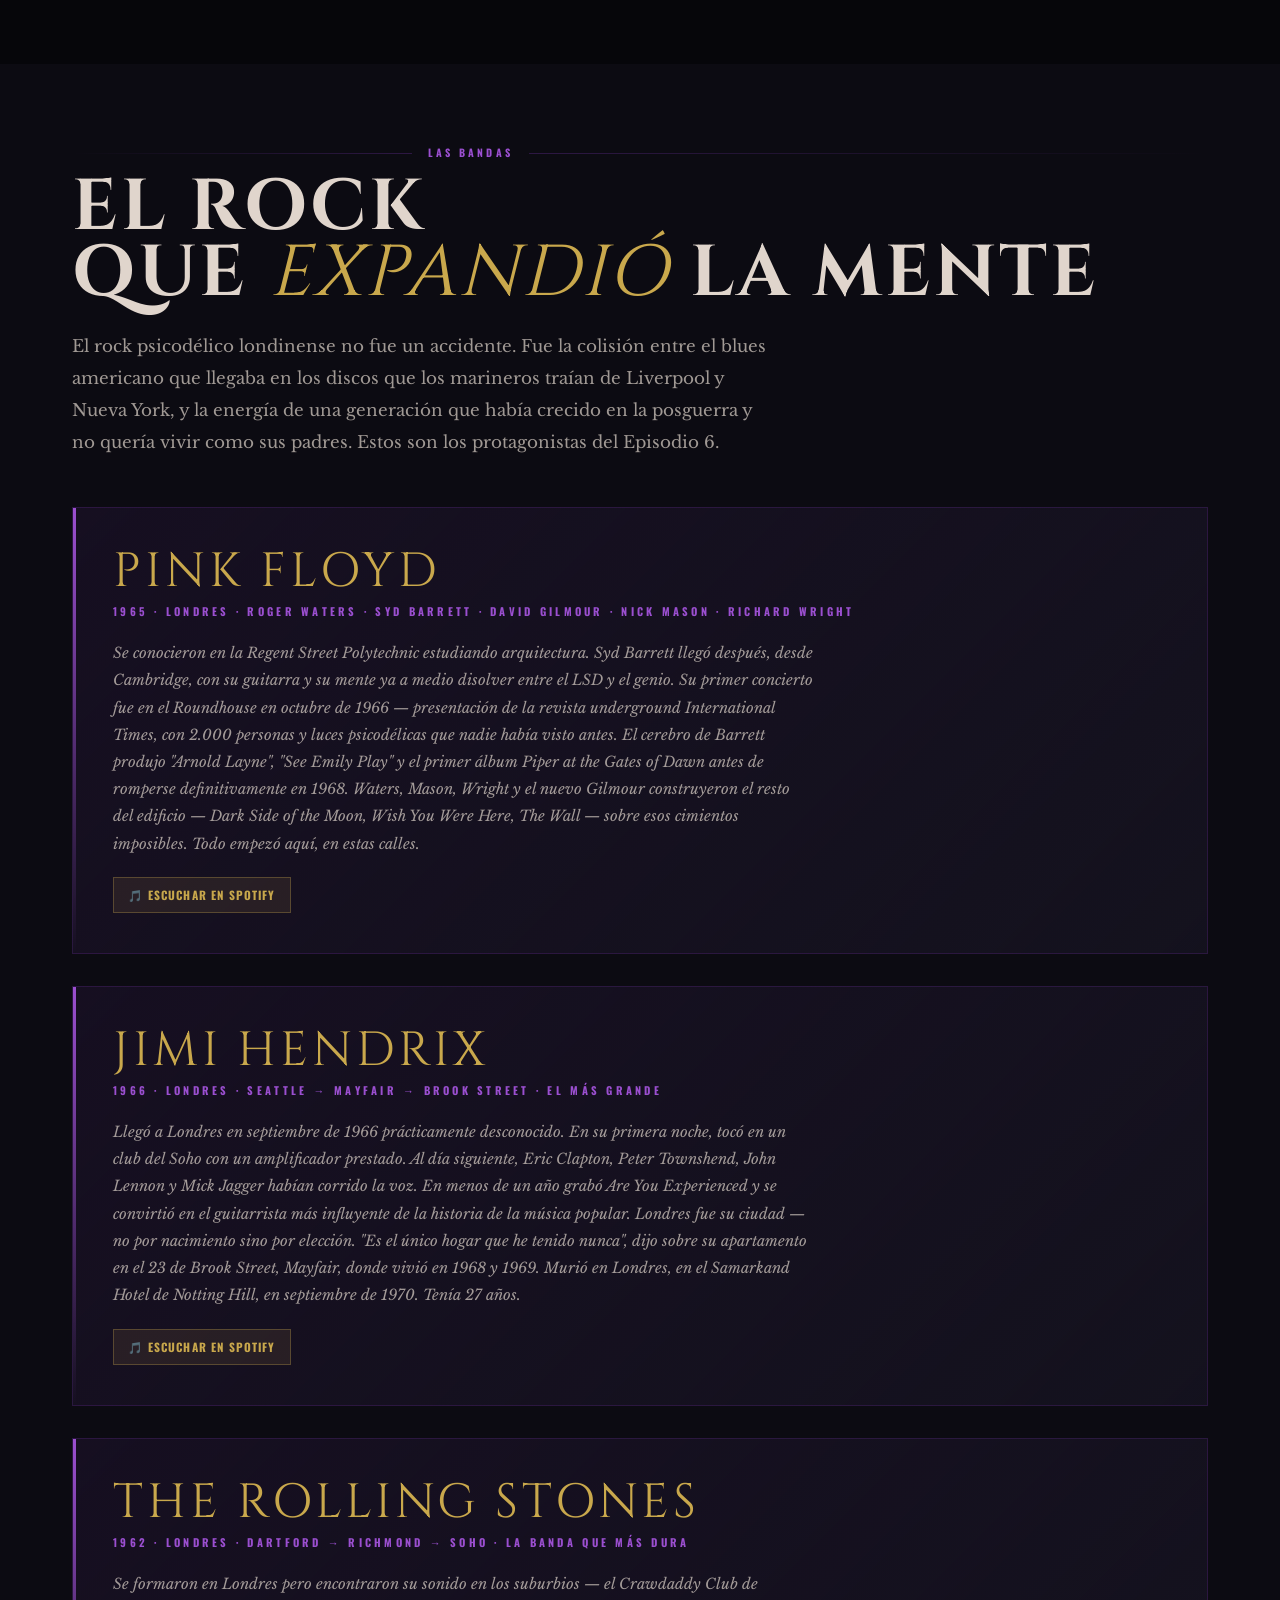
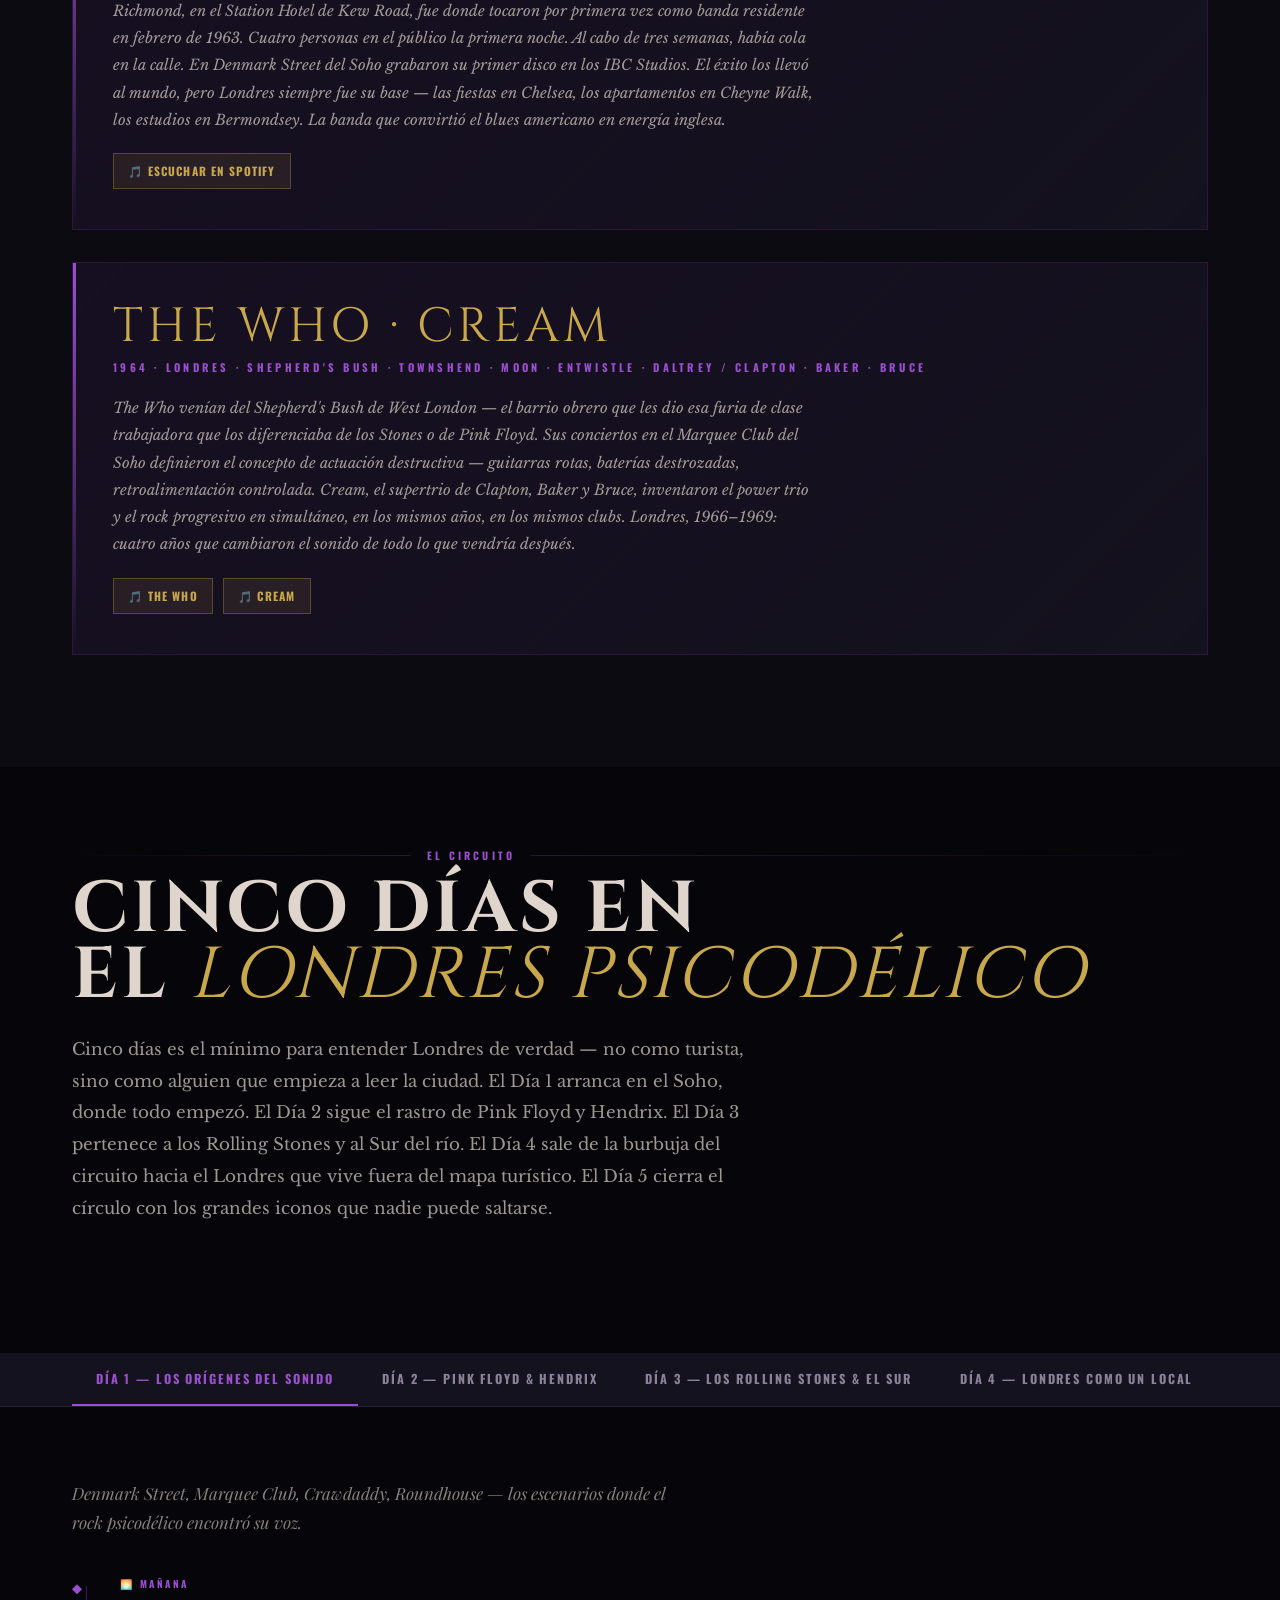
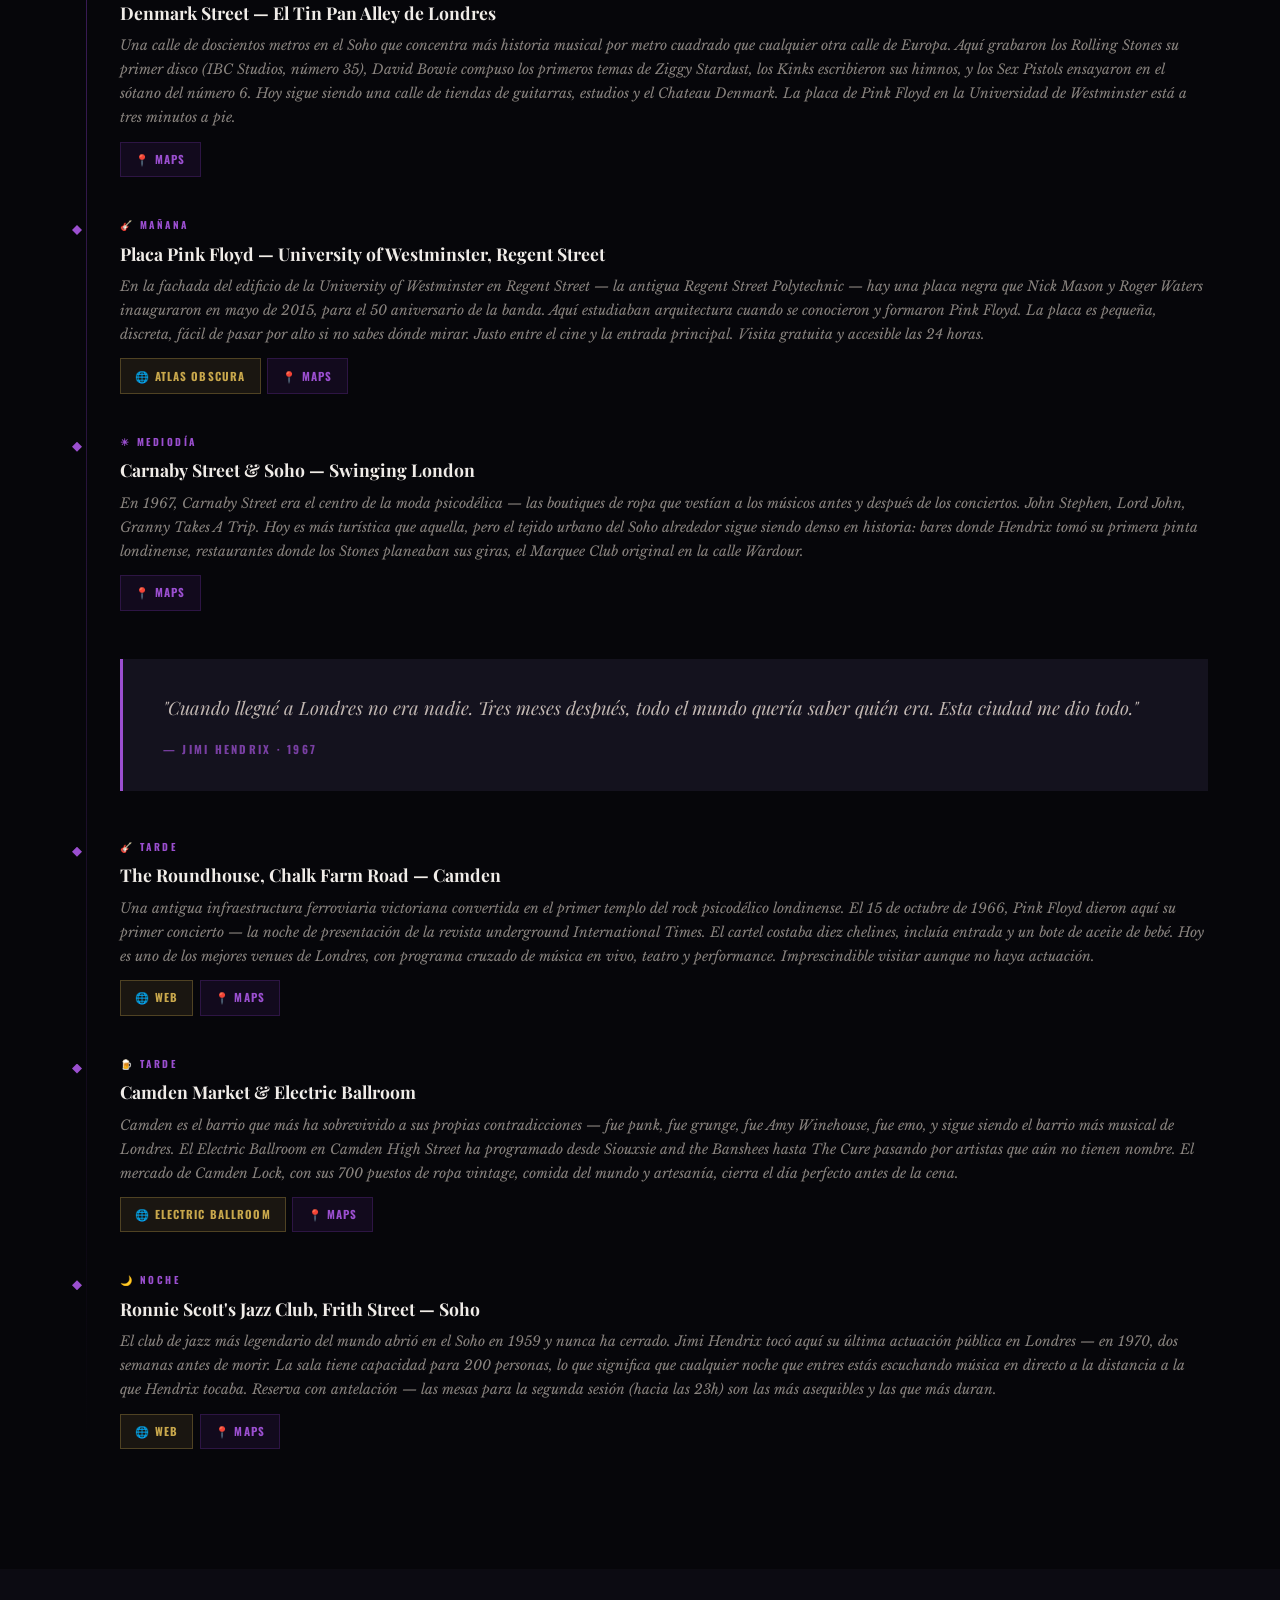
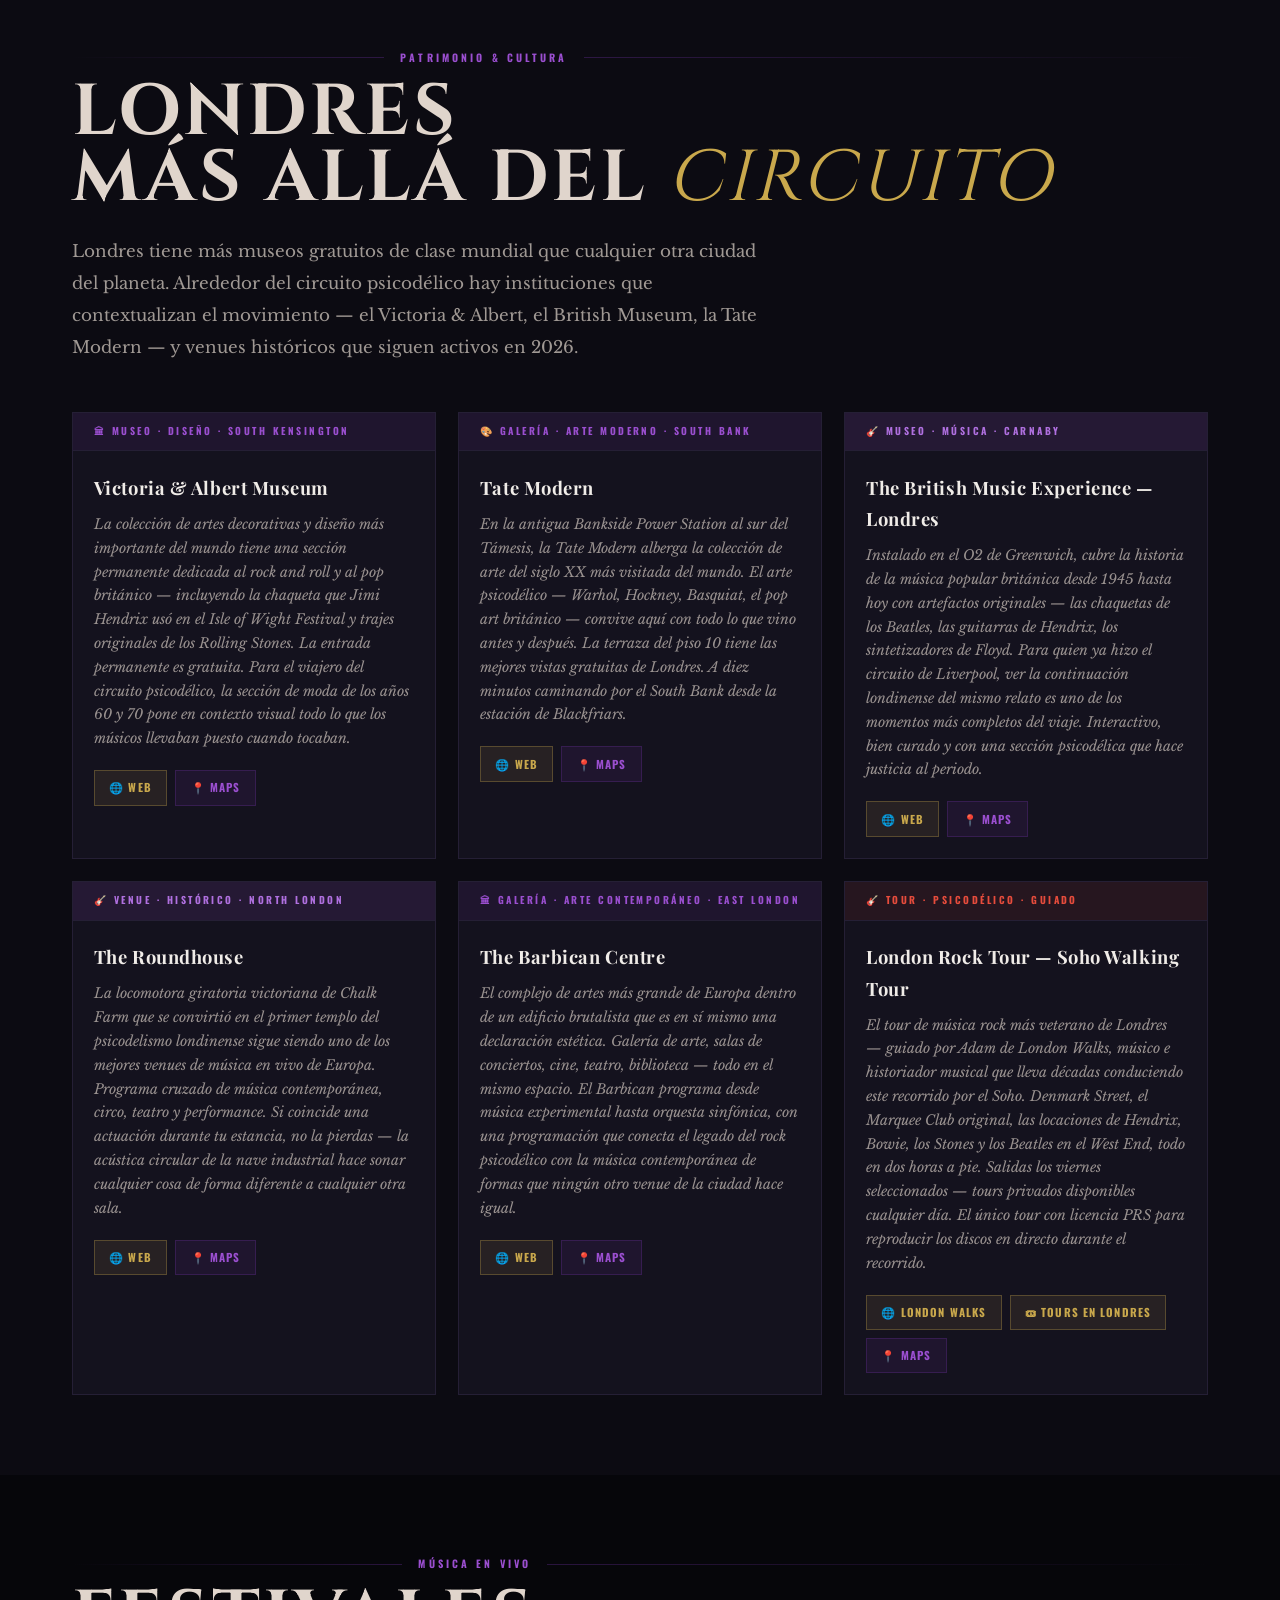
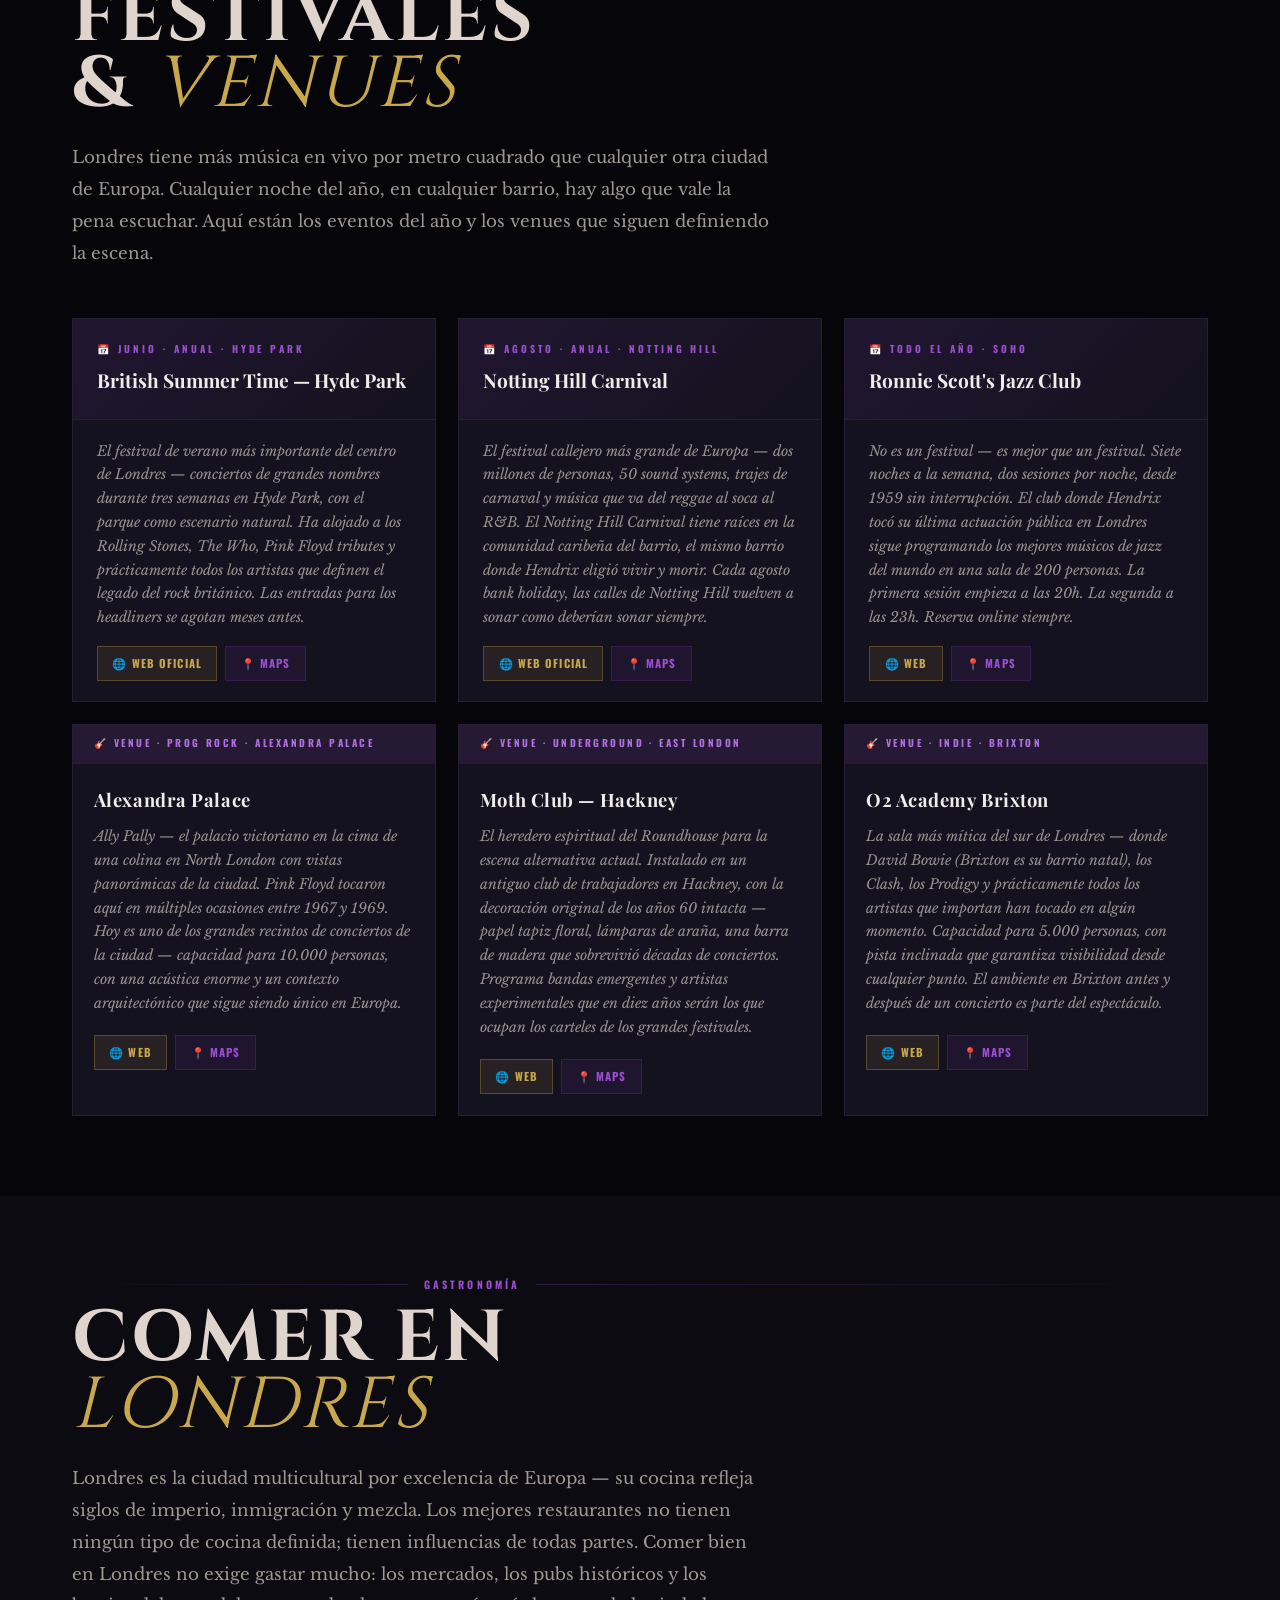
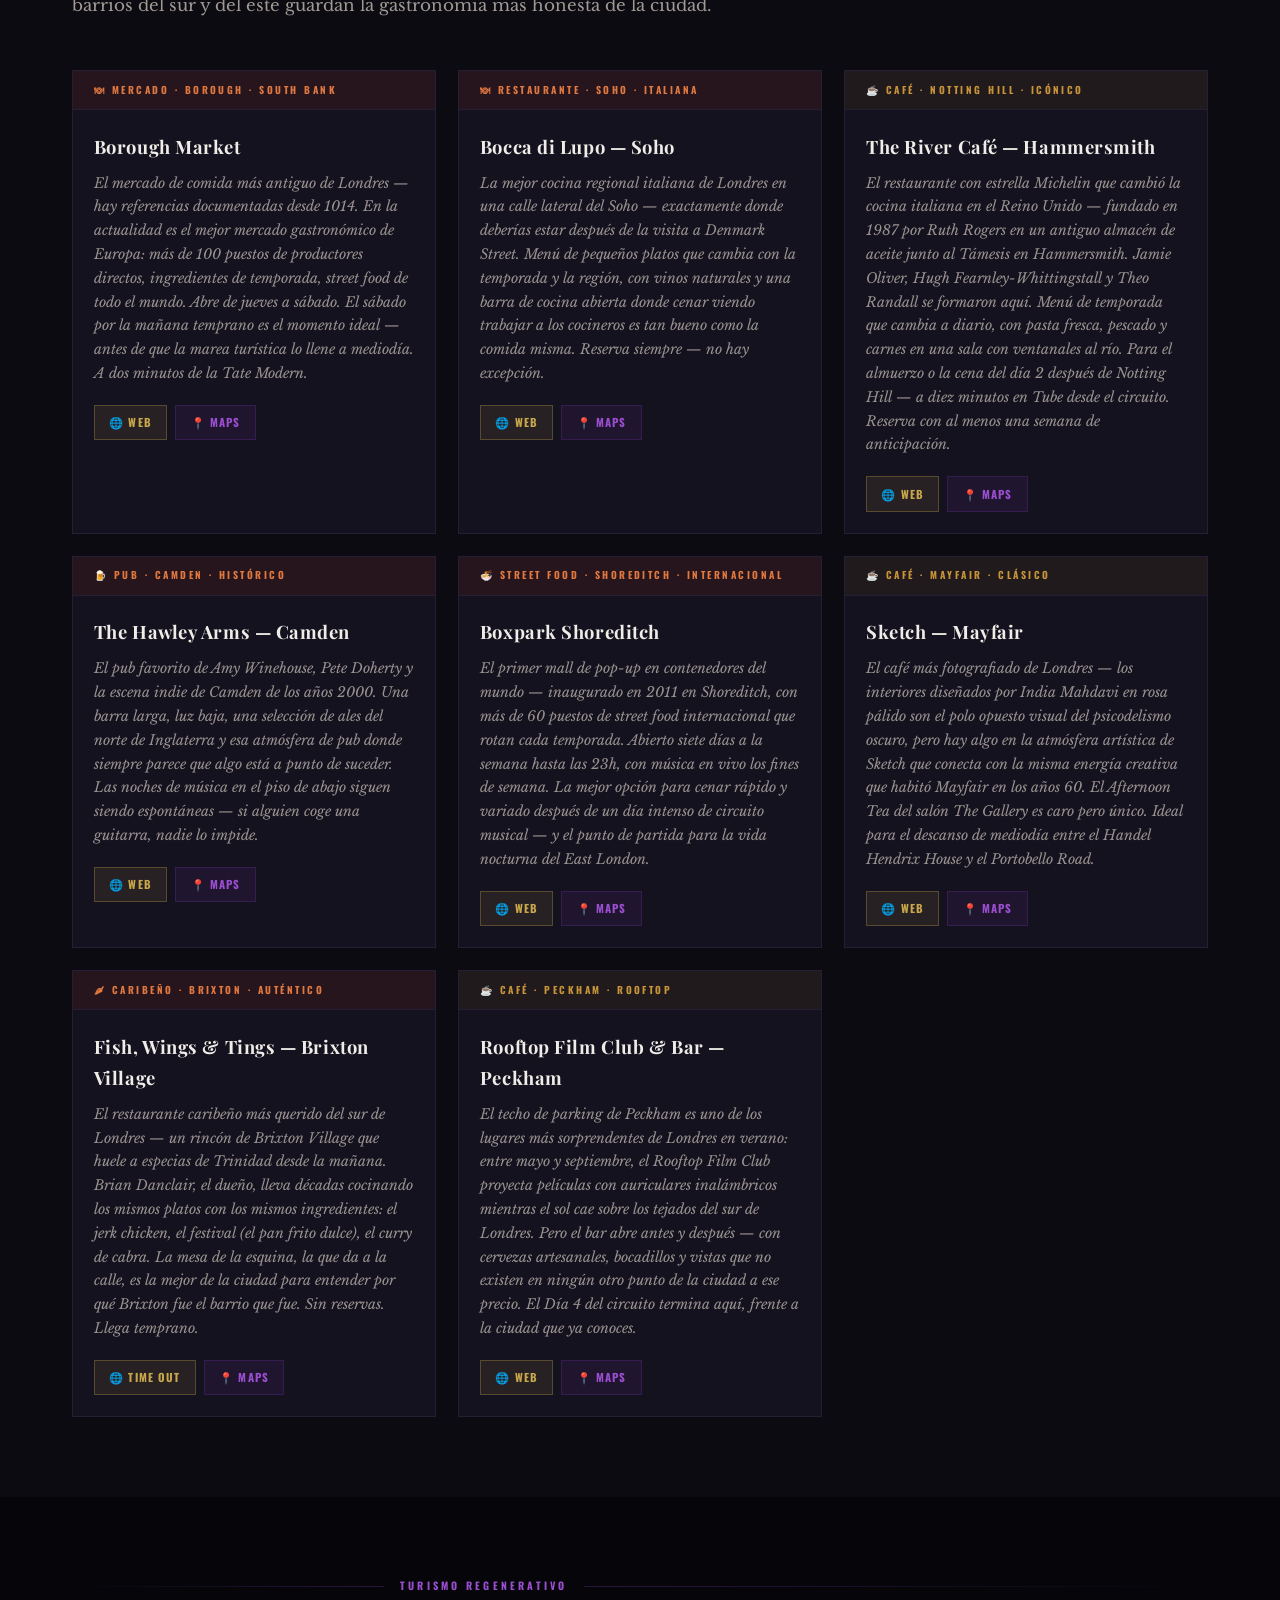
<file: design_handoff_pasaporte_sinfonico/guias/london-guide.html>
<!DOCTYPE html>
<html lang="es">
<head>
<meta charset="UTF-8">
<meta name="viewport" content="width=device-width, initial-scale=1.0">
<title>Londres · Rock Psicodélico — El Pasaporte Sinfónico</title>
<link rel="preconnect" href="https://fonts.googleapis.com">
<link href="https://fonts.googleapis.com/css2?family=Playfair+Display:ital,wght@0,400;0,700;0,900;1,400;1,700&family=Cinzel:wght@700;900&family=Libre+Baskerville:ital,wght@0,400;0,700;1,400&family=Oswald:wght@300;400;600;700&display=swap" rel="stylesheet">

<style>
/* ═══ COLOR TOKENS — PSYCHEDELIC ROCK · "London" variant ═══
   Purple deep / indigo night + gold accent + scarlet electric
*/
:root {
  --base-1:  #06060a;
  --base-2:  #0c0b12;
  --base-3:  #14121e;
  --base-4:  #1e1a2a;

  --accent:       #c9a84c;
  --accent-bright:#e8c96a;
  --accent-deep:  #8a6e28;

  --secondary:    #6b2fa0;
  --secondary-glow:#9b4fd0;
  --secondary-light: rgba(107,47,160,0.15);

  --electric:     #c0392b;
  --electric-glow:#e74c3c;

  --bone:    #f0ece8;
  --parch:   #e0d5cc;
  --smoke:   #8a8298;

  --rule:    #251f35;

  --f-display: 'Cinzel', serif;
  --f-head:    'Playfair Display', serif;
  --f-body:    'Libre Baskerville', serif;
  --f-label:   'Oswald', sans-serif;
}

* { margin:0; padding:0; box-sizing:border-box; }
html { scroll-behavior:smooth; }

body {
  background: var(--base-1);
  color: var(--parch);
  font-family: var(--f-body);
  font-size: 16px;
  line-height: 1.7;
  overflow-x: hidden;
}

body::after {
  content:'';
  position:fixed;
  inset:0;
  pointer-events:none;
  z-index:9999;
  background-image: url("data:image/svg+xml,%3Csvg xmlns='http://www.w3.org/2000/svg' width='300' height='300'%3E%3Cfilter id='g'%3E%3CfeTurbulence type='fractalNoise' baseFrequency='0.65' numOctaves='3' stitchTiles='stitch'/%3E%3C/filter%3E%3Crect width='300' height='300' filter='url(%23g)' opacity='0.05'/%3E%3C/svg%3E");
  opacity: 0.55;
}

/* NAV */
.nav {
  position: fixed;
  top: 0; left: 0; right: 0;
  z-index: 200;
  background: rgba(6,6,10,0.97);
  backdrop-filter: blur(12px);
  border-bottom: 1px solid rgba(107,47,160,0.25);
  height: 62px;
  display: flex;
  align-items: center;
  padding: 0 2rem;
  justify-content: space-between;
}

.nav-logo {
  font-family: var(--f-display);
  font-size: 0.9rem;
  letter-spacing: 0.18em;
  color: var(--accent);
  text-decoration: none;
  text-transform: uppercase;
}

.nav-logo em {
  color: rgba(224,213,204,0.4);
  font-style: normal;
  font-size: 0.7em;
  display: block;
  letter-spacing: 0.3em;
  font-family: var(--f-label);
  font-weight: 300;
}

.nav-links { display: flex; gap: 0.1rem; list-style: none; }

.nav-links a {
  display: block;
  padding: 0.3rem 0.7rem;
  font-family: var(--f-label);
  font-size: 0.68rem;
  font-weight: 600;
  letter-spacing: 0.15em;
  text-transform: uppercase;
  color: var(--smoke);
  text-decoration: none;
  transition: color 0.2s;
}

.nav-links a:hover, .nav-links a.active { color: var(--accent); }

/* HERO */
.hero {
  min-height: 100vh;
  display: flex;
  flex-direction: column;
  align-items: center;
  justify-content: center;
  text-align: center;
  position: relative;
  overflow: hidden;
  padding: 8rem 2rem 5rem;
}

.hero-bg {
  position: absolute;
  inset: 0;
  background:
    radial-gradient(ellipse 80% 60% at 50% 20%, rgba(107,47,160,0.22) 0%, transparent 65%),
    radial-gradient(ellipse 40% 50% at 80% 80%, rgba(192,57,43,0.10) 0%, transparent 60%),
    radial-gradient(ellipse 50% 60% at 10% 60%, rgba(12,11,18,0.95) 0%, transparent 80%),
    linear-gradient(180deg, #09080f 0%, var(--base-1) 100%);
}

.hero-watermark {
  position: absolute;
  font-family: var(--f-display);
  font-size: 30vw;
  color: rgba(107,47,160,0.04);
  top: 50%;
  left: 50%;
  transform: translate(-50%,-50%);
  pointer-events: none;
  user-select: none;
  font-weight: 900;
  line-height: 1;
}

.episode-badge {
  position: relative;
  display: inline-block;
  font-family: var(--f-label);
  font-size: 0.68rem;
  font-weight: 700;
  letter-spacing: 0.3em;
  text-transform: uppercase;
  color: var(--secondary-glow);
  border: 1px solid rgba(107,47,160,0.45);
  padding: 0.4rem 1.2rem;
  margin-bottom: 2rem;
  background: rgba(107,47,160,0.08);
}

.episode-badge::before, .episode-badge::after {
  content: '✦';
  margin: 0 0.6em;
  opacity: 0.5;
}

.hero-title {
  position: relative;
  font-family: var(--f-display);
  font-size: clamp(2.8rem, 9vw, 8rem);
  line-height: 0.9;
  letter-spacing: 0.04em;
  text-transform: uppercase;
  margin-bottom: 0.4rem;
}

.hero-title .city {
  color: var(--accent);
  display: block;
  font-size: 1.4em;
  line-height: 0.85;
  text-shadow: 0 0 80px rgba(107,47,160,0.5), 0 0 30px rgba(201,168,76,0.3);
}

.hero-title .under {
  color: rgba(224,213,204,0.25);
  font-size: 0.38em;
  letter-spacing: 0.25em;
  display: block;
  margin-top: 0.8rem;
  font-family: var(--f-label);
  font-weight: 300;
}

.hero-subtitle {
  position: relative;
  font-family: var(--f-label);
  font-size: clamp(0.85rem, 2vw, 1.1rem);
  font-weight: 300;
  letter-spacing: 0.22em;
  color: var(--smoke);
  text-transform: uppercase;
  margin: 1.5rem 0 3rem;
  font-style: italic;
}

.hero-ctas {
  position: relative;
  display: flex;
  gap: 1rem;
  flex-wrap: wrap;
  justify-content: center;
}

.btn-primary {
  display: inline-block;
  padding: 0.85rem 2.2rem;
  font-family: var(--f-label);
  font-size: 0.78rem;
  font-weight: 700;
  letter-spacing: 0.2em;
  text-transform: uppercase;
  color: var(--base-1);
  background: var(--accent);
  text-decoration: none;
  transition: all 0.25s;
  clip-path: polygon(8px 0%, 100% 0%, calc(100% - 8px) 100%, 0% 100%);
  border: none;
  cursor: pointer;
}

.btn-primary:hover { background: var(--accent-bright); transform: translateY(-2px); }

.btn-ghost {
  display: inline-block;
  padding: 0.85rem 2.2rem;
  font-family: var(--f-label);
  font-size: 0.78rem;
  font-weight: 700;
  letter-spacing: 0.2em;
  text-transform: uppercase;
  color: var(--secondary-glow);
  background: transparent;
  border: 1px solid rgba(107,47,160,0.45);
  text-decoration: none;
  transition: all 0.25s;
  clip-path: polygon(8px 0%, 100% 0%, calc(100% - 8px) 100%, 0% 100%);
}

.btn-ghost:hover { border-color: var(--secondary-glow); background: rgba(107,47,160,0.12); }

/* SECTIONS */
.section { padding: 5rem 0; position: relative; }
.section-inner { max-width: 1200px; margin: 0 auto; padding: 0 2rem; }

.section-rule {
  display: flex;
  align-items: center;
  gap: 1rem;
  margin-bottom: 0.8rem;
}

.section-rule::before {
  content: '';
  flex: 1;
  height: 1px;
  background: linear-gradient(to right, transparent, rgba(107,47,160,0.35));
}

.section-rule::after {
  content: '';
  flex: 2;
  height: 1px;
  background: linear-gradient(to right, rgba(107,47,160,0.35), transparent);
}

.section-tag {
  font-family: var(--f-label);
  font-size: 0.65rem;
  font-weight: 700;
  letter-spacing: 0.3em;
  text-transform: uppercase;
  color: var(--secondary-glow);
  white-space: nowrap;
}

.section-title {
  font-family: var(--f-display);
  font-size: clamp(2rem, 6vw, 4.5rem);
  line-height: 0.92;
  letter-spacing: 0.04em;
  text-transform: uppercase;
  margin-bottom: 1.5rem;
}

.section-title em {
  color: var(--accent);
  font-style: italic;
  font-weight: 400;
}

.section-lead {
  font-size: 1.05rem;
  line-height: 1.9;
  color: rgba(224,213,204,0.7);
  max-width: 700px;
  margin-bottom: 3rem;
  font-weight: 400;
}

.section-lead em { color: var(--accent); font-style: italic; }

/* TRIBUTE BOX */
.tribute-box {
  background: linear-gradient(135deg, rgba(107,47,160,0.12), rgba(20,18,30,0.95));
  border: 1px solid rgba(107,47,160,0.3);
  padding: 2.5rem;
  text-align: center;
  margin: 3rem auto;
  max-width: 920px;
  position: relative;
  overflow: hidden;
}

.tribute-box::before {
  content: '◈';
  position: absolute;
  font-size: 18rem;
  opacity: 0.025;
  top: 50%;
  left: 50%;
  transform: translate(-50%,-50%);
  color: var(--secondary);
  pointer-events: none;
  line-height: 1;
}

.tribute-box h2 {
  font-family: var(--f-display);
  font-size: clamp(1.5rem,4vw,3rem);
  letter-spacing: 0.1em;
  text-transform: uppercase;
  color: var(--accent);
  margin-bottom: 0.5rem;
}

.tribute-box p {
  font-size: 0.96rem;
  color: rgba(224,213,204,0.65);
  line-height: 1.9;
  max-width: 640px;
  margin: 0 auto 1rem;
  font-style: italic;
}

/* STATS */
.stats-row {
  display: grid;
  grid-template-columns: repeat(auto-fit, minmax(220px, 1fr));
  gap: 0;
  border: 1px solid var(--rule);
}

.stat-cell {
  padding: 2.5rem 2rem;
  border-right: 1px solid var(--rule);
}

.stat-cell:last-child { border-right: none; }

.stat-cell .num {
  font-family: var(--f-display);
  font-size: clamp(2.5rem, 4vw, 3.5rem);
  font-weight: 900;
  line-height: 1;
  color: var(--secondary-glow);
  margin-bottom: 0.4rem;
  letter-spacing: -0.02em;
}

.stat-cell .num em { font-style: italic; font-weight: 400; font-size: 0.6em; color: var(--accent); }

.stat-cell .lbl {
  font-family: var(--f-label);
  font-size: 0.72rem;
  font-weight: 500;
  letter-spacing: 0.18em;
  text-transform: uppercase;
  color: var(--smoke);
  margin-bottom: 0.6rem;
}

.stat-cell .desc {
  font-size: 0.85rem;
  color: rgba(224,213,204,0.5);
  font-style: italic;
}

/* TRANSPORT */
.transport-grid {
  display: grid;
  grid-template-columns: repeat(auto-fill, minmax(280px, 1fr));
  gap: 1.5rem;
  margin-top: 2rem;
}

.transport-card {
  background: var(--base-3);
  border: 1px solid var(--rule);
  padding: 1.8rem;
  transition: border-color 0.2s;
}

.transport-card:hover { border-color: rgba(107,47,160,0.35); }

.transport-card h3 {
  font-family: var(--f-label);
  font-size: 0.7rem;
  font-weight: 700;
  letter-spacing: 0.25em;
  text-transform: uppercase;
  color: var(--secondary-glow);
  margin-bottom: 1rem;
  padding-bottom: 0.8rem;
  border-bottom: 1px solid var(--rule);
}

.transport-row {
  display: flex;
  align-items: center;
  justify-content: space-between;
  padding: 0.55rem 0;
  border-bottom: 1px solid rgba(255,255,255,0.04);
}

.transport-row:last-of-type { border-bottom: none; }
.transport-name { font-size: 0.88rem; color: var(--parch); }

/* TIP BOX */
.tip-box {
  background: rgba(107,47,160,0.07);
  border: 1px solid rgba(107,47,160,0.2);
  border-left: 3px solid var(--secondary-glow);
  padding: 1.2rem 1.5rem;
  border-radius: 0 4px 4px 0;
  margin-top: 2rem;
}

.tip-box p {
  font-size: 0.9rem;
  color: rgba(224,213,204,0.8);
  font-style: italic;
  line-height: 1.7;
}

/* CARDS */
.cards-grid {
  display: grid;
  grid-template-columns: repeat(auto-fill, minmax(300px, 1fr));
  gap: 1.4rem;
  margin-top: 2rem;
}

.card {
  background: var(--base-3);
  border: 1px solid var(--rule);
  overflow: hidden;
  transition: transform 0.2s, border-color 0.2s;
}

.card:hover {
  transform: translateY(-3px);
  border-color: rgba(107,47,160,0.3);
}

.card-type {
  font-family: var(--f-label);
  font-size: 0.62rem;
  font-weight: 700;
  letter-spacing: 0.25em;
  text-transform: uppercase;
  padding: 0.65rem 1.3rem;
  border-bottom: 1px solid var(--rule);
}

.card-type.hotel   { background: rgba(201,168,76,0.10); color: var(--accent); }
.card-type.food    { background: rgba(192,56,10,0.10);  color: #e07840; }
.card-type.cafe    { background: rgba(120,80,20,0.12);  color: #c8943a; }
.card-type.culture { background: rgba(107,47,160,0.12); color: var(--secondary-glow); }
.card-type.music   { background: rgba(155,79,208,0.12); color: #b070e0; }
.card-type.festival{ background: rgba(80,160,30,0.10);  color: #70b050; }
.card-type.sustain { background: rgba(50,130,90,0.12);  color: #70c098; }
.card-type.tour    { background: rgba(192,57,43,0.10);  color: #e74c3c; }

.card-body { padding: 1.3rem; }

.card-title {
  font-family: var(--f-head);
  font-size: 1.15rem;
  font-weight: 700;
  letter-spacing: 0.03em;
  margin-bottom: 0.6rem;
  color: var(--bone);
}

.card-desc {
  font-size: 0.875rem;
  color: rgba(224,213,204,0.65);
  line-height: 1.7;
  margin-bottom: 1.2rem;
  font-style: italic;
}

.card-links { display: flex; gap: 0.5rem; flex-wrap: wrap; }

/* BUTTONS */
.btn {
  display: inline-flex;
  align-items: center;
  gap: 0.4rem;
  padding: 0.45rem 0.9rem;
  font-family: var(--f-label);
  font-size: 0.7rem;
  font-weight: 700;
  letter-spacing: 0.1em;
  text-transform: uppercase;
  text-decoration: none;
  transition: all 0.2s;
  cursor: pointer;
  border: 1px solid var(--rule);
  background: transparent;
  color: var(--smoke);
}

.btn:hover { color: var(--accent); border-color: rgba(201,168,76,0.4); }

.btn-map {
  background: rgba(107,47,160,0.12);
  color: var(--secondary-glow);
  border-color: rgba(107,47,160,0.3);
}

.btn-map:hover {
  color: var(--accent-bright);
  background: rgba(107,47,160,0.22);
  border-color: var(--secondary);
}

.btn-web {
  background: rgba(201,168,76,0.10);
  color: var(--accent);
  border-color: rgba(201,168,76,0.30);
}

.btn-web:hover {
  background: rgba(201,168,76,0.20);
  border-color: rgba(201,168,76,0.60);
}

/* TIMELINE */
.timeline { position: relative; padding-left: 3rem; }

.timeline::before {
  content: '';
  position: absolute;
  left: 0.85rem;
  top: 0.6rem;
  bottom: 0;
  width: 1px;
  background: linear-gradient(to bottom, var(--secondary), transparent);
  opacity: 0.5;
}

.tl-item { position: relative; margin-bottom: 2.5rem; }

.tl-item::before {
  content: '';
  position: absolute;
  left: -3rem;
  top: 0.5rem;
  width: 10px;
  height: 10px;
  background: var(--secondary-glow);
  clip-path: polygon(50% 0%, 100% 50%, 50% 100%, 0% 50%);
}

.tl-time {
  font-family: var(--f-label);
  font-size: 0.62rem;
  font-weight: 700;
  letter-spacing: 0.25em;
  text-transform: uppercase;
  color: var(--secondary-glow);
  margin-bottom: 0.3rem;
}

.tl-place {
  font-family: var(--f-head);
  font-size: 1.1rem;
  font-weight: 700;
  color: var(--bone);
  margin-bottom: 0.4rem;
}

.tl-desc {
  font-size: 0.86rem;
  color: rgba(224,213,204,0.6);
  line-height: 1.75;
  margin-bottom: 0.7rem;
  font-style: italic;
}

.tl-links { display: flex; gap: 0.4rem; flex-wrap: wrap; }

/* TABS */
.tabs-nav {
  background: var(--base-3);
  border-bottom: 1px solid var(--rule);
  position: sticky;
  top: 62px;
  z-index: 50;
}

.tabs-nav-inner {
  max-width: 1200px;
  margin: 0 auto;
  padding: 0 2rem;
  display: flex;
  gap: 0;
  overflow-x: auto;
  scrollbar-width: none;
}

.tabs-nav-inner::-webkit-scrollbar { display: none; }

.tab-btn {
  padding: 1rem 1.5rem;
  font-family: var(--f-label);
  font-size: 0.78rem;
  font-weight: 700;
  letter-spacing: 0.15em;
  text-transform: uppercase;
  color: var(--smoke);
  background: none;
  border: none;
  border-bottom: 2px solid transparent;
  cursor: pointer;
  white-space: nowrap;
  transition: all 0.2s;
}

.tab-btn:hover { color: var(--bone); }
.tab-btn.active { color: var(--secondary-glow); border-bottom-color: var(--secondary-glow); }

.tab-content { display: none; }
.tab-content.active { display: block; }

/* QUOTE */
.quote-block {
  background: var(--base-3);
  border-left: 3px solid var(--secondary-glow);
  padding: 2rem 2.5rem;
  margin: 3rem 0;
  position: relative;
}

.quote-text {
  font-family: var(--f-head);
  font-size: 1.15rem;
  font-style: italic;
  line-height: 1.8;
  color: rgba(224,213,204,0.85);
}

.quote-source {
  margin-top: 1rem;
  font-family: var(--f-label);
  font-size: 0.7rem;
  font-weight: 700;
  letter-spacing: 0.2em;
  text-transform: uppercase;
  color: var(--secondary-glow);
  opacity: 0.75;
}

/* FESTIVAL CARD */
.festival-card {
  background: var(--base-3);
  border: 1px solid var(--rule);
  overflow: hidden;
  transition: border-color 0.2s;
}

.festival-card:hover { border-color: rgba(107,47,160,0.35); }

.festival-header {
  background: linear-gradient(135deg, rgba(107,47,160,0.14), transparent);
  border-bottom: 1px solid var(--rule);
  padding: 1.4rem 1.5rem;
}

.festival-dates {
  font-family: var(--f-label);
  font-size: 0.62rem;
  font-weight: 700;
  letter-spacing: 0.3em;
  text-transform: uppercase;
  color: var(--secondary-glow);
  margin-bottom: 0.4rem;
}

.festival-name {
  font-family: var(--f-head);
  font-size: 1.2rem;
  font-weight: 700;
  color: var(--bone);
}

.festival-body { padding: 1.2rem 1.5rem; }

.festival-desc {
  font-size: 0.875rem;
  color: rgba(224,213,204,0.65);
  font-style: italic;
  line-height: 1.7;
  margin-bottom: 1rem;
}

/* MAP */
.map-embed {
  width: 100%;
  height: 380px;
  border: 1px solid var(--rule);
  overflow: hidden;
  margin-top: 2rem;
  filter: sepia(20%) contrast(1.05) brightness(0.8) hue-rotate(240deg);
  transition: filter 0.3s;
}

.map-embed:hover { filter: sepia(10%) contrast(1.05) brightness(0.9) hue-rotate(180deg); }
.map-embed iframe { width: 100%; height: 100%; border: none; }

/* BAND SPOTLIGHT */
.band-spotlight {
  background: linear-gradient(135deg, rgba(107,47,160,0.10), rgba(20,18,30,0.98));
  border: 1px solid rgba(107,47,160,0.25);
  padding: 2.5rem;
  position: relative;
  overflow: hidden;
  margin-bottom: 2rem;
}

.band-spotlight::before {
  content: '';
  position: absolute;
  top: 0; left: 0;
  width: 3px;
  height: 100%;
  background: linear-gradient(to bottom, var(--secondary-glow), transparent);
}

.band-name {
  font-family: var(--f-display);
  font-size: clamp(1.6rem, 4vw, 3rem);
  letter-spacing: 0.08em;
  text-transform: uppercase;
  color: var(--accent);
  margin-bottom: 0.4rem;
  line-height: 1;
}

.band-years {
  font-family: var(--f-label);
  font-size: 0.68rem;
  font-weight: 700;
  letter-spacing: 0.3em;
  text-transform: uppercase;
  color: var(--secondary-glow);
  margin-bottom: 1.2rem;
}

.band-desc {
  font-size: 0.92rem;
  color: rgba(224,213,204,0.7);
  line-height: 1.85;
  font-style: italic;
  max-width: 700px;
}

/* SCROLL */
.scroll-hint {
  position: relative;
  margin-top: 3rem;
  display: flex;
  flex-direction: column;
  align-items: center;
  gap: 0.5rem;
}

.scroll-hint span {
  font-family: var(--f-label);
  font-size: 0.6rem;
  letter-spacing: 0.3em;
  text-transform: uppercase;
  color: rgba(130,130,150,0.4);
}

.scroll-arrow {
  width: 1px;
  height: 40px;
  background: linear-gradient(to bottom, rgba(107,47,160,0.5), transparent);
  animation: scrollPulse 1.8s ease-in-out infinite;
}

@keyframes scrollPulse {
  0%, 100% { opacity: 0.3; transform: scaleY(0.8); }
  50% { opacity: 1; transform: scaleY(1); }
}

/* FADE */
.fade-up {
  opacity: 0;
  transform: translateY(20px);
  transition: opacity 0.6s ease, transform 0.6s ease;
}

.fade-up.visible { opacity: 1; transform: translateY(0); }

/* FOOTER */
footer {
  background: var(--base-2);
  border-top: 1px solid rgba(107,47,160,0.18);
  padding: 4rem 2rem;
  text-align: center;
}

.footer-logo {
  font-family: var(--f-display);
  font-size: 2rem;
  color: var(--accent);
  letter-spacing: 0.1em;
  margin-bottom: 0.5rem;
}

.footer-tag {
  font-family: var(--f-label);
  font-size: 0.75rem;
  letter-spacing: 0.25em;
  text-transform: uppercase;
  color: var(--smoke);
  margin-bottom: 2rem;
}

.footer-note {
  font-size: 0.8rem;
  color: rgba(224,213,204,0.3);
  max-width: 500px;
  margin: 0 auto;
  line-height: 1.7;
  font-style: italic;
}

/* RESPONSIVE */
@media (max-width: 768px) {
  .nav-links { display: none; }
  .stats-row { grid-template-columns: 1fr 1fr; }
  .cards-grid { grid-template-columns: 1fr; }
  .transport-grid { grid-template-columns: 1fr; }
}
</style>
</head>
<body>

<!-- NAV -->
<nav class="nav">
  <a href="#top" class="nav-logo">
    <em>El Pasaporte Sinfónico</em>
    Londres
  </a>
  <ul class="nav-links">
    <li><a href="#llegada">Cómo Llegar</a></li>
    <li><a href="#local">En la Ciudad</a></li>
    <li><a href="#hoteles">Hoteles</a></li>
    <li><a href="#bandas">Las Bandas</a></li>
    <li><a href="#itinerario">Itinerario</a></li>
    <li><a href="#iconos">Iconos</a></li>
    <li><a href="#gastronomia">Gastronomía</a></li>
    <li><a href="#regenerativo">Regenerativo</a></li>
    <li><a href="#glastonbury">Festivales</a></li>
    <li><a href="#football">Fútbol</a></li>
    <li><a href="#agenda">Agenda</a></li>
  </ul>
</nav>

<!-- HERO -->
<section class="hero" id="top">
  <div class="hero-bg"></div>
  <div class="hero-watermark">Ψ</div>

  <div class="episode-badge" style="position:relative">Pink Floyd · Jimi Hendrix · Rolling Stones · Episodio 6 · Temporada 1</div>

  <h1 class="hero-title" style="position:relative">
    <span class="under">El Pasaporte Sinfónico presenta</span>
    <span class="city">Londres</span>
    <span style="color:rgba(224,213,204,0.45);font-size:0.25em;font-family:var(--f-label);font-weight:300;letter-spacing:0.4em;display:block;margin-top:1.5rem">England · Swinging London · 1966–1970</span>
  </h1>

  <p class="hero-subtitle" style="position:relative">
    Rock Psicodélico · Pink Floyd · Jimi Hendrix · Rolling Stones · The Who · Cream
  </p>

  <div class="hero-ctas" style="position:relative">
    <a href="#itinerario" class="btn-primary">Ver el Itinerario →</a>
    <a href="#bandas" class="btn-ghost">Las Bandas</a>
  </div>

  <div class="scroll-hint">
    <span>Desciende</span>
    <div class="scroll-arrow"></div>
  </div>
</section>

<!-- TRIBUTE -->
<section style="background:var(--base-2);border-top:1px solid rgba(107,47,160,0.35);padding:4rem 2rem">
  <div class="tribute-box fade-up">
    <h2>La ciudad que inventó el psicodelismo europeo</h2>
    <p>Había una ciudad imperial, gris, todavía reconstruyéndose de la guerra. Una ciudad con pubs que cerraban a las once, con una moral victoriana que nadie había cuestionado en público. Y entonces, en algún momento entre 1965 y 1967, algo se rompió. Las guitarras empezaron a sonar diferente. Los colores empezaron a verse diferente. Los jóvenes de Chelsea, Notting Hill y Camden tomaron la música negra americana — el blues, el R&B, el soul — la pasaron por ácido lisérgico y amplificadores Marshall, y crearon algo que nunca había existido antes.</p>
    <p>Pink Floyd en el Roundhouse. Jimi Hendrix en el Marquee. Los Rolling Stones en el Crawdaddy. The Who en el Marquee. Cream en cualquier sótano que les abriera la puerta. No era un movimiento. Era una explosión. Y ocurrió aquí, en esta ciudad que hoy sigue siendo la más densa en historia musical de Europa.</p>
    <p style="margin-top:1rem;font-size:0.8rem;letter-spacing:0.2em;font-family:var(--f-label);color:var(--secondary-glow);font-style:normal">1966 · 1970 · Swinging London · La contracultura toma la ciudad</p>
  </div>
</section>

<!-- STATS -->
<section style="background:var(--base-1);padding:0">
  <div class="section-inner" style="padding-top:0;padding-bottom:0">
    <div class="stats-row">
      <div class="stat-cell fade-up">
        <div class="lbl">Primer concierto Pink Floyd</div>
        <div class="num">1966<em></em></div>
        <div class="desc">Roundhouse, Chalk Farm, octubre de 1966</div>
      </div>
      <div class="stat-cell fade-up">
        <div class="lbl">Noches de Hendrix en Londres</div>
        <div class="num">3<em>años</em></div>
        <div class="desc">1966–1969, su único hogar permanente</div>
      </div>
      <div class="stat-cell fade-up">
        <div class="lbl">Denmark Street — estudios</div>
        <div class="num">150<em>+</em></div>
        <div class="desc">años de historia musical en 200 metros</div>
      </div>
      <div class="stat-cell fade-up">
        <div class="lbl">Venues activos hoy</div>
        <div class="num">200<em>+</em></div>
        <div class="desc">la ciudad viva más musical de Europa</div>
      </div>
    </div>
  </div>
</section>

<!-- TRANSPORT -->
<section class="section" id="llegada" style="background:var(--base-2)">
  <div class="section-inner">
    <div class="section-rule"><span class="section-tag">Antes de salir</span></div>
    <h2 class="section-title">Cómo llegar<br>a <em>Londres</em></h2>
    <p class="section-lead">Londres tiene cinco aeropuertos. El más cercano al West End y a los barrios psicodélicos del circuito — Notting Hill, Soho, Camden — es Heathrow, con el Tube directo en 45 minutos. Desde Latinoamérica, los vuelos directos llegan a Heathrow. Desde el norte de Europa, Gatwick y Stansted son las puertas más baratas.</p>

    <div class="transport-grid">

      <div class="transport-card fade-up">
        <h3>✈ Desde Norteamérica</h3>
        <p style="font-size:0.82rem;color:var(--smoke);margin-bottom:1rem;font-style:italic">Vuelos directos a Heathrow (LHR) desde Montreal, Toronto, Nueva York, Miami, Los Ángeles. El Piccadilly Line desde LHR al West End cuesta £6 y llega en 45 min.</p>
        <div class="transport-row">
          <span class="transport-name">Air Canada</span>
          <a href="https://www.aircanada.com" target="_blank" class="btn btn-web">✈ Reservar</a>
        </div>
        <div class="transport-row">
          <span class="transport-name">American Airlines</span>
          <a href="https://www.aa.com" target="_blank" class="btn btn-web">✈ Reservar</a>
        </div>
        <div class="transport-row">
          <span class="transport-name">British Airways</span>
          <a href="https://www.britishairways.com" target="_blank" class="btn btn-web">✈ Reservar</a>
        </div>
        <div class="transport-row">
          <span class="transport-name">Virgin Atlantic</span>
          <a href="https://www.virginatlantic.com" target="_blank" class="btn btn-web">✈ Reservar</a>
        </div>
      </div>

      <div class="transport-card fade-up">
        <h3>✈ Desde Latinoamérica</h3>
        <p style="font-size:0.82rem;color:var(--smoke);margin-bottom:1rem;font-style:italic">Vuelos directos desde Buenos Aires, Bogotá y São Paulo. Vía Madrid con Iberia o vía Amsterdam con KLM desde el resto de la región.</p>
        <div class="transport-row">
          <span class="transport-name">LATAM (vía GRU o EZE)</span>
          <a href="https://www.latam.com" target="_blank" class="btn btn-web">✈ Reservar</a>
        </div>
        <div class="transport-row">
          <span class="transport-name">Iberia (vía Madrid)</span>
          <a href="https://www.iberia.com" target="_blank" class="btn btn-web">✈ Reservar</a>
        </div>
        <div class="transport-row">
          <span class="transport-name">KLM (vía Amsterdam)</span>
          <a href="https://www.klm.com" target="_blank" class="btn btn-web">✈ Reservar</a>
        </div>
        <div class="transport-row">
          <span class="transport-name">Avianca (vía BOG)</span>
          <a href="https://www.avianca.com" target="_blank" class="btn btn-web">✈ Reservar</a>
        </div>
      </div>

      <div class="transport-card fade-up">
        <h3>🚆 Eurostar desde Europa</h3>
        <p style="font-size:0.82rem;color:var(--smoke);margin-bottom:1rem;font-style:italic">La opción más elegante desde París (2h15), Bruselas o Amsterdam. Llega directo a St. Pancras International, corazón del North London musical.</p>
        <div class="transport-row">
          <span class="transport-name">Eurostar — París a Londres</span>
          <a href="https://www.eurostar.com" target="_blank" class="btn btn-web">🚆 Billetes</a>
        </div>
        <div class="transport-row">
          <span class="transport-name">Trainline (buscador europeo)</span>
          <a href="https://www.thetrainline.com" target="_blank" class="btn btn-web">🔍 Buscar</a>
        </div>
      </div>

      <div class="transport-card fade-up">
        <h3>✈ Aeropuertos secundarios</h3>
        <p style="font-size:0.82rem;color:var(--smoke);margin-bottom:1rem;font-style:italic">Gatwick (vuelos económicos, 30min en tren al centro), Stansted (Ryanair/EasyJet desde Europa), City Airport (City de Londres, para negocios).</p>
        <div class="transport-row">
          <span class="transport-name">Ryanair — Stansted</span>
          <a href="https://www.ryanair.com" target="_blank" class="btn btn-web">✈ Reservar</a>
        </div>
        <div class="transport-row">
          <span class="transport-name">EasyJet — Gatwick</span>
          <a href="https://www.easyjet.com" target="_blank" class="btn btn-web">✈ Reservar</a>
        </div>
        <div class="transport-row">
          <span class="transport-name">Vueling — Gatwick</span>
          <a href="https://www.vueling.com" target="_blank" class="btn btn-web">✈ Reservar</a>
        </div>
      </div>

    </div>

    <div class="tip-box">
      <p><strong>Truco práctico:</strong> Compra una Oyster Card o activa el pago contactless con tu tarjeta de crédito nada más llegar — funciona en todo el Underground, los autobuses y el Overground. Para el circuito psicodélico, el Tube Central Line (Notting Hill, Soho, Shepherd's Bush) y el Northern Line (Camden, King's Cross) son tus dos líneas principales. Evita taxis negros para desplazamientos largos — el Tube es siempre más rápido y un tercio del precio.</p>
    </div>

    <div class="map-embed" style="margin-top:2.5rem">
      <iframe src="https://www.google.com/maps/embed?pb=!1m18!1m12!1m3!1d158858.182118!2d-0.24168!3d51.52855!2m3!1f0!2f0!3f0!3m2!1i1024!2i768!4f13.1!3m3!1m2!1s0x47d8a00baf21de75%3A0x52963a5addd52a99!2sLondres%2C+Reino+Unido!5e0!3m2!1ses!2ses!4v1700000000000" allowfullscreen loading="lazy" referrerpolicy="no-referrer-when-downgrade"></iframe>
    </div>
    <div style="text-align:center;margin-top:1rem">
      <a href="https://www.google.com/maps/search/London+England" target="_blank" class="btn btn-map">📍 Abrir Londres en Google Maps</a>
    </div>

    <!-- TRANSPORTE LOCAL -->
    <div style="margin-top:3.5rem">
      <div class="section-rule"><span class="section-tag">Moverse por la ciudad</span></div>
      <h3 style="font-family:var(--f-display);font-size:clamp(1.4rem,3vw,2.2rem);letter-spacing:0.06em;text-transform:uppercase;color:var(--bone);margin:1rem 0 0.6rem" id="local">Transporte <em style="color:var(--accent);font-style:italic;font-weight:400">local</em></h3>
      <p style="font-size:0.92rem;color:rgba(224,213,204,0.6);font-style:italic;margin-bottom:1.8rem;max-width:620px">El circuito psicodélico de Londres está distribuido entre Notting Hill, Soho, Mayfair, Camden y Battersea. El Underground es la red más eficiente del mundo para conectarlos todos en menos de 20 minutos.</p>
      <div class="transport-grid">

        <div class="transport-card fade-up">
          <h3>🚇 London Underground</h3>
          <p style="font-size:0.82rem;color:var(--smoke);margin-bottom:1rem;font-style:italic">La red más completa. Para el circuito: Piccadilly Line (Heathrow–Soho–Notting Hill), Northern Line (Camden–King's Cross), Victoria Line (Brixton–Oxford Circus).</p>
          <div class="transport-row">
            <span class="transport-name">TfL — Journey Planner</span>
            <a href="https://tfl.gov.uk" target="_blank" class="btn btn-web">🗺 Web</a>
          </div>
          <div class="transport-row">
            <span class="transport-name">Oyster Card</span>
            <a href="https://tfl.gov.uk/fares/how-to-pay-and-where-to-buy-tickets-and-oyster/pay-as-you-go/oyster-pay-as-you-go" target="_blank" class="btn btn-web">🎟 Activar</a>
          </div>
        </div>

        <div class="transport-card fade-up">
          <h3>🚌 London Bus</h3>
          <p style="font-size:0.82rem;color:var(--smoke);margin-bottom:1rem;font-style:italic">Los autobuses rojos de dos pisos son el transporte más atmosférico — y el más lento en hora punta. Para el circuito nocturno entre Camden y Soho, el Night Bus (N prefix) funciona hasta las 5am.</p>
          <div class="transport-row">
            <span class="transport-name">TfL — Mapa de buses</span>
            <a href="https://tfl.gov.uk/maps/bus" target="_blank" class="btn btn-web">🚌 Mapa</a>
          </div>
          <div class="transport-row">
            <span class="transport-name">Citymapper — Mejor app</span>
            <a href="https://citymapper.com/london" target="_blank" class="btn btn-web">📱 App</a>
          </div>
        </div>

        <div class="transport-card fade-up">
          <h3>🚲 Santander Cycles</h3>
          <p style="font-size:0.82rem;color:var(--smoke);margin-bottom:1rem;font-style:italic">Las "Boris Bikes" — más de 700 estaciones, perfectas para el recorrido Soho → Mayfair → Hyde Park. Ideal para el día 1 si el tiempo acompaña. Las primeras 30 minutos de cada trayecto son gratuitas.</p>
          <div class="transport-row">
            <span class="transport-name">Santander Cycles</span>
            <a href="https://tfl.gov.uk/modes/cycling/santander-cycles" target="_blank" class="btn btn-web">🚲 Web</a>
          </div>
        </div>

        <div class="transport-card fade-up">
          <h3>🛥 Thames Clipper</h3>
          <p style="font-size:0.82rem;color:var(--smoke);margin-bottom:1rem;font-style:italic">El ferry del Támesis — desde Battersea Power Station hasta Greenwich, pasando por el South Bank. La mejor forma de ver Londres desde el agua, con Oyster Card como transporte oficial de TfL.</p>
          <div class="transport-row">
            <span class="transport-name">Thames Clippers — Horarios & Rutas</span>
            <a href="https://www.thamesclippers.com" target="_blank" class="btn btn-web">🛥 Web</a>
          </div>
        </div>

        <div class="transport-card fade-up">
          <h3>🚕 Uber & Taxis</h3>
          <p style="font-size:0.82rem;color:var(--smoke);margin-bottom:1rem;font-style:italic">Uber es la opción más práctica para desplazamientos nocturnos entre Camden, Soho y Brixton. Los taxis negros (Black Cabs) se pagan con tarjeta y son seguros, pero más caros.</p>
          <div class="transport-row">
            <span class="transport-name">Uber London</span>
            <a href="https://www.uber.com/gb/en/" target="_blank" class="btn btn-web">🚕 App</a>
          </div>
        </div>

      </div>

      <div class="tip-box" style="margin-top:1.5rem">
        <div style="display:flex;align-items:flex-start;gap:0.9rem;margin-bottom:0.8rem">
          <div style="font-size:1.5rem;line-height:1.2">🌐</div>
          <div>
            <div style="font-family:var(--f-head);font-style:italic;font-weight:700;font-size:1.1rem;color:var(--bone);margin-bottom:0.3rem;line-height:1.3">Traductor de viaje — que el idioma no sea una barrera</div>
            <div style="font-family:var(--f-label);font-size:0.6rem;letter-spacing:0.2em;text-transform:uppercase;color:var(--accent)">Modo conversación · 130+ idiomas · Funciona sin conexión</div>
          </div>
        </div>
        <p>Habla en español y que tu interlocutor escuche en su idioma — y al revés. Google Translate, en modo Conversación, traduce voz en tiempo real, fotos de menús y carteles, y permite descargar paquetes de idioma para usar sin internet. Para grupos con varios idiomas a la vez, Microsoft Translator conecta hasta 100 personas en la misma conversación, cada una en su propio teléfono.</p>
        <div class="card-links">
          <a href="https://translate.google.com/intl/es/about/" target="_blank" class="btn btn-web">📱 Descargar Google Translate</a>
          <a href="https://www.microsoft.com/en-us/translator/apps/" target="_blank" class="btn btn-map">👥 Microsoft Translator (grupos)</a>
        </div>
      </div>
    </div>
  </div>
</section>

<!-- HOTELS -->
<section class="section" id="hoteles" style="background:var(--base-1)">
  <div class="section-inner">
    <div class="section-rule"><span class="section-tag">Dónde alojarnos</span></div>
    <h2 class="section-title">Hoteles con<br><em>alma</em></h2>
    <p class="section-lead">Dormir bien en Londres durante el circuito psicodélico significa elegir barrio antes que estrellas. Notting Hill, Soho y Mayfair son los tres vértices del mapa. El Chateau Denmark existe desde que Denmark Street es Denmark Street — literalmente construido sobre los cimientos de donde todo ocurrió.</p>

    <div class="cards-grid">

      <div class="card fade-up">
        <div class="card-type hotel">🏨 Boutique · Música · Denmark Street · Soho</div>
        <div class="card-body">
          <div class="card-title">Chateau Denmark</div>
          <p class="card-desc">El hotel más singular de Londres para el viajero musical — 55 habitaciones y apartamentos repartidos en 16 edificios históricos de Denmark Street, la calle donde los Rolling Stones grabaron su primer disco, donde los Kinks escribieron sus himnos y donde Bowie construyó a Ziggy Stardust. Cada habitación es diferente. Algunas tienen estudios de grabación privados. Las paredes están firmadas por artistas que se alojaron aquí. No es un hotel con temática musical — es un edificio que es música.</p>
          <div class="card-links">
            <a href="https://www.chateaudenmark.com" target="_blank" class="btn btn-web">🌐 Web</a>
            <a href="https://www.google.com/maps/search/Chateau+Denmark+Denmark+Street+Soho+London" target="_blank" class="btn btn-map">📍 Maps</a>
          </div>
        </div>
      </div>

      <div class="card fade-up">
        <div class="card-type hotel">🏨 Boutique · Heritage · Notting Hill</div>
        <div class="card-body">
          <div class="card-title">The Portobello Hotel</div>
          <p class="card-desc">Una institución de Notting Hill desde 1971 — el mismo año en que el barrio era todavía el epicentro de la escena bohemia de Londres. Casas victorianas convertidas en 21 habitaciones de diseño ecléctico, sin dos iguales, con esa mezcla de antigüedad y rareza que solo consiguen los hoteles que han sobrevivido décadas siendo ellos mismos. Johnny Depp, Kate Moss, Tim Burton — todos se alojaron aquí. A dos minutos del mercado de Portobello Road.</p>
          <div class="card-links">
            <a href="https://www.portobellohotel.com" target="_blank" class="btn btn-web">🌐 Web</a>
            <a href="https://www.google.com/maps/search/The+Portobello+Hotel+Notting+Hill+London" target="_blank" class="btn btn-map">📍 Maps</a>
          </div>
        </div>
      </div>

      <div class="card fade-up">
        <div class="card-type hotel">🏨 Design · Shoreditch · Industrial</div>
        <div class="card-body">
          <div class="card-title">The Hoxton Shoreditch</div>
          <p class="card-desc">El pionero del concepto hotel-como-barrio-propio. En Shoreditch, el district que en los años 2000 hizo por el East End lo que Notting Hill hizo por el West en los 60 — convertirlo en destino cultural. Lobbies que son restaurantes, restaurantes que son clubs, habitaciones desde compactas hasta suites de dos plantas. El punto de partida perfecto para quien quiere entender el Londres actual mientras rinde tributo al pasado.</p>
          <div class="card-links">
            <a href="https://thehoxton.com/london/shoreditch/" target="_blank" class="btn btn-web">🌐 Web</a>
            <a href="https://www.google.com/maps/search/The+Hoxton+Shoreditch+London" target="_blank" class="btn btn-map">📍 Maps</a>
          </div>
        </div>
      </div>

      <div class="card fade-up">
        <div class="card-type hotel">🏨 Lujo · Mayfair · Contemporáneo</div>
        <div class="card-body">
          <div class="card-title">The London EDITION</div>
          <p class="card-desc">En Fitzrovia, en el edificio que fue sede del YMCA londinense — donde pasaron muchas historias que nadie contó. Hoy es un cinco estrellas de Ian Schrager con suelos de roble, paneles de madera y ese tipo de atmósfera nocturna que no está en ningún manual de diseño hotelero. A diez minutos a pie de Soho y de Mayfair. El bar Punch Room tiene los mejores cocktails de punch de la ciudad.</p>
          <div class="card-links">
            <a href="https://www.editionhotels.com/london/" target="_blank" class="btn btn-web">🌐 Web</a>
            <a href="https://www.google.com/maps/search/The+London+Edition+Hotel+Fitzrovia" target="_blank" class="btn btn-map">📍 Maps</a>
          </div>
        </div>
      </div>

      <div class="card fade-up">
        <div class="card-type hotel">🏨 Boutique · Camden · Rock</div>
        <div class="card-body">
          <div class="card-title">The Wesley Camden Town</div>
          <p class="card-desc">En un edificio histórico en el corazón de Camden, a tres minutos del mercado y a doscientos metros de varios de los clubs que definieron la escena punk y post-punk de los 70. Cuatro estrellas, habitaciones bien equipadas, precio razonable para Londres. La mejor base para quien quiere el Roundhouse, el Electric Ballroom y el Camden Lock en la misma mañana de paseo.</p>
          <div class="card-links">
            <a href="https://www.thewesley.co.uk" target="_blank" class="btn btn-web">🌐 Web</a>
            <a href="https://www.google.com/maps/search/The+Wesley+Camden+Town+London" target="_blank" class="btn btn-map">📍 Maps</a>
          </div>
        </div>
      </div>

    </div>
  </div>
</section>

<!-- BANDS SPOTLIGHT -->
<section class="section" id="bandas" style="background:var(--base-2)">
  <div class="section-inner">
    <div class="section-rule"><span class="section-tag">Las Bandas</span></div>
    <h2 class="section-title">El rock<br>que <em>expandió</em> la mente</h2>
    <p class="section-lead">El rock psicodélico londinense no fue un accidente. Fue la colisión entre el blues americano que llegaba en los discos que los marineros traían de Liverpool y Nueva York, y la energía de una generación que había crecido en la posguerra y no quería vivir como sus padres. Estos son los protagonistas del Episodio 6.</p>

    <div class="band-spotlight fade-up">
      <div class="band-name">Pink Floyd</div>
      <div class="band-years">1965 · Londres · Roger Waters · Syd Barrett · David Gilmour · Nick Mason · Richard Wright</div>
      <p class="band-desc">Se conocieron en la Regent Street Polytechnic estudiando arquitectura. Syd Barrett llegó después, desde Cambridge, con su guitarra y su mente ya a medio disolver entre el LSD y el genio. Su primer concierto fue en el Roundhouse en octubre de 1966 — presentación de la revista underground International Times, con 2.000 personas y luces psicodélicas que nadie había visto antes. El cerebro de Barrett produjo "Arnold Layne", "See Emily Play" y el primer álbum Piper at the Gates of Dawn antes de romperse definitivamente en 1968. Waters, Mason, Wright y el nuevo Gilmour construyeron el resto del edificio — Dark Side of the Moon, Wish You Were Here, The Wall — sobre esos cimientos imposibles. Todo empezó aquí, en estas calles.</p>
      <div style="margin-top:1.2rem">
        <a href="https://open.spotify.com/artist/0k17h0D3J5VfsdmQ1iZtE9" target="_blank" class="btn btn-web" style="font-size:0.72rem">🎵 Escuchar en Spotify</a>
      </div>
    </div>

    <div class="band-spotlight fade-up">
      <div class="band-name">Jimi Hendrix</div>
      <div class="band-years">1966 · Londres · Seattle → Mayfair → Brook Street · El más grande</div>
      <p class="band-desc">Llegó a Londres en septiembre de 1966 prácticamente desconocido. En su primera noche, tocó en un club del Soho con un amplificador prestado. Al día siguiente, Eric Clapton, Peter Townshend, John Lennon y Mick Jagger habían corrido la voz. En menos de un año grabó Are You Experienced y se convirtió en el guitarrista más influyente de la historia de la música popular. Londres fue su ciudad — no por nacimiento sino por elección. "Es el único hogar que he tenido nunca", dijo sobre su apartamento en el 23 de Brook Street, Mayfair, donde vivió en 1968 y 1969. Murió en Londres, en el Samarkand Hotel de Notting Hill, en septiembre de 1970. Tenía 27 años.</p>
      <div style="margin-top:1.2rem">
        <a href="https://open.spotify.com/artist/776Uo845nYHJpNaStv1Ds4" target="_blank" class="btn btn-web" style="font-size:0.72rem">🎵 Escuchar en Spotify</a>
      </div>
    </div>

    <div class="band-spotlight fade-up">
      <div class="band-name">The Rolling Stones</div>
      <div class="band-years">1962 · Londres · Dartford → Richmond → Soho · La banda que más dura</div>
      <p class="band-desc">Se formaron en Londres pero encontraron su sonido en los suburbios — el Crawdaddy Club de Richmond, en el Station Hotel de Kew Road, fue donde tocaron por primera vez como banda residente en febrero de 1963. Cuatro personas en el público la primera noche. Al cabo de tres semanas, había cola en la calle. En Denmark Street del Soho grabaron su primer disco en los IBC Studios. El éxito los llevó al mundo, pero Londres siempre fue su base — las fiestas en Chelsea, los apartamentos en Cheyne Walk, los estudios en Bermondsey. La banda que convirtió el blues americano en energía inglesa.</p>
      <div style="margin-top:1.2rem">
        <a href="https://open.spotify.com/artist/22bE4uQ6baNwSHPVcDxLCe" target="_blank" class="btn btn-web" style="font-size:0.72rem">🎵 Escuchar en Spotify</a>
      </div>
    </div>

    <div class="band-spotlight fade-up">
      <div class="band-name">The Who · Cream</div>
      <div class="band-years">1964 · Londres · Shepherd's Bush · Townshend · Moon · Entwistle · Daltrey / Clapton · Baker · Bruce</div>
      <p class="band-desc">The Who venían del Shepherd's Bush de West London — el barrio obrero que les dio esa furia de clase trabajadora que los diferenciaba de los Stones o de Pink Floyd. Sus conciertos en el Marquee Club del Soho definieron el concepto de actuación destructiva — guitarras rotas, baterías destrozadas, retroalimentación controlada. Cream, el supertrio de Clapton, Baker y Bruce, inventaron el power trio y el rock progresivo en simultáneo, en los mismos años, en los mismos clubs. Londres, 1966–1969: cuatro años que cambiaron el sonido de todo lo que vendría después.</p>
      <div style="margin-top:1.2rem;display:flex;gap:0.6rem;flex-wrap:wrap">
        <a href="https://open.spotify.com/artist/67ea9eGLXYMsO2eYQRui3w" target="_blank" class="btn btn-web" style="font-size:0.72rem">🎵 The Who</a>
        <a href="https://open.spotify.com/artist/74oJ4qxwOZvX6oSsu1DGnw" target="_blank" class="btn btn-web" style="font-size:0.72rem">🎵 Cream</a>
      </div>
    </div>

  </div>
</section>

<!-- ITINERARY -->
<section class="section" id="itinerario" style="background:var(--base-1)">
  <div class="section-inner">
    <div class="section-rule"><span class="section-tag">El circuito</span></div>
    <h2 class="section-title">Cinco días en<br>el <em>Londres psicodélico</em></h2>
    <p class="section-lead">Cinco días es el mínimo para entender Londres de verdad — no como turista, sino como alguien que empieza a leer la ciudad. El Día 1 arranca en el Soho, donde todo empezó. El Día 2 sigue el rastro de Pink Floyd y Hendrix. El Día 3 pertenece a los Rolling Stones y al Sur del río. El Día 4 sale de la burbuja del circuito hacia el Londres que vive fuera del mapa turístico. El Día 5 cierra el círculo con los grandes iconos que nadie puede saltarse.</p>
  </div>
</section>

<div class="tabs-nav">
  <div class="tabs-nav-inner">
    <button class="tab-btn active" onclick="switchTab('dia1',this)">Día 1 — Los Orígenes del Sonido</button>
    <button class="tab-btn" onclick="switchTab('dia2',this)">Día 2 — Pink Floyd & Hendrix</button>
    <button class="tab-btn" onclick="switchTab('dia3',this)">Día 3 — Los Rolling Stones & El Sur</button>
    <button class="tab-btn" onclick="switchTab('dia4',this)">Día 4 — Londres como un Local</button>
    <button class="tab-btn" onclick="switchTab('dia5',this)">Día 5 — Los Grandes Iconos</button>
  </div>
</div>

<section style="background:var(--base-1);padding:3rem 0 5rem">
  <div class="section-inner">

    <!-- DIA 1 -->
    <div id="dia1" class="tab-content active">
      <div style="padding:1.5rem 0 2.5rem">
        <p style="font-family:var(--f-head);font-size:1.05rem;font-style:italic;color:rgba(224,213,204,0.6);max-width:600px">Denmark Street, Marquee Club, Crawdaddy, Roundhouse — los escenarios donde el rock psicodélico encontró su voz.</p>
      </div>
      <div class="timeline">

        <div class="tl-item fade-up">
          <div class="tl-time">🌅 Mañana</div>
          <div class="tl-place">Denmark Street — El Tin Pan Alley de Londres</div>
          <div class="tl-desc">Una calle de doscientos metros en el Soho que concentra más historia musical por metro cuadrado que cualquier otra calle de Europa. Aquí grabaron los Rolling Stones su primer disco (IBC Studios, número 35), David Bowie compuso los primeros temas de Ziggy Stardust, los Kinks escribieron sus himnos, y los Sex Pistols ensayaron en el sótano del número 6. Hoy sigue siendo una calle de tiendas de guitarras, estudios y el Chateau Denmark. La placa de Pink Floyd en la Universidad de Westminster está a tres minutos a pie.</div>
          <div class="tl-links">
            <a href="https://www.google.com/maps/search/Denmark+Street+London+Soho" target="_blank" class="btn btn-map">📍 Maps</a>
          </div>
        </div>

        <div class="tl-item fade-up">
          <div class="tl-time">🎸 Mañana</div>
          <div class="tl-place">Placa Pink Floyd — University of Westminster, Regent Street</div>
          <div class="tl-desc">En la fachada del edificio de la University of Westminster en Regent Street — la antigua Regent Street Polytechnic — hay una placa negra que Nick Mason y Roger Waters inauguraron en mayo de 2015, para el 50 aniversario de la banda. Aquí estudiaban arquitectura cuando se conocieron y formaron Pink Floyd. La placa es pequeña, discreta, fácil de pasar por alto si no sabes dónde mirar. Justo entre el cine y la entrada principal. Visita gratuita y accesible las 24 horas.</div>
          <div class="tl-links">
            <a href="https://www.atlasobscura.com/places/pink-floyd-plaque" target="_blank" class="btn btn-web">🌐 Atlas Obscura</a>
            <a href="https://www.google.com/maps/search/University+of+Westminster+Regent+Street+Pink+Floyd+Plaque+London" target="_blank" class="btn btn-map">📍 Maps</a>
          </div>
        </div>

        <div class="tl-item fade-up">
          <div class="tl-time">☀ Mediodía</div>
          <div class="tl-place">Carnaby Street & Soho — Swinging London</div>
          <div class="tl-desc">En 1967, Carnaby Street era el centro de la moda psicodélica — las boutiques de ropa que vestían a los músicos antes y después de los conciertos. John Stephen, Lord John, Granny Takes A Trip. Hoy es más turística que aquella, pero el tejido urbano del Soho alrededor sigue siendo denso en historia: bares donde Hendrix tomó su primera pinta londinense, restaurantes donde los Stones planeaban sus giras, el Marquee Club original en la calle Wardour.</div>
          <div class="tl-links">
            <a href="https://www.google.com/maps/search/Carnaby+Street+Soho+London" target="_blank" class="btn btn-map">📍 Maps</a>
          </div>
        </div>

        <div class="quote-block">
          <p class="quote-text">"Cuando llegué a Londres no era nadie. Tres meses después, todo el mundo quería saber quién era. Esta ciudad me dio todo."</p>
          <div class="quote-source">— Jimi Hendrix · 1967</div>
        </div>

        <div class="tl-item fade-up">
          <div class="tl-time">🎸 Tarde</div>
          <div class="tl-place">The Roundhouse, Chalk Farm Road — Camden</div>
          <div class="tl-desc">Una antigua infraestructura ferroviaria victoriana convertida en el primer templo del rock psicodélico londinense. El 15 de octubre de 1966, Pink Floyd dieron aquí su primer concierto — la noche de presentación de la revista underground International Times. El cartel costaba diez chelines, incluía entrada y un bote de aceite de bebé. Hoy es uno de los mejores venues de Londres, con programa cruzado de música en vivo, teatro y performance. Imprescindible visitar aunque no haya actuación.</div>
          <div class="tl-links">
            <a href="https://www.roundhouse.org.uk" target="_blank" class="btn btn-web">🌐 Web</a>
            <a href="https://www.google.com/maps/search/The+Roundhouse+Chalk+Farm+Road+Camden+London" target="_blank" class="btn btn-map">📍 Maps</a>
          </div>
        </div>

        <div class="tl-item fade-up">
          <div class="tl-time">🍺 Tarde</div>
          <div class="tl-place">Camden Market & Electric Ballroom</div>
          <div class="tl-desc">Camden es el barrio que más ha sobrevivido a sus propias contradicciones — fue punk, fue grunge, fue Amy Winehouse, fue emo, y sigue siendo el barrio más musical de Londres. El Electric Ballroom en Camden High Street ha programado desde Siouxsie and the Banshees hasta The Cure pasando por artistas que aún no tienen nombre. El mercado de Camden Lock, con sus 700 puestos de ropa vintage, comida del mundo y artesanía, cierra el día perfecto antes de la cena.</div>
          <div class="tl-links">
            <a href="https://www.electricballroom.co.uk" target="_blank" class="btn btn-web">🌐 Electric Ballroom</a>
            <a href="https://www.google.com/maps/search/Camden+Market+Lock+London" target="_blank" class="btn btn-map">📍 Maps</a>
          </div>
        </div>

        <div class="tl-item fade-up">
          <div class="tl-time">🌙 Noche</div>
          <div class="tl-place">Ronnie Scott's Jazz Club, Frith Street — Soho</div>
          <div class="tl-desc">El club de jazz más legendario del mundo abrió en el Soho en 1959 y nunca ha cerrado. Jimi Hendrix tocó aquí su última actuación pública en Londres — en 1970, dos semanas antes de morir. La sala tiene capacidad para 200 personas, lo que significa que cualquier noche que entres estás escuchando música en directo a la distancia a la que Hendrix tocaba. Reserva con antelación — las mesas para la segunda sesión (hacia las 23h) son las más asequibles y las que más duran.</div>
          <div class="tl-links">
            <a href="https://www.ronniescotts.co.uk" target="_blank" class="btn btn-web">🌐 Web</a>
            <a href="https://www.google.com/maps/search/Ronnie+Scott's+Jazz+Club+Frith+Street+Soho+London" target="_blank" class="btn btn-map">📍 Maps</a>
          </div>
        </div>

      </div>
    </div>

    <!-- DIA 2 -->
    <div id="dia2" class="tab-content">
      <div style="padding:1.5rem 0 2.5rem">
        <p style="font-family:var(--f-head);font-size:1.05rem;font-style:italic;color:rgba(224,213,204,0.6);max-width:600px">Brook Street, Battersea, Britannia Row Studios, Abbey Road — los lugares donde Pink Floyd y Hendrix dejaron algo imborrable.</p>
      </div>
      <div class="timeline">

        <div class="tl-item fade-up">
          <div class="tl-time">🌅 Mañana</div>
          <div class="tl-place">Handel Hendrix House — 23 Brook Street, Mayfair</div>
          <div class="tl-desc">El único hogar permanente que Jimi Hendrix tuvo en su vida — un piso en el número 23 de Brook Street, Mayfair, donde vivió con su novia Kathy Etchingham en 1968 y 1969. El edificio ha sido restaurado con fidelidad al aspecto de 1968: la cama, el televisor en blanco y negro, los discos apilados, las telas indias en las paredes. La coincidencia histórica es perfecta: el compositor Georg Friedrich Händel vivió en el número 25 del mismo edificio dos siglos antes. Dos de los músicos más influyentes de sus épocas, pared con pared, separados por doscientos años.</div>
          <div class="tl-links">
            <a href="https://handelhendrix.org" target="_blank" class="btn btn-web">🌐 Web oficial</a>
            <a href="https://www.google.com/maps/search/Handel+Hendrix+House+Brook+Street+Mayfair+London" target="_blank" class="btn btn-map">📍 Maps</a>
          </div>
        </div>

        <div class="tl-item fade-up">
          <div class="tl-time">🎸 Mañana</div>
          <div class="tl-place">Notting Hill — Portobello Road</div>
          <div class="tl-desc">El barrio donde Hendrix murió — el Samarkand Hotel estaba en Lansdowne Crescent — y donde la contracultura londinense encontró su geografía. Portobello Road Market los sábados es uno de los mercados más densos en historia musical de Europa: discos de vinilo en cada esquina, tiendas de ropa vintage, cafés donde músicos han desayunado durante décadas. La Tabernacle, en Powis Square, fue donde Pink Floyd y los Rolling Stones ensayaron en los 90. Está a tres minutos a pie del mercado.</div>
          <div class="tl-links">
            <a href="https://www.portobelloroad.co.uk" target="_blank" class="btn btn-web">🌐 Web</a>
            <a href="https://www.google.com/maps/search/Portobello+Road+Market+Notting+Hill+London" target="_blank" class="btn btn-map">📍 Maps</a>
          </div>
        </div>

        <div class="tl-item fade-up">
          <div class="tl-time">☀ Mediodía</div>
          <div class="tl-place">Battersea Power Station</div>
          <div class="tl-desc">La central eléctrica de ladrillo rojo con cuatro chimeneas blancas al sur del Támesis es uno de los iconos arquitectónicos más reconocibles de Londres — y uno de los más reconocibles del rock, desde que Pink Floyd la usaron en la portada de Animals en 1977, con el cerdo inflable flotando entre las chimeneas. Hoy es un centro comercial y cultural de primer nivel, con restaurantes, tiendas y exposiciones. El edificio en sí vale el viaje. La galería de fotografías de la portada del disco está en la planta baja.</div>
          <div class="tl-links">
            <a href="https://batterseapowerstation.co.uk" target="_blank" class="btn btn-web">🌐 Web</a>
            <a href="https://www.google.com/maps/search/Battersea+Power+Station+London+Pink+Floyd" target="_blank" class="btn btn-map">📍 Maps</a>
          </div>
        </div>

        <div class="quote-block">
          <p class="quote-text">"No hacemos música para la radio. Hacemos música para los que necesitan escuchar algo que todavía no existe."</p>
          <div class="quote-source">— Roger Waters · Pink Floyd</div>
        </div>

        <div class="tl-item fade-up">
          <div class="tl-time">🎸 Tarde</div>
          <div class="tl-place">Britannia Row Studios — Islington</div>
          <div class="tl-desc">Pink Floyd mandaron construir estos estudios en 1975, tras el éxito de Wish You Were Here, para tener un espacio propio donde trabajar sin los límites de los estudios comerciales. En Britannia Row grabaron Animals y The Wall — dos de los álbumes más ambiciosos de la historia del rock. El edificio sigue en pie en Upper Street, Islington. No es visitable, pero la fachada y el barrio alrededor forman parte del circuito para quien quiere completar el mapa de Pink Floyd en Londres.</div>
          <div class="tl-links">
            <a href="https://www.google.com/maps/search/Britannia+Row+Studios+Islington+London+Pink+Floyd" target="_blank" class="btn btn-map">📍 Maps</a>
          </div>
        </div>

        <div class="tl-item fade-up">
          <div class="tl-time">🎵 Tarde</div>
          <div class="tl-place">Abbey Road Studios & Paso de Cebra</div>
          <div class="tl-desc">Los Beatles lo hicieron famoso, pero Pink Floyd grabaron aquí The Dark Side of the Moon — uno de los cinco álbumes más vendidos de la historia de la música. El paso de cebra en la esquina de Abbey Road con Grove End Road es el más fotografiado de Europa. Los estudios siguen en funcionamiento y no son visitables por dentro, pero el exterior y el muro cubierto de firmas y mensajes de fans son parte obligatoria del circuito. La tienda oficial Abbey Road Store está al lado.</div>
          <div class="tl-links">
            <a href="https://www.abbeyroad.com" target="_blank" class="btn btn-web">🌐 Web</a>
            <a href="https://www.google.com/maps/search/Abbey+Road+Studios+London+NW8" target="_blank" class="btn btn-map">📍 Maps</a>
          </div>
        </div>

        <div class="tl-item fade-up">
          <div class="tl-time">🌙 Noche</div>
          <div class="tl-place">Ronnie Scott's Jazz Club — Segunda sesión</div>
          <div class="tl-desc">El mejor cierre para el Día 2 — la segunda sesión de Ronnie Scott's empieza hacia las 23h y es la más asequible y más larga de las dos. El club donde Hendrix tocó su última actuación pública en Londres. La sala tiene capacidad para 200 personas, lo que significa que cualquier noche estás escuchando a la distancia a la que él tocaba. La música sigue siendo la razón de estar aquí.</div>
          <div class="tl-links">
            <a href="https://www.ronniescotts.co.uk" target="_blank" class="btn btn-web">🌐 Reservar</a>
            <a href="https://www.google.com/maps/search/Ronnie+Scotts+Jazz+Club+Frith+Street+Soho+London" target="_blank" class="btn btn-map">📍 Maps</a>
          </div>
        </div>

      </div>
    </div>

    <!-- DIA 3 -->
    <div id="dia3" class="tab-content">
      <div style="padding:1.5rem 0 2.5rem">
        <p style="font-family:var(--f-head);font-size:1.05rem;font-style:italic;color:rgba(224,213,204,0.6);max-width:600px">Richmond, Chelsea, Brixton — el día que pertenece a los Stones y al sur del río, la otra cara de Londres.</p>
      </div>
      <div class="timeline">

        <div class="tl-item fade-up">
          <div class="tl-time">🌅 Mañana</div>
          <div class="tl-place">Crawdaddy Club — Richmond Athletic Ground</div>
          <div class="tl-desc">En febrero de 1963, los Rolling Stones comenzaron su primera residencia aquí, en el Station Hotel de Richmond — cuatro personas en el público la primera noche, cola en la calle tres semanas después. El Crawdaddy original fue fundado por Giorgio Gomelsky en el back room del pub; los Stones convirtieron aquel cuarto en el sitio más importante del R&B británico antes de que nadie supiera sus nombres. El club se trasladó luego al Richmond Athletic Ground, donde hoy sigue activo como espacio de música en vivo mensual — una de las pocas instituciones del rock británico que sobrevivió a sus propios protagonistas.</div>
          <div class="tl-links">
            <a href="http://www.crawdaddyclubrichmond.com" target="_blank" class="btn btn-web">🌐 Web</a>
            <a href="https://www.google.com/maps/search/Richmond+Athletic+Ground+Twickenham+Road+Richmond+London" target="_blank" class="btn btn-map">📍 Maps</a>
          </div>
        </div>

        <div class="tl-item fade-up">
          <div class="tl-time">🎸 Mañana</div>
          <div class="tl-place">Cheyne Walk — Chelsea</div>
          <div class="tl-desc">La calle más musically cargada de Chelsea — Mick Jagger vivió en el número 48, Keith Richards en el 3. En los 60 y 70, Cheyne Walk era la dirección de los Stones, y la dirección del Swinging London en su versión más adulta. Hoy es una de las calles más caras y residenciales de Londres, con casas georgianas frente al Támesis. El río, los árboles de Albert Bridge, el silencio de mañana temprano. Difícil imaginar las fiestas. Imposible no intentarlo.</div>
          <div class="tl-links">
            <a href="https://www.google.com/maps/search/Cheyne+Walk+Chelsea+London" target="_blank" class="btn btn-map">📍 Maps</a>
          </div>
        </div>

        <div class="quote-block">
          <p class="quote-text">"No soy muy seguro de quién soy. Es una de las razones por las que me gusta actuar — para poder averiguarlo."</p>
          <div class="quote-source">— Mick Jagger · Rolling Stones · atribuido</div>
        </div>

        <div class="tl-item fade-up">
          <div class="tl-time">☀ Mediodía</div>
          <div class="tl-place">Tate Modern & South Bank</div>
          <div class="tl-desc">El Tate Modern ocupa la antigua central eléctrica Bankside en la orilla sur del Támesis — el museo de arte moderno y contemporáneo más visitado del mundo, con entrada gratuita a las colecciones permanentes. La terraza del piso 10 tiene la mejor vista de la City de Londres y la catedral de St. Paul. El South Bank entre el Tate y el Waterloo Bridge — con el Shakespeare's Globe, el BFI Southbank y el Hayward Gallery — es el kilómetro cultural más denso de Europa. El almuerzo en Borough Market está a diez minutos a pie cruzando el Millennium Bridge.</div>
          <div class="tl-links">
            <a href="https://www.tate.org.uk/visit/tate-modern" target="_blank" class="btn btn-web">🌐 Tate Modern</a>
            <a href="https://www.google.com/maps/search/Tate+Modern+Bankside+London" target="_blank" class="btn btn-map">📍 Maps</a>
          </div>
        </div>

        <div class="tl-item fade-up">
          <div class="tl-time">🎵 Tarde</div>
          <div class="tl-place">Brixton — Electric Avenue & Brixton Village</div>
          <div class="tl-desc">Brixton es el barrio que David Bowie eligió para nacer y que el reggae jamaicano eligió para crecer en el Reino Unido. Electric Avenue — la primera calle de Londres iluminada con electricidad — da nombre a uno de los himnos del reggae británico. Brixton Village, el mercado cubierto de colores en Coldharbour Lane, es hoy el centro gastronómico más auténtico del sur de Londres — cocina caribeña, japonesa, vietnamita, francesa, todo bajo un mismo techo victoriano. El mural de David Bowie en Station Road es el punto de partida obligatorio del barrio.</div>
          <div class="tl-links">
            <a href="https://www.brixtonmarket.net" target="_blank" class="btn btn-web">🌐 Brixton Market</a>
            <a href="https://www.google.com/maps/search/Brixton+Village+Market+Coldharbour+Lane+London" target="_blank" class="btn btn-map">📍 Maps</a>
          </div>
        </div>

        <div class="tl-item fade-up">
          <div class="tl-time">🌙 Noche</div>
          <div class="tl-place">O2 Academy Brixton</div>
          <div class="tl-desc">La sala de conciertos más respetada de Londres — 4.921 personas de capacidad, acústica perfecta, suelo inclinado que garantiza visibilidad desde cualquier punto. La O2 Academy Brixton ha programado desde Radiohead hasta Arctic Monkeys, desde Nick Cave hasta los últimos grandes del rock indie. Si hay concierto la noche que estás en Brixton, no hay excusa para no ir. La programación mensual cubre todos los géneros con una consistencia que pocas salas del mundo pueden igualar. Revisa la agenda con un mes de antelación.</div>
          <div class="tl-links">
            <a href="https://academymusicgroup.com/o2academybrixton/" target="_blank" class="btn btn-web">🌐 Web</a>
            <a href="https://www.google.com/maps/search/O2+Academy+Brixton+London" target="_blank" class="btn btn-map">📍 Maps</a>
          </div>
        </div>

      </div>
    </div>

    <!-- DIA 4 -->
    <div id="dia4" class="tab-content">
      <div style="padding:1.5rem 0 2.5rem">
        <p style="font-family:var(--f-head);font-size:1.05rem;font-style:italic;color:rgba(224,213,204,0.6);max-width:600px">Hackney Wick, Peckham, Columbia Road — el día sin circuito, el día que te convierte en local.</p>
      </div>
      <div class="timeline">

        <div class="tl-item fade-up">
          <div class="tl-time">🌅 Mañana</div>
          <div class="tl-place">Columbia Road Flower Market — Bethnal Green</div>
          <div class="tl-desc">Los domingos de 8am a 3pm, Columbia Road se convierte en el mercado de flores más fotogénico de Londres — una calle estrecha victoriana desbordada de color, vendedores gritando precios en rima cockney, cafés que solo abren ese día. No es un mercado turístico. Es donde los londinenses compran sus plantas. A diez minutos a pie están Brick Lane y el Sunday Up Market de Truman Brewery. El mejor desayuno de domingo en la ciudad se improvisa aquí, entre flores y bollería de los cafés adyacentes.</div>
          <div class="tl-links">
            <a href="https://www.columbiaroad.info" target="_blank" class="btn btn-web">🌐 Web</a>
            <a href="https://www.google.com/maps/search/Columbia+Road+Flower+Market+Bethnal+Green+London" target="_blank" class="btn btn-map">📍 Maps</a>
          </div>
        </div>

        <div class="tl-item fade-up">
          <div class="tl-time">🎨 Mañana</div>
          <div class="tl-place">Hackney Wick — Street Art & Estudios de Artistas</div>
          <div class="tl-desc">El barrio más creativo de Londres — o lo que queda de él antes de que la gentrificación termine lo que el olimpismo empezó en 2012. Hackney Wick tiene la mayor concentración de estudios de artistas y creadores independientes del país, en naves industriales junto al canal de Lea. El canal ofrece un paseo de dos kilómetros con murales en cada pared. Los sábados, varios estudios abren al público. El 40FT Brewery, frente al canal, abre desde el mediodía con cerveza artesanal y mesas en el exterior.</div>
          <div class="tl-links">
            <a href="https://www.hackney.gov.uk" target="_blank" class="btn btn-web">🌐 Hackney Wick</a>
            <a href="https://www.google.com/maps/search/Hackney+Wick+Street+Art+Canal+London" target="_blank" class="btn btn-map">📍 Maps</a>
          </div>
        </div>

        <div class="tl-item fade-up">
          <div class="tl-time">☀ Mediodía</div>
          <div class="tl-place">Peckham — Rye Lane & Frank's Café</div>
          <div class="tl-desc">Peckham es el barrio donde se deciden las tendencias gastronómicas londinenses antes de que lleguen al centro. Rye Lane tiene mercados de tela, peluquerías afrocaribeñas, tiendas de especias, tres supermercados nigerianos y una densidad cultural que no tiene equivalente en ningún otro barrio de Europa occidental. Frank's Café — en el techo del parking de varios pisos en Rye Lane — tiene la mejor terraza de verano de la ciudad, con vistas a los tejados del sur de Londres y un menú de temporada que cambia semanalmente. Solo abre mayo-septiembre.</div>
          <div class="tl-links">
            <a href="https://www.artangel.org.uk" target="_blank" class="btn btn-web">🌐 Frank's / Artangel</a>
            <a href="https://www.google.com/maps/search/Peckham+Rye+Lane+London" target="_blank" class="btn btn-map">📍 Maps</a>
          </div>
        </div>

        <div class="quote-block">
          <p class="quote-text">"Londres no es una ciudad. Es un conjunto de aldeas que nunca se pusieron de acuerdo."</p>
          <div class="quote-source">— Anónimo · dicho popular londinense</div>
        </div>

        <div class="tl-item fade-up">
          <div class="tl-time">🎵 Tarde</div>
          <div class="tl-place">Dalston — Ridley Road Market & Café Oto</div>
          <div class="tl-desc">Ridley Road Market en Dalston es el mercado más auténtico del East London — telas africanas, frutas tropicales, carne halal, especias del mundo, todo bajo toldos de plástico y con una vitalidad que ningún mercado "diseñado" puede replicar. A tres minutos a pie está el Café Oto — la sala de música experimental y jazz más importante de Europa del Este de Londres: conciertos casi cada noche, entrada entre £8 y £15, y una programación que prioriza lo que todavía no tiene nombre sobre lo que ya todos conocen.</div>
          <div class="tl-links">
            <a href="https://www.cafeoto.co.uk" target="_blank" class="btn btn-web">🌐 Café Oto</a>
            <a href="https://www.google.com/maps/search/Cafe+Oto+Dalston+London" target="_blank" class="btn btn-map">📍 Maps</a>
          </div>
        </div>

        <div class="tl-item fade-up">
          <div class="tl-time">🌙 Noche</div>
          <div class="tl-place">Fabric — Farringdon</div>
          <div class="tl-desc">El club de música electrónica más importante de la historia del Reino Unido — abierto en 1999, cerrado por las autoridades en 2016, reabierto tras una batalla legal que convirtió su supervivencia en un movimiento cultural. Tres salas con acústica diseñada por las mejores empresas de sonido del mundo. Drum & bass, techno, house, desde las 22h hasta las 6am. Si la noche lo permite, Fabric es la experiencia más intensa de la noche londinense — y la prueba de que esta ciudad nunca duerme de verdad.</div>
          <div class="tl-links">
            <a href="https://www.fabriclondon.com" target="_blank" class="btn btn-web">🌐 Web</a>
            <a href="https://www.google.com/maps/search/Fabric+London+Farringdon+Charterhouse+Street" target="_blank" class="btn btn-map">📍 Maps</a>
          </div>
        </div>

      </div>
    </div>

    <!-- DIA 5 -->
    <div id="dia5" class="tab-content">
      <div style="padding:1.5rem 0 2.5rem">
        <p style="font-family:var(--f-head);font-size:1.05rem;font-style:italic;color:rgba(224,213,204,0.6);max-width:600px">Tower of London, Greenwich, Jazz en Ronnie Scott's — el último día, el día que cierra el círculo.</p>
      </div>
      <div class="timeline">

        <div class="tl-item fade-up">
          <div class="tl-time">🌅 Mañana</div>
          <div class="tl-place">Tower of London & Tower Bridge</div>
          <div class="tl-desc">La Torre de Londres lleva novecientos años en pie junto al Támesis — empezada por Guillermo el Conquistador en 1066, prisión real, tesoro de la corona, residencia de cuervos y hoy el monumento más visitado del país. Las Joyas de la Corona están aquí, incluyendo el diamante más grande del mundo tallado. Tower Bridge, a cincuenta metros, tiene el interior visitable con vistas al río desde la pasarela de cristal. Empieza el día temprano para evitar las colas — las primeras entradas son las 9am.</div>
          <div class="tl-links">
            <a href="https://www.hrp.org.uk/tower-of-london/" target="_blank" class="btn btn-web">🌐 Entradas</a>
            <a href="https://www.google.com/maps/search/Tower+of+London+Tower+Bridge+London" target="_blank" class="btn btn-map">📍 Maps</a>
          </div>
        </div>

        <div class="tl-item fade-up">
          <div class="tl-time">🎵 Mañana</div>
          <div class="tl-place">Thames Clipper hasta Greenwich</div>
          <div class="tl-place" style="font-size:0.85rem;color:rgba(224,213,204,0.5);margin-top:-0.3rem;margin-bottom:0.4rem">Desde el embarcadero de Tower Bridge</div>
          <div class="tl-desc">El ferry del Támesis desde Tower Bridge hasta Greenwich es uno de los trayectos más espectaculares de Europa — 25 minutos por el río, viendo pasar los puentes, el Canary Wharf, el O2. Greenwich es el pueblo dentro de la ciudad: el Cutty Sark (el último gran barco clipper del siglo XIX), el Observatorio Real desde donde se define el meridiano cero del planeta, y el mercado de Greenwich con sus puestos de artesanía y antigüedades. El parque sobre la colina tiene la mejor vista de Londres.</div>
          <div class="tl-links">
            <a href="https://www.thamesclippers.com" target="_blank" class="btn btn-web">🛥 Thames Clippers</a>
            <a href="https://www.google.com/maps/search/Greenwich+Market+London" target="_blank" class="btn btn-map">📍 Maps</a>
          </div>
        </div>

        <div class="tl-item fade-up">
          <div class="tl-time">☀ Mediodía</div>
          <div class="tl-place">National Portrait Gallery — Trafalgar Square</div>
          <div class="tl-desc">Reabierta en 2023 tras una renovación de cuatro años, la National Portrait Gallery tiene la colección de retratos más importante del mundo — y una sección entera dedicada a músicos británicos: los Beatles, David Bowie, los Rolling Stones, Amy Winehouse, fotografiados en sus momentos más icónicos por los grandes fotógrafos del siglo XX. Entrada gratuita a las colecciones permanentes. A dos minutos a pie de Trafalgar Square y la National Gallery. El café del tercer piso tiene vistas directas a la cúpula de St. Martin-in-the-Fields.</div>
          <div class="tl-links">
            <a href="https://www.npg.org.uk" target="_blank" class="btn btn-web">🌐 Web</a>
            <a href="https://www.google.com/maps/search/National+Portrait+Gallery+Trafalgar+Square+London" target="_blank" class="btn btn-map">📍 Maps</a>
          </div>
        </div>

        <div class="tl-item fade-up">
          <div class="tl-time">🎸 Tarde</div>
          <div class="tl-place">Brick Lane — Shoreditch & East London</div>
          <div class="tl-desc">Brick Lane es donde conviven el curry bangladesí, el bagel de los hornos que llevan abiertos 24h desde 1855, el arte callejero de Banksy y sus herederos, y las tiendas vintage que venden la ropa que los músicos de los años 60 tiraron. El Truman Brewery — la antigua fábrica de cerveza negra reconvertida en mercado cultural el fin de semana — tiene el Sunday UpMarket con puestos de diseñadores independientes, comida internacional y música en vivo. El mejor cierre de tarde del viaje antes de la noche de clausura.</div>
          <div class="tl-links">
            <a href="https://www.bricklane.org" target="_blank" class="btn btn-web">🌐 Brick Lane</a>
            <a href="https://www.google.com/maps/search/Brick+Lane+Shoreditch+London" target="_blank" class="btn btn-map">📍 Maps</a>
          </div>
        </div>

        <div class="tl-item fade-up">
          <div class="tl-time">🌙 Noche de Clausura</div>
          <div class="tl-place">Ronnie Scott's — La sesión de despedida</div>
          <div class="tl-desc">El quinto día, la última noche, merece volver a donde Jimi Hendrix tocó por última vez. Ronnie Scott's tiene dos sesiones: la primera a las 20h30, la segunda a las 23h. La segunda es la que dura. La que sigue sonando cuando ya no hay razones para quedarse excepto que la música no ha parado. Cinco días en Londres terminan bien si terminan aquí — con una copa, con jazz en directo, con la certeza de que esta ciudad nunca acaba. Solo cambia de forma mientras la miras.</div>
          <div class="tl-links">
            <a href="https://www.ronniescotts.co.uk" target="_blank" class="btn btn-web">🌐 Reservar</a>
            <a href="https://www.google.com/maps/search/Ronnie+Scott's+Jazz+Club+Frith+Street+Soho+London" target="_blank" class="btn btn-map">📍 Maps</a>
          </div>
        </div>

      </div>
    </div>

  </div>
</section>

<!-- CULTURA -->
<section class="section" id="cultura" style="background:var(--base-2)">
  <div class="section-inner">
    <div class="section-rule"><span class="section-tag">Patrimonio & Cultura</span></div>
    <h2 class="section-title">Londres<br>más allá del <em>circuito</em></h2>
    <p class="section-lead">Londres tiene más museos gratuitos de clase mundial que cualquier otra ciudad del planeta. Alrededor del circuito psicodélico hay instituciones que contextualizan el movimiento — el Victoria & Albert, el British Museum, la Tate Modern — y venues históricos que siguen activos en 2026.</p>

    <div class="cards-grid">

      <div class="card fade-up">
        <div class="card-type culture">🏛 Museo · Diseño · South Kensington</div>
        <div class="card-body">
          <div class="card-title">Victoria & Albert Museum</div>
          <p class="card-desc">La colección de artes decorativas y diseño más importante del mundo tiene una sección permanente dedicada al rock and roll y al pop británico — incluyendo la chaqueta que Jimi Hendrix usó en el Isle of Wight Festival y trajes originales de los Rolling Stones. La entrada permanente es gratuita. Para el viajero del circuito psicodélico, la sección de moda de los años 60 y 70 pone en contexto visual todo lo que los músicos llevaban puesto cuando tocaban.</p>
          <div class="card-links">
            <a href="https://www.vam.ac.uk" target="_blank" class="btn btn-web">🌐 Web</a>
            <a href="https://www.google.com/maps/search/Victoria+and+Albert+Museum+South+Kensington+London" target="_blank" class="btn btn-map">📍 Maps</a>
          </div>
        </div>
      </div>

      <div class="card fade-up">
        <div class="card-type culture">🎨 Galería · Arte Moderno · South Bank</div>
        <div class="card-body">
          <div class="card-title">Tate Modern</div>
          <p class="card-desc">En la antigua Bankside Power Station al sur del Támesis, la Tate Modern alberga la colección de arte del siglo XX más visitada del mundo. El arte psicodélico — Warhol, Hockney, Basquiat, el pop art británico — convive aquí con todo lo que vino antes y después. La terraza del piso 10 tiene las mejores vistas gratuitas de Londres. A diez minutos caminando por el South Bank desde la estación de Blackfriars.</p>
          <div class="card-links">
            <a href="https://www.tate.org.uk/visit/tate-modern" target="_blank" class="btn btn-web">🌐 Web</a>
            <a href="https://www.google.com/maps/search/Tate+Modern+Bankside+London" target="_blank" class="btn btn-map">📍 Maps</a>
          </div>
        </div>
      </div>

      <div class="card fade-up">
        <div class="card-type music">🎸 Museo · Música · Carnaby</div>
        <div class="card-body">
          <div class="card-title">The British Music Experience — Londres</div>
          <p class="card-desc">Instalado en el O2 de Greenwich, cubre la historia de la música popular británica desde 1945 hasta hoy con artefactos originales — las chaquetas de los Beatles, las guitarras de Hendrix, los sintetizadores de Floyd. Para quien ya hizo el circuito de Liverpool, ver la continuación londinense del mismo relato es uno de los momentos más completos del viaje. Interactivo, bien curado y con una sección psicodélica que hace justicia al periodo.</p>
          <div class="card-links">
            <a href="https://www.britishmusicexperience.com" target="_blank" class="btn btn-web">🌐 Web</a>
            <a href="https://www.google.com/maps/search/British+Music+Experience+O2+Greenwich+London" target="_blank" class="btn btn-map">📍 Maps</a>
          </div>
        </div>
      </div>

      <div class="card fade-up">
        <div class="card-type music">🎸 Venue · Histórico · North London</div>
        <div class="card-body">
          <div class="card-title">The Roundhouse</div>
          <p class="card-desc">La locomotora giratoria victoriana de Chalk Farm que se convirtió en el primer templo del psicodelismo londinense sigue siendo uno de los mejores venues de música en vivo de Europa. Programa cruzado de música contemporánea, circo, teatro y performance. Si coincide una actuación durante tu estancia, no la pierdas — la acústica circular de la nave industrial hace sonar cualquier cosa de forma diferente a cualquier otra sala.</p>
          <div class="card-links">
            <a href="https://www.roundhouse.org.uk" target="_blank" class="btn btn-web">🌐 Web</a>
            <a href="https://www.google.com/maps/search/The+Roundhouse+Camden+London" target="_blank" class="btn btn-map">📍 Maps</a>
          </div>
        </div>
      </div>

      <div class="card fade-up">
        <div class="card-type culture">🏛 Galería · Arte Contemporáneo · East London</div>
        <div class="card-body">
          <div class="card-title">The Barbican Centre</div>
          <p class="card-desc">El complejo de artes más grande de Europa dentro de un edificio brutalista que es en sí mismo una declaración estética. Galería de arte, salas de conciertos, cine, teatro, biblioteca — todo en el mismo espacio. El Barbican programa desde música experimental hasta orquesta sinfónica, con una programación que conecta el legado del rock psicodélico con la música contemporánea de formas que ningún otro venue de la ciudad hace igual.</p>
          <div class="card-links">
            <a href="https://www.barbican.org.uk" target="_blank" class="btn btn-web">🌐 Web</a>
            <a href="https://www.google.com/maps/search/Barbican+Centre+London+City" target="_blank" class="btn btn-map">📍 Maps</a>
          </div>
        </div>
      </div>

      <div class="card fade-up">
        <div class="card-type tour">🎸 Tour · Psicodélico · Guiado</div>
        <div class="card-body">
          <div class="card-title">London Rock Tour — Soho Walking Tour</div>
          <p class="card-desc">El tour de música rock más veterano de Londres — guiado por Adam de London Walks, músico e historiador musical que lleva décadas conduciendo este recorrido por el Soho. Denmark Street, el Marquee Club original, las locaciones de Hendrix, Bowie, los Stones y los Beatles en el West End, todo en dos horas a pie. Salidas los viernes seleccionados — tours privados disponibles cualquier día. El único tour con licencia PRS para reproducir los discos en directo durante el recorrido.</p>
          <div class="card-links">
            <a href="https://www.walks.com/london-rock-tours/" target="_blank" class="btn btn-web">🌐 London Walks</a>
            <a href="https://www.viator.com/London/d737-ttd" target="_blank" class="btn btn-web">🎟 Tours en Londres</a>
            <a href="https://www.google.com/maps/search/Denmark+Street+Soho+London" target="_blank" class="btn btn-map">📍 Maps</a>
          </div>
        </div>
      </div>

    </div>
  </div>
</section>

<!-- FESTIVALES -->
<section class="section" id="festivales" style="background:var(--base-1)">
  <div class="section-inner">
    <div class="section-rule"><span class="section-tag">Música en Vivo</span></div>
    <h2 class="section-title">Festivales<br>& <em>Venues</em></h2>
    <p class="section-lead">Londres tiene más música en vivo por metro cuadrado que cualquier otra ciudad de Europa. Cualquier noche del año, en cualquier barrio, hay algo que vale la pena escuchar. Aquí están los eventos del año y los venues que siguen definiendo la escena.</p>

    <div class="cards-grid">

      <div class="festival-card fade-up">
        <div class="festival-header">
          <div class="festival-dates">📅 Junio · Anual · Hyde Park</div>
          <div class="festival-name">British Summer Time — Hyde Park</div>
        </div>
        <div class="festival-body">
          <p class="festival-desc">El festival de verano más importante del centro de Londres — conciertos de grandes nombres durante tres semanas en Hyde Park, con el parque como escenario natural. Ha alojado a los Rolling Stones, The Who, Pink Floyd tributes y prácticamente todos los artistas que definen el legado del rock británico. Las entradas para los headliners se agotan meses antes.</p>
          <div class="card-links">
            <a href="https://www.bst-hydepark.com" target="_blank" class="btn btn-web">🌐 Web oficial</a>
            <a href="https://www.google.com/maps/search/Hyde+Park+London+BST+Festival" target="_blank" class="btn btn-map">📍 Maps</a>
          </div>
        </div>
      </div>

      <div class="festival-card fade-up">
        <div class="festival-header">
          <div class="festival-dates">📅 Agosto · Anual · Notting Hill</div>
          <div class="festival-name">Notting Hill Carnival</div>
        </div>
        <div class="festival-body">
          <p class="festival-desc">El festival callejero más grande de Europa — dos millones de personas, 50 sound systems, trajes de carnaval y música que va del reggae al soca al R&B. El Notting Hill Carnival tiene raíces en la comunidad caribeña del barrio, el mismo barrio donde Hendrix eligió vivir y morir. Cada agosto bank holiday, las calles de Notting Hill vuelven a sonar como deberían sonar siempre.</p>
          <div class="card-links">
            <a href="https://nhcarnival.org" target="_blank" class="btn btn-web">🌐 Web oficial</a>
            <a href="https://www.google.com/maps/search/Notting+Hill+Carnival+London" target="_blank" class="btn btn-map">📍 Maps</a>
          </div>
        </div>
      </div>

      <div class="festival-card fade-up">
        <div class="festival-header">
          <div class="festival-dates">📅 Todo el año · Soho</div>
          <div class="festival-name">Ronnie Scott's Jazz Club</div>
        </div>
        <div class="festival-body">
          <p class="festival-desc">No es un festival — es mejor que un festival. Siete noches a la semana, dos sesiones por noche, desde 1959 sin interrupción. El club donde Hendrix tocó su última actuación pública en Londres sigue programando los mejores músicos de jazz del mundo en una sala de 200 personas. La primera sesión empieza a las 20h. La segunda a las 23h. Reserva online siempre.</p>
          <div class="card-links">
            <a href="https://www.ronniescotts.co.uk" target="_blank" class="btn btn-web">🌐 Web</a>
            <a href="https://www.google.com/maps/search/Ronnie+Scotts+Jazz+Club+Frith+Street+Soho+London" target="_blank" class="btn btn-map">📍 Maps</a>
          </div>
        </div>
      </div>

      <div class="card fade-up">
        <div class="card-type music">🎸 Venue · Prog Rock · Alexandra Palace</div>
        <div class="card-body">
          <div class="card-title">Alexandra Palace</div>
          <p class="card-desc">Ally Pally — el palacio victoriano en la cima de una colina en North London con vistas panorámicas de la ciudad. Pink Floyd tocaron aquí en múltiples ocasiones entre 1967 y 1969. Hoy es uno de los grandes recintos de conciertos de la ciudad — capacidad para 10.000 personas, con una acústica enorme y un contexto arquitectónico que sigue siendo único en Europa.</p>
          <div class="card-links">
            <a href="https://www.alexandrapalace.com" target="_blank" class="btn btn-web">🌐 Web</a>
            <a href="https://www.google.com/maps/search/Alexandra+Palace+London+concerts" target="_blank" class="btn btn-map">📍 Maps</a>
          </div>
        </div>
      </div>

      <div class="card fade-up">
        <div class="card-type music">🎸 Venue · Underground · East London</div>
        <div class="card-body">
          <div class="card-title">Moth Club — Hackney</div>
          <p class="card-desc">El heredero espiritual del Roundhouse para la escena alternativa actual. Instalado en un antiguo club de trabajadores en Hackney, con la decoración original de los años 60 intacta — papel tapiz floral, lámparas de araña, una barra de madera que sobrevivió décadas de conciertos. Programa bandas emergentes y artistas experimentales que en diez años serán los que ocupan los carteles de los grandes festivales.</p>
          <div class="card-links">
            <a href="https://www.mothclub.co.uk" target="_blank" class="btn btn-web">🌐 Web</a>
            <a href="https://www.google.com/maps/search/Moth+Club+Hackney+London" target="_blank" class="btn btn-map">📍 Maps</a>
          </div>
        </div>
      </div>

      <div class="card fade-up">
        <div class="card-type music">🎸 Venue · Indie · Brixton</div>
        <div class="card-body">
          <div class="card-title">O2 Academy Brixton</div>
          <p class="card-desc">La sala más mítica del sur de Londres — donde David Bowie (Brixton es su barrio natal), los Clash, los Prodigy y prácticamente todos los artistas que importan han tocado en algún momento. Capacidad para 5.000 personas, con pista inclinada que garantiza visibilidad desde cualquier punto. El ambiente en Brixton antes y después de un concierto es parte del espectáculo.</p>
          <div class="card-links">
            <a href="https://www.academymusicgroup.com/o2academybrixton/" target="_blank" class="btn btn-web">🌐 Web</a>
            <a href="https://www.google.com/maps/search/O2+Academy+Brixton+London" target="_blank" class="btn btn-map">📍 Maps</a>
          </div>
        </div>
      </div>

    </div>
  </div>
</section>

<!-- GASTRONOMIA -->
<section class="section" id="gastronomia" style="background:var(--base-2)">
  <div class="section-inner">
    <div class="section-rule"><span class="section-tag">Gastronomía</span></div>
    <h2 class="section-title">Comer en<br><em>Londres</em></h2>
    <p class="section-lead">Londres es la ciudad multicultural por excelencia de Europa — su cocina refleja siglos de imperio, inmigración y mezcla. Los mejores restaurantes no tienen ningún tipo de cocina definida; tienen influencias de todas partes. Comer bien en Londres no exige gastar mucho: los mercados, los pubs históricos y los barrios del sur y del este guardan la gastronomía más honesta de la ciudad.</p>

    <div class="cards-grid">

      <div class="card fade-up">
        <div class="card-type food">🍽 Mercado · Borough · South Bank</div>
        <div class="card-body">
          <div class="card-title">Borough Market</div>
          <p class="card-desc">El mercado de comida más antiguo de Londres — hay referencias documentadas desde 1014. En la actualidad es el mejor mercado gastronómico de Europa: más de 100 puestos de productores directos, ingredientes de temporada, street food de todo el mundo. Abre de jueves a sábado. El sábado por la mañana temprano es el momento ideal — antes de que la marea turística lo llene a mediodía. A dos minutos de la Tate Modern.</p>
          <div class="card-links">
            <a href="https://boroughmarket.org.uk" target="_blank" class="btn btn-web">🌐 Web</a>
            <a href="https://www.google.com/maps/search/Borough+Market+London+Bridge" target="_blank" class="btn btn-map">📍 Maps</a>
          </div>
        </div>
      </div>

      <div class="card fade-up">
        <div class="card-type food">🍽 Restaurante · Soho · Italiana</div>
        <div class="card-body">
          <div class="card-title">Bocca di Lupo — Soho</div>
          <p class="card-desc">La mejor cocina regional italiana de Londres en una calle lateral del Soho — exactamente donde deberías estar después de la visita a Denmark Street. Menú de pequeños platos que cambia con la temporada y la región, con vinos naturales y una barra de cocina abierta donde cenar viendo trabajar a los cocineros es tan bueno como la comida misma. Reserva siempre — no hay excepción.</p>
          <div class="card-links">
            <a href="https://www.boccadilupo.com" target="_blank" class="btn btn-web">🌐 Web</a>
            <a href="https://www.google.com/maps/search/Bocca+di+Lupo+Soho+London" target="_blank" class="btn btn-map">📍 Maps</a>
          </div>
        </div>
      </div>

      <div class="card fade-up">
        <div class="card-type cafe">☕ Café · Notting Hill · Icónico</div>
        <div class="card-body">
          <div class="card-title">The River Café — Hammersmith</div>
          <p class="card-desc">El restaurante con estrella Michelin que cambió la cocina italiana en el Reino Unido — fundado en 1987 por Ruth Rogers en un antiguo almacén de aceite junto al Támesis en Hammersmith. Jamie Oliver, Hugh Fearnley-Whittingstall y Theo Randall se formaron aquí. Menú de temporada que cambia a diario, con pasta fresca, pescado y carnes en una sala con ventanales al río. Para el almuerzo o la cena del día 2 después de Notting Hill — a diez minutos en Tube desde el circuito. Reserva con al menos una semana de anticipación.</p>
          <div class="card-links">
            <a href="https://www.rivercafe.co.uk" target="_blank" class="btn btn-web">🌐 Web</a>
            <a href="https://www.google.com/maps/search/The+River+Cafe+Rainville+Road+Hammersmith+London" target="_blank" class="btn btn-map">📍 Maps</a>
          </div>
        </div>
      </div>

      <div class="card fade-up">
        <div class="card-type food">🍺 Pub · Camden · Histórico</div>
        <div class="card-body">
          <div class="card-title">The Hawley Arms — Camden</div>
          <p class="card-desc">El pub favorito de Amy Winehouse, Pete Doherty y la escena indie de Camden de los años 2000. Una barra larga, luz baja, una selección de ales del norte de Inglaterra y esa atmósfera de pub donde siempre parece que algo está a punto de suceder. Las noches de música en el piso de abajo siguen siendo espontáneas — si alguien coge una guitarra, nadie lo impide.</p>
          <div class="card-links">
            <a href="https://thehawleyarms.co.uk" target="_blank" class="btn btn-web">🌐 Web</a>
            <a href="https://www.google.com/maps/search/The+Hawley+Arms+Camden+London" target="_blank" class="btn btn-map">📍 Maps</a>
          </div>
        </div>
      </div>

      <div class="card fade-up">
        <div class="card-type food">🍜 Street Food · Shoreditch · Internacional</div>
        <div class="card-body">
          <div class="card-title">Boxpark Shoreditch</div>
          <p class="card-desc">El primer mall de pop-up en contenedores del mundo — inaugurado en 2011 en Shoreditch, con más de 60 puestos de street food internacional que rotan cada temporada. Abierto siete días a la semana hasta las 23h, con música en vivo los fines de semana. La mejor opción para cenar rápido y variado después de un día intenso de circuito musical — y el punto de partida para la vida nocturna del East London.</p>
          <div class="card-links">
            <a href="https://www.boxpark.co.uk/shoreditch/" target="_blank" class="btn btn-web">🌐 Web</a>
            <a href="https://www.google.com/maps/search/Boxpark+Shoreditch+London" target="_blank" class="btn btn-map">📍 Maps</a>
          </div>
        </div>
      </div>

      <div class="card fade-up">
        <div class="card-type cafe">☕ Café · Mayfair · Clásico</div>
        <div class="card-body">
          <div class="card-title">Sketch — Mayfair</div>
          <p class="card-desc">El café más fotografiado de Londres — los interiores diseñados por India Mahdavi en rosa pálido son el polo opuesto visual del psicodelismo oscuro, pero hay algo en la atmósfera artística de Sketch que conecta con la misma energía creativa que habitó Mayfair en los años 60. El Afternoon Tea del salón The Gallery es caro pero único. Ideal para el descanso de mediodía entre el Handel Hendrix House y el Portobello Road.</p>
          <div class="card-links">
            <a href="https://www.sketch.london" target="_blank" class="btn btn-web">🌐 Web</a>
            <a href="https://www.google.com/maps/search/Sketch+Restaurant+Mayfair+London" target="_blank" class="btn btn-map">📍 Maps</a>
          </div>
        </div>
      </div>

      <div class="card fade-up">
        <div class="card-type food">🌶 Caribeño · Brixton · Auténtico</div>
        <div class="card-body">
          <div class="card-title">Fish, Wings & Tings — Brixton Village</div>
          <p class="card-desc">El restaurante caribeño más querido del sur de Londres — un rincón de Brixton Village que huele a especias de Trinidad desde la mañana. Brian Danclair, el dueño, lleva décadas cocinando los mismos platos con los mismos ingredientes: el jerk chicken, el festival (el pan frito dulce), el curry de cabra. La mesa de la esquina, la que da a la calle, es la mejor de la ciudad para entender por qué Brixton fue el barrio que fue. Sin reservas. Llega temprano.</p>
          <div class="card-links">
            <a href="https://www.timeout.com/london/restaurants/fish-wings-and-tings" target="_blank" class="btn btn-web">🌐 Time Out</a>
            <a href="https://www.google.com/maps/search/Fish+Wings+Tings+Brixton+Village+London" target="_blank" class="btn btn-map">📍 Maps</a>
          </div>
        </div>
      </div>

      <div class="card fade-up">
        <div class="card-type cafe">☕ Café · Peckham · Rooftop</div>
        <div class="card-body">
          <div class="card-title">Rooftop Film Club & Bar — Peckham</div>
          <p class="card-desc">El techo de parking de Peckham es uno de los lugares más sorprendentes de Londres en verano: entre mayo y septiembre, el Rooftop Film Club proyecta películas con auriculares inalámbricos mientras el sol cae sobre los tejados del sur de Londres. Pero el bar abre antes y después — con cervezas artesanales, bocadillos y vistas que no existen en ningún otro punto de la ciudad a ese precio. El Día 4 del circuito termina aquí, frente a la ciudad que ya conoces.</p>
          <div class="card-links">
            <a href="https://rooftopfilmclub.com/london/peckham/" target="_blank" class="btn btn-web">🌐 Web</a>
            <a href="https://www.google.com/maps/search/Rooftop+Film+Club+Peckham+London" target="_blank" class="btn btn-map">📍 Maps</a>
          </div>
        </div>
      </div>

    </div>
  </div>
</section>

<!-- REGENERATIVO -->
<section class="section" id="regenerativo" style="background:var(--base-1)">
  <div class="section-inner">
    <div class="section-rule"><span class="section-tag">Turismo Regenerativo</span></div>
    <h2 class="section-title">Dar algo<br><em>a Londres</em></h2>
    <p class="section-lead">Londres es una ciudad que recibe 20 millones de turistas al año. La diferencia entre pasar por ella y vivirla está en lo que dejas. Estas iniciativas conectan el legado musical con las comunidades que lo hicieron posible.</p>

    <div class="cards-grid">

      <div class="card fade-up">
        <div class="card-type sustain">🎓 Educación · Música · Jóvenes</div>
        <div class="card-body">
          <div class="card-title">Roundhouse Three Sixty Festival</div>
          <p class="card-desc">El festival anual del Roundhouse — rebautizado en 2026 como Roundhouse Three Sixty para celebrar los 20 años desde que el venue reabrió como espacio de artes y juventud. Programación que incluye artistas emergentes formados en los programas del Roundhouse, world exclusives y colaboraciones entre artistas de distintas generaciones. Cada año en abril. Más de 1.000 entradas a £5 o menos, con 600 reservadas para menores de 30 años.</p>
          <div class="card-links">
            <a href="https://www.roundhouse.org.uk" target="_blank" class="btn btn-web">🌐 Roundhouse</a>
            <a href="https://www.google.com/maps/search/Roundhouse+Camden+London" target="_blank" class="btn btn-map">📍 Maps</a>
          </div>
        </div>
      </div>

      <div class="card fade-up">
        <div class="card-type sustain">🎵 Patrimonio · Conservación · Hendrix</div>
        <div class="card-body">
          <div class="card-title">Handel Hendrix House — Amigos</div>
          <p class="card-desc">El programa Friends of Handel Hendrix House financia directamente el mantenimiento del apartamento de Jimi Hendrix en Brook Street y los programas de educación musical vinculados. Una membresía anual cuesta menos que dos entradas al Roundhouse y garantiza que el único hogar permanente que Hendrix tuvo en su vida siga abierto para las próximas generaciones.</p>
          <div class="card-links">
            <a href="https://handelhendrix.org/get-involved/" target="_blank" class="btn btn-web">🌐 Involucrarse</a>
            <a href="https://www.google.com/maps/search/Handel+Hendrix+House+Brook+Street+London" target="_blank" class="btn btn-map">📍 Maps</a>
          </div>
        </div>
      </div>

      <div class="card fade-up">
        <div class="card-type sustain">🌱 Comunidad · Notting Hill · Social</div>
        <div class="card-body">
          <div class="card-title">Notting Hill Carnival Arts Trust</div>
          <p class="card-desc">El Carnaval de Notting Hill no se sostiene solo — lo sostiene una comunidad de artistas, voluntarios y organizaciones que trabajan durante todo el año. El Carnival Arts Trust apoya a los creadores de trajes y bandas del carnaval, muchos de ellos de la misma comunidad afrocaribeña que hizo de Notting Hill el barrio que fue cuando Hendrix eligió vivir allí.</p>
          <div class="card-links">
            <a href="https://nhcarnival.org" target="_blank" class="btn btn-web">🌐 Web</a>
            <a href="https://www.google.com/maps/search/Notting+Hill+London" target="_blank" class="btn btn-map">📍 Maps</a>
          </div>
        </div>
      </div>

      <div class="card fade-up">
        <div class="card-type sustain">♻ Sostenibilidad · Música · Green</div>
        <div class="card-body">
          <div class="card-title">Julie's Bicycle — Industry Green</div>
          <p class="card-desc">La organización líder en sostenibilidad para la industria creativa y musical del Reino Unido — trabaja con venues, festivales y artistas para reducir la huella de carbono de la música en vivo. Fundada en Londres, con sede en el West End, publica cada año el ranking de los venues y festivales más sostenibles de la ciudad. Su guía es el mejor filtro para elegir dónde gastar tu dinero musical.</p>
          <div class="card-links">
            <a href="https://juliesbicycle.com" target="_blank" class="btn btn-web">🌐 Web</a>
            <a href="https://www.google.com/maps/search/Julie's+Bicycle+London+West+End" target="_blank" class="btn btn-map">📍 Maps</a>
          </div>
        </div>
      </div>

      <div class="card fade-up">
        <div class="card-type sustain">🌳 Medio Ambiente · Toda la Ciudad · Árboles</div>
        <div class="card-body">
          <div class="card-title">Trees for Cities — Plantar en Londres</div>
          <p class="card-desc">Los árboles de Londres eliminan 2,4 millones de toneladas de contaminación al año. Trees for Cities organiza jornadas de plantación urbana en barrios del sur y este de Londres — desde Brixton hasta Hackney — a las que cualquier visitante puede unirse. No se necesita experiencia ni inscripción previa en muchas de ellas. Una mañana plantando árboles en el barrio donde Bowie nació o donde los Stones ensayaron es la forma más literal de dejar algo en la ciudad que tanto te dio.</p>
          <div class="card-links">
            <a href="https://www.treesforcities.org/volunteer" target="_blank" class="btn btn-web">🌐 Voluntariado</a>
            <a href="https://www.google.com/maps/search/Trees+for+Cities+London+volunteering" target="_blank" class="btn btn-map">📍 Maps</a>
          </div>
        </div>
      </div>

      <div class="card fade-up">
        <div class="card-type sustain">🌿 Conservación · Espacios Verdes · Toda la Ciudad</div>
        <div class="card-body">
          <div class="card-title">TCV — The Conservation Volunteers London</div>
          <p class="card-desc">La red de voluntariado en espacios verdes más activa del país — más de 700 estaciones de voluntariado en Londres, con jornadas semanales de conservación de parques, limpieza de canales y mantenimiento de jardines comunitarios. Sus "Green Gyms" combinan voluntariado medioambiental con ejercicio al aire libre. Una jornada con TCV en el Lea Valley o en los humedales de Hackney Wick, el mismo día que caminas por los murales del canal, cierra el Día 4 de una forma que ningún restaurante ni bar puede igualar.</p>
          <div class="card-links">
            <a href="https://www.tcv.org.uk/london/" target="_blank" class="btn btn-web">🌐 Únete</a>
            <a href="https://www.google.com/maps/search/TCV+Conservation+Volunteers+London" target="_blank" class="btn btn-map">📍 Maps</a>
          </div>
        </div>
      </div>

    </div>
  </div>
</section>

<!-- ICONOS LONDINENSES -->
<section class="section" style="background:var(--base-1)" id="iconos">
  <div class="section-inner">
    <div class="section-rule"><span class="section-tag">Iconos de Londres</span></div>
    <h2 class="section-title">La ciudad<br>que lo tiene <em>todo</em></h2>
    <p class="section-lead">El circuito psicodélico es la razón del viaje, pero Londres exige más días. El Royal Albert Hall, el Palacio de Buckingham, Hyde Park, Piccadilly Circus y Madame Tussauds son las coordenadas que completan el mapa de una de las ciudades más visitadas de Europa — y la capital cultural del mundo anglosajón.</p>

    <div class="cards-grid">

      <div class="card fade-up">
        <div class="card-type culture">🎼 Música · Conciertos · Kensington</div>
        <div class="card-body">
          <div class="card-title">Royal Albert Hall</div>
          <p class="card-desc">El auditorio más majestuoso del mundo — 5.272 asientos bajo una cúpula de hierro y cristal victoriana en Kensington, construido en 1871. Ha alojado a los Beatles, los Rolling Stones, Led Zeppelin, Eric Clapton, Jimi Hendrix y prácticamente todos los artistas que importan en la historia del rock. Los BBC Proms en verano, los conciertos de orquesta, los shows de ópera y los grandes artistas de pop y rock comparten el mismo escenario que tiene la mejor acústica de Europa. Consulta la programación y compra entradas directamente en su web oficial.</p>
          <div class="card-links">
            <a href="https://www.royalalberthall.com" target="_blank" class="btn btn-web">🌐 Web oficial</a>
            <a href="https://www.google.com/maps/search/Royal+Albert+Hall+Kensington+London" target="_blank" class="btn btn-map">📍 Maps</a>
          </div>
        </div>
      </div>

      <div class="card fade-up">
        <div class="card-type culture">🎭 Museo · Cera · Figuras · Marylebone</div>
        <div class="card-body">
          <div class="card-title">Madame Tussauds London</div>
          <p class="card-desc">El museo de figuras de cera más famoso del mundo tiene una sección entera dedicada a músicos, cantantes y bandas — donde la conexión con el circuito psicodélico se hace física. Puedes estar al lado de Jimi Hendrix, The Beatles, los Rolling Stones, David Bowie, Freddie Mercury, Ed Sheeran, Beyoncé y decenas de artistas más en figuras de cera de tamaño real con un realismo sorprendente. La sección de música es una de las más extensas del museo. Reserva con anticipación — las colas son largas en temporada alta.</p>
          <div class="card-links">
            <a href="https://www.madametussauds.com/london/" target="_blank" class="btn btn-web">🌐 Web oficial</a>
            <a href="https://www.google.com/maps/search/Madame+Tussauds+London+Marylebone+Road" target="_blank" class="btn btn-map">📍 Maps</a>
          </div>
        </div>
      </div>

      <div class="card fade-up">
        <div class="card-type culture">👑 Patrimonio · Buckingham · Centro</div>
        <div class="card-body">
          <div class="card-title">Palacio de Buckingham</div>
          <p class="card-desc">La residencia oficial de la Monarquía Británica en el corazón de Londres. El cambio de guardia — que ocurre a las 11am los días impares — es uno de los rituales más fotografiados del mundo. El interior del palacio abre al público en verano (julio-septiembre). Frente al palacio, el Victoria Memorial y St. James's Park crean uno de los espacios urbanos más elegantes de Europa. A diez minutos a pie de Hyde Park.</p>
          <div class="card-links">
            <a href="https://www.rct.uk/visit/the-state-rooms-buckingham-palace" target="_blank" class="btn btn-web">🌐 Entradas</a>
            <a href="https://www.google.com/maps/search/Buckingham+Palace+London" target="_blank" class="btn btn-map">📍 Maps</a>
          </div>
        </div>
      </div>

      <div class="card fade-up">
        <div class="card-type culture">🌿 Parque · Conciertos · Hyde Park</div>
        <div class="card-body">
          <div class="card-title">Hyde Park</div>
          <p class="card-desc">El pulmón verde de Londres — 350 acres en el centro de la ciudad, a diez minutos del Royal Albert Hall. Hyde Park es también un escenario histórico del rock: los Rolling Stones tocaron aquí gratis en julio de 1969 (con 500.000 personas), y Queen dio uno de sus conciertos más legendarios en 1976. El festival British Summer Time ocupa el parque en junio y julio, con algunos de los mejores carteles del verano londinense. El Serpentine y el Speaker's Corner completan la visita.</p>
          <div class="card-links">
            <a href="https://www.royalparks.org.uk/parks/hyde-park" target="_blank" class="btn btn-web">🌐 Web</a>
            <a href="https://www.google.com/maps/search/Hyde+Park+London" target="_blank" class="btn btn-map">📍 Maps</a>
          </div>
        </div>
      </div>

      <div class="card fade-up">
        <div class="card-type culture">🎡 Icónico · West End · Centro</div>
        <div class="card-body">
          <div class="card-title">Piccadilly Circus</div>
          <p class="card-desc">La plaza más famosa de Londres — la estatua del Eros, las pantallas LED gigantes, el cruce de Regent Street con Shaftesbury Avenue. Piccadilly Circus es la puerta de entrada al West End y al Soho; a dos minutos a pie de Carnaby Street donde los músicos compraban su ropa en los años 60, y a cinco del Marquee Club original en Wardour Street. No hay experiencia más "Londres" que salir del Tube en Piccadilly Circus a medianoche con la ciudad encendida alrededor.</p>
          <div class="card-links">
            <a href="https://www.google.com/maps/search/Piccadilly+Circus+London" target="_blank" class="btn btn-map">📍 Maps</a>
          </div>
        </div>
      </div>

    </div>
  </div>
</section>


<!-- FESTIVALES LONDON 2026 -->
<section style="background:var(--base-2);border-top:1px solid rgba(107,47,160,0.2);padding:4rem 2rem" id="glastonbury">
  <div class="section-inner">
    <div class="section-rule"><span class="section-tag">Festivales & Conciertos</span></div>
    <h2 class="section-title">Londres en<br><em>verano 2026</em></h2>
    <p class="section-lead">Glastonbury descansa en 2026 — es su año de barbecho obligatorio. Pero Londres no se queda sin agenda: BST Hyde Park, All Points East, Field Day, Meltdown y Notting Hill Carnival convierten el verano londinense en el programa musical más denso de Europa. Más la posibilidad de escapar a Glastonbury 2027 con registro previo desde ahora.</p>

    <div class="cards-grid">

      <div class="card fade-up">
        <div class="card-type festival">🌿 Verano 2026 · Hyde Park · 27 Jun – 12 Jul</div>
        <div class="card-body">
          <div class="card-title">BST Hyde Park 2026 — British Summer Time</div>
          <p class="card-desc">El festival que convierte Hyde Park en la mayor sala de conciertos al aire libre de Europa cada verano. En 2026: Mumford & Sons, Lewis Capaldi, Maroon 5, Pitbull y más por confirmar. Recordatorio histórico inevitable — los Rolling Stones tocaron en Hyde Park en julio de 1969 con medio millón de personas; aquí mismo, en este parque, en este césped. Entradas desde £65 hasta £250. Programación de 12 fechas entre junio y julio.</p>
          <div class="card-links">
            <a href="https://www.bst-hydepark.com" target="_blank" class="btn btn-web">🌐 Web</a>
            <a href="https://www.google.com/maps/search/Hyde+Park+London+Great+Lawn" target="_blank" class="btn btn-map">📍 Maps</a>
          </div>
        </div>
      </div>

      <div class="card fade-up">
        <div class="card-type festival">🎸 Verano 2026 · Victoria Park · 22-30 Agosto</div>
        <div class="card-body">
          <div class="card-title">All Points East 2026 — East London</div>
          <p class="card-desc">Cinco días de festival en Victoria Park, East London — el festival más ecléctico de la ciudad. En 2026 encabeza Lorde, seguida de Deftones, Tyler The Creator (dos noches) y Twenty One Pilots. Los días entre semana son gratuitos con actividades comunitarias. APE es el festival que mejor refleja el Londres actual — diverso, urbano, sin nostalgia. Entradas individuales por día desde £50.</p>
          <div class="card-links">
            <a href="https://www.allpointseastfestival.com" target="_blank" class="btn btn-web">🌐 Web</a>
            <a href="https://www.google.com/maps/search/Victoria+Park+Tower+Hamlets+London" target="_blank" class="btn btn-map">📍 Maps</a>
          </div>
        </div>
      </div>

      <div class="card fade-up">
        <div class="card-type festival">🎤 Verano 2026 · Southbank Centre · Junio</div>
        <div class="card-body">
          <div class="card-title">Meltdown Festival 2026 — Southbank Centre</div>
          <p class="card-desc">El festival más intelectualmente curioso de Londres — cada año un artista diferente elige la programación completa. En 2026, es el 75 aniversario del Southbank Centre: se espera una edición especialmente ambiciosa. Meltdown 2025 fue curado por Little Simz. Incluye conciertos, talks, películas, exposiciones en la orilla sur del Támesis — a cien metros del Tate Modern. Programación publicada en marzo. Entradas desde £10.</p>
          <div class="card-links">
            <a href="https://www.southbankcentre.co.uk/meltdown" target="_blank" class="btn btn-web">🌐 Web</a>
            <a href="https://www.google.com/maps/search/Southbank+Centre+London+Meltdown" target="_blank" class="btn btn-map">📍 Maps</a>
          </div>
        </div>
      </div>

      <div class="card fade-up">
        <div class="card-type festival">🎺 Agosto Bank Holiday · Notting Hill · 29-31 Agosto</div>
        <div class="card-body">
          <div class="card-title">Notting Hill Carnival 2026</div>
          <p class="card-desc">El mayor festival callejero de Europa — 2 millones de personas durante el fin de semana del Bank Holiday de agosto. Carrozas, sound systems, trajes de carnaval, música soca y calipso en las mismas calles de Notting Hill donde vivió Jimi Hendrix. El domingo es el día de los niños; el lunes es el día de los adultos — y el día que convierte Portobello Road en la fiesta más genuina de Londres. Entrada gratuita. Solo necesitas estar ahí.</p>
          <div class="card-links">
            <a href="https://nhcarnival.org" target="_blank" class="btn btn-web">🌐 Web oficial</a>
            <a href="https://www.google.com/maps/search/Notting+Hill+Carnival+London+Ladbroke+Grove" target="_blank" class="btn btn-map">📍 Maps</a>
          </div>
        </div>
      </div>

      <div class="card fade-up">
        <div class="card-type festival">🎪 Somerset · 2027 · Registro Ahora</div>
        <div class="card-body">
          <div class="card-title">Glastonbury 2027 — Empieza a prepararte</div>
          <p class="card-desc">Glastonbury no tiene edición en 2026 — es el año de barbecho de la granja. La próxima edición es junio de 2027 en Worthy Farm, Somerset. Para tener acceso a la venta de entradas hay que registrarse primero en la web oficial (gratuito, requiere foto tipo pasaporte). El registro para 2027 abre en otoño de 2026. Los tickets se agotan en minutos — registrarse antes es la única forma de participar en el sorteo.</p>
          <div class="card-links">
            <a href="https://www.glastonburyfestivals.co.uk/information/tickets/" target="_blank" class="btn btn-web">🌐 Registro</a>
          </div>
        </div>
      </div>

      <div class="card fade-up">
        <div class="card-type festival">🚆 Glastonbury · Cómo llegar desde Londres</div>
        <div class="card-body">
          <div class="card-title">De Londres a Glastonbury — Ruta Completa</div>
          <p class="card-desc">La opción más práctica: tren desde <strong>London Paddington</strong> hasta <strong>Castle Cary</strong> (2h15 aprox.) con Great Western Railway, seguido de un shuttle bus oficial directo al festival desde la estación. Los shuttles funcionan desde el miércoles hasta el lunes del festival. Alternativa en coach: National Express y Megabus salen directo desde Londres Victoria. No se recomienda el coche — el parking es costoso, el acceso lento y el estrés alto. La combinación tren + shuttle es la que usan los locales.</p>
          <div class="card-links">
            <a href="https://www.glastonburyfestivals.co.uk/information/travel/" target="_blank" class="btn btn-web">🌐 Travel Guide</a>
            <a href="https://www.gwr.com" target="_blank" class="btn btn-web">🚆 GWR Trenes</a>
            <a href="https://www.nationalexpress.com" target="_blank" class="btn btn-web">🚌 National Express</a>
          </div>
        </div>
      </div>

    </div>

    <div class="tip-box" style="margin-top:2rem">
      <p><strong>Truco práctico:</strong> Para BST Hyde Park y All Points East, compra entradas con al menos dos meses de anticipación — los mejores headliners se agotan en días. Para el Notting Hill Carnival, llega al mediodía del lunes y ubícate en Ladbroke Grove para ver las mejores carrozas. Para Glastonbury 2027, regístrate en septiembre de 2026 — el link de registro está en glastonburyfestivals.co.uk.</p>
    </div>
  </div>
</section>


<!-- PREMIER LEAGUE LONDON -->
<section style="background:var(--base-2);border-top:1px solid rgba(107,47,160,0.18);padding:4rem 2rem" id="football">
  <div class="section-inner">
    <div class="section-rule"><span class="section-tag">Para los Fanáticos del Fútbol</span></div>
    <h2 class="section-title">Premier League<br>en <em>Londres</em></h2>
    <p class="section-lead">Londres tiene más equipos de Premier League que cualquier otra ciudad del mundo — Arsenal, Chelsea, Tottenham, West Ham, Crystal Palace, Brentford y Fulham. Ver un partido en cualquiera de sus estadios es completar el retrato de la ciudad.</p>

    <div class="cards-grid">

      <div class="card fade-up">
        <div class="card-type" style="background:rgba(200,16,46,0.12);color:#e8102e;font-family:var(--f-label);font-size:0.62rem;font-weight:700;letter-spacing:0.25em;text-transform:uppercase;padding:0.65rem 1.3rem;border-bottom:1px solid var(--rule)">⚽ Premier League · Tickets Oficiales</div>
        <div class="card-body">
          <div class="card-title">Premier League — Entradas Oficiales</div>
          <p class="card-desc">La web oficial de la Premier League para consultar el calendario completo, fechas, estadios y acceder a las plataformas de venta de cada club. El punto de partida para planificar tu jornada de fútbol en cualquier estadio de Londres.</p>
          <div class="card-links">
            <a href="https://www.premierleague.com/tickets" target="_blank" class="btn btn-web">⚽ PL Tickets</a>
          </div>
        </div>
      </div>

      <div class="card fade-up">
        <div class="card-type" style="background:rgba(239,1,7,0.10);color:#ef0107;font-family:var(--f-label);font-size:0.62rem;font-weight:700;letter-spacing:0.25em;text-transform:uppercase;padding:0.65rem 1.3rem;border-bottom:1px solid var(--rule)">⚽ Arsenal FC · Emirates Stadium</div>
        <div class="card-body">
          <div class="card-title">Arsenal FC — Entradas Oficiales</div>
          <p class="card-desc">El Emirates Stadium en Holloway, North London — 60.000 espectadores, uno de los estadios más modernos de Europa. El tour del estadio y el museo están disponibles sin necesidad de partido.</p>
          <div class="card-links">
            <a href="https://www.arsenal.com/tickets" target="_blank" class="btn btn-web">⚽ Tickets</a>
            <a href="https://www.google.com/maps/search/Emirates+Stadium+Arsenal+London" target="_blank" class="btn btn-map">📍 Maps</a>
          </div>
        </div>
      </div>

      <div class="card fade-up">
        <div class="card-type" style="background:rgba(3,70,148,0.12);color:#0346a0;font-family:var(--f-label);font-size:0.62rem;font-weight:700;letter-spacing:0.25em;text-transform:uppercase;padding:0.65rem 1.3rem;border-bottom:1px solid var(--rule)">⚽ Chelsea FC · Stamford Bridge</div>
        <div class="card-body">
          <div class="card-title">Chelsea FC — Entradas Oficiales</div>
          <p class="card-desc">Stamford Bridge en Fulham — el estadio más cercano al circuito psicodélico, en el barrio de Chelsea donde los Rolling Stones vivían y las fiestas del Swinging London ocurrían. Tour del estadio y museo disponibles.</p>
          <div class="card-links">
            <a href="https://www.chelseafc.com/en/ticketing" target="_blank" class="btn btn-web">⚽ Tickets</a>
            <a href="https://www.google.com/maps/search/Stamford+Bridge+Chelsea+London" target="_blank" class="btn btn-map">📍 Maps</a>
          </div>
        </div>
      </div>

      <div class="card fade-up">
        <div class="card-type" style="background:rgba(19,34,87,0.12);color:#132257;font-family:var(--f-label);font-size:0.62rem;font-weight:700;letter-spacing:0.25em;text-transform:uppercase;padding:0.65rem 1.3rem;border-bottom:1px solid var(--rule)">⚽ Tottenham Hotspur · Spurs Stadium</div>
        <div class="card-body">
          <div class="card-title">Tottenham Hotspur FC — Entradas</div>
          <p class="card-desc">El Tottenham Hotspur Stadium en North London — el estadio más moderno del mundo, con capacidad para 62.000 personas. También alberga partidos de la NFL. Tour y museo disponibles durante la semana.</p>
          <div class="card-links">
            <a href="https://www.tottenhamhotspur.com/tickets/" target="_blank" class="btn btn-web">⚽ Tickets</a>
            <a href="https://www.google.com/maps/search/Tottenham+Hotspur+Stadium+London" target="_blank" class="btn btn-map">📍 Maps</a>
          </div>
        </div>
      </div>

    </div>

    <div class="tip-box" style="margin-top:2rem">
      <p><strong>Consejo del viajero:</strong> Las entradas para Arsenal, Chelsea y Tottenham se agotan con semanas de anticipación. Para partidos de menor demanda (entre semana, equipos de media tabla), las entradas están más disponibles. West Ham en el London Stadium y Crystal Palace en Selhurst Park son alternativas con entradas más accesibles y ambiente auténtico de fútbol londinense.</p>
    </div>
  </div>
</section>


<!-- GUIA CULTURAL -->
<section style="background:var(--base-1);padding:4rem 2rem" id="agenda">
  <div class="section-inner">
    <div class="section-rule"><span class="section-tag">Agenda Cultural</span></div>
    <h2 class="section-title">Eventos &<br><em>Conciertos</em> en Londres</h2>
    <p class="section-lead">Londres tiene agenda cultural los 365 días del año. Estas son las plataformas para encontrar conciertos, exposiciones, teatro y eventos en tiempo real antes y durante tu visita.</p>

    <div class="cards-grid">

      <div class="card fade-up">
        <div class="card-type culture">📅 Agenda · Conciertos · Eventos</div>
        <div class="card-body">
          <div class="card-title">Time Out London — Guía Cultural</div>
          <p class="card-desc">La guía cultural más completa de Londres — conciertos, exposiciones, teatro, restaurantes, eventos especiales y lo que está pasando esta semana. Actualizada a diario. La referencia para saber qué ver, dónde ir y qué no perderse durante tu estancia. Gratuita y disponible en app y web.</p>
          <div class="card-links">
            <a href="https://www.timeout.com/london/music" target="_blank" class="btn btn-web">🌐 Time Out</a>
          </div>
        </div>
      </div>

      <div class="card fade-up">
        <div class="card-type culture">📅 Conciertos · Tickets · Todas las Salas</div>
        <div class="card-body">
          <div class="card-title">Songkick — Agenda de Conciertos</div>
          <p class="card-desc">La plataforma de referencia para encontrar conciertos en todos los venues de Londres — desde el O2 Arena hasta las salas de 200 personas. Puedes seguir tus artistas favoritos y recibir alertas cuando toquen en la ciudad. Integra con Spotify para sugerirte conciertos basados en lo que escuchas.</p>
          <div class="card-links">
            <a href="https://www.songkick.com/metro-areas/24426-uk-london" target="_blank" class="btn btn-web">🌐 Songkick</a>
          </div>
        </div>
      </div>

      <div class="card fade-up">
        <div class="card-type culture">📅 Entradas · Teatro · Música · Deportes</div>
        <div class="card-body">
          <div class="card-title">Ticketmaster UK — Entradas Oficiales</div>
          <p class="card-desc">La plataforma oficial para comprar entradas a conciertos, teatro del West End, deportes y eventos especiales en Londres. Cubre todos los grandes venues — O2 Arena, Wembley, Royal Albert Hall, Alexandra Palace y cientos más. Compra siempre aquí para evitar revendedores.</p>
          <div class="card-links">
            <a href="https://www.ticketmaster.co.uk/london" target="_blank" class="btn btn-web">🌐 Ticketmaster</a>
          </div>
        </div>
      </div>

    </div>
  </div>
</section>


<!-- QUOTE FINAL -->
<section style="background:var(--base-2);padding:4rem 2rem">
  <div class="section-inner">
    <div class="quote-block" style="max-width:820px;margin:0 auto">
      <p class="quote-text">"El problema con Londres es que una vez que lo entiendes de verdad, ya no puedes vivir en ningún otro sitio."</p>
      <div class="quote-source">— Peter Ackroyd · Londres: La Biografía · 2000</div>
    </div>
  </div>
</section>

<!-- CLOSING -->
<section style="background:var(--base-1);border-top:1px solid rgba(107,47,160,0.18);padding:5rem 2rem">
  <div class="section-inner" style="text-align:center;max-width:760px">
    <div class="section-rule" style="justify-content:center"><span class="section-tag">Fin de la Temporada 1</span></div>
    <h2 style="font-family:var(--f-display);font-size:clamp(1.8rem,5vw,3.5rem);letter-spacing:0.08em;text-transform:uppercase;color:var(--bone);margin-bottom:2rem;line-height:1.1">Londres<br><em style="color:var(--accent);font-style:italic;font-weight:400">para siempre</em></h2>
    <p style="font-family:var(--f-body);font-size:1.05rem;line-height:1.95;color:rgba(224,213,204,0.7);font-style:italic;margin-bottom:1.5rem">
      Esta ciudad tiene demasiada historia para una sola visita. Cinco días alcanzan para ver el circuito, para perderse por Peckham, para tomar una cerveza en el pub donde Hendrix bebía, para ver el Támesis desde el ferry. El rock psicodélico es solo una de sus capas — debajo hay jazz, blues, punk, post-punk, trip-hop, grime. Encima hay lo que está pasando ahora mismo en un club de Dalston o en una nave de Hackney Wick. Londres no termina nunca. Cambia de forma mientras la miras.</p>
    <p style="font-family:var(--f-body);font-size:1.1rem;line-height:1.95;color:var(--accent);font-style:italic;margin-bottom:3rem;font-family:var(--f-head);letter-spacing:0.02em">
      Recuerda que cada ciudad tiene su banda sonora, y cada ritmo tiene su hogar.
    </p>
    <div style="display:flex;gap:1rem;justify-content:center;flex-wrap:wrap">
      <a href="https://www.visitlondon.com" target="_blank" class="btn-primary">Planifica tu visita →</a>
      <a href="https://open.spotify.com/episode/3gcahQ7GIvvtrOZrKfFL58" target="_blank" class="btn-ghost">🎧 Escuchar Episodio 6</a>
    </div>
  </div>
</section>

<!-- FOOTER -->
<footer>
  <div class="footer-logo">El Pasaporte Sinfónico</div>
  <div class="footer-tag">El podcast donde la música viaja</div>
  <p class="footer-note">Episodio 6 · Temporada 1 · Rock Psicodélico · Londres · Pink Floyd · Jimi Hendrix · Rolling Stones · The Who · Cream<br>Circuito de 5 días · 40+ lugares verificados · Guía actualizada 2026<br>Todos los enlaces son orientativos. Verifica horarios y disponibilidad antes de tu visita. Los lugares cambian; la música, no.<br><br>© 2026 El Pasaporte Sinfónico. Todos los derechos reservados.</p>
</footer>

<script>
function switchTab(id, btn) {
  document.querySelectorAll('.tab-content').forEach(t => t.classList.remove('active'));
  document.querySelectorAll('.tab-btn').forEach(b => b.classList.remove('active'));
  document.getElementById(id).classList.add('active');
  btn.classList.add('active');
}

const observer = new IntersectionObserver(entries => {
  entries.forEach(e => { if (e.isIntersecting) e.target.classList.add('visible'); });
}, { threshold: 0.08, rootMargin: '0px 0px -30px 0px' });

document.querySelectorAll('.fade-up').forEach(el => observer.observe(el));

const sections = document.querySelectorAll('section[id]');
const navLinks = document.querySelectorAll('.nav-links a');

window.addEventListener('scroll', () => {
  let current = '';
  sections.forEach(s => { if (window.scrollY >= s.offsetTop - 100) current = s.id; });
  navLinks.forEach(a => {
    a.classList.remove('active');
    if (a.getAttribute('href') === '#' + current) a.classList.add('active');
  });
});
</script>

</body>
</html>
</file>
